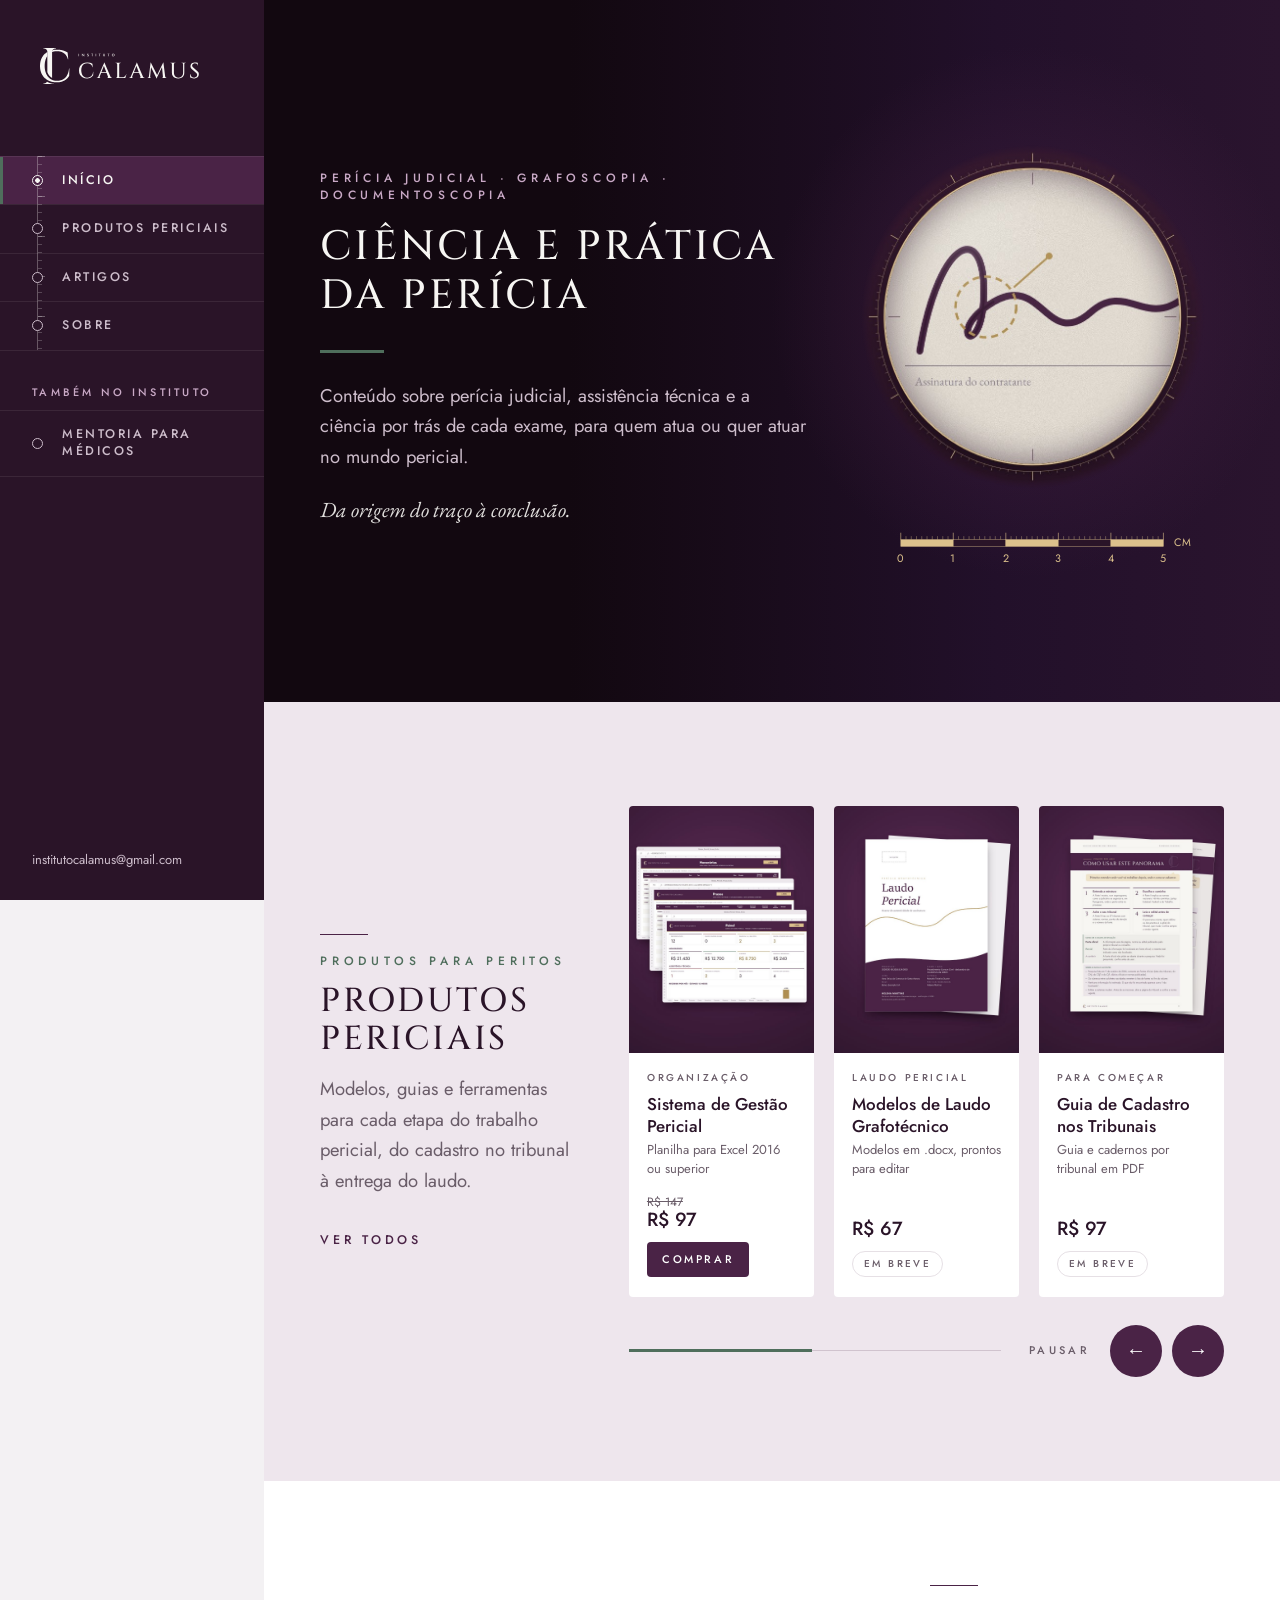
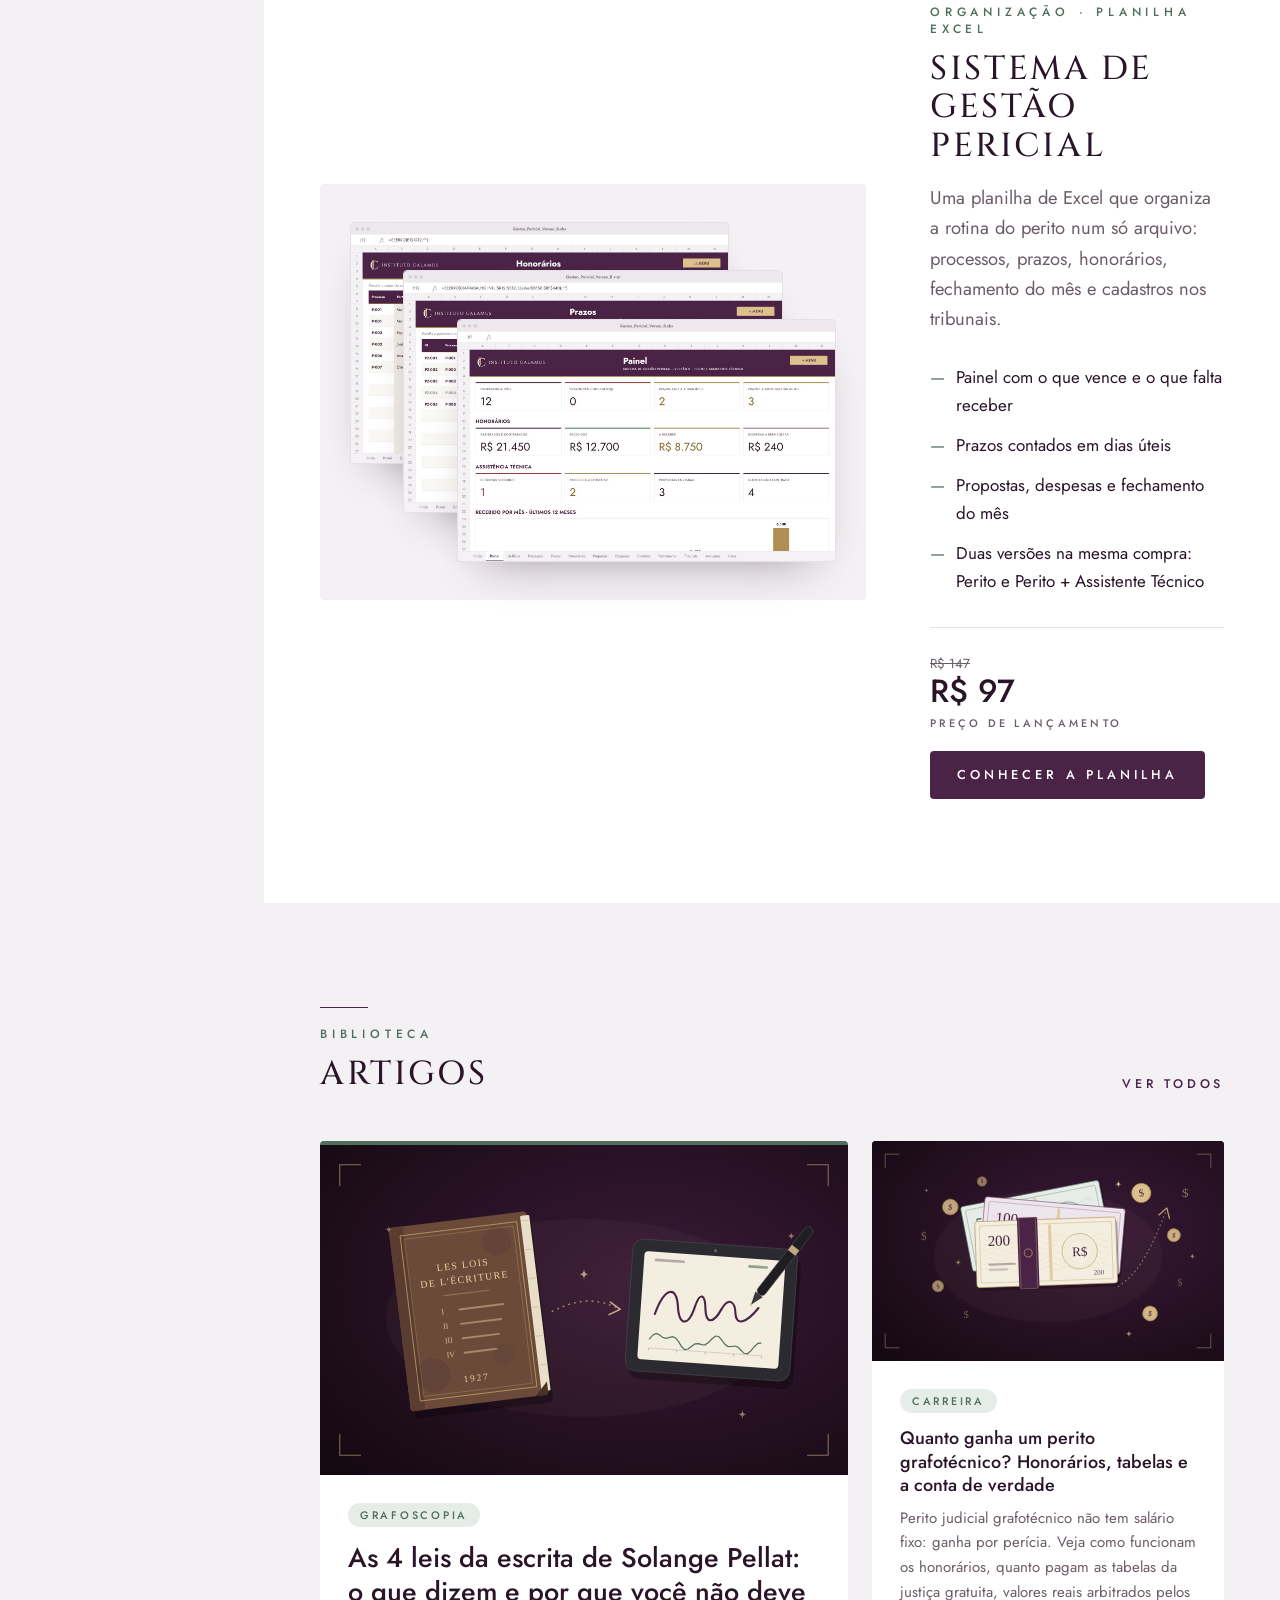
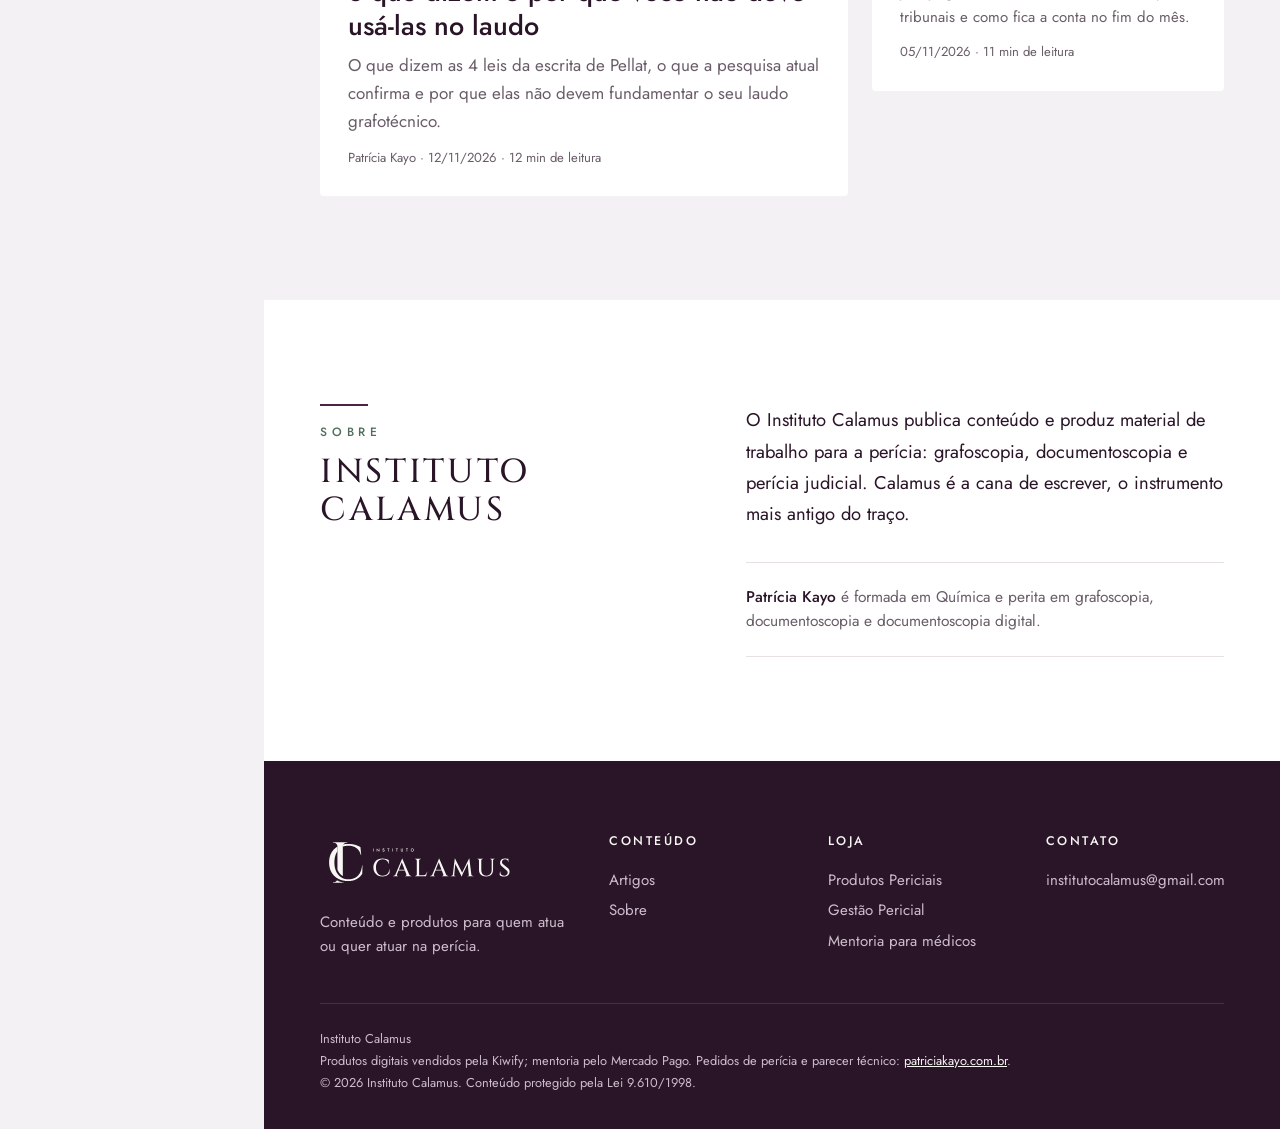
<file: index.html>
<!doctype html>
<html lang="pt-BR">
<head>
<meta charset="utf-8">
<meta name="viewport" content="width=device-width, initial-scale=1">
<title>Instituto Calamus</title>
<meta name="description" content="Instituto Calamus: conteúdo e material de trabalho para peritos em grafoscopia e documentoscopia, e mentoria para médicos recém-formados.">
<link rel="canonical" href="https://institutocalamus.com.br/">
<meta property="og:type" content="website">
<meta property="og:locale" content="pt_BR">
<meta property="og:site_name" content="Instituto Calamus">
<meta property="og:title" content="Instituto Calamus">
<meta property="og:description" content="Instituto Calamus: conteúdo e material de trabalho para peritos em grafoscopia e documentoscopia, e mentoria para médicos recém-formados.">
<meta property="og:url" content="https://institutocalamus.com.br/">
<link rel="icon" type="image/png" sizes="32x32" href="assets/img/favicon_32px.png">
<link rel="icon" type="image/png" sizes="192x192" href="assets/img/favicon_192px.png">
<link rel="apple-touch-icon" href="assets/img/favicon_192px.png">
<link rel="preload" href="assets/fonts/Jost-Variable.woff2" as="font" type="font/woff2" crossorigin>
<link rel="preload" href="assets/fonts/Cinzel-Variable.woff2" as="font" type="font/woff2" crossorigin>
<link rel="stylesheet" href="assets/css/site.css?v=ae09377f">
<script src="assets/js/site.js?v=a7583782" defer></script>
</head>
<body>
<aside class="lat" aria-label="Menu">
  <a class="lat-logo" href="index.html"><img src="assets/img/logo-porcelana.svg" alt="Instituto Calamus, página inicial"><img class="lat-mono" src="assets/img/monograma-porcelana.svg" alt=""></a>
  <nav class="lat-nav" aria-label="Principal">
    <div class="lat-principal">
      <a class="ativo" aria-current="page" href="index.html">Início</a>
      <a href="produtos/index.html">Produtos Periciais</a>
      <a href="artigos/index.html">Artigos</a>
      <a href="sobre/index.html">Sobre</a>
    </div>
    <p class="lat-rot">Também no instituto</p>
    <a href="mentoria/index.html">Mentoria para médicos</a>
  </nav>
  <div class="lat-pe"><a href="mailto:institutocalamus@gmail.com">institutocalamus@gmail.com</a></div>
</aside>
<header class="topo-movel">
  <a href="index.html" aria-label="Instituto Calamus, página inicial"><img src="assets/img/monograma-principal-claro.svg" alt="Instituto Calamus"></a>
  <details><summary>Menu</summary><nav aria-label="Principal"><a href="produtos/index.html">Produtos Periciais</a><a href="artigos/index.html">Artigos</a><a href="sobre/index.html">Sobre</a><a href="mentoria/index.html">Mentoria para médicos</a></nav></details>
</header>
<div class="pagina">
<main>

<section class="abertura">
<div class="abertura-lente" aria-hidden="true"><div class="disco"></div><svg class="regua" viewBox="-10 0 520 70"><path d="M0.0 6V18" stroke="#DCC18C" stroke-opacity="0.85" stroke-width="1.2"/><path d="M9.2 12V18" stroke="#DCC18C" stroke-opacity="0.55" stroke-width="1.2"/><path d="M18.4 12V18" stroke="#DCC18C" stroke-opacity="0.55" stroke-width="1.2"/><path d="M27.6 12V18" stroke="#DCC18C" stroke-opacity="0.55" stroke-width="1.2"/><path d="M36.8 12V18" stroke="#DCC18C" stroke-opacity="0.55" stroke-width="1.2"/><path d="M46.0 12V18" stroke="#DCC18C" stroke-opacity="0.55" stroke-width="1.2"/><path d="M55.2 12V18" stroke="#DCC18C" stroke-opacity="0.55" stroke-width="1.2"/><path d="M64.4 12V18" stroke="#DCC18C" stroke-opacity="0.55" stroke-width="1.2"/><path d="M73.6 12V18" stroke="#DCC18C" stroke-opacity="0.55" stroke-width="1.2"/><path d="M82.8 12V18" stroke="#DCC18C" stroke-opacity="0.55" stroke-width="1.2"/><path d="M92.0 6V18" stroke="#DCC18C" stroke-opacity="0.85" stroke-width="1.2"/><path d="M101.2 12V18" stroke="#DCC18C" stroke-opacity="0.55" stroke-width="1.2"/><path d="M110.4 12V18" stroke="#DCC18C" stroke-opacity="0.55" stroke-width="1.2"/><path d="M119.6 12V18" stroke="#DCC18C" stroke-opacity="0.55" stroke-width="1.2"/><path d="M128.8 12V18" stroke="#DCC18C" stroke-opacity="0.55" stroke-width="1.2"/><path d="M138.0 12V18" stroke="#DCC18C" stroke-opacity="0.55" stroke-width="1.2"/><path d="M147.2 12V18" stroke="#DCC18C" stroke-opacity="0.55" stroke-width="1.2"/><path d="M156.4 12V18" stroke="#DCC18C" stroke-opacity="0.55" stroke-width="1.2"/><path d="M165.6 12V18" stroke="#DCC18C" stroke-opacity="0.55" stroke-width="1.2"/><path d="M174.8 12V18" stroke="#DCC18C" stroke-opacity="0.55" stroke-width="1.2"/><path d="M184.0 6V18" stroke="#DCC18C" stroke-opacity="0.85" stroke-width="1.2"/><path d="M193.2 12V18" stroke="#DCC18C" stroke-opacity="0.55" stroke-width="1.2"/><path d="M202.4 12V18" stroke="#DCC18C" stroke-opacity="0.55" stroke-width="1.2"/><path d="M211.6 12V18" stroke="#DCC18C" stroke-opacity="0.55" stroke-width="1.2"/><path d="M220.8 12V18" stroke="#DCC18C" stroke-opacity="0.55" stroke-width="1.2"/><path d="M230.0 12V18" stroke="#DCC18C" stroke-opacity="0.55" stroke-width="1.2"/><path d="M239.2 12V18" stroke="#DCC18C" stroke-opacity="0.55" stroke-width="1.2"/><path d="M248.4 12V18" stroke="#DCC18C" stroke-opacity="0.55" stroke-width="1.2"/><path d="M257.6 12V18" stroke="#DCC18C" stroke-opacity="0.55" stroke-width="1.2"/><path d="M266.8 12V18" stroke="#DCC18C" stroke-opacity="0.55" stroke-width="1.2"/><path d="M276.0 6V18" stroke="#DCC18C" stroke-opacity="0.85" stroke-width="1.2"/><path d="M285.2 12V18" stroke="#DCC18C" stroke-opacity="0.55" stroke-width="1.2"/><path d="M294.4 12V18" stroke="#DCC18C" stroke-opacity="0.55" stroke-width="1.2"/><path d="M303.6 12V18" stroke="#DCC18C" stroke-opacity="0.55" stroke-width="1.2"/><path d="M312.8 12V18" stroke="#DCC18C" stroke-opacity="0.55" stroke-width="1.2"/><path d="M322.0 12V18" stroke="#DCC18C" stroke-opacity="0.55" stroke-width="1.2"/><path d="M331.2 12V18" stroke="#DCC18C" stroke-opacity="0.55" stroke-width="1.2"/><path d="M340.4 12V18" stroke="#DCC18C" stroke-opacity="0.55" stroke-width="1.2"/><path d="M349.6 12V18" stroke="#DCC18C" stroke-opacity="0.55" stroke-width="1.2"/><path d="M358.8 12V18" stroke="#DCC18C" stroke-opacity="0.55" stroke-width="1.2"/><path d="M368.0 6V18" stroke="#DCC18C" stroke-opacity="0.85" stroke-width="1.2"/><path d="M377.2 12V18" stroke="#DCC18C" stroke-opacity="0.55" stroke-width="1.2"/><path d="M386.4 12V18" stroke="#DCC18C" stroke-opacity="0.55" stroke-width="1.2"/><path d="M395.6 12V18" stroke="#DCC18C" stroke-opacity="0.55" stroke-width="1.2"/><path d="M404.8 12V18" stroke="#DCC18C" stroke-opacity="0.55" stroke-width="1.2"/><path d="M414.0 12V18" stroke="#DCC18C" stroke-opacity="0.55" stroke-width="1.2"/><path d="M423.2 12V18" stroke="#DCC18C" stroke-opacity="0.55" stroke-width="1.2"/><path d="M432.4 12V18" stroke="#DCC18C" stroke-opacity="0.55" stroke-width="1.2"/><path d="M441.6 12V18" stroke="#DCC18C" stroke-opacity="0.55" stroke-width="1.2"/><path d="M450.8 12V18" stroke="#DCC18C" stroke-opacity="0.55" stroke-width="1.2"/><path d="M460.0 6V18" stroke="#DCC18C" stroke-opacity="0.85" stroke-width="1.2"/><rect x="0.0" y="18" width="92.0" height="12" fill="#DCC18C" stroke="#DCC18C" stroke-opacity=".7" stroke-width="1"/><rect x="92.0" y="18" width="92.0" height="12" fill="#2A1428" stroke="#DCC18C" stroke-opacity=".7" stroke-width="1"/><rect x="184.0" y="18" width="92.0" height="12" fill="#DCC18C" stroke="#DCC18C" stroke-opacity=".7" stroke-width="1"/><rect x="276.0" y="18" width="92.0" height="12" fill="#2A1428" stroke="#DCC18C" stroke-opacity=".7" stroke-width="1"/><rect x="368.0" y="18" width="92.0" height="12" fill="#DCC18C" stroke="#DCC18C" stroke-opacity=".7" stroke-width="1"/><g font-family="Jost, sans-serif" font-size="19" fill="#DCC18C" letter-spacing="1"><text x="0.0" y="58" text-anchor="middle">0</text><text x="92.0" y="58" text-anchor="middle">1</text><text x="184.0" y="58" text-anchor="middle">2</text><text x="276.0" y="58" text-anchor="middle">3</text><text x="368.0" y="58" text-anchor="middle">4</text><text x="460.0" y="58" text-anchor="middle">5</text><text x="478" y="30" letter-spacing="3">CM</text></g></svg></div>
<div class="wrap"><div class="abertura-txt">
  <p class="rotulo">Perícia judicial · Grafoscopia · Documentoscopia</p>
  <h1 class="h1 abertura-tit">Ciência e prática da perícia</h1>
  <span class="barra"></span>
  <p class="lead">Conteúdo sobre perícia judicial, assistência técnica e a ciência por trás de cada exame, para quem atua ou quer atuar no mundo pericial.</p>
  <p class="italico">Da origem do traço à conclusão.</p>
</div></div></section>

<section class="secao produtos" aria-labelledby="t-produtos"><div class="wrap prod-grade">
  <div class="cab-secao">
    <div><span class="filete"></span><p class="rotulo">Produtos para peritos</p><h2 class="h2" id="t-produtos">Produtos Periciais</h2>
      <p class="lead">Modelos, guias e ferramentas para cada etapa do trabalho pericial, do cadastro no tribunal à entrega do laudo.</p></div>
    <div class="prod-controles"><a class="mais" href="produtos/index.html">Ver todos</a></div>
  </div>
  <div class="prod-vitrine">
    <div class="colecao" tabindex="0" role="region" aria-label="Produtos Periciais"><article class="prod-cartao">
      <a class="prod-arte" href="produtos/index.html#sistema-de-gestao-pericial" tabindex="-1" aria-hidden="true"><img src="assets/img/colecao/capa-gestao.jpg" alt="" loading="lazy" width="900" height="1200"></a>
      <div class="prod-corpo">
        <p class="etiqueta">Organização</p>
        <h3><a href="produtos/index.html#sistema-de-gestao-pericial">Sistema de Gestão Pericial</a></h3>
        <p class="formato">Planilha para Excel 2016 ou superior</p>
        <div class="prod-pe"><p class="preco"><s>R$ 147</s>R$ 97</p><a class="btn" href="https://pay.kiwify.com.br/hRfK6Sk?src=site" target="_blank" rel="noopener">Comprar</a></div>
      </div>
    </article><article class="prod-cartao">
      <a class="prod-arte" href="produtos/index.html#modelos-de-laudo-grafotecnico" tabindex="-1" aria-hidden="true"><img src="assets/img/colecao/capa-laudo.jpg" alt="" loading="lazy" width="900" height="1200"></a>
      <div class="prod-corpo">
        <p class="etiqueta">Laudo pericial</p>
        <h3><a href="produtos/index.html#modelos-de-laudo-grafotecnico">Modelos de Laudo Grafotécnico</a></h3>
        <p class="formato">Modelos em .docx, prontos para editar</p>
        <div class="prod-pe"><p class="preco">R$ 67</p><span class="status">Em breve</span></div>
      </div>
    </article><article class="prod-cartao">
      <a class="prod-arte" href="produtos/index.html#guia-de-cadastro-nos-tribunais" tabindex="-1" aria-hidden="true"><img src="assets/img/colecao/capa-guia.jpg" alt="" loading="lazy" width="900" height="1200"></a>
      <div class="prod-corpo">
        <p class="etiqueta">Para começar</p>
        <h3><a href="produtos/index.html#guia-de-cadastro-nos-tribunais">Guia de Cadastro nos Tribunais</a></h3>
        <p class="formato">Guia e cadernos por tribunal em PDF</p>
        <div class="prod-pe"><p class="preco">R$ 97</p><span class="status">Em breve</span></div>
      </div>
    </article><article class="prod-cartao">
      <a class="prod-arte" href="produtos/index.html#kit-de-peticoes-do-perito" tabindex="-1" aria-hidden="true"><img src="assets/img/colecao/capa-peticoes.jpg" alt="" loading="lazy" width="900" height="1200"></a>
      <div class="prod-corpo">
        <p class="etiqueta">Para começar</p>
        <h3><a href="produtos/index.html#kit-de-peticoes-do-perito">Kit de Petições do Perito</a></h3>
        <p class="formato">Modelos .docx + guia em PDF</p>
        <div class="prod-pe"><span class="status">Em breve</span></div>
      </div>
    </article><article class="prod-cartao">
      <a class="prod-arte" href="produtos/index.html#catalogo-de-quadros-comparativos" tabindex="-1" aria-hidden="true"><img src="assets/img/colecao/capa-quadros.jpg" alt="" loading="lazy" width="900" height="1200"></a>
      <div class="prod-corpo">
        <p class="etiqueta">Estudo</p>
        <h3><a href="produtos/index.html#catalogo-de-quadros-comparativos">Catálogo de Quadros Comparativos</a></h3>
        <p class="formato">Catálogo PDF + biblioteca em PowerPoint</p>
        <div class="prod-pe"><span class="status">Em breve</span></div>
      </div>
    </article><article class="prod-cartao">
      <a class="prod-arte" href="produtos/index.html#kit-perito-total" tabindex="-1" aria-hidden="true"><img src="assets/img/colecao/capa-kit.jpg" alt="" loading="lazy" width="900" height="1200"></a>
      <div class="prod-corpo">
        <p class="etiqueta">Coleção completa</p>
        <h3><a href="produtos/index.html#kit-perito-total">Kit Perito Total</a></h3>
        <p class="formato">Todos os produtos, com atualização por dois anos</p>
        <div class="prod-pe"><span class="status">Em breve</span></div>
      </div>
    </article></div>
    <div class="trilha-pe">
      <div class="trilha-barra" aria-hidden="true"><span></span></div>
      <div class="setas"><button class="mais pausa" type="button" aria-pressed="false">Pausar</button><button class="seta" type="button" data-dir="-1" aria-label="Produtos anteriores">←</button><button class="seta" type="button" data-dir="1" aria-label="Próximos produtos">→</button></div>
    </div>
  </div>
</div></section>

<section class="secao branca" aria-labelledby="t-gestao"><div class="wrap gestao-grade">
  <div class="vitrine"><div class="cascata" role="img" aria-label="Três abas da planilha Sistema de Gestão Pericial em cascata: Honorários, Prazos e Painel">
    <img class="c1" src="assets/img/gestao-pericial/aba-honorarios.jpg" alt="" loading="lazy" width="1500" height="960">
    <img class="c2" src="assets/img/gestao-pericial/aba-prazos.jpg" alt="" loading="lazy" width="1500" height="960">
    <img class="c3" src="assets/img/gestao-pericial/aba-painel.jpg" alt="" loading="lazy" width="1500" height="960">
  </div></div>
  <div class="gestao-txt">
    <span class="filete"></span><p class="rotulo">Organização · Planilha Excel</p>
    <h2 class="h2" id="t-gestao">Sistema de Gestão Pericial</h2>
    <p class="lead">Uma planilha de Excel que organiza a rotina do perito num só arquivo: processos, prazos, honorários, fechamento do mês e cadastros nos tribunais.</p>
    <ul class="marcas"><li>Painel com o que vence e o que falta receber</li><li>Prazos contados em dias úteis</li><li>Propostas, despesas e fechamento do mês</li><li>Duas versões na mesma compra: Perito e Perito + Assistente Técnico</li></ul>
    <div class="compra"><p class="preco"><s>R$ 147</s>R$ 97<small>Preço de lançamento</small></p><a class="btn" href="gestao-pericial/index.html">Conhecer a planilha</a></div>
  </div>
</div></section>

<section class="secao" aria-labelledby="t-artigos"><div class="wrap">
  <div class="cab-secao"><div><span class="filete"></span><p class="rotulo">Biblioteca</p><h2 class="h2" id="t-artigos">Artigos</h2></div><a class="mais" href="artigos/index.html">Ver todos</a></div>
  <div class="jornal-topo sem-lista">
    <article class="art-destaque">
      <a class="art-img" href="artigos/as-4-leis-da-escrita-por-que-nao-usar.html" tabindex="-1" aria-hidden="true"><img src="assets/img/artigos/as-4-leis-da-escrita-por-que-nao-usar.svg" alt="" loading="lazy"></a>
      <div class="art-txt"><span class="pilula">Grafoscopia</span><h3><a href="artigos/as-4-leis-da-escrita-por-que-nao-usar.html">As 4 leis da escrita de Solange Pellat: o que dizem e por que você não deve usá-las no laudo</a></h3><p class="resumo">O que dizem as 4 leis da escrita de Pellat, o que a pesquisa atual confirma e por que elas não devem fundamentar o seu laudo grafotécnico.</p><p class="meta">Patrícia Kayo · 12/11/2026 · 12 min de leitura</p></div>
    </article>
    <div class="coluna-seg"><article class="art-seg">
      <a class="art-img" href="artigos/quanto-ganha-perito-grafotecnico.html" tabindex="-1" aria-hidden="true"><img src="assets/img/artigos/quanto-ganha-perito-grafotecnico.svg" alt="" loading="lazy"></a>
      <div class="art-txt"><span class="pilula">Carreira</span><h3><a href="artigos/quanto-ganha-perito-grafotecnico.html">Quanto ganha um perito grafotécnico? Honorários, tabelas e a conta de verdade</a></h3><p class="resumo">Perito judicial grafotécnico não tem salário fixo: ganha por perícia. Veja como funcionam os honorários, quanto pagam as tabelas da justiça gratuita, valores reais arbitrados pelos tribunais e como fica a conta no fim do mês.</p><p class="meta">05/11/2026 · 11 min de leitura</p></div>
    </article></div>
    
  </div>
  
</div></section>

<section class="secao branca sobre" aria-labelledby="t-sobre"><div class="wrap sobre-grade">
  <div><span class="filete"></span><p class="rotulo">Sobre</p><h2 class="h2" id="t-sobre">Instituto Calamus</h2></div>
  <div class="sobre-txt">
    <p>O Instituto Calamus publica conteúdo e produz material de trabalho para a perícia: grafoscopia, documentoscopia e perícia judicial. Calamus é a cana de escrever, o instrumento mais antigo do traço.</p>
    <div class="autoria"><p><strong>Patrícia Kayo</strong> é formada em Química e perita em grafoscopia, documentoscopia e documentoscopia digital.</p></div>
  </div>
</div></section>

</main>
<footer class="rodape"><div class="wrap">
  <div class="rod-grade">
    <div><img src="assets/img/logo-porcelana.svg" alt="Instituto Calamus"><p class="frase">Conteúdo e produtos para quem atua ou quer atuar na perícia.</p></div>
    <div><p class="rod-tit">Conteúdo</p><a href="artigos/index.html">Artigos</a><a href="sobre/index.html">Sobre</a></div>
    <div><p class="rod-tit">Loja</p><a href="produtos/index.html">Produtos Periciais</a><a href="gestao-pericial/index.html">Gestão Pericial</a><a href="mentoria/index.html">Mentoria para médicos</a></div>
    <div><p class="rod-tit">Contato</p><a href="mailto:institutocalamus@gmail.com">institutocalamus@gmail.com</a></div>
  </div>
  <p class="legal">Instituto Calamus<br>
    Produtos digitais vendidos pela Kiwify; mentoria pelo Mercado Pago. Pedidos de perícia e parecer técnico: <a href="https://patriciakayo.com.br">patriciakayo.com.br</a>.<br>
    © 2026 Instituto Calamus. Conteúdo protegido pela Lei 9.610/1998.</p>
</div></footer>
</div>
</body>
</html>
</file>
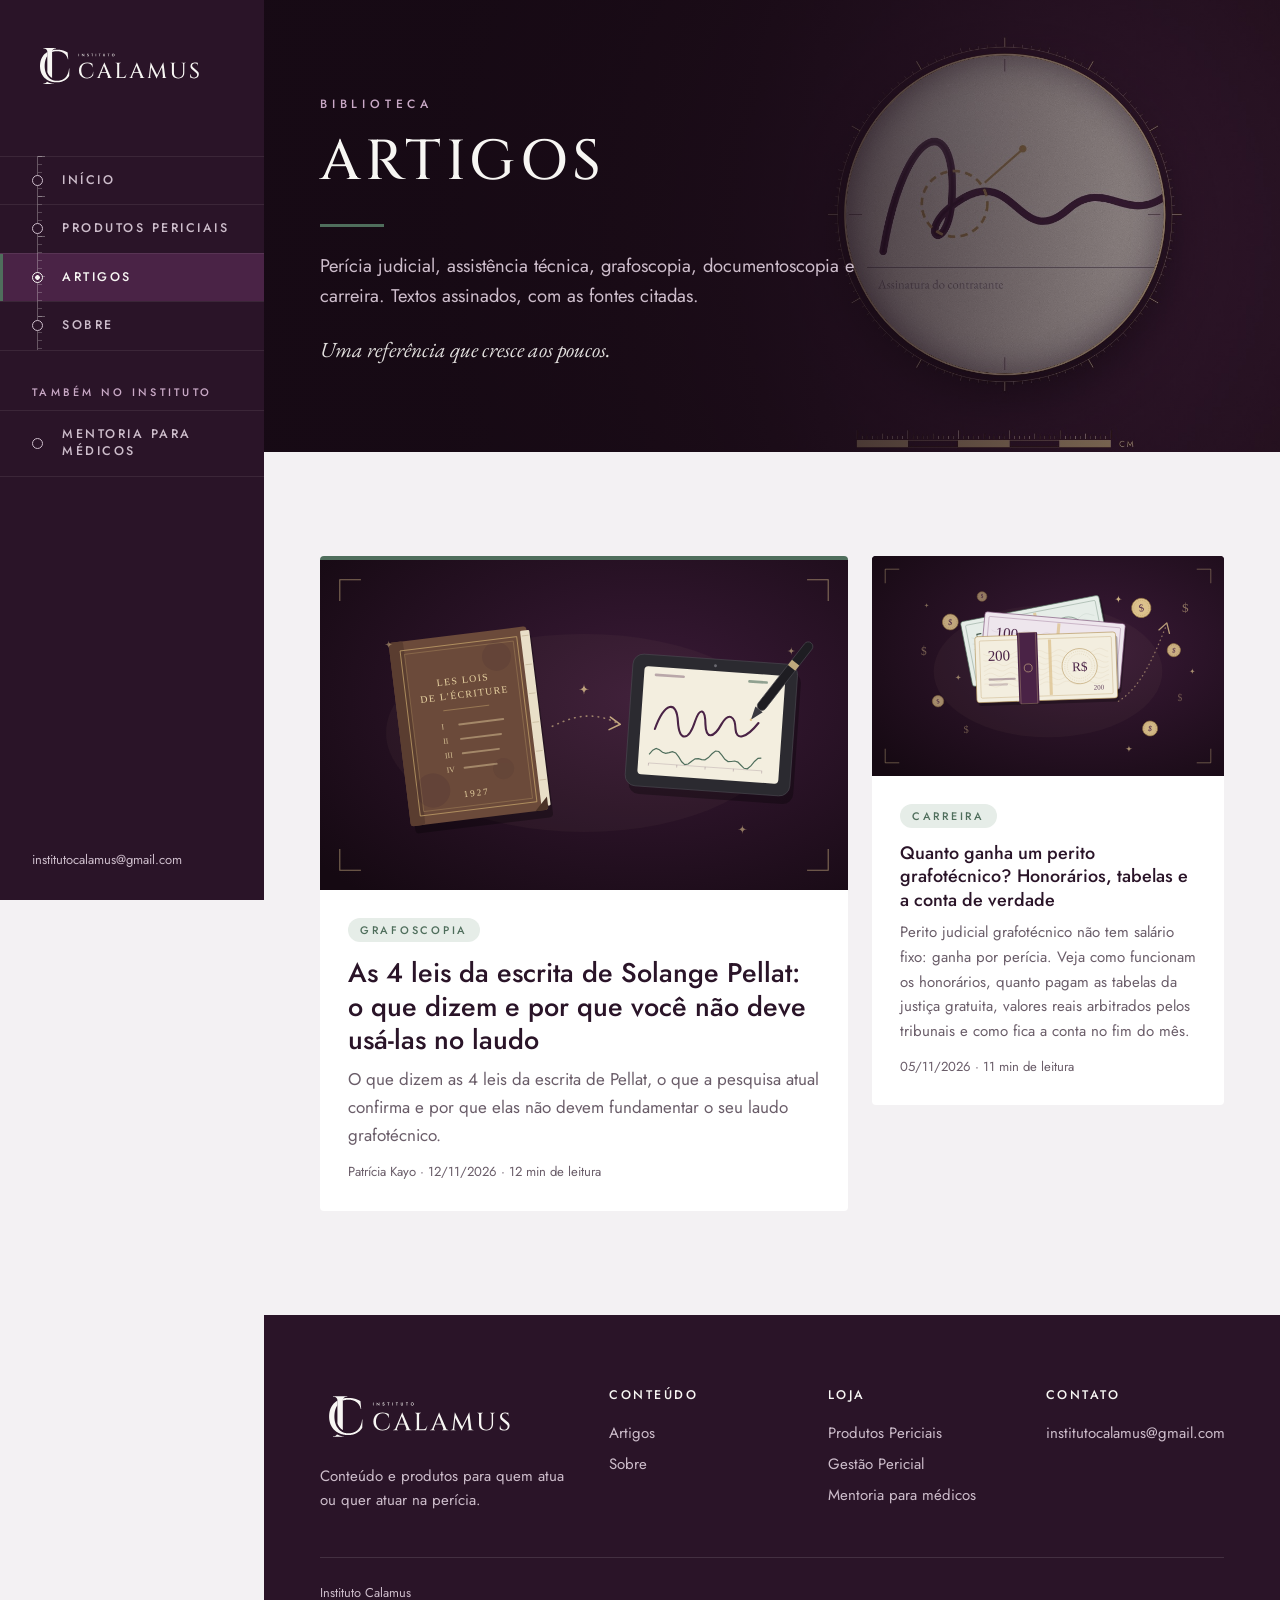
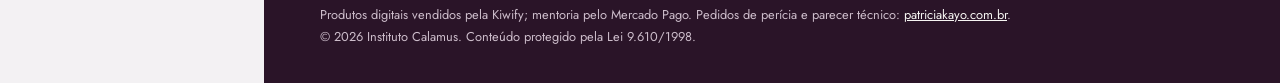
<file: artigos/index.html>
<!doctype html>
<html lang="pt-BR">
<head>
<meta charset="utf-8">
<meta name="viewport" content="width=device-width, initial-scale=1">
<title>Artigos · Instituto Calamus</title>
<meta name="description" content="Artigos sobre perícia judicial, assistência técnica, grafoscopia e documentoscopia.">
<link rel="canonical" href="https://institutocalamus.com.br/artigos/">
<meta property="og:type" content="website">
<meta property="og:locale" content="pt_BR">
<meta property="og:site_name" content="Instituto Calamus">
<meta property="og:title" content="Artigos · Instituto Calamus">
<meta property="og:description" content="Artigos sobre perícia judicial, assistência técnica, grafoscopia e documentoscopia.">
<meta property="og:url" content="https://institutocalamus.com.br/artigos/">
<link rel="icon" type="image/png" sizes="32x32" href="../assets/img/favicon_32px.png">
<link rel="icon" type="image/png" sizes="192x192" href="../assets/img/favicon_192px.png">
<link rel="apple-touch-icon" href="../assets/img/favicon_192px.png">
<link rel="preload" href="../assets/fonts/Jost-Variable.woff2" as="font" type="font/woff2" crossorigin>
<link rel="preload" href="../assets/fonts/Cinzel-Variable.woff2" as="font" type="font/woff2" crossorigin>
<link rel="stylesheet" href="../assets/css/site.css?v=ae09377f">
<script src="../assets/js/site.js?v=a7583782" defer></script>
</head>
<body>
<aside class="lat" aria-label="Menu">
  <a class="lat-logo" href="../index.html"><img src="../assets/img/logo-porcelana.svg" alt="Instituto Calamus, página inicial"><img class="lat-mono" src="../assets/img/monograma-porcelana.svg" alt=""></a>
  <nav class="lat-nav" aria-label="Principal">
    <div class="lat-principal">
      <a href="../index.html">Início</a>
      <a href="../produtos/index.html">Produtos Periciais</a>
      <a class="ativo" aria-current="page" href="../artigos/index.html">Artigos</a>
      <a href="../sobre/index.html">Sobre</a>
    </div>
    <p class="lat-rot">Também no instituto</p>
    <a href="../mentoria/index.html">Mentoria para médicos</a>
  </nav>
  <div class="lat-pe"><a href="mailto:institutocalamus@gmail.com">institutocalamus@gmail.com</a></div>
</aside>
<header class="topo-movel">
  <a href="../index.html" aria-label="Instituto Calamus, página inicial"><img src="../assets/img/monograma-principal-claro.svg" alt="Instituto Calamus"></a>
  <details><summary>Menu</summary><nav aria-label="Principal"><a href="../produtos/index.html">Produtos Periciais</a><a class="ativo" aria-current="page" href="../artigos/index.html">Artigos</a><a href="../sobre/index.html">Sobre</a><a href="../mentoria/index.html">Mentoria para médicos</a></nav></details>
</header>
<div class="pagina">
<main>
<section class="topo-pagina"><div class="wrap">
  <p class="rotulo">Biblioteca</p>
  <h1 class="h1">Artigos</h1>
  <span class="barra"></span>
  <p class="lead">Perícia judicial, assistência técnica, grafoscopia, documentoscopia e carreira. Textos assinados, com as fontes citadas.</p><p class="italico">Uma referência que cresce aos poucos.</p>
</div></section>
<section class="secao"><div class="wrap">
  <div class="jornal-topo sem-lista">
    <article class="art-destaque">
      <a class="art-img" href="../artigos/as-4-leis-da-escrita-por-que-nao-usar.html" tabindex="-1" aria-hidden="true"><img src="../assets/img/artigos/as-4-leis-da-escrita-por-que-nao-usar.svg" alt="" loading="lazy"></a>
      <div class="art-txt"><span class="pilula">Grafoscopia</span><h3><a href="../artigos/as-4-leis-da-escrita-por-que-nao-usar.html">As 4 leis da escrita de Solange Pellat: o que dizem e por que você não deve usá-las no laudo</a></h3><p class="resumo">O que dizem as 4 leis da escrita de Pellat, o que a pesquisa atual confirma e por que elas não devem fundamentar o seu laudo grafotécnico.</p><p class="meta">Patrícia Kayo · 12/11/2026 · 12 min de leitura</p></div>
    </article>
    <div class="coluna-seg"><article class="art-seg">
      <a class="art-img" href="../artigos/quanto-ganha-perito-grafotecnico.html" tabindex="-1" aria-hidden="true"><img src="../assets/img/artigos/quanto-ganha-perito-grafotecnico.svg" alt="" loading="lazy"></a>
      <div class="art-txt"><span class="pilula">Carreira</span><h3><a href="../artigos/quanto-ganha-perito-grafotecnico.html">Quanto ganha um perito grafotécnico? Honorários, tabelas e a conta de verdade</a></h3><p class="resumo">Perito judicial grafotécnico não tem salário fixo: ganha por perícia. Veja como funcionam os honorários, quanto pagam as tabelas da justiça gratuita, valores reais arbitrados pelos tribunais e como fica a conta no fim do mês.</p><p class="meta">05/11/2026 · 11 min de leitura</p></div>
    </article></div>
    
  </div>
  
</div></section>
</main>
<footer class="rodape"><div class="wrap">
  <div class="rod-grade">
    <div><img src="../assets/img/logo-porcelana.svg" alt="Instituto Calamus"><p class="frase">Conteúdo e produtos para quem atua ou quer atuar na perícia.</p></div>
    <div><p class="rod-tit">Conteúdo</p><a href="../artigos/index.html">Artigos</a><a href="../sobre/index.html">Sobre</a></div>
    <div><p class="rod-tit">Loja</p><a href="../produtos/index.html">Produtos Periciais</a><a href="../gestao-pericial/index.html">Gestão Pericial</a><a href="../mentoria/index.html">Mentoria para médicos</a></div>
    <div><p class="rod-tit">Contato</p><a href="mailto:institutocalamus@gmail.com">institutocalamus@gmail.com</a></div>
  </div>
  <p class="legal">Instituto Calamus<br>
    Produtos digitais vendidos pela Kiwify; mentoria pelo Mercado Pago. Pedidos de perícia e parecer técnico: <a href="https://patriciakayo.com.br">patriciakayo.com.br</a>.<br>
    © 2026 Instituto Calamus. Conteúdo protegido pela Lei 9.610/1998.</p>
</div></footer>
</div>
</body>
</html>
</file>
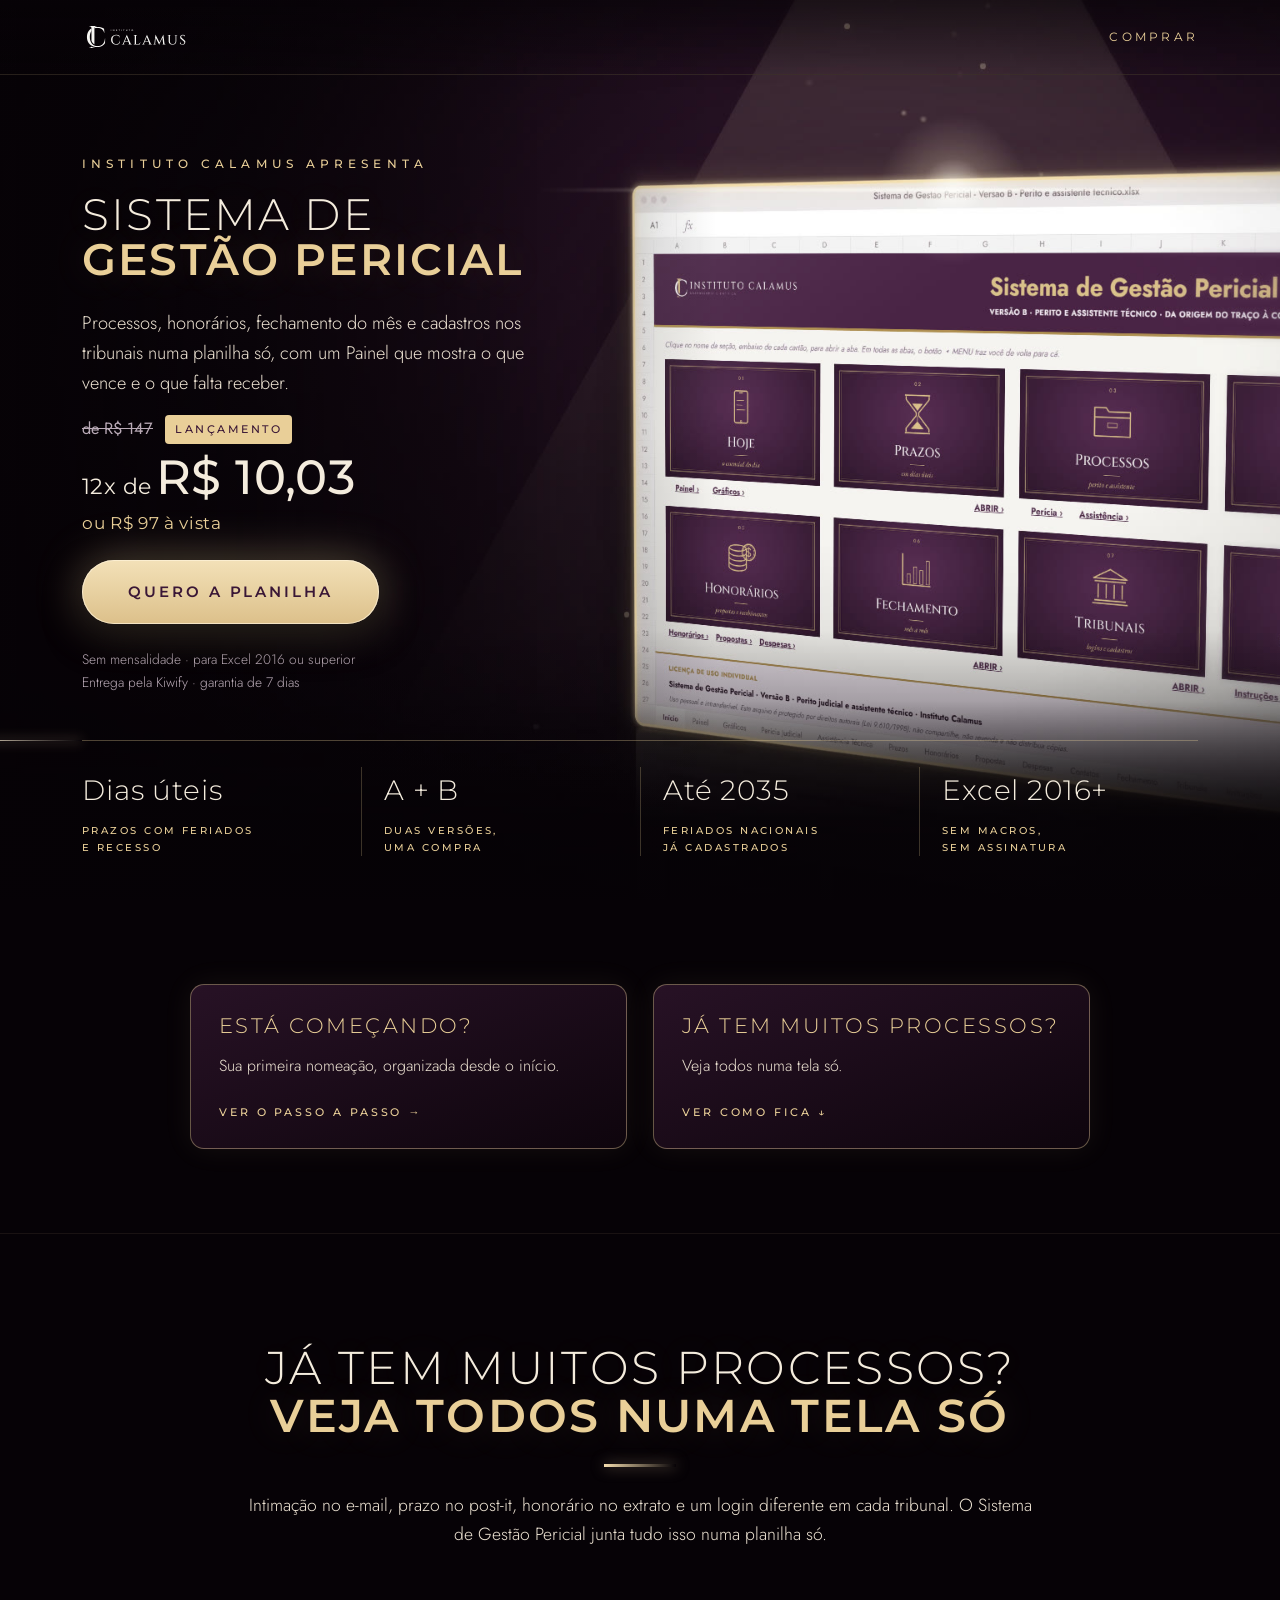
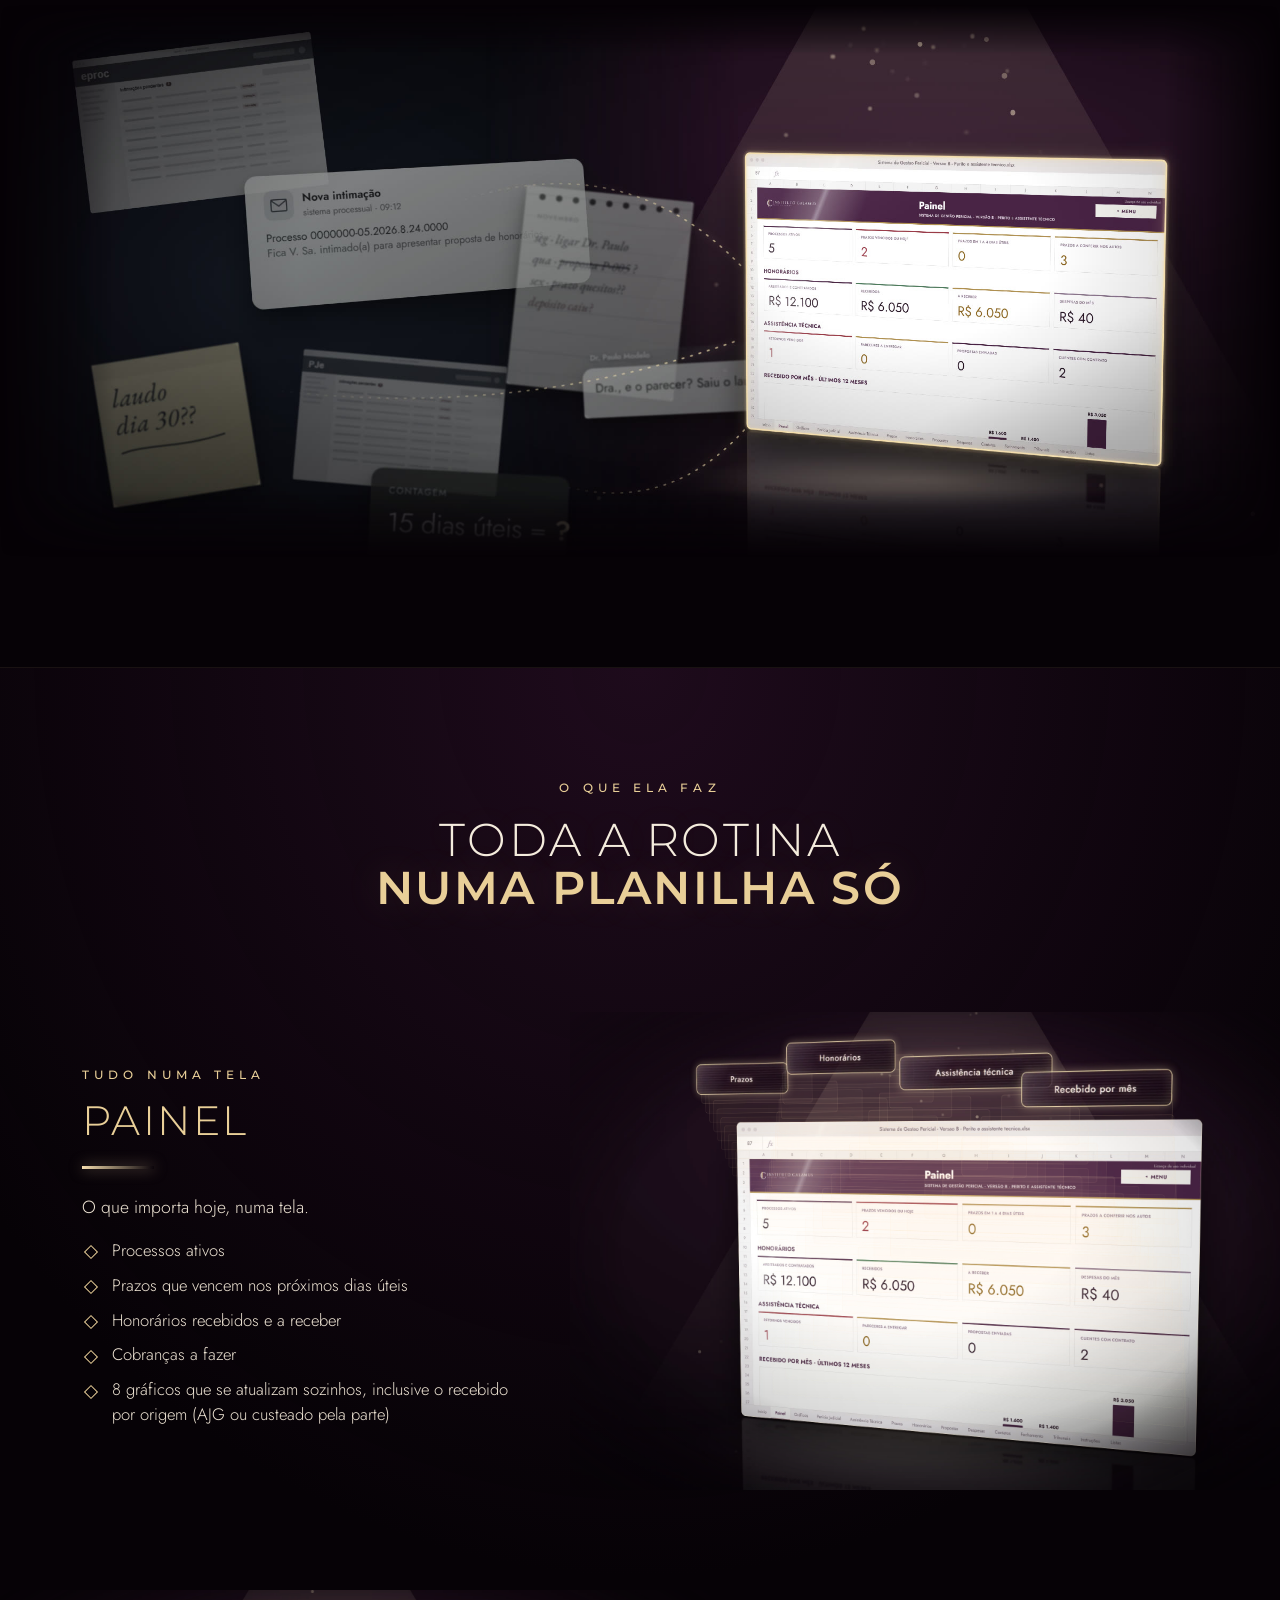
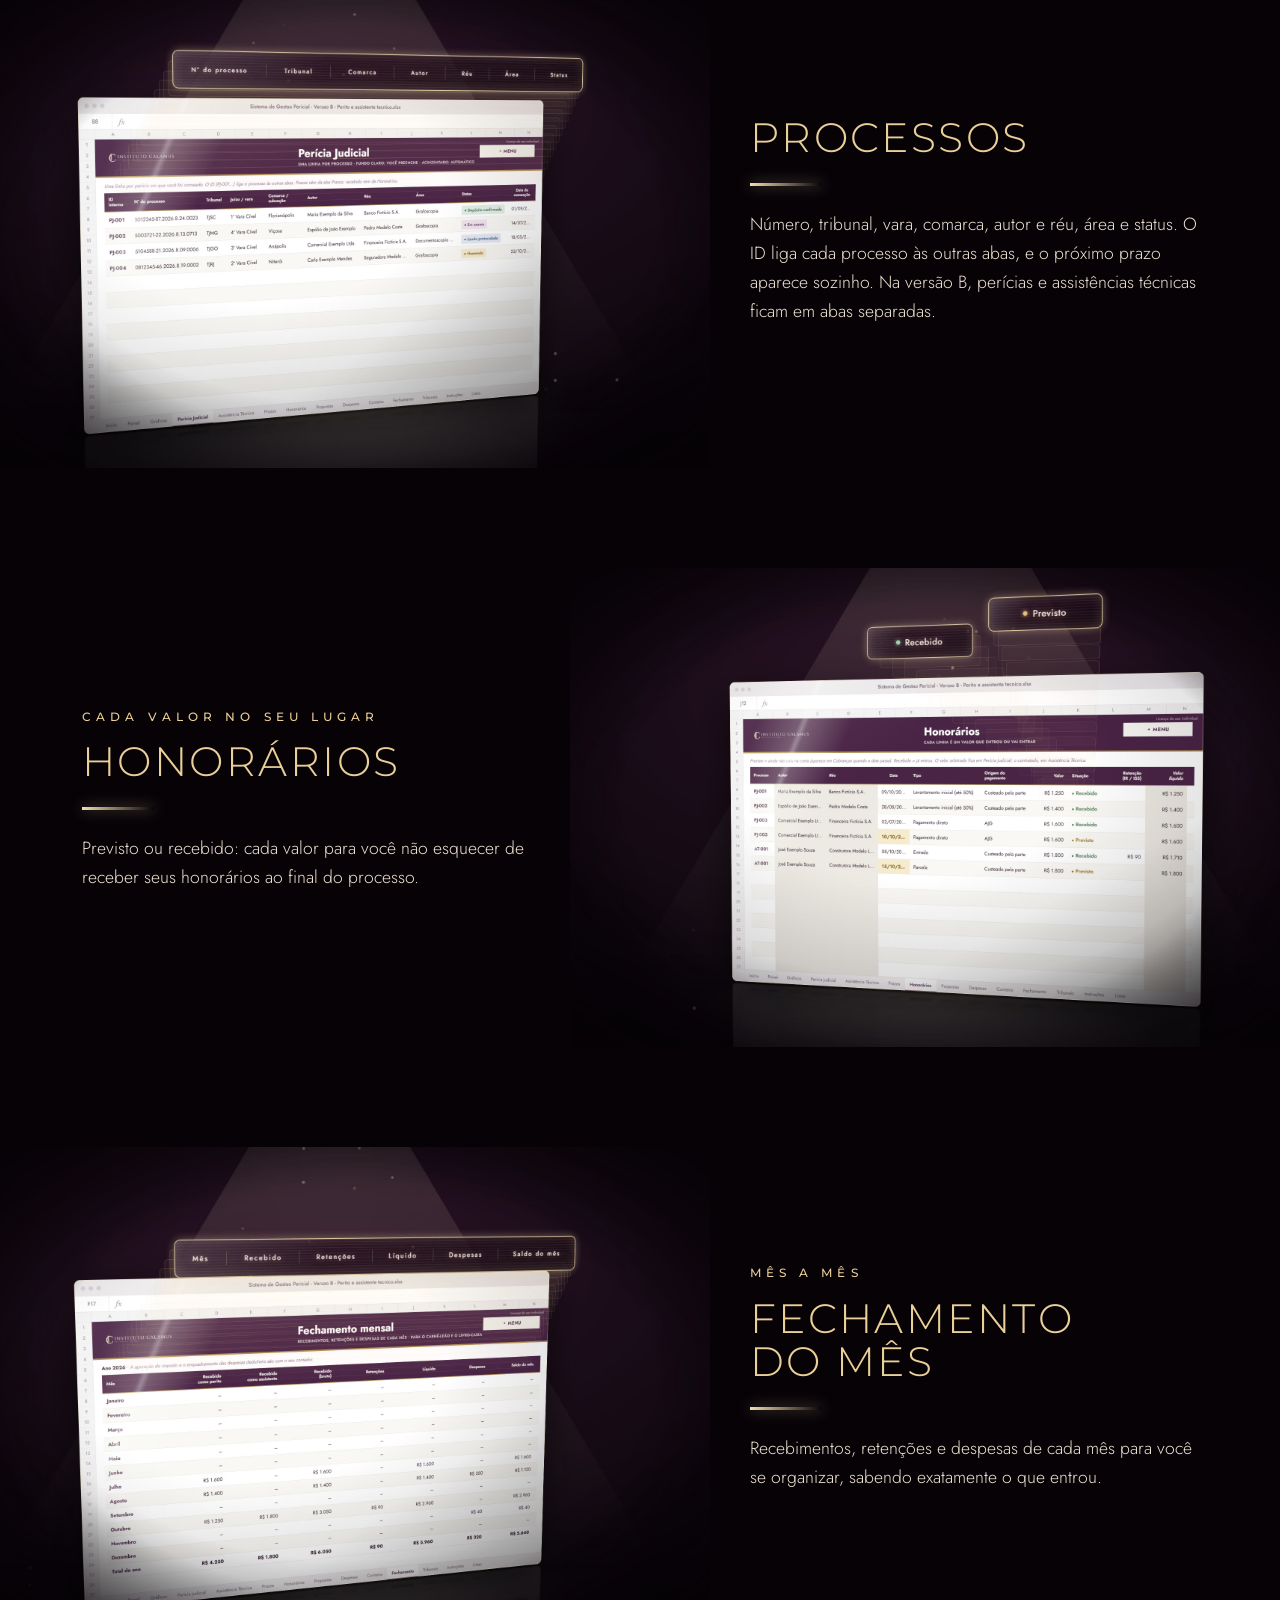
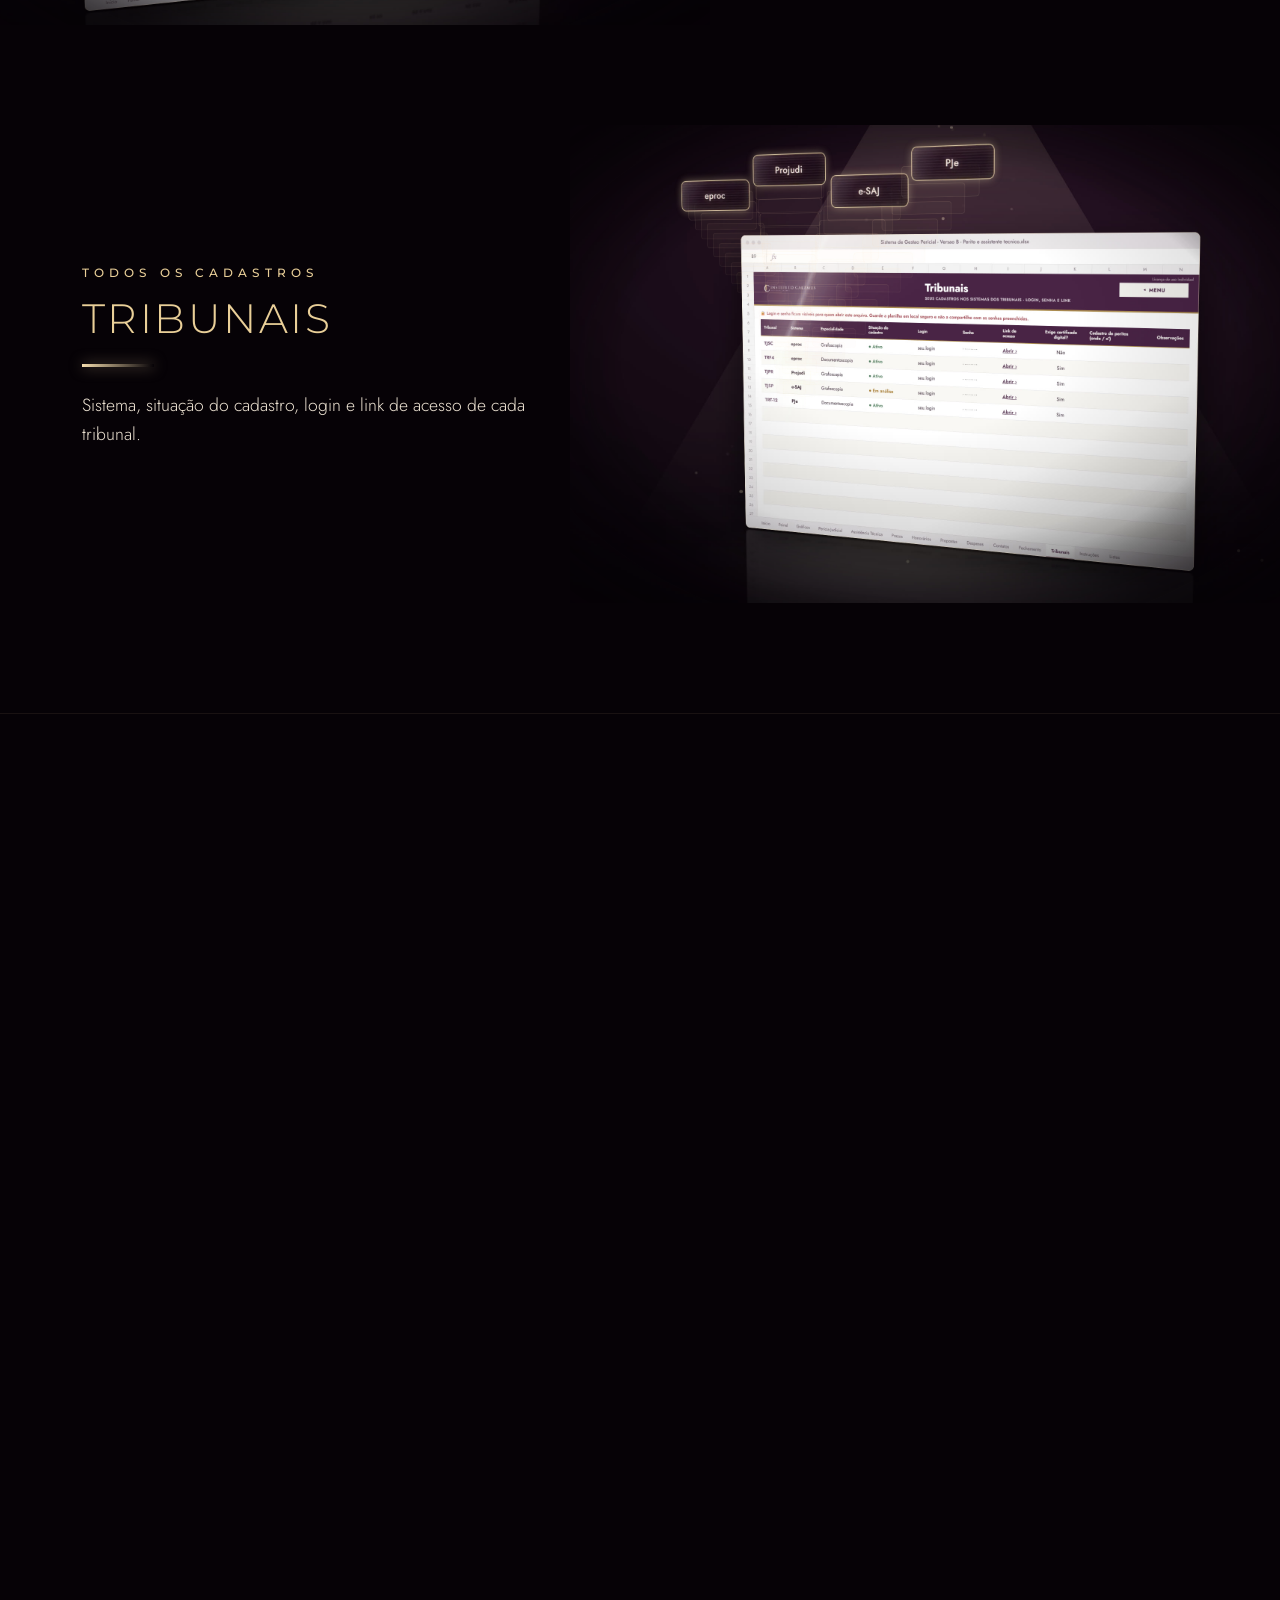
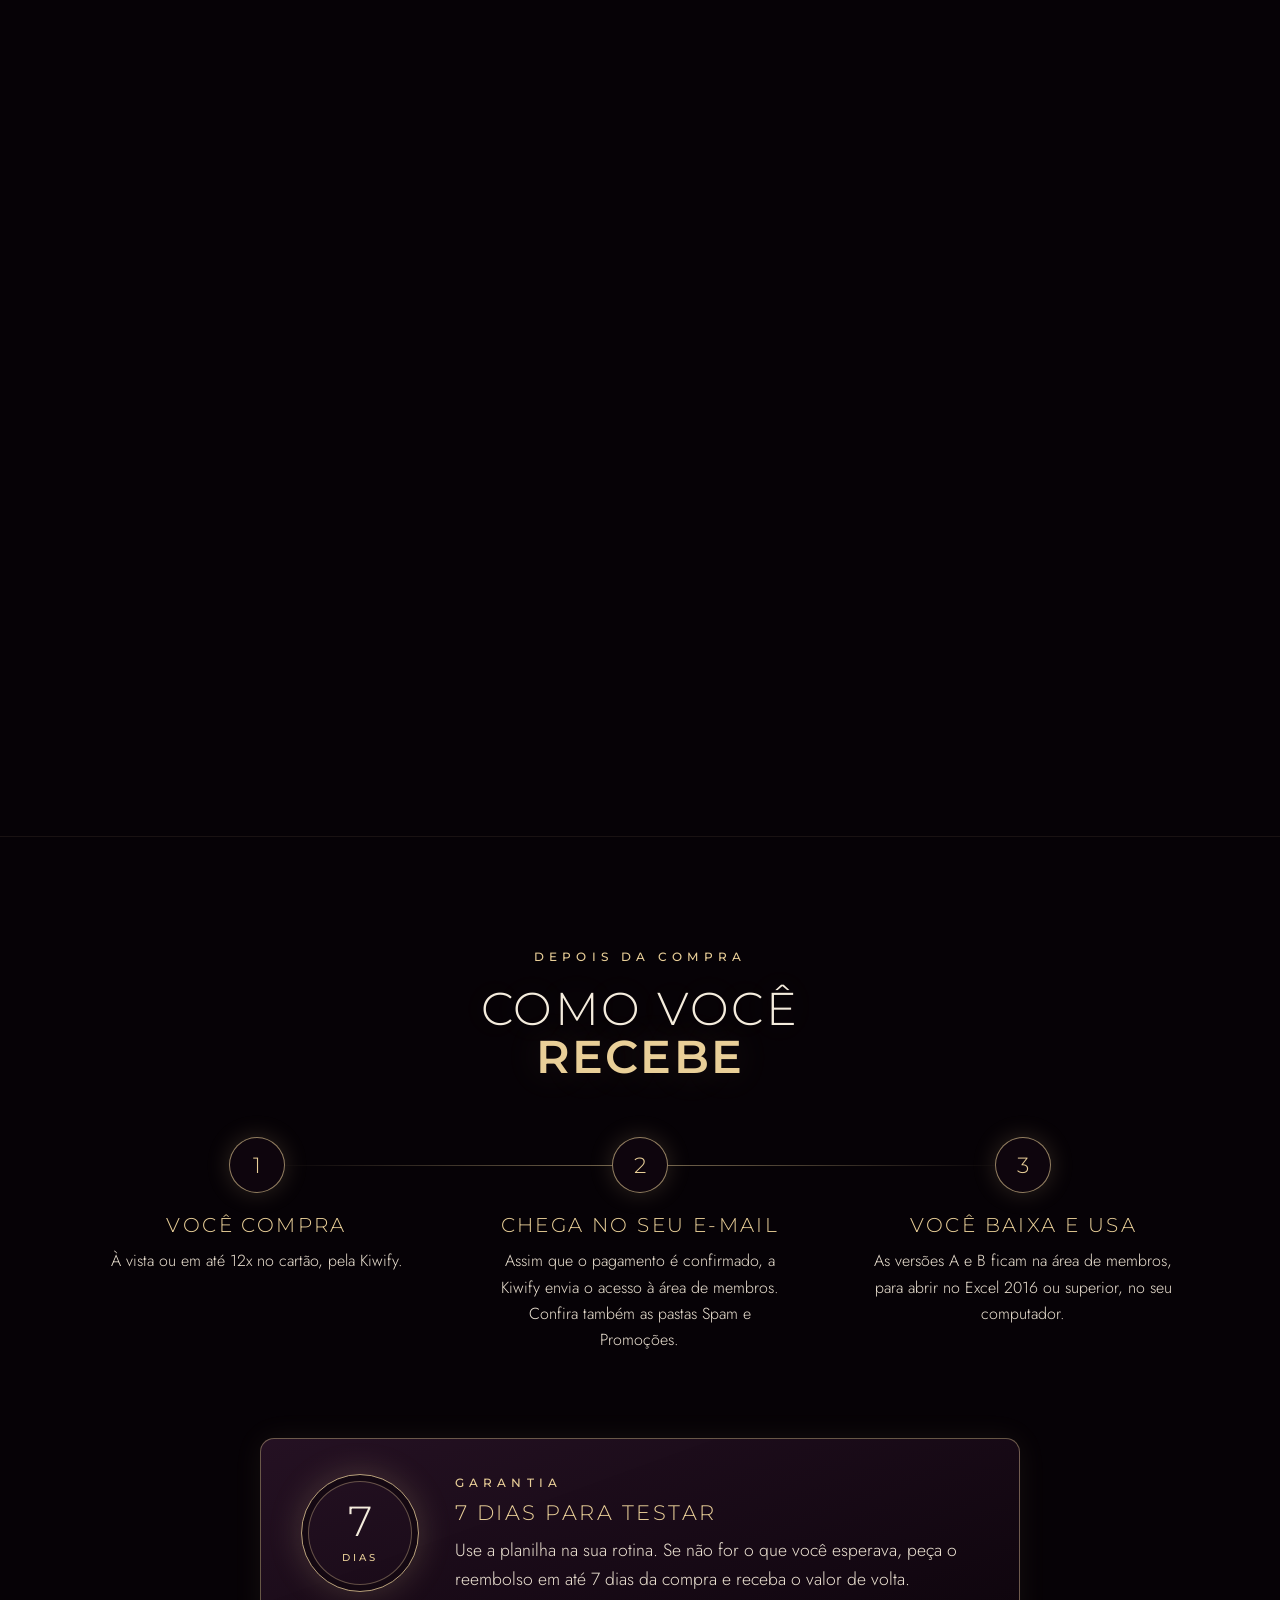
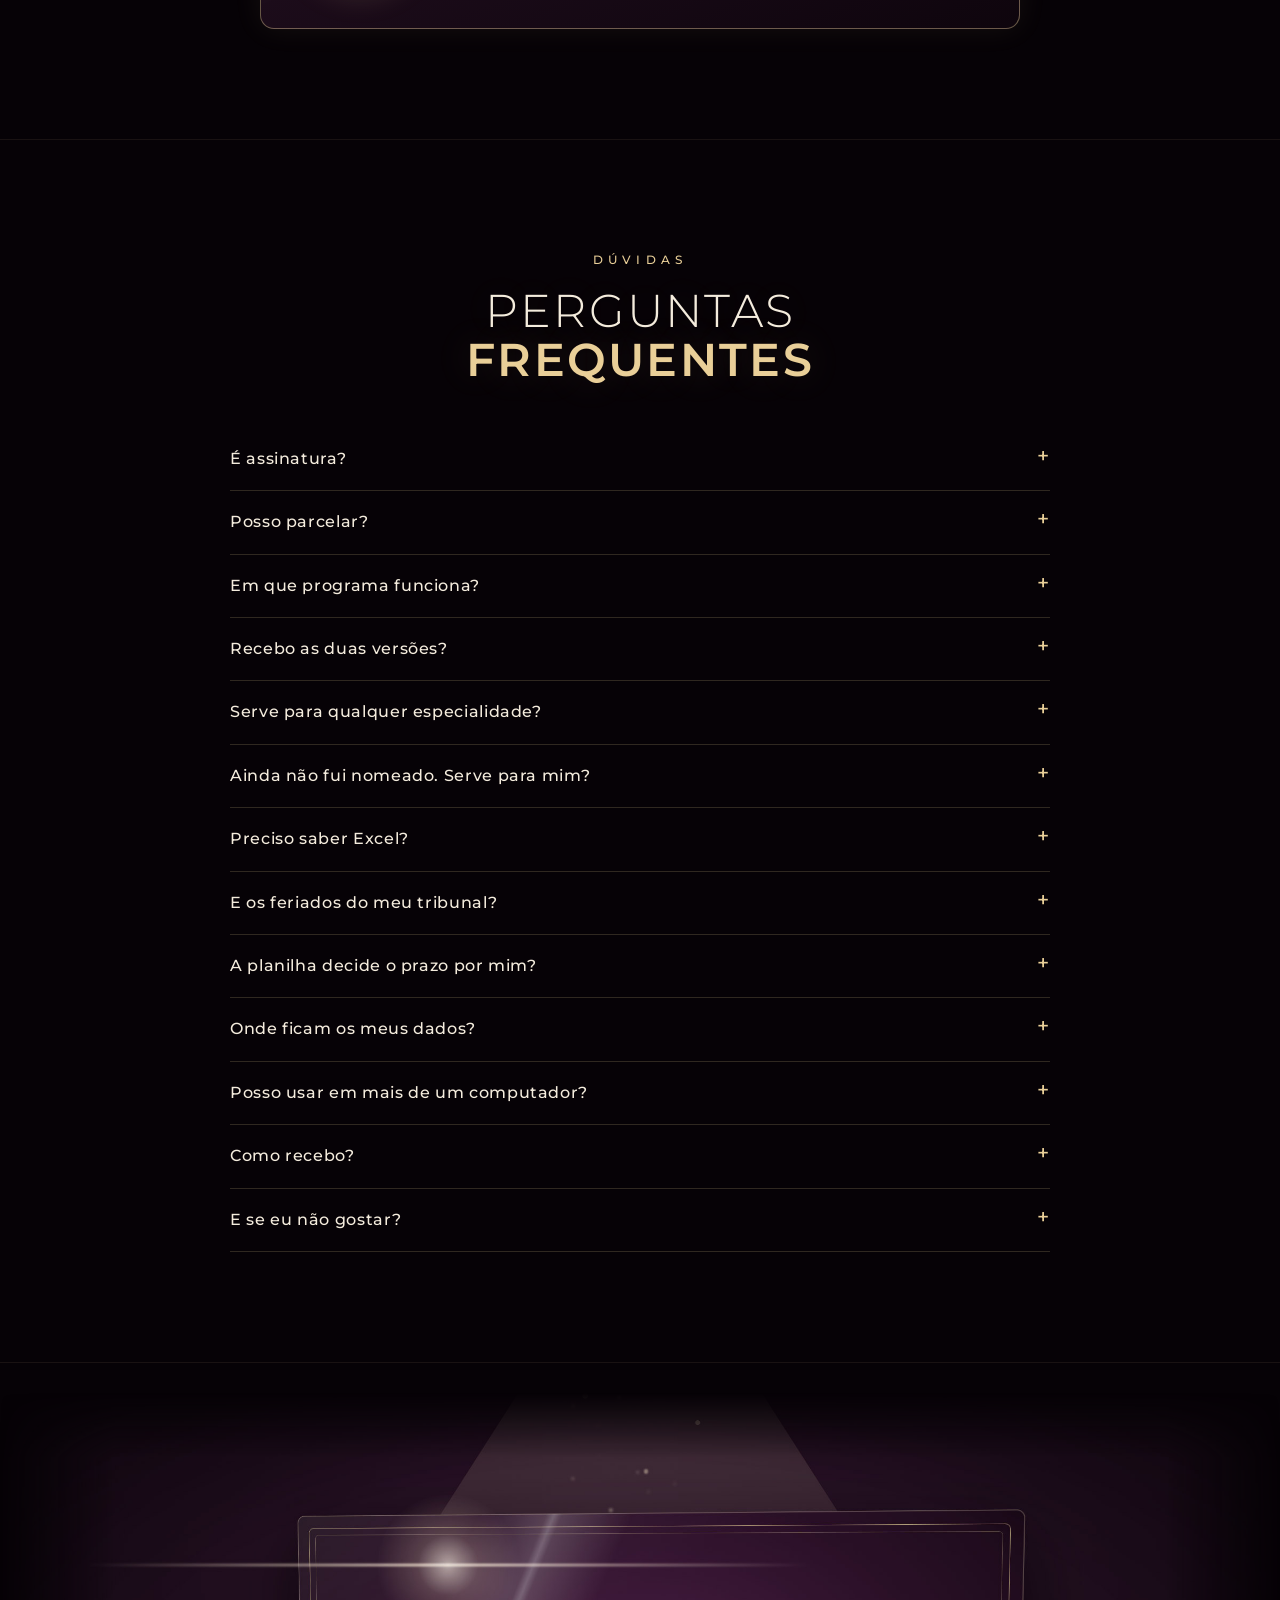
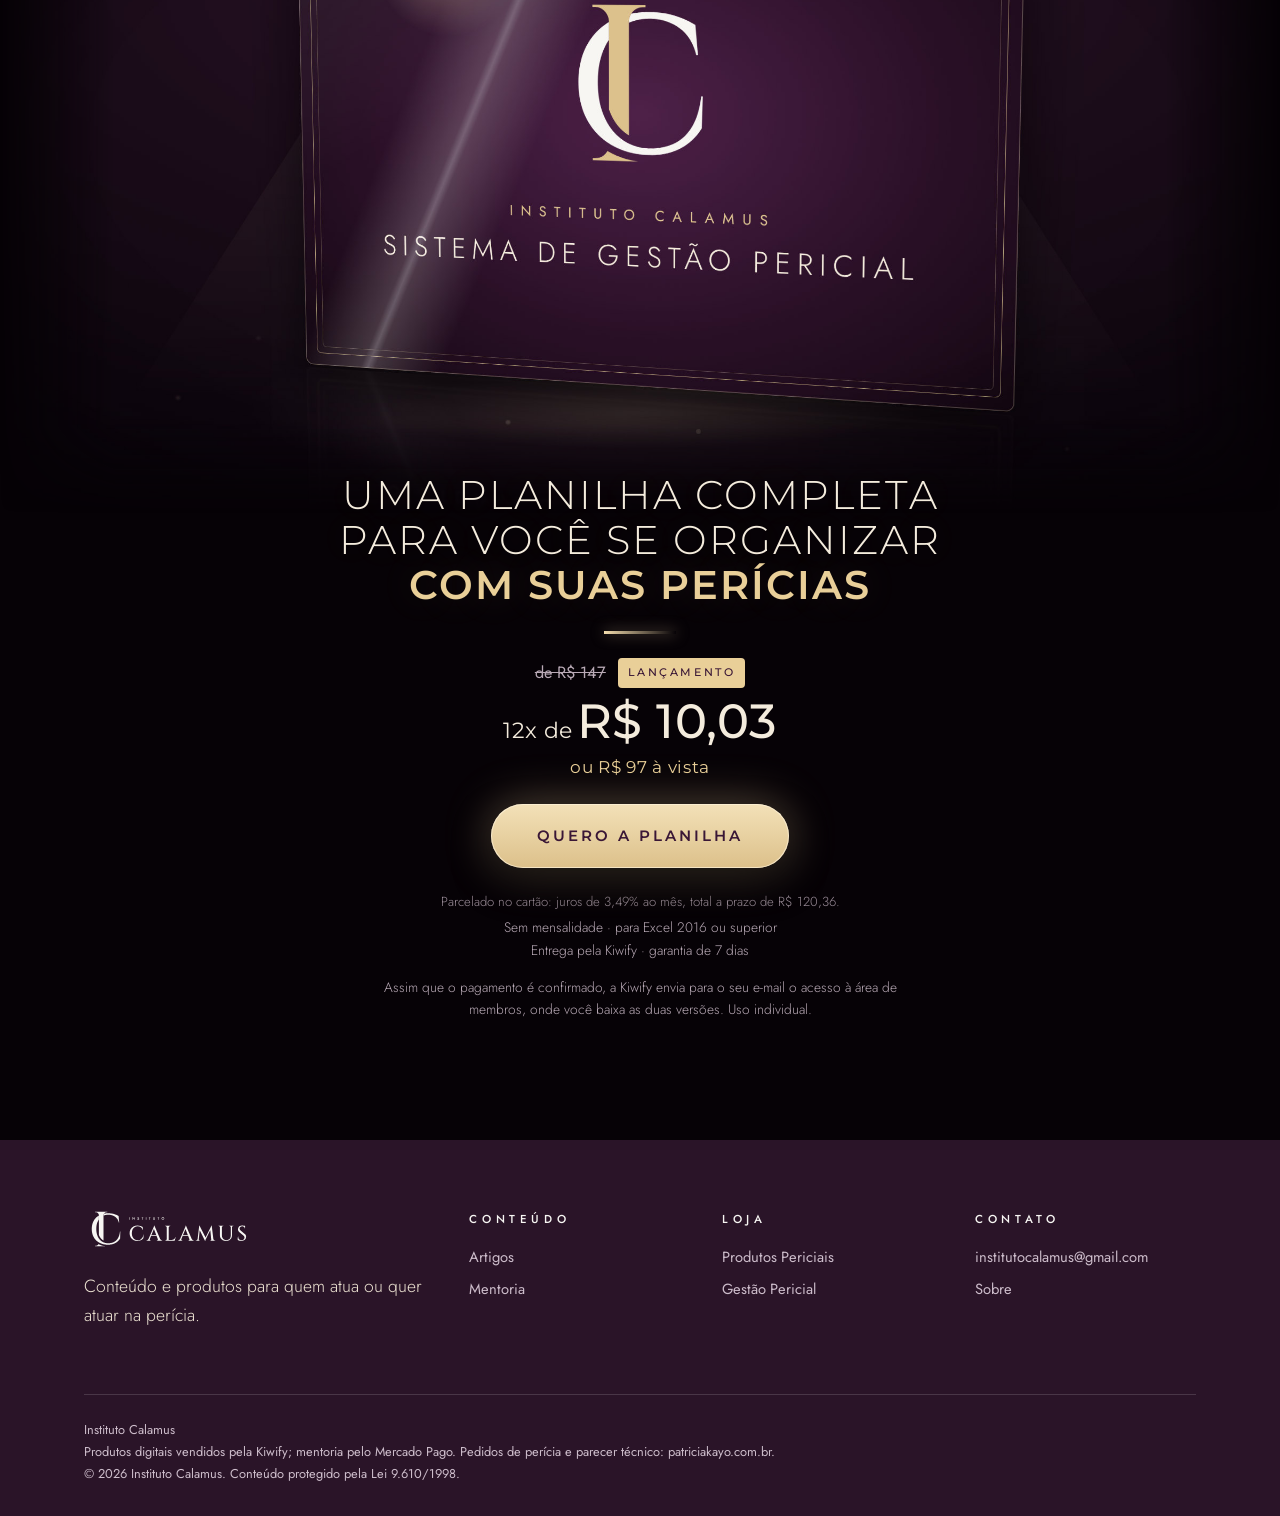
<file: gestao-pericial/index.html>
<!doctype html>
<html lang="pt-BR">
<head>
<meta charset="utf-8">
<meta name="viewport" content="width=device-width, initial-scale=1">
<title>Sistema de Gestão Pericial · Instituto Calamus</title>
<meta name="description" content="Planilha para Excel com processos, prazos em dias úteis, honorários e cadastros nos tribunais, para peritos e assistentes técnicos.">
<link rel="canonical" href="https://institutocalamus.com.br/gestao-pericial/">
<meta property="og:type" content="website">
<meta property="og:locale" content="pt_BR">
<meta property="og:site_name" content="Instituto Calamus">
<meta property="og:title" content="Sistema de Gestão Pericial · Instituto Calamus">
<meta property="og:description" content="Planilha para Excel com processos, prazos em dias úteis, honorários e cadastros nos tribunais, para peritos e assistentes técnicos.">
<meta property="og:url" content="https://institutocalamus.com.br/gestao-pericial/">
<meta name="theme-color" content="#080308">
<link rel="icon" type="image/png" sizes="32x32" href="../assets/img/favicon_32px.png">
<link rel="icon" type="image/png" sizes="192x192" href="../assets/img/favicon_192px.png">
<link rel="apple-touch-icon" href="../assets/img/favicon_192px.png">
<link rel="preload" href="../assets/fonts/montserrat-latin-300-normal.woff2" as="font" type="font/woff2" crossorigin>
<link rel="stylesheet" href="../assets/css/calamus.css">
<link rel="stylesheet" href="../assets/css/gestao.css">
<script>document.documentElement.classList.add("js")</script>
<script src="../assets/js/gestao.js?v=f7c2155a" defer></script>
</head>
<body class="lp">
<header class="lp-topo"><div class="lp-wrap">
  <a href="../index.html" aria-label="Instituto Calamus, página inicial"><img src="../assets/img/logo-porcelana.svg" alt="Instituto Calamus"></a>
  <a class="lp-mini" href="#comprar">Comprar</a>
</div></header>
<main>
<section class="lp-hero">
  <div class="lp-hero-media" aria-hidden="true">
    <picture><source media="(max-width: 820px)" srcset="../assets/img/gestao-pericial/lp/topo-celular_v2.jpg"><img src="../assets/img/gestao-pericial/lp/topo_v2.jpg" alt="" width="1920" height="1080" fetchpriority="high"></picture>
    <video class="lp-hero-video" muted loop playsinline preload="none" data-pc="../assets/img/gestao-pericial/lp/topo_v2.mp4" data-cel="../assets/img/gestao-pericial/lp/topo-celular_v2.mp4"></video>
  </div>
  <div class="lp-wrap lp-hero-txt">
    <p class="lp-caps">Instituto Calamus apresenta</p>
    <h1>Sistema de<br><b>Gestão Pericial</b></h1>
    <p class="lp-lead">Processos, honorários, fechamento do mês e cadastros nos tribunais numa planilha só, com um Painel que mostra o que vence e o que falta receber.</p>
    <div><div class="lp-preco lp-preco-parc"><div class="lp-de"><s>de R$ 147</s><span class="selo">Lançamento</span></div><div class="lp-parc"><span>12x de</span> <strong>R$ 10,03</strong></div><div class="lp-vista">ou R$ 97 à vista</div></div><a class="lp-btn" href="https://pay.kiwify.com.br/hRfK6Sk?src=geral" target="_blank" rel="noopener">Quero a planilha</a><p class="lp-miudo">Sem mensalidade · para Excel 2016 ou superior<br>Entrega pela Kiwify · garantia de 7 dias</p></div>
  </div>
  <div class="lp-wrap"><div class="lp-ficha" data-rev>
    <div><strong>Dias úteis</strong><span>prazos com feriados<br>e recesso</span></div>
    <div><strong>A + B</strong><span>duas versões,<br>uma compra</span></div>
    <div><strong>Até 2035</strong><span>feriados nacionais<br>já cadastrados</span></div>
    <div><strong>Excel 2016+</strong><span>sem macros,<br>sem assinatura</span></div>
  </div></div>
</section>

<section class="lp-sec lp-portas-sec">
  <div class="lp-wrap"><div class="lp-perfis lp-portas">
    <a class="lp-perfil lp-porta" href="../gestao-pericial/comece/index.html" data-rev><h3>Está começando?</h3><p>Sua primeira nomeação, organizada desde o início.</p><span class="lp-porta-seta">Ver o passo a passo <span aria-hidden="true">→</span></span></a>
    <a class="lp-perfil lp-porta" href="#muitos-processos" data-rev><h3>Já tem muitos processos?</h3><p>Veja todos numa tela só.</p><span class="lp-porta-seta">Ver como fica <span aria-hidden="true">↓</span></span></a>
  </div></div>
</section>

<section class="lp-sec lp-dia" id="muitos-processos">
  <div class="lp-wrap lp-centro" data-rev>
    <h2>Já tem muitos processos?<br><b>Veja todos numa tela&nbsp;só</b></h2><div class="fio"></div>
    <p>Intimação no e-mail, prazo no post-it, honorário no extrato e um login diferente em cada tribunal. O Sistema de Gestão&nbsp;Pericial junta tudo isso numa planilha só.</p>
  </div>
  <figure class="lp-cine" data-rev><picture><source media="(max-width: 820px)" srcset="../assets/img/gestao-pericial/lp/mesmo-dia-celular_v2.jpg"><img src="../assets/img/gestao-pericial/lp/mesmo-dia_v2.jpg" alt="De um lado, intimação, post-it, agenda e logins espalhados; do outro, o Painel da planilha iluminado" loading="lazy" width="2400" height="1035"></picture><span class="lp-varre"></span></figure>
</section>

<section class="lp-sec lp-oque">
  <div class="lp-wrap lp-centro" data-rev><p class="lp-caps">O que ela faz</p><h2>Toda a rotina<br><b>numa planilha só</b></h2></div>
  <div class="lp-wrap">
  <article class="lp-cap lp-cap-dir">
  <div class="lp-cap-txt" data-rev><p class="lp-caps">Tudo numa tela</p><h3>Painel</h3><div class="fio"></div><p>O que importa hoje, numa tela.</p><ul class="lp-lista"><li>Processos ativos</li><li>Prazos que vencem nos próximos dias úteis</li><li>Honorários recebidos e a receber</li><li>Cobranças a fazer</li><li>8 gráficos que se atualizam sozinhos, inclusive o recebido por origem (AJG ou custeado pela parte)</li></ul></div>
  <figure class="lp-cena tem-holo" data-rev><img class="lp-base" src="../assets/img/gestao-pericial/lp/painel_v2.jpg" alt="Aba Painel da planilha, com as seções Prazos, Honorários, Assistência técnica e Recebido por mês em destaque" loading="lazy" width="1920" height="1280"><img class="lp-holo" src="../assets/img/gestao-pericial/lp/painel_v2-holo.webp" alt="" loading="lazy" width="1920" height="1280"><span class="lp-varre"></span></figure>
</article>
  <article class="lp-cap lp-cap-esq">
  <div class="lp-cap-txt" data-rev><h3>Processos</h3><div class="fio"></div><p>Número, tribunal, vara, comarca, autor e réu, área e status. O ID liga cada processo às outras abas, e o próximo prazo aparece sozinho. Na versão B, perícias e assistências técnicas ficam em abas separadas.</p></div>
  <figure class="lp-cena tem-holo" data-rev><img class="lp-base" src="../assets/img/gestao-pericial/lp/processos_v3.jpg" alt="Aba Perícia Judicial da versão B, com os nomes das colunas em destaque" loading="lazy" width="1920" height="1280"><img class="lp-holo" src="../assets/img/gestao-pericial/lp/processos_v3-holo.webp" alt="" loading="lazy" width="1920" height="1280"><span class="lp-varre"></span></figure>
</article>
  <article class="lp-cap lp-cap-dir">
  <div class="lp-cap-txt" data-rev><p class="lp-caps">Cada valor no seu lugar</p><h3>Honorários</h3><div class="fio"></div><p>Previsto ou recebido: cada valor para você não esquecer de receber seus honorários ao final do processo.</p></div>
  <figure class="lp-cena tem-holo" data-rev><img class="lp-base" src="../assets/img/gestao-pericial/lp/honorarios_v3.jpg" alt="Aba Honorários, com as situações Previsto e Recebido em destaque" loading="lazy" width="1920" height="1280"><img class="lp-holo" src="../assets/img/gestao-pericial/lp/honorarios_v3-holo.webp" alt="" loading="lazy" width="1920" height="1280"><span class="lp-varre"></span></figure>
</article>
  <article class="lp-cap lp-cap-esq">
  <div class="lp-cap-txt" data-rev><p class="lp-caps">Mês a mês</p><h3>Fechamento do&nbsp;mês</h3><div class="fio"></div><p>Recebimentos, retenções e despesas de cada mês para você se organizar, sabendo exatamente o que entrou.</p></div>
  <figure class="lp-cena tem-holo" data-rev><img class="lp-base" src="../assets/img/gestao-pericial/lp/fechamento_v2.jpg" alt="Aba Fechamento mensal, com as colunas Mês, Recebido, Retenções, Líquido, Despesas e Saldo do mês em destaque" loading="lazy" width="1920" height="1280"><img class="lp-holo" src="../assets/img/gestao-pericial/lp/fechamento_v2-holo.webp" alt="" loading="lazy" width="1920" height="1280"><span class="lp-varre"></span></figure>
</article>
  <article class="lp-cap lp-cap-dir">
  <div class="lp-cap-txt" data-rev><p class="lp-caps">Todos os cadastros</p><h3>Tribunais</h3><div class="fio"></div><p>Sistema, situação do cadastro, login e link de acesso de cada tribunal.</p></div>
  <figure class="lp-cena tem-holo" data-rev><img class="lp-base" src="../assets/img/gestao-pericial/lp/tribunais_v2.jpg" alt="Aba Tribunais, com os sistemas eproc, Projudi, e-SAJ e PJe em destaque" loading="lazy" width="1920" height="1280"><img class="lp-holo" src="../assets/img/gestao-pericial/lp/tribunais_v2-holo.webp" alt="" loading="lazy" width="1920" height="1280"><span class="lp-varre"></span></figure>
</article>
  </div>
</section>

<section class="lp-sec lp-compra" id="comprar">
  <div class="lp-wrap lp-centro" data-rev><p class="lp-caps">O que vem na compra</p><h2>Duas versões,<br><b>uma compra</b></h2></div>
  <figure class="lp-cine lp-cine-versoes" data-rev><img src="../assets/img/gestao-pericial/lp/versoes_v3.jpg" alt="As duas versões da planilha lado a lado, cada uma sob um foco de luz: a versão A, em verde petróleo, à esquerda e a versão B, em ameixa, à direita" loading="lazy" width="2400" height="1140"></figure>
  <div class="lp-wrap">
    <div class="lp-versoes">
      <div class="lp-card" data-rev><span class="lp-tag">Versão A</span><h3>Perito judicial</h3><ul><li>Painel, Processos, Prazos e Honorários</li><li>Propostas, Despesas e Fechamento do mês</li><li>Tribunais, Gráficos e Instruções</li></ul></div>
      <div class="lp-card" data-rev><span class="lp-tag">Versão B</span><h3>Perito e assistente técnico</h3><ul><li>Tudo da versão A</li><li>Perícias e assistências técnicas em abas separadas</li><li>Contatos com advogados, escritórios e partes</li><li>Painel com a assistência técnica: retornos, pareceres e propostas</li></ul></div>
    </div>
    <p class="lp-junto" data-rev>As duas vêm juntas, para Microsoft Excel 2016 ou superior.</p>
    <div class="lp-centro lp-cta" data-rev><div class="lp-preco lp-preco-parc"><div class="lp-de"><s>de R$ 147</s><span class="selo">Lançamento</span></div><div class="lp-parc"><span>12x de</span> <strong>R$ 10,03</strong></div><div class="lp-vista">ou R$ 97 à vista</div></div><a class="lp-btn" href="https://pay.kiwify.com.br/hRfK6Sk?src=geral" target="_blank" rel="noopener">Quero a planilha</a><p class="lp-miudo">Sem mensalidade · para Excel 2016 ou superior<br>Entrega pela Kiwify · garantia de 7 dias</p><p class="lp-aviso">Assim que o pagamento é confirmado, a Kiwify envia para o seu <span class="nw">e-mail</span> o acesso à área de membros, onde você baixa as duas versões. Uso individual.</p></div>
  </div>
</section>

<section class="lp-sec lp-entrega">
  <div class="lp-wrap lp-centro" data-rev><p class="lp-caps">Depois da compra</p><h2>Como você<br><b>recebe</b></h2></div>
  <div class="lp-wrap">
    <ol class="lp-passos">
      <li data-rev><span class="lp-num">1</span><h3>Você compra</h3><p>À vista ou em até 12x no cartão, pela Kiwify.</p></li>
      <li data-rev><span class="lp-num">2</span><h3>Chega no seu e-mail</h3><p>Assim que o pagamento é confirmado, a Kiwify envia o acesso à área de membros. Confira também as pastas Spam e Promoções.</p></li>
      <li data-rev><span class="lp-num">3</span><h3>Você baixa e usa</h3><p>As versões A e B ficam na área de membros, para abrir no Excel 2016 ou superior, no seu computador.</p></li>
    </ol>
    <div class="lp-garantia" data-rev>
      <div class="lp-selo" aria-hidden="true"><strong>7</strong><span>dias</span></div>
      <div><p class="lp-caps">Garantia</p><h3>7 dias para testar</h3><p>Use a planilha na sua rotina. Se não for o que você esperava, peça o reembolso em até 7 dias da compra e receba o valor de volta.</p></div>
    </div>
  </div>
</section>

<section class="lp-sec"><div class="lp-wrap">
  <div class="lp-centro" data-rev><p class="lp-caps">Dúvidas</p><h2>Perguntas<br><b>frequentes</b></h2></div>
  <div class="lp-faq"><details><summary>É assinatura?</summary><p>Não. Você paga uma vez, à vista ou parcelado, e os arquivos ficam com você.</p></details><details><summary>Posso parcelar?</summary><p>Sim, em até 12x no cartão, pela Kiwify. O parcelamento tem juros de 3,49% ao mês, que entram no valor das parcelas: 12x de R$ 10,03, total de R$ 120,36. À vista, R$ 97.</p></details><details><summary>Em que programa funciona?</summary><p>No Microsoft Excel 2016 ou superior, no computador. A planilha não usa macros.</p></details><details><summary>Recebo as duas versões?</summary><p>Sim. A versão A (perito) e a versão B (perito e assistente técnico) vêm juntas. Você usa a que combina com a sua rotina.</p></details><details><summary>Serve para qualquer especialidade?</summary><p>Sim. Processos, prazos, honorários e cadastros nos tribunais são os mesmos para qualquer área de perícia.</p></details><details><summary>Ainda não fui nomeado. Serve para mim?</summary><p>Sim. Você já pode cadastrar os tribunais em que se inscreveu e começar a usar a planilha na primeira nomeação.</p></details><details><summary>Preciso saber Excel?</summary><p>Não precisa saber fórmulas: você preenche as linhas e a planilha calcula. A aba Instruções e a aula de boas-vindas mostram o passo a passo.</p></details><details><summary>E os feriados do meu tribunal?</summary><p>Os feriados nacionais, o Carnaval, a Semana Santa, o Corpus Christi e a suspensão de 20/12 a 20/01 já estão cadastrados até 2035. Os feriados locais do seu tribunal você acrescenta na aba Listas.</p></details><details><summary>A planilha decide o prazo por mim?</summary><p>Não. Ela calcula a data-limite em dias úteis a partir da intimação. Quem confere nos autos e confirma é você.</p></details><details><summary>Onde ficam os meus dados?</summary><p>No seu computador. A planilha não envia nada para ninguém. Como a aba Tribunais guarda logins e senhas, mantenha o arquivo em local seguro.</p></details><details><summary>Posso usar em mais de um computador?</summary><p>Sim, nos seus computadores: é só copiar os arquivos. As planilhas são de uso pessoal e intransferível.</p></details><details><summary>Como recebo?</summary><p>Pela Kiwify. Assim que o pagamento é confirmado, você recebe no seu e-mail o acesso à área de membros, onde baixa as duas versões. Confira também as pastas Spam e Promoções.</p></details><details><summary>E se eu não gostar?</summary><p>Você tem 7 dias de garantia. Se pedir o reembolso nesse prazo, recebe o valor de volta.</p></details></div>
</div></section>

<section class="lp-final">
  <figure class="lp-cine lp-emblema" data-rev><img src="../assets/img/gestao-pericial/lp/emblema.jpg" alt="A traseira da planilha, com o monograma do Instituto Calamus e o nome Sistema de Gestão Pericial" loading="lazy" width="2400" height="1350"></figure>
  <div class="lp-wrap lp-centro" data-rev>
    <h2>Uma planilha<br class="m"> completa<br class="d"> para<br class="m"> você se organizar<br><b>com suas perícias</b></h2><div class="fio"></div>
    <div class="lp-preco lp-preco-parc"><div class="lp-de"><s>de R$ 147</s><span class="selo">Lançamento</span></div><div class="lp-parc"><span>12x de</span> <strong>R$ 10,03</strong></div><div class="lp-vista">ou R$ 97 à vista</div></div><a class="lp-btn" href="https://pay.kiwify.com.br/hRfK6Sk?src=geral" target="_blank" rel="noopener">Quero a planilha</a><p class="lp-juros">Parcelado no cartão: juros de 3,49% ao mês, total a prazo de R$ 120,36.</p><p class="lp-miudo">Sem mensalidade · para Excel 2016 ou superior<br>Entrega pela Kiwify · garantia de 7 dias</p><p class="lp-aviso">Assim que o pagamento é confirmado, a Kiwify envia para o seu <span class="nw">e-mail</span> o acesso à área de membros, onde você baixa as duas versões. Uso individual.</p>
  </div>
</section>

<div class="lp-barra"><span><b>12x R$ 10,03</b><small>ou R$ 97 à vista</small></span><a class="lp-btn" href="https://pay.kiwify.com.br/hRfK6Sk?src=geral" target="_blank" rel="noopener">Comprar</a></div>
</main>
<footer class="rodape">
  <div class="wrap">
    <div class="rodape-grade">
      <div>
        <img src="../assets/img/logo-porcelana.svg" alt="Instituto Calamus">
        <p>Conteúdo e produtos para quem atua ou quer atuar na perícia.</p>
      </div>
      <div><h4>Conteúdo</h4><ul>
        <li><a href="../artigos/index.html">Artigos</a></li>
        <li><a href="../mentoria/index.html">Mentoria</a></li></ul></div>
      <div><h4>Loja</h4><ul>
        <li><a href="../produtos/index.html">Produtos Periciais</a></li>
        <li><a href="../gestao-pericial/index.html">Gestão Pericial</a></li></ul></div>
      <div><h4>Contato</h4><ul>
        <li><a href="mailto:institutocalamus@gmail.com">institutocalamus@gmail.com</a></li>
        <li><a href="../sobre/index.html">Sobre</a></li></ul></div>
    </div>
    <div class="legal">
      Instituto Calamus<br>
      Produtos digitais vendidos pela Kiwify; mentoria pelo Mercado Pago. Pedidos de perícia e parecer técnico: <a href="https://patriciakayo.com.br">patriciakayo.com.br</a>.<br>
      © 2026 Instituto Calamus. Conteúdo protegido pela Lei 9.610/1998.
    </div>
  </div>
</footer>
</body>
</html>
</file>
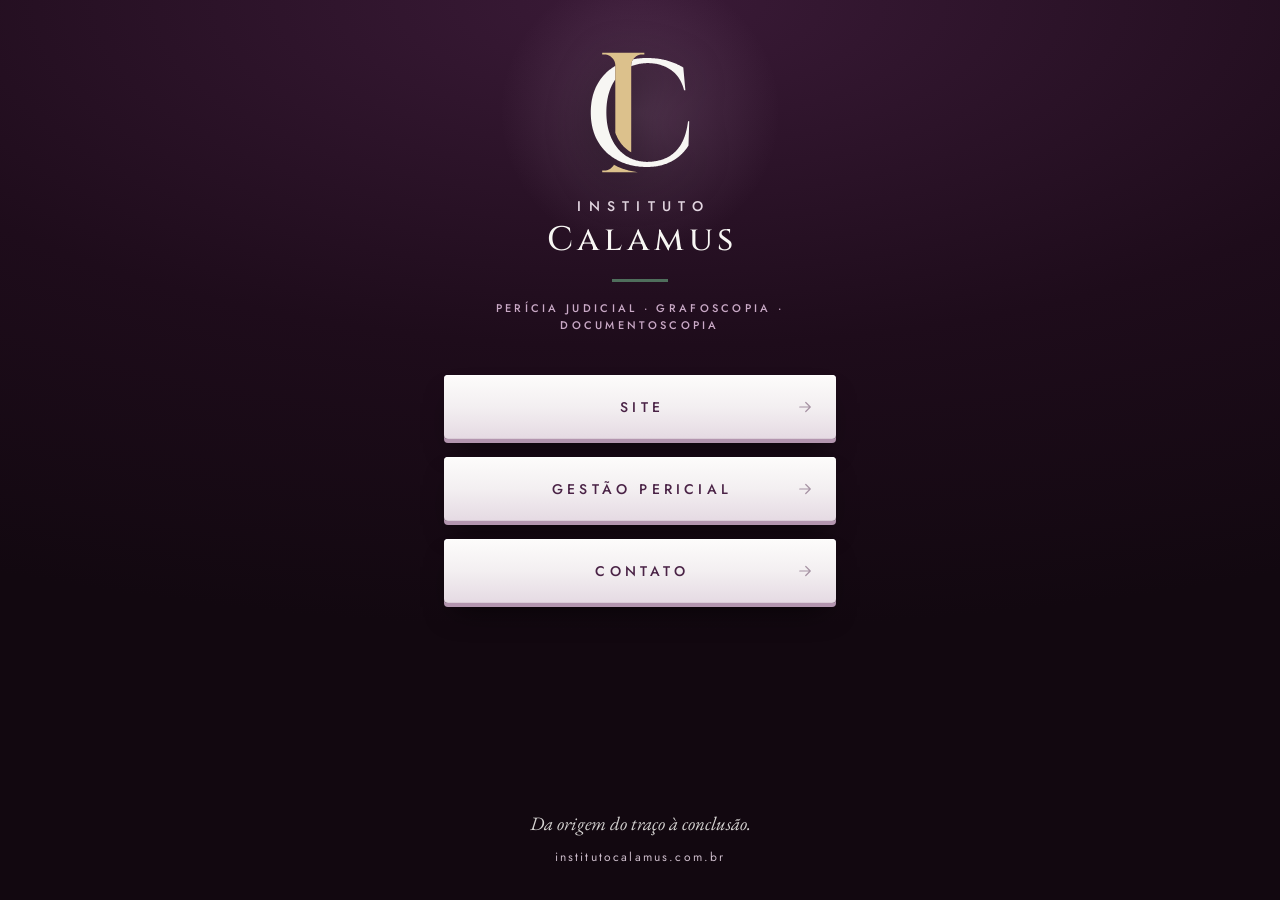
<file: links/index.html>
<!doctype html>
<html lang="pt-BR">
<head>
<meta charset="utf-8">
<meta name="viewport" content="width=device-width, initial-scale=1">
<title>Links · Instituto Calamus</title>
<meta name="description" content="Links do Instituto Calamus: o site, o Sistema de Gestão Pericial e o contato.">
<link rel="canonical" href="https://institutocalamus.com.br/links/">
<meta property="og:type" content="website">
<meta property="og:locale" content="pt_BR">
<meta property="og:site_name" content="Instituto Calamus">
<meta property="og:title" content="Links · Instituto Calamus">
<meta property="og:description" content="Links do Instituto Calamus: o site, o Sistema de Gestão Pericial e o contato.">
<meta property="og:url" content="https://institutocalamus.com.br/links/">
<meta name="theme-color" content="#120810">
<link rel="icon" type="image/png" sizes="32x32" href="../assets/img/favicon_32px.png">
<link rel="icon" type="image/png" sizes="192x192" href="../assets/img/favicon_192px.png">
<link rel="apple-touch-icon" href="../assets/img/favicon_192px.png">
<style>
@font-face { font-family: "Cinzel"; src: url("../assets/fonts/Cinzel-Variable.woff2") format("woff2"); font-weight: 400 900; font-display: swap; }
@font-face { font-family: "Jost"; src: url("../assets/fonts/Jost-Variable.woff2") format("woff2"); font-weight: 100 900; font-display: swap; }
@font-face { font-family: "EB Garamond"; src: url("../assets/fonts/EBGaramond-Italic-Variable.woff2") format("woff2"); font-style: italic; font-weight: 400 800; font-display: swap; }
*, *::before, *::after { box-sizing: border-box; }
html, body { margin: 0; }
body { min-height: 100vh; background: #120810 radial-gradient(120% 70% at 50% 0%, #3A1A37 0%, #1E0C1B 55%, #120810 100%) no-repeat; color: #F7F6F3;
  font: 400 16px/1.5 "Jost", Arial, sans-serif; -webkit-font-smoothing: antialiased; }
.lk { max-width: 440px; min-height: 100vh; margin: 0 auto; padding: 48px 24px 34px; display: flex; flex-direction: column; align-items: center; text-align: center; }
/* marca: o monograma IC com o I dourado (monograma-capa-escuro.svg) e o nome em texto, para ficar legível */
.lk-marca { margin: 0; font: inherit; }
.lk-marca a { position: relative; isolation: isolate; display: flex; flex-direction: column; align-items: center; color: inherit; text-decoration: none; }
.lk-marca a::before { content: ""; position: absolute; z-index: -1; left: 50%; top: 64px; width: 280px; height: 280px; transform: translate(-50%, -50%);
  background: radial-gradient(closest-side, rgba(201,169,198,.20), rgba(201,169,198,0)); pointer-events: none; }
.lk-mono { display: block; width: 108px; height: auto; filter: drop-shadow(0 12px 22px rgba(0,0,0,.45)); }
.lk-inst { display: block; margin-top: 22px; font: 500 14px/1 "Jost", sans-serif; letter-spacing: .52em; text-indent: .52em; text-transform: uppercase; color: #E4D7E2; }
.lk-nome { display: block; margin-top: 10px; font: 500 34px/1 "Cinzel", Georgia, serif; letter-spacing: .14em; text-indent: .14em; color: #F7F6F3; }
.lk-barra { display: block; width: 56px; height: 3px; margin: 22px auto 18px; background: #4F6E5C; }
.lk-rot { margin: 0; font: 500 11px/1.6 "Jost", sans-serif; letter-spacing: .3em; text-transform: uppercase; color: #C9A9C6; }
/* botões: superfície com luz, borda de "tecla", sobem ao passar o mouse e afundam no toque; um brilho passa por eles de tempos em tempos */
.lk-lista { width: 100%; display: grid; gap: 18px; margin-top: 40px; }
.lk-item { --i: 0; position: relative; overflow: hidden; display: flex; align-items: center; justify-content: center; min-height: 64px; padding: 14px 58px;
  border-radius: 4px; background: linear-gradient(180deg, #FDFCFB 0%, #F3EFF1 50%, #E5DAE3 100%); color: #4A2346;
  font: 500 14px/1.2 "Jost", sans-serif; letter-spacing: .3em; text-transform: uppercase; text-decoration: none; -webkit-tap-highlight-color: transparent;
  box-shadow: inset 0 1px 0 #FFFFFF, inset 0 -1px 0 rgba(74,35,70,.08), 0 4px 0 #B395AF, 0 16px 30px -12px rgba(0,0,0,.75);
  transition: transform .22s cubic-bezier(.2,.8,.2,1), box-shadow .22s cubic-bezier(.2,.8,.2,1), background .22s;
  animation: lk-entra .7s cubic-bezier(.2,.8,.2,1) backwards; animation-delay: calc(.25s + var(--i) * .12s); }
.lk-item span { position: relative; z-index: 1; padding-left: .3em; }
.lk-item::after { content: ""; position: absolute; top: -20%; bottom: -20%; left: -70%; width: 50%; pointer-events: none;
  background: linear-gradient(100deg, rgba(255,255,255,0) 0%, rgba(255,255,255,.65) 35%, #FFFFFF 50%, rgba(255,255,255,.65) 65%, rgba(255,255,255,0) 100%); transform: skewX(-18deg);
  animation: lk-brilho 6s ease-in-out infinite; animation-delay: calc(1.6s + var(--i) * .2s); }
.lk-seta { position: absolute; z-index: 1; right: 22px; top: 50%; width: 18px; height: 18px; margin-top: -9px; fill: none; stroke: currentColor;
  stroke-width: 1.6; stroke-linecap: round; stroke-linejoin: round; opacity: .45; transition: transform .22s cubic-bezier(.2,.8,.2,1), opacity .22s; }
@media (hover: hover) {
  .lk-item:hover { transform: translateY(-3px); background: linear-gradient(180deg, #FFFFFF 0%, #FBFAF9 50%, #F1EAF0 100%);
    box-shadow: inset 0 1px 0 #FFFFFF, inset 0 -1px 0 rgba(74,35,70,.08), 0 6px 0 #B395AF, 0 24px 38px -14px rgba(0,0,0,.8), 0 0 34px -4px rgba(201,169,198,.55); }
  .lk-item:hover .lk-seta { opacity: 1; transform: translateX(5px); }
}
.lk-item:active { transform: translateY(4px); transition-duration: .06s;
  box-shadow: inset 0 1px 0 #FFFFFF, inset 0 2px 6px rgba(74,35,70,.12), 0 0 0 #B395AF, 0 6px 14px -8px rgba(0,0,0,.7); }
.lk-item:active .lk-seta { opacity: 1; transform: translateX(5px); }
.lk-item:focus-visible { outline: 2px solid #F7F6F3; outline-offset: 4px; }
@keyframes lk-entra { from { opacity: 0; transform: translateY(14px); } }
@keyframes lk-brilho { 0% { left: -70%; } 20%, 100% { left: 130%; } }
@media (prefers-reduced-motion: reduce) { .lk-item, .lk-item::after { animation: none; } .lk-item::after { display: none; } }
.lk-frase { margin: auto 0 0; padding-top: 46px; font: italic 400 19px/1.4 "EB Garamond", Georgia, serif; color: #F7F6F3; opacity: .85; }
.lk-pe { margin: 10px 0 0; font-size: 12px; letter-spacing: .18em; color: #CDBDCB; }
.lk-pe a { color: inherit; text-decoration: none; }
</style>
</head>
<body ontouchstart="">
<main class="lk">
  <h1 class="lk-marca"><a href="../index.html"><img class="lk-mono" src="../assets/img/monograma-capa-escuro.svg" alt="" width="108" height="129"><span class="lk-inst">Instituto</span><span class="lk-nome">Calamus</span></a></h1>
  <span class="lk-barra"></span>
  <p class="lk-rot">Perícia judicial · Grafoscopia · Documentoscopia</p>
  <nav class="lk-lista" aria-label="Links">
    <a class="lk-item" style="--i:0" href="../index.html"><span>Site</span><svg class="lk-seta" viewBox="0 0 24 24" aria-hidden="true"><path d="M5 12h13M13 6l6 6-6 6"/></svg></a><a class="lk-item" style="--i:1" href="../gestao-pericial/index.html"><span>Gestão Pericial</span><svg class="lk-seta" viewBox="0 0 24 24" aria-hidden="true"><path d="M5 12h13M13 6l6 6-6 6"/></svg></a><a class="lk-item" style="--i:2" href="mailto:institutocalamus@gmail.com"><span>Contato</span><svg class="lk-seta" viewBox="0 0 24 24" aria-hidden="true"><path d="M5 12h13M13 6l6 6-6 6"/></svg></a>
  </nav>
  <p class="lk-frase">Da origem do traço à conclusão.</p>
  <p class="lk-pe"><a href="../index.html">institutocalamus.com.br</a></p>
</main>
</body>
</html>
</file>
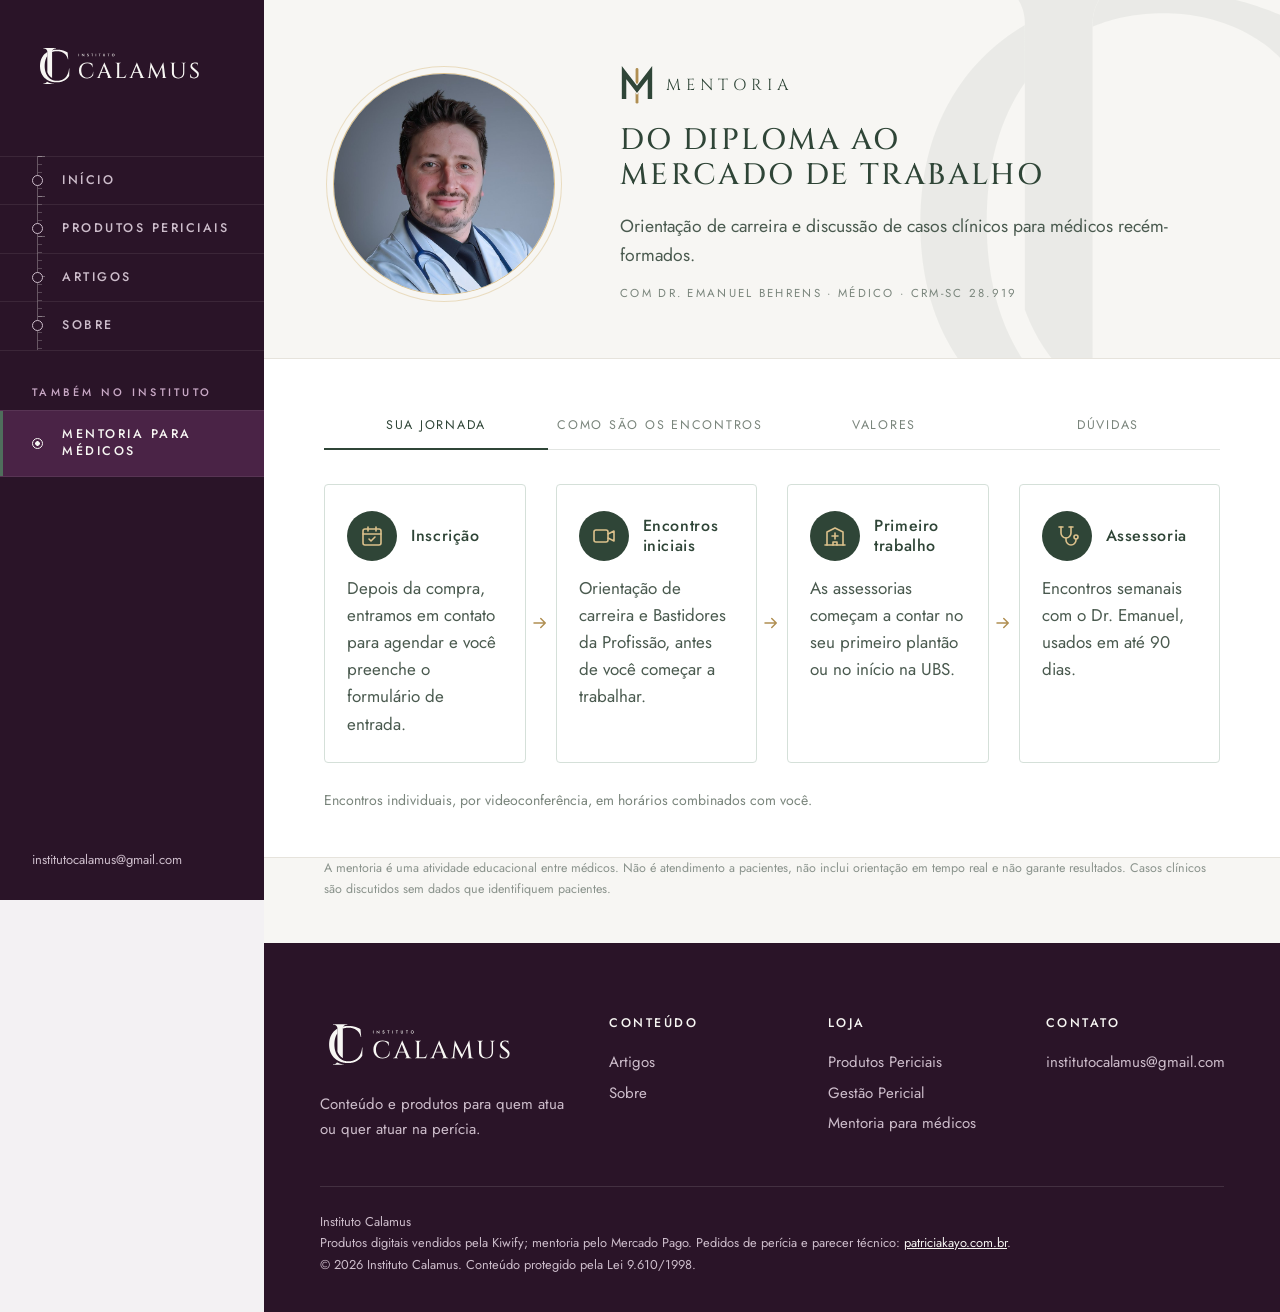
<file: mentoria/index.html>
<!doctype html>
<html lang="pt-BR">
<head>
<meta charset="utf-8">
<meta name="viewport" content="width=device-width, initial-scale=1">
<title>Mentoria · Instituto Calamus</title>
<meta name="description" content="Mentoria para médicos recém-formados: orientação de carreira, Bastidores da Profissão e discussão de casos clínicos, com Dr. Emanuel Behrens (CRM-SC 28.919).">
<link rel="canonical" href="https://institutocalamus.com.br/mentoria/">
<meta property="og:type" content="website">
<meta property="og:locale" content="pt_BR">
<meta property="og:site_name" content="Instituto Calamus">
<meta property="og:title" content="Mentoria · Instituto Calamus">
<meta property="og:description" content="Mentoria para médicos recém-formados: orientação de carreira, Bastidores da Profissão e discussão de casos clínicos, com Dr. Emanuel Behrens (CRM-SC 28.919).">
<meta property="og:url" content="https://institutocalamus.com.br/mentoria/">
<link rel="icon" type="image/png" sizes="32x32" href="../assets/img/favicon_32px.png">
<link rel="icon" type="image/png" sizes="192x192" href="../assets/img/favicon_192px.png">
<link rel="apple-touch-icon" href="../assets/img/favicon_192px.png">
<link rel="preload" href="../assets/fonts/Jost-Variable.woff2" as="font" type="font/woff2" crossorigin>
<link rel="preload" href="../assets/fonts/Cinzel-Variable.woff2" as="font" type="font/woff2" crossorigin>
<link rel="stylesheet" href="../assets/css/site.css?v=ae09377f">
<link rel="stylesheet" href="../assets/css/mentoria.css?v=9e583046">
<script src="../assets/js/site.js?v=a7583782" defer></script>
</head>
<body>
<aside class="lat" aria-label="Menu">
  <a class="lat-logo" href="../index.html"><img src="../assets/img/logo-porcelana.svg" alt="Instituto Calamus, página inicial"><img class="lat-mono" src="../assets/img/monograma-porcelana.svg" alt=""></a>
  <nav class="lat-nav" aria-label="Principal">
    <div class="lat-principal">
      <a href="../index.html">Início</a>
      <a href="../produtos/index.html">Produtos Periciais</a>
      <a href="../artigos/index.html">Artigos</a>
      <a href="../sobre/index.html">Sobre</a>
    </div>
    <p class="lat-rot">Também no instituto</p>
    <a class="ativo" aria-current="page" href="../mentoria/index.html">Mentoria para médicos</a>
  </nav>
  <div class="lat-pe"><a href="mailto:institutocalamus@gmail.com">institutocalamus@gmail.com</a></div>
</aside>
<header class="topo-movel">
  <a href="../index.html" aria-label="Instituto Calamus, página inicial"><img src="../assets/img/monograma-principal-claro.svg" alt="Instituto Calamus"></a>
  <details><summary>Menu</summary><nav aria-label="Principal"><a href="../produtos/index.html">Produtos Periciais</a><a href="../artigos/index.html">Artigos</a><a href="../sobre/index.html">Sobre</a><a class="ativo" aria-current="page" href="../mentoria/index.html">Mentoria para médicos</a></nav></details>
</header>
<div class="pagina">
<main>
<div class="tema-mentoria mt">
<section class="mt-hero">
  <img class="mt-dagua" src="../assets/img/monograma-salvia-escura.svg" alt="" aria-hidden="true">
  <div class="mt-in">
  <img class="mt-foto" src="../assets/img/emanuel-bracos.jpg" alt="Dr. Emanuel Behrens">
  <div>
    <p class="mt-marca"><img src="../assets/img/mentoria/simbolo-claro.svg" alt=""><span>Mentoria</span></p>
    <h1><span>Do diploma ao</span> <span>mercado de trabalho</span></h1>
    <p class="mt-sub">Orientação de carreira e discussão de casos clínicos para médicos recém-formados.</p>
    <p class="mt-com"><span>Com Dr. Emanuel Behrens</span> · <span>Médico · CRM-SC 28.919</span></p>
  </div>
</div></section>

<section class="mt-abas"><div class="mt-in2">
  <div class="mt-nav" role="tablist" aria-label="Sobre a mentoria"><button type="button" role="tab" id="aba-sua-jornada" aria-controls="sua-jornada" aria-selected="true">Sua jornada</button><button type="button" role="tab" id="aba-encontros" aria-controls="encontros" aria-selected="false" tabindex="-1">Como são os encontros</button><button type="button" role="tab" id="aba-valores" aria-controls="valores" aria-selected="false" tabindex="-1">Valores</button><button type="button" role="tab" id="aba-duvidas" aria-controls="duvidas" aria-selected="false" tabindex="-1">Dúvidas</button></div>
  <div class="mt-painel" role="tabpanel" id="sua-jornada" aria-labelledby="aba-sua-jornada"><h2 class="sr-only">Sua jornada</h2>
    <ol class="mt-4"><li><div class="mt-cab"><span class="mt-ic"><svg viewBox="0 0 24 24" fill="none" stroke="currentColor" stroke-width="1.6" stroke-linecap="round" stroke-linejoin="round" aria-hidden="true"><rect x="3" y="5" width="18" height="16" rx="2"/><path d="M3 10h18M8 3v4M16 3v4"/><path d="m9 15 2 2 4-4"/></svg></span><h3>Inscrição</h3></div><p>Depois da compra, entramos em contato para agendar e você preenche o formulário de entrada.</p></li><li><div class="mt-cab"><span class="mt-ic"><svg viewBox="0 0 24 24" fill="none" stroke="currentColor" stroke-width="1.6" stroke-linecap="round" stroke-linejoin="round" aria-hidden="true"><rect x="2" y="6" width="14" height="12" rx="2"/><path d="m16 10 6-3v10l-6-3"/></svg></span><h3>Encontros iniciais</h3></div><p>Orientação de carreira e Bastidores da Profissão, antes de você começar a trabalhar.</p></li><li><div class="mt-cab"><span class="mt-ic"><svg viewBox="0 0 24 24" fill="none" stroke="currentColor" stroke-width="1.6" stroke-linecap="round" stroke-linejoin="round" aria-hidden="true"><path d="M4 21V8l8-4 8 4v13"/><path d="M2 21h20"/><path d="M12 9v6M9 12h6"/><path d="M10 21v-3h4v3"/></svg></span><h3>Primeiro trabalho</h3></div><p>As assessorias começam a contar no seu primeiro plantão ou no início na UBS.</p></li><li><div class="mt-cab"><span class="mt-ic"><svg viewBox="0 0 24 24" fill="none" stroke="currentColor" stroke-width="1.6" stroke-linecap="round" stroke-linejoin="round" aria-hidden="true"><path d="M6 3v6a5 5 0 0 0 10 0V3"/><path d="M4 3h4M14 3h4"/><path d="M11 14v2a5 5 0 0 0 10 0v-1"/><circle cx="21" cy="13" r="2"/></svg></span><h3>Assessoria</h3></div><p>Encontros semanais com o Dr. Emanuel, usados em até 90 dias.</p></li></ol>
    <p class="mt-nota">Encontros individuais, por videoconferência, em horários combinados com você.</p></div>
  <div class="mt-painel" role="tabpanel" id="encontros" aria-labelledby="aba-encontros"><h2 class="sr-only">Como são os encontros</h2>
    <div class="tm-etapas tm-etapas-so"><article class="tm-etapa">
  <span class="tm-fil"></span>
  <h3>Orientação de carreira</h3>
  <div class="tm-corpo"><ul><li>Diagnóstico do seu momento: trabalhar, estudar para a residência ou conciliar</li><li>Portas de entrada no mercado: UBS, UPA, pronto-socorro e plantões</li><li>Como funciona um plantão, na prática</li><li>Residência, escolha da especialidade e rotina de estudo</li><li>Plano de ação para os próximos 90 dias</li></ul></div>
</article><article class="tm-etapa">
  <span class="tm-fil"></span>
  <h3>Bastidores da Profissão</h3>
  <div class="tm-corpo"><p class="tm-texto tm-intro">Informações sobre:</p><ul><li>CNPJ</li><li>Como escolher o contador</li><li>Responsabilidade civil</li><li>Imposto de renda</li><li>E mais.</li></ul></div>
</article><article class="tm-etapa">
  <span class="tm-fil"></span>
  <h3>Assessoria de casos clínicos</h3>
  <div class="tm-corpo"><ul><li>Discussão dos casos que você atendeu na semana</li><li>Raciocínio clínico, diagnóstico diferencial e sinais de alarme</li><li>O que estava adequado e o que poderia ser diferente</li><li>Como o caso deveria estar registrado no prontuário</li><li>Casos sempre anonimizados e discutidos depois do atendimento</li></ul></div>
</article></div></div>
  <div class="mt-painel" role="tabpanel" id="valores" aria-labelledby="aba-valores"><h2 class="sr-only">Valores</h2>
    <div class="tm-ofertas"><article class="tm-oferta">
  <p class="tm-preco"><small>R$</small> 1.797</p>
  <p class="tm-qtd"><span>1</span> assessoria</p>
  <ul>
    <li>Orientação de carreira</li>
    <li>Orientação de estudos</li>
    <li>Bastidores da Profissão</li>
    <li>1 assessoria de casos clínicos</li>
    <li>Pagamento em Pix, boleto ou cartão</li>
  </ul>
  <a class="btn tm-btn" href="https://mpago.la/13HjeiV" target="_blank" rel="noopener">Contratar</a>
</article><article class="tm-oferta">
  <p class="tm-preco"><small>R$</small> 2.397</p>
  <p class="tm-qtd"><span>2</span> assessorias</p>
  <ul>
    <li>Orientação de carreira</li>
    <li>Orientação de estudos</li>
    <li>Bastidores da Profissão</li>
    <li>2 assessorias de casos clínicos</li>
    <li>Pagamento em Pix, boleto ou cartão</li>
  </ul>
  <a class="btn tm-btn" href="https://mpago.la/2tJH21s" target="_blank" rel="noopener">Contratar</a>
</article><article class="tm-oferta">
  <p class="tm-preco"><small>R$</small> 2.897</p>
  <p class="tm-qtd"><span>3</span> assessorias</p>
  <ul>
    <li>Orientação de carreira</li>
    <li>Orientação de estudos</li>
    <li>Bastidores da Profissão</li>
    <li>3 assessorias de casos clínicos</li>
    <li>Pagamento em Pix, boleto ou cartão</li>
  </ul>
  <a class="btn tm-btn" href="https://mpago.la/17SBFgG" target="_blank" rel="noopener">Contratar</a>
</article><article class="tm-oferta">
  <p class="tm-preco"><small>R$</small> 3.397</p>
  <p class="tm-qtd"><span>4</span> assessorias</p>
  <ul>
    <li>Orientação de carreira</li>
    <li>Orientação de estudos</li>
    <li>Bastidores da Profissão</li>
    <li>4 assessorias de casos clínicos</li>
    <li>Pagamento em Pix, boleto ou cartão</li>
  </ul>
  <a class="btn tm-btn" href="https://mpago.la/2fNDRQM" target="_blank" rel="noopener">Contratar</a>
</article></div></div>
  <div class="mt-painel" role="tabpanel" id="duvidas" aria-labelledby="aba-duvidas"><h2 class="sr-only">Dúvidas</h2>
    <div class="mt-faq"><details class="tm-faq"><summary>Quem pode participar?</summary><p>Médicos que já colaram grau e têm inscrição ativa no CRM. A mentoria é para quem está no início da prática profissional.</p></details><details class="tm-faq"><summary>Como são os encontros?</summary><p>Individuais, por videoconferência, em horários combinados com você. Depois da compra, entramos em contato para agendar e você preenche o formulário de entrada.</p></details><details class="tm-faq"><summary>Ainda não comecei a trabalhar. Posso me inscrever?</summary><p>Pode. O ideal é que os encontros iniciais aconteçam antes de você iniciar no trabalho. As assessorias passam a contar a partir do primeiro plantão ou do início na UBS. A partir daí, você tem 90 dias para usá-las.</p></details><details class="tm-faq"><summary>Como os casos são discutidos?</summary><p>Sempre de forma anonimizada, sem nome, prontuário, foto ou qualquer dado que identifique o paciente, e sempre depois do atendimento. A discussão é educacional: a conduta e o registro continuam sendo do médico que atendeu. Todos os participantes assinam um termo de sigilo.</p></details><details class="tm-faq"><summary>Posso falar com o Dr. Emanuel durante o plantão?</summary><p>Não. A mentoria não inclui orientação em tempo real sobre pacientes em atendimento.</p></details><details class="tm-faq"><summary>O encontro Bastidores da Profissão substitui um contador?</summary><p>Não. O encontro Bastidores da Profissão traz informações sobre CNPJ, como escolher o contador, responsabilidade civil, imposto de renda e mais. Para a sua situação específica, procure um contador.</p></details><details class="tm-faq"><summary>Como é o pagamento?</summary><p>Pelo Mercado Pago, em Pix, boleto ou cartão (com parcelamento). Cada opção de valor tem o seu próprio link de pagamento.</p></details></div></div>
</div></section>

<div class="mt-in2"><p class="mt-aviso">A mentoria é uma atividade educacional entre médicos. Não é atendimento a pacientes, não inclui orientação em tempo real e não garante resultados. Casos clínicos são discutidos sem dados que identifiquem pacientes.</p></div>
</div>
<script>
(function(){
  var raiz=document.querySelector('.mt'); if(!raiz) return; raiz.classList.add('mt-js');
  var tabs=[].slice.call(raiz.querySelectorAll('[role=tab]'));
  function abre(id, foco){
    tabs.forEach(function(t){ var on=t.getAttribute('aria-controls')===id;
      t.setAttribute('aria-selected',on); t.tabIndex=on?0:-1;
      document.getElementById(t.getAttribute('aria-controls')).hidden=!on; if(on&&foco) t.focus(); });
  }
  tabs.forEach(function(t,i){
    t.addEventListener('click',function(){ abre(t.getAttribute('aria-controls')); history.replaceState(null,'','#'+t.getAttribute('aria-controls')); });
    t.addEventListener('keydown',function(e){ var k=e.key==='ArrowRight'?1:e.key==='ArrowLeft'?-1:0; if(!k) return;
      var n=tabs[(i+k+tabs.length)%tabs.length]; abre(n.getAttribute('aria-controls'),true); });
  });
  [].forEach.call(raiz.querySelectorAll('[data-aba]'),function(a){ a.addEventListener('click',function(e){ e.preventDefault();
    abre(a.dataset.aba); raiz.querySelector('.mt-abas').scrollIntoView({behavior:'smooth'}); }); });
  var h=location.hash.slice(1); abre(document.getElementById(h)&&tabs.some(function(t){return t.getAttribute('aria-controls')===h;})?h:'sua-jornada');
})();
</script>
</main>
<footer class="rodape"><div class="wrap">
  <div class="rod-grade">
    <div><img src="../assets/img/logo-porcelana.svg" alt="Instituto Calamus"><p class="frase">Conteúdo e produtos para quem atua ou quer atuar na perícia.</p></div>
    <div><p class="rod-tit">Conteúdo</p><a href="../artigos/index.html">Artigos</a><a href="../sobre/index.html">Sobre</a></div>
    <div><p class="rod-tit">Loja</p><a href="../produtos/index.html">Produtos Periciais</a><a href="../gestao-pericial/index.html">Gestão Pericial</a><a href="../mentoria/index.html">Mentoria para médicos</a></div>
    <div><p class="rod-tit">Contato</p><a href="mailto:institutocalamus@gmail.com">institutocalamus@gmail.com</a></div>
  </div>
  <p class="legal">Instituto Calamus<br>
    Produtos digitais vendidos pela Kiwify; mentoria pelo Mercado Pago. Pedidos de perícia e parecer técnico: <a href="https://patriciakayo.com.br">patriciakayo.com.br</a>.<br>
    © 2026 Instituto Calamus. Conteúdo protegido pela Lei 9.610/1998.</p>
</div></footer>
</div>
</body>
</html>
</file>
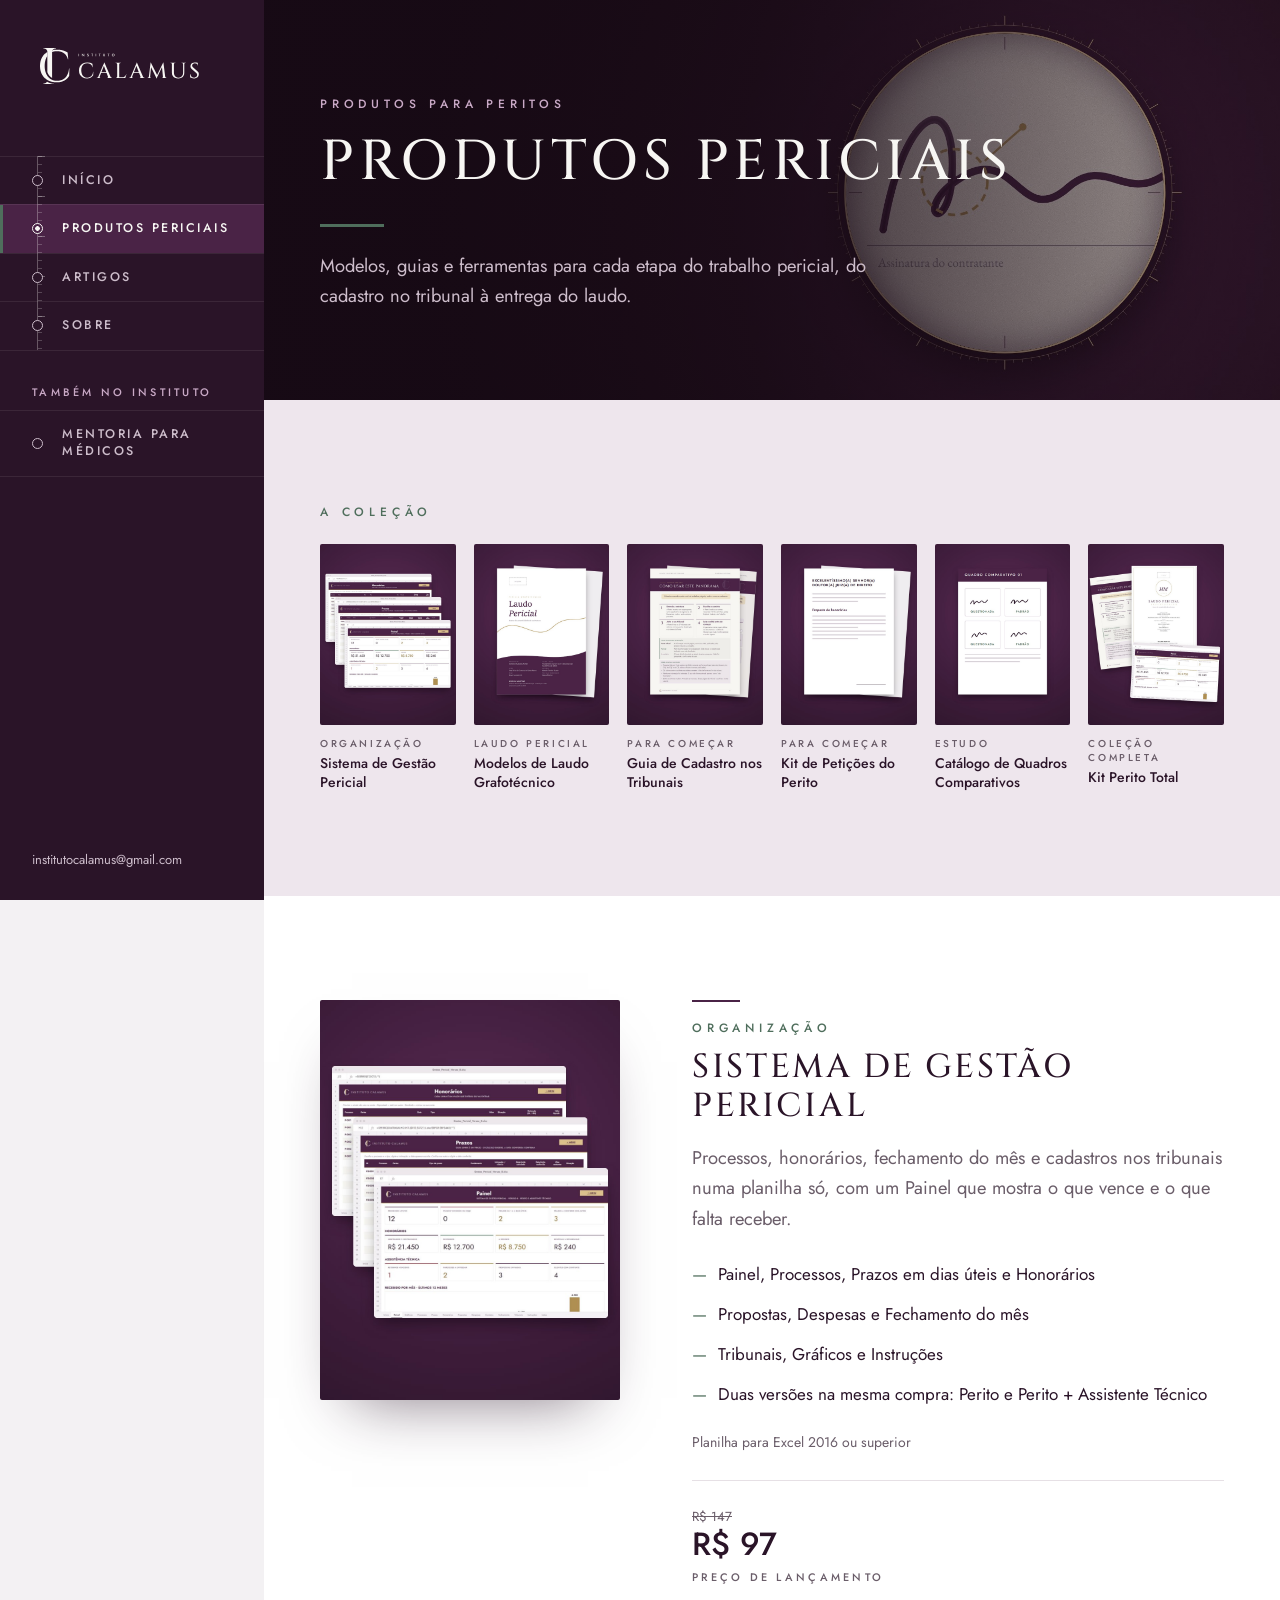
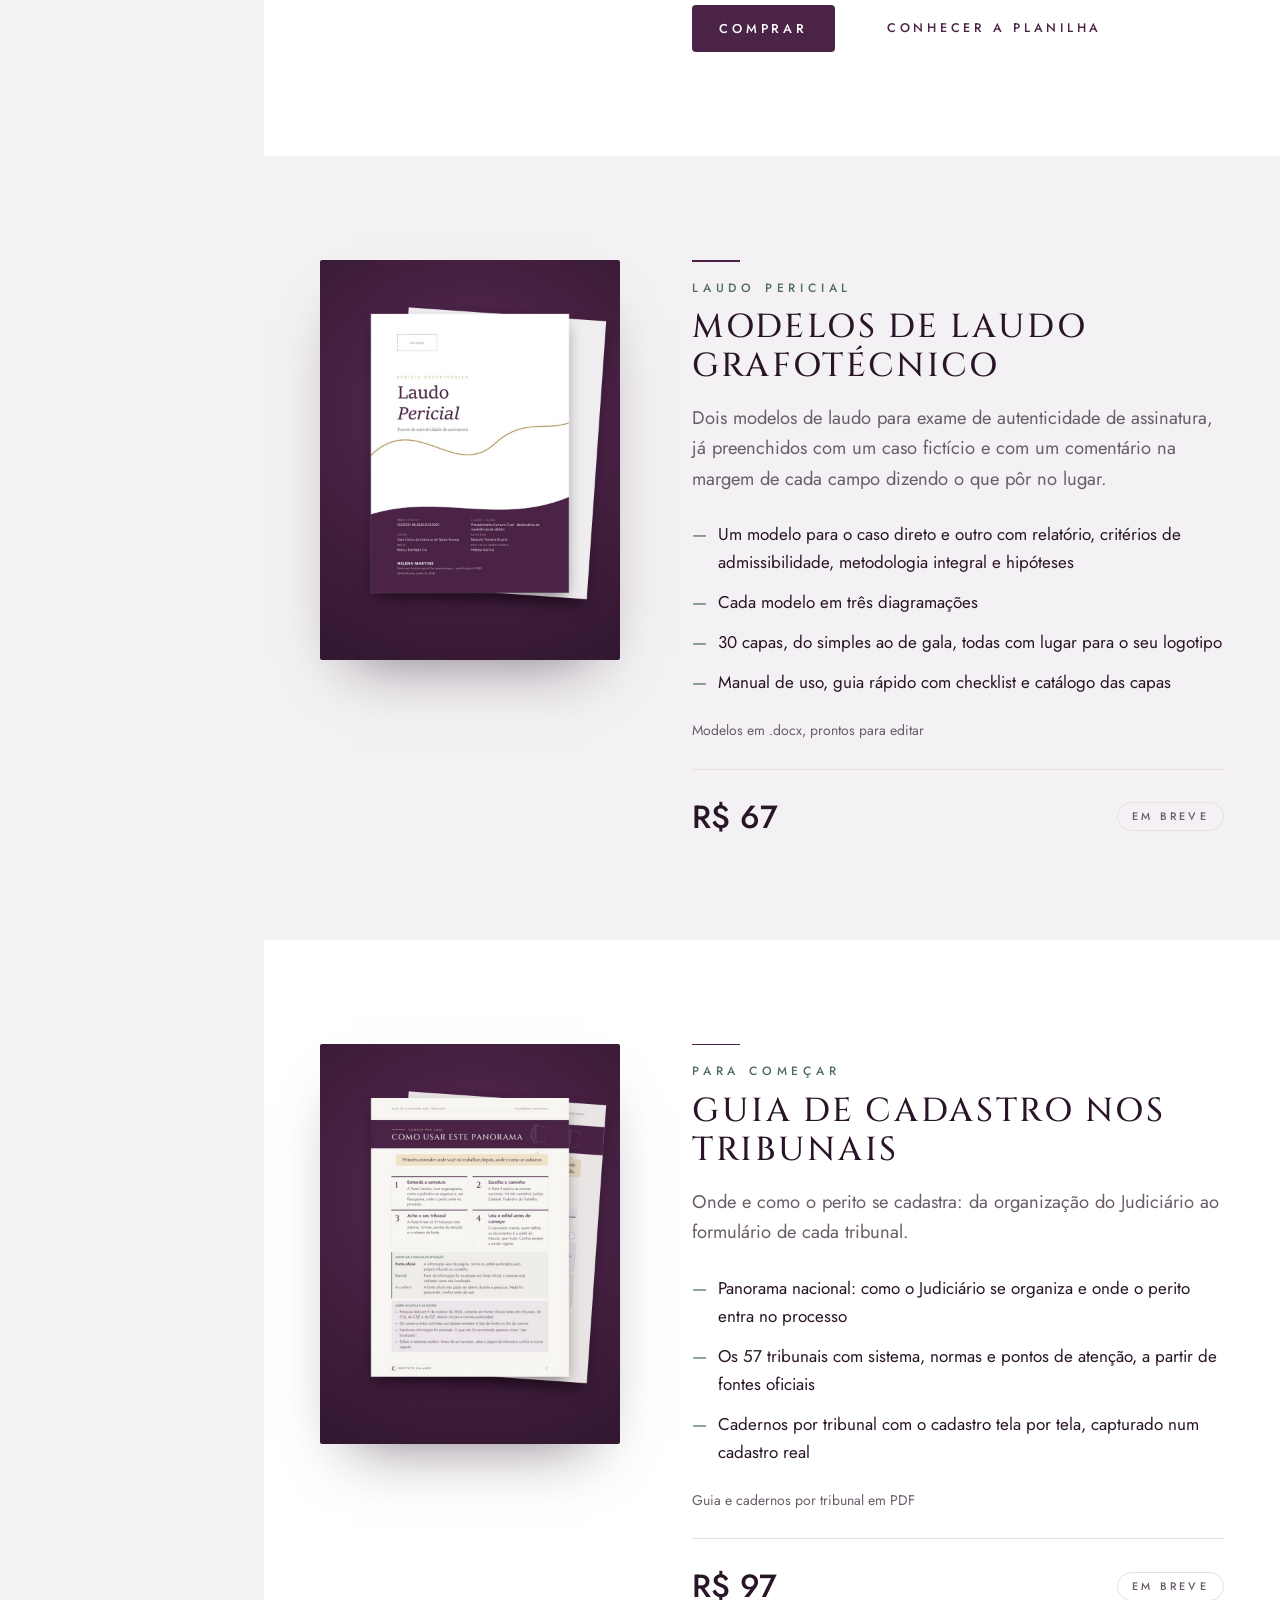
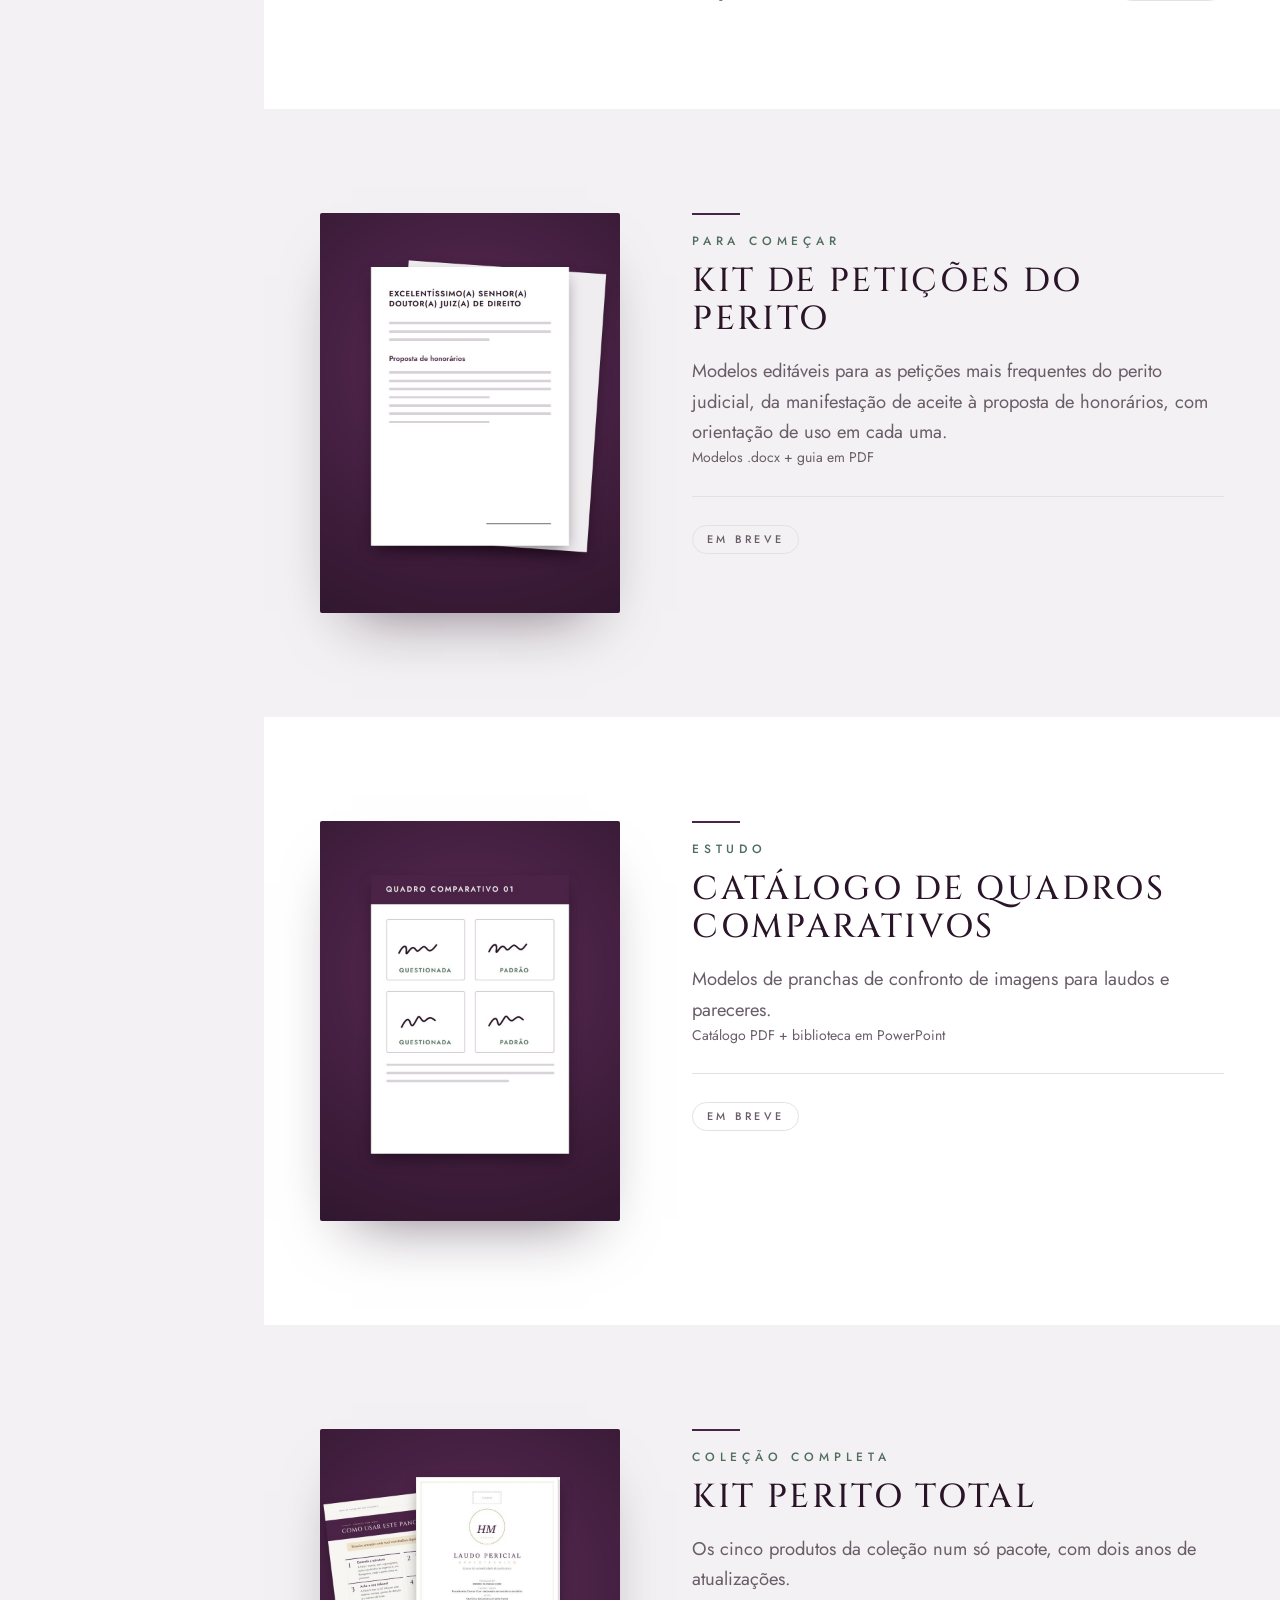
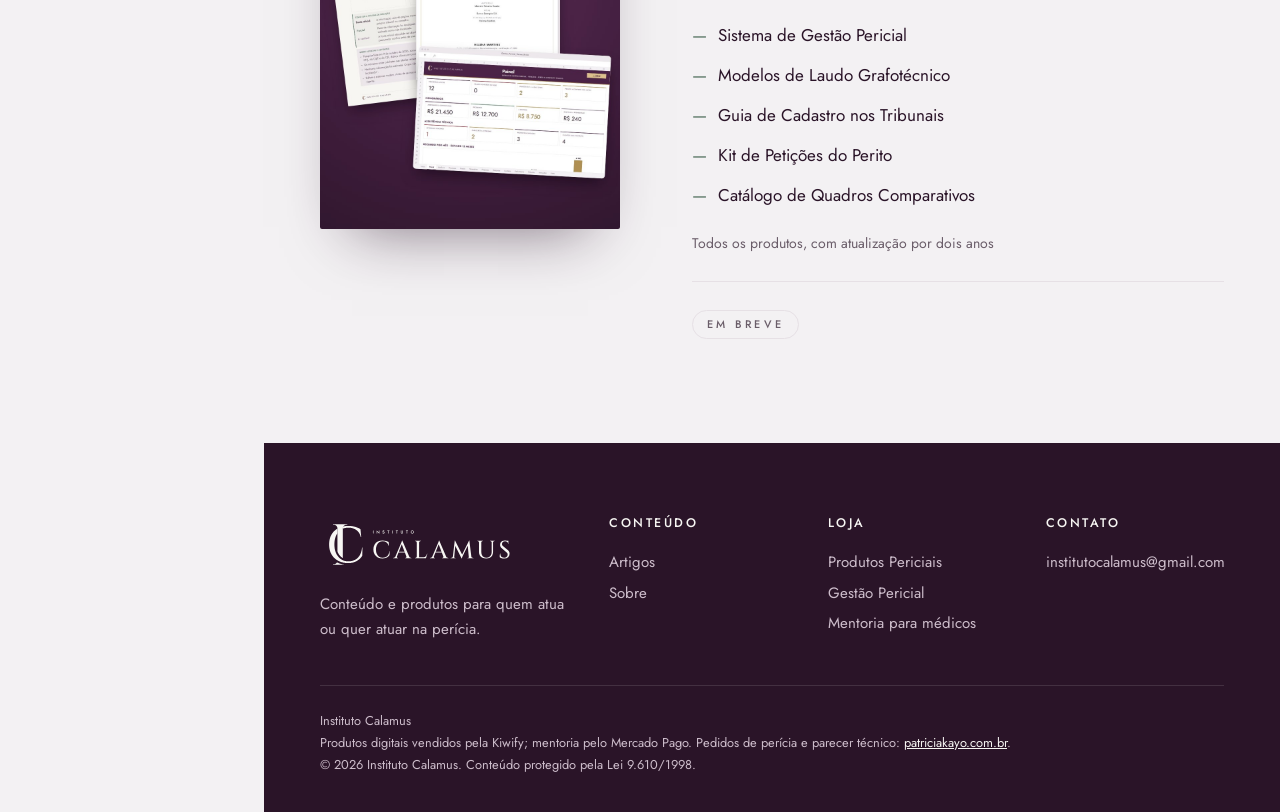
<file: produtos/index.html>
<!doctype html>
<html lang="pt-BR">
<head>
<meta charset="utf-8">
<meta name="viewport" content="width=device-width, initial-scale=1">
<title>Produtos Periciais · Instituto Calamus</title>
<meta name="description" content="Modelos de laudo, guias, petições e a planilha de gestão do perito, numa coleção com o mesmo método e a mesma linguagem.">
<link rel="canonical" href="https://institutocalamus.com.br/produtos/">
<meta property="og:type" content="website">
<meta property="og:locale" content="pt_BR">
<meta property="og:site_name" content="Instituto Calamus">
<meta property="og:title" content="Produtos Periciais · Instituto Calamus">
<meta property="og:description" content="Modelos de laudo, guias, petições e a planilha de gestão do perito, numa coleção com o mesmo método e a mesma linguagem.">
<meta property="og:url" content="https://institutocalamus.com.br/produtos/">
<link rel="icon" type="image/png" sizes="32x32" href="../assets/img/favicon_32px.png">
<link rel="icon" type="image/png" sizes="192x192" href="../assets/img/favicon_192px.png">
<link rel="apple-touch-icon" href="../assets/img/favicon_192px.png">
<link rel="preload" href="../assets/fonts/Jost-Variable.woff2" as="font" type="font/woff2" crossorigin>
<link rel="preload" href="../assets/fonts/Cinzel-Variable.woff2" as="font" type="font/woff2" crossorigin>
<link rel="stylesheet" href="../assets/css/site.css?v=ae09377f">
<script src="../assets/js/site.js?v=a7583782" defer></script>
</head>
<body>
<aside class="lat" aria-label="Menu">
  <a class="lat-logo" href="../index.html"><img src="../assets/img/logo-porcelana.svg" alt="Instituto Calamus, página inicial"><img class="lat-mono" src="../assets/img/monograma-porcelana.svg" alt=""></a>
  <nav class="lat-nav" aria-label="Principal">
    <div class="lat-principal">
      <a href="../index.html">Início</a>
      <a class="ativo" aria-current="page" href="../produtos/index.html">Produtos Periciais</a>
      <a href="../artigos/index.html">Artigos</a>
      <a href="../sobre/index.html">Sobre</a>
    </div>
    <p class="lat-rot">Também no instituto</p>
    <a href="../mentoria/index.html">Mentoria para médicos</a>
  </nav>
  <div class="lat-pe"><a href="mailto:institutocalamus@gmail.com">institutocalamus@gmail.com</a></div>
</aside>
<header class="topo-movel">
  <a href="../index.html" aria-label="Instituto Calamus, página inicial"><img src="../assets/img/monograma-principal-claro.svg" alt="Instituto Calamus"></a>
  <details><summary>Menu</summary><nav aria-label="Principal"><a class="ativo" aria-current="page" href="../produtos/index.html">Produtos Periciais</a><a href="../artigos/index.html">Artigos</a><a href="../sobre/index.html">Sobre</a><a href="../mentoria/index.html">Mentoria para médicos</a></nav></details>
</header>
<div class="pagina">
<main>
<section class="topo-pagina"><div class="wrap">
  <p class="rotulo">Produtos para peritos</p>
  <h1 class="h1">Produtos Periciais</h1>
  <span class="barra"></span>
  <p class="lead">Modelos, guias e ferramentas para cada etapa do trabalho pericial, do cadastro no tribunal à entrega do laudo.</p>
</div></section>
<section class="secao produtos" id="lancamentos" aria-label="A coleção"><div class="wrap">
  <p class="rotulo">A coleção</p>
  <nav class="indice-colecao" aria-label="Produtos da coleção"><a href="#sistema-de-gestao-pericial"><img src="../assets/img/colecao/capa-gestao.jpg" alt="" loading="lazy" width="900" height="1200"><span><small>Organização</small>Sistema de Gestão Pericial</span></a><a href="#modelos-de-laudo-grafotecnico"><img src="../assets/img/colecao/capa-laudo.jpg" alt="" loading="lazy" width="900" height="1200"><span><small>Laudo pericial</small>Modelos de Laudo Grafotécnico</span></a><a href="#guia-de-cadastro-nos-tribunais"><img src="../assets/img/colecao/capa-guia.jpg" alt="" loading="lazy" width="900" height="1200"><span><small>Para começar</small>Guia de Cadastro nos Tribunais</span></a><a href="#kit-de-peticoes-do-perito"><img src="../assets/img/colecao/capa-peticoes.jpg" alt="" loading="lazy" width="900" height="1200"><span><small>Para começar</small>Kit de Petições do Perito</span></a><a href="#catalogo-de-quadros-comparativos"><img src="../assets/img/colecao/capa-quadros.jpg" alt="" loading="lazy" width="900" height="1200"><span><small>Estudo</small>Catálogo de Quadros Comparativos</span></a><a href="#kit-perito-total"><img src="../assets/img/colecao/capa-kit.jpg" alt="" loading="lazy" width="900" height="1200"><span><small>Coleção completa</small>Kit Perito Total</span></a></nav>
</div></section>
<section class="secao det branca" id="sistema-de-gestao-pericial" aria-labelledby="t-sistema-de-gestao-pericial"><div class="wrap prod-det">
  <div class="det-arte"><img src="../assets/img/colecao/capa-gestao.jpg" alt="Sistema de Gestão Pericial: arte da coleção" loading="lazy" width="900" height="1200"></div>
  <div class="det-txt">
    <span class="filete"></span><p class="rotulo">Organização</p>
    <h2 class="h2" id="t-sistema-de-gestao-pericial">Sistema de Gestão Pericial</h2>
    <p class="lead">Processos, honorários, fechamento do mês e cadastros nos tribunais numa planilha só, com um Painel que mostra o que vence e o que falta receber.</p>
    <ul class="marcas"><li>Painel, Processos, Prazos em dias úteis e Honorários</li><li>Propostas, Despesas e Fechamento do mês</li><li>Tribunais, Gráficos e Instruções</li><li>Duas versões na mesma compra: Perito e Perito + Assistente Técnico</li></ul>
    <p class="formato">Planilha para Excel 2016 ou superior</p>
    <div class="compra"><p class="preco"><s>R$ 147</s>R$ 97<small>Preço de lançamento</small></p><div class="det-acoes"><a class="btn" href="https://pay.kiwify.com.br/hRfK6Sk?src=site" target="_blank" rel="noopener">Comprar</a><span id="gestao"></span><a class="mais" href="../gestao-pericial/index.html">Conhecer a planilha</a></div></div>
  </div>
</div></section>
<section class="secao det" id="modelos-de-laudo-grafotecnico" aria-labelledby="t-modelos-de-laudo-grafotecnico"><div class="wrap prod-det">
  <div class="det-arte"><img src="../assets/img/colecao/capa-laudo.jpg" alt="Modelos de Laudo Grafotécnico: arte da coleção" loading="lazy" width="900" height="1200"></div>
  <div class="det-txt">
    <span class="filete"></span><p class="rotulo">Laudo pericial</p>
    <h2 class="h2" id="t-modelos-de-laudo-grafotecnico">Modelos de Laudo Grafotécnico</h2>
    <p class="lead">Dois modelos de laudo para exame de autenticidade de assinatura, já preenchidos com um caso fictício e com um comentário na margem de cada campo dizendo o que pôr no lugar.</p>
    <ul class="marcas"><li>Um modelo para o caso direto e outro com relatório, critérios de admissibilidade, metodologia integral e hipóteses</li><li>Cada modelo em três diagramações</li><li>30 capas, do simples ao de gala, todas com lugar para o seu logotipo</li><li>Manual de uso, guia rápido com checklist e catálogo das capas</li></ul>
    <p class="formato">Modelos em .docx, prontos para editar</p>
    <div class="compra"><p class="preco">R$ 67</p><div class="det-acoes"><span class="status">Em breve</span></div></div>
  </div>
</div></section>
<section class="secao det branca" id="guia-de-cadastro-nos-tribunais" aria-labelledby="t-guia-de-cadastro-nos-tribunais"><div class="wrap prod-det">
  <div class="det-arte"><img src="../assets/img/colecao/capa-guia.jpg" alt="Guia de Cadastro nos Tribunais: arte da coleção" loading="lazy" width="900" height="1200"></div>
  <div class="det-txt">
    <span class="filete"></span><p class="rotulo">Para começar</p>
    <h2 class="h2" id="t-guia-de-cadastro-nos-tribunais">Guia de Cadastro nos Tribunais</h2>
    <p class="lead">Onde e como o perito se cadastra: da organização do Judiciário ao formulário de cada tribunal.</p>
    <ul class="marcas"><li>Panorama nacional: como o Judiciário se organiza e onde o perito entra no processo</li><li>Os 57 tribunais com sistema, normas e pontos de atenção, a partir de fontes oficiais</li><li>Cadernos por tribunal com o cadastro tela por tela, capturado num cadastro real</li></ul>
    <p class="formato">Guia e cadernos por tribunal em PDF</p>
    <div class="compra"><p class="preco">R$ 97</p><div class="det-acoes"><span class="status">Em breve</span></div></div>
  </div>
</div></section>
<section class="secao det" id="kit-de-peticoes-do-perito" aria-labelledby="t-kit-de-peticoes-do-perito"><div class="wrap prod-det">
  <div class="det-arte"><img src="../assets/img/colecao/capa-peticoes.jpg" alt="Kit de Petições do Perito: arte da coleção" loading="lazy" width="900" height="1200"></div>
  <div class="det-txt">
    <span class="filete"></span><p class="rotulo">Para começar</p>
    <h2 class="h2" id="t-kit-de-peticoes-do-perito">Kit de Petições do Perito</h2>
    <p class="lead">Modelos editáveis para as petições mais frequentes do perito judicial, da manifestação de aceite à proposta de honorários, com orientação de uso em cada uma.</p>
    
    <p class="formato">Modelos .docx + guia em PDF</p>
    <div class="compra"><div class="det-acoes"><span class="status">Em breve</span></div></div>
  </div>
</div></section>
<section class="secao det branca" id="catalogo-de-quadros-comparativos" aria-labelledby="t-catalogo-de-quadros-comparativos"><div class="wrap prod-det">
  <div class="det-arte"><img src="../assets/img/colecao/capa-quadros.jpg" alt="Catálogo de Quadros Comparativos: arte da coleção" loading="lazy" width="900" height="1200"></div>
  <div class="det-txt">
    <span class="filete"></span><p class="rotulo">Estudo</p>
    <h2 class="h2" id="t-catalogo-de-quadros-comparativos">Catálogo de Quadros Comparativos</h2>
    <p class="lead">Modelos de pranchas de confronto de imagens para laudos e pareceres.</p>
    
    <p class="formato">Catálogo PDF + biblioteca em PowerPoint</p>
    <div class="compra"><div class="det-acoes"><span class="status">Em breve</span></div></div>
  </div>
</div></section>
<section class="secao det" id="kit-perito-total" aria-labelledby="t-kit-perito-total"><div class="wrap prod-det">
  <div class="det-arte"><img src="../assets/img/colecao/capa-kit.jpg" alt="Kit Perito Total: arte da coleção" loading="lazy" width="900" height="1200"></div>
  <div class="det-txt">
    <span class="filete"></span><p class="rotulo">Coleção completa</p>
    <h2 class="h2" id="t-kit-perito-total">Kit Perito Total</h2>
    <p class="lead">Os cinco produtos da coleção num só pacote, com dois anos de atualizações.</p>
    <ul class="marcas"><li>Sistema de Gestão Pericial</li><li>Modelos de Laudo Grafotécnico</li><li>Guia de Cadastro nos Tribunais</li><li>Kit de Petições do Perito</li><li>Catálogo de Quadros Comparativos</li></ul>
    <p class="formato">Todos os produtos, com atualização por dois anos</p>
    <div class="compra"><div class="det-acoes"><span class="status">Em breve</span></div></div>
  </div>
</div></section>
</main>
<footer class="rodape"><div class="wrap">
  <div class="rod-grade">
    <div><img src="../assets/img/logo-porcelana.svg" alt="Instituto Calamus"><p class="frase">Conteúdo e produtos para quem atua ou quer atuar na perícia.</p></div>
    <div><p class="rod-tit">Conteúdo</p><a href="../artigos/index.html">Artigos</a><a href="../sobre/index.html">Sobre</a></div>
    <div><p class="rod-tit">Loja</p><a href="../produtos/index.html">Produtos Periciais</a><a href="../gestao-pericial/index.html">Gestão Pericial</a><a href="../mentoria/index.html">Mentoria para médicos</a></div>
    <div><p class="rod-tit">Contato</p><a href="mailto:institutocalamus@gmail.com">institutocalamus@gmail.com</a></div>
  </div>
  <p class="legal">Instituto Calamus<br>
    Produtos digitais vendidos pela Kiwify; mentoria pelo Mercado Pago. Pedidos de perícia e parecer técnico: <a href="https://patriciakayo.com.br">patriciakayo.com.br</a>.<br>
    © 2026 Instituto Calamus. Conteúdo protegido pela Lei 9.610/1998.</p>
</div></footer>
</div>
</body>
</html>
</file>
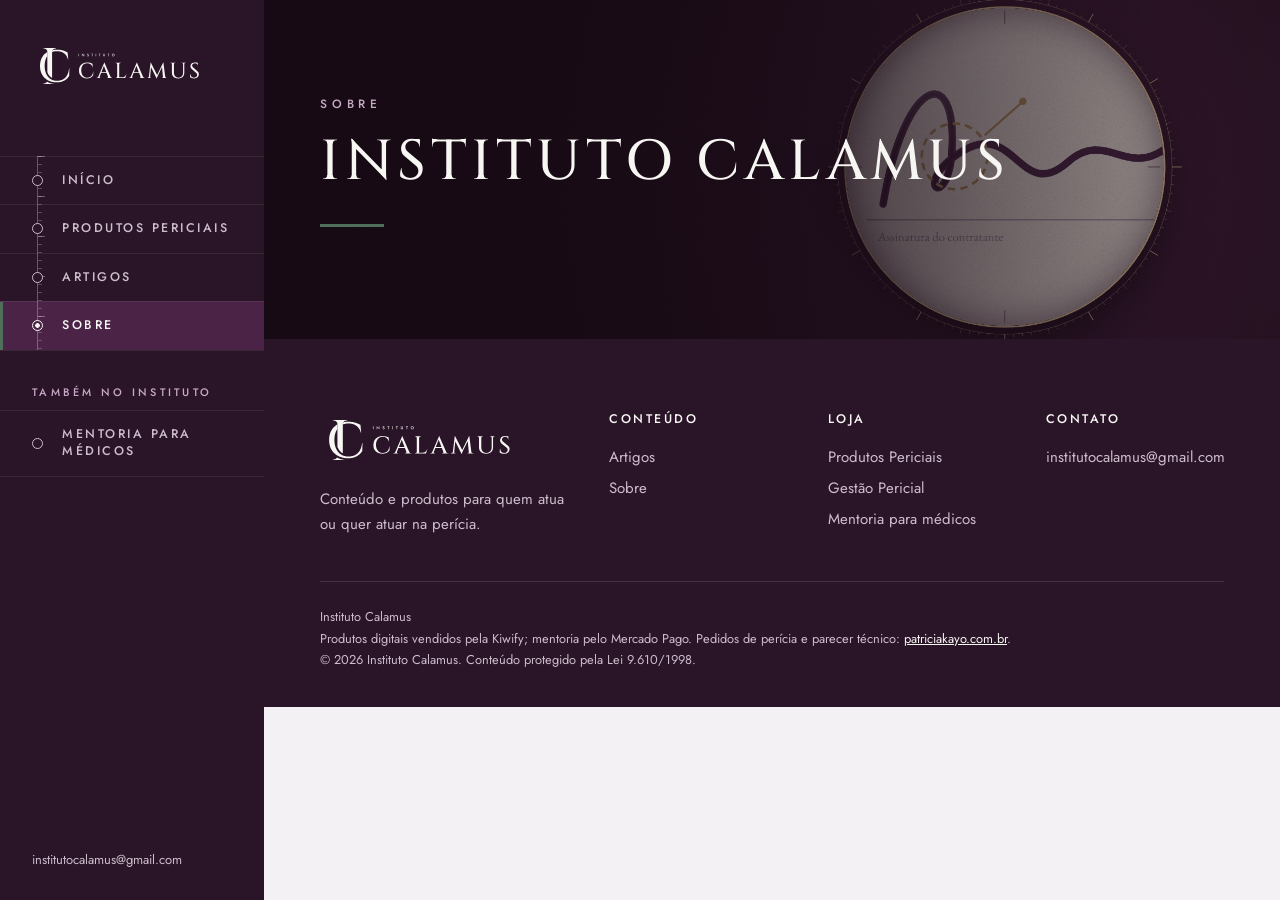
<file: sobre/index.html>
<!doctype html>
<html lang="pt-BR">
<head>
<meta charset="utf-8">
<meta name="viewport" content="width=device-width, initial-scale=1">
<title>Sobre · Instituto Calamus</title>
<meta name="description" content="Sobre o Instituto Calamus.">
<link rel="canonical" href="https://institutocalamus.com.br/sobre/">
<meta property="og:type" content="website">
<meta property="og:locale" content="pt_BR">
<meta property="og:site_name" content="Instituto Calamus">
<meta property="og:title" content="Sobre · Instituto Calamus">
<meta property="og:description" content="Sobre o Instituto Calamus.">
<meta property="og:url" content="https://institutocalamus.com.br/sobre/">
<link rel="icon" type="image/png" sizes="32x32" href="../assets/img/favicon_32px.png">
<link rel="icon" type="image/png" sizes="192x192" href="../assets/img/favicon_192px.png">
<link rel="apple-touch-icon" href="../assets/img/favicon_192px.png">
<link rel="preload" href="../assets/fonts/Jost-Variable.woff2" as="font" type="font/woff2" crossorigin>
<link rel="preload" href="../assets/fonts/Cinzel-Variable.woff2" as="font" type="font/woff2" crossorigin>
<link rel="stylesheet" href="../assets/css/site.css?v=ae09377f">
<script src="../assets/js/site.js?v=a7583782" defer></script>
</head>
<body>
<aside class="lat" aria-label="Menu">
  <a class="lat-logo" href="../index.html"><img src="../assets/img/logo-porcelana.svg" alt="Instituto Calamus, página inicial"><img class="lat-mono" src="../assets/img/monograma-porcelana.svg" alt=""></a>
  <nav class="lat-nav" aria-label="Principal">
    <div class="lat-principal">
      <a href="../index.html">Início</a>
      <a href="../produtos/index.html">Produtos Periciais</a>
      <a href="../artigos/index.html">Artigos</a>
      <a class="ativo" aria-current="page" href="../sobre/index.html">Sobre</a>
    </div>
    <p class="lat-rot">Também no instituto</p>
    <a href="../mentoria/index.html">Mentoria para médicos</a>
  </nav>
  <div class="lat-pe"><a href="mailto:institutocalamus@gmail.com">institutocalamus@gmail.com</a></div>
</aside>
<header class="topo-movel">
  <a href="../index.html" aria-label="Instituto Calamus, página inicial"><img src="../assets/img/monograma-principal-claro.svg" alt="Instituto Calamus"></a>
  <details><summary>Menu</summary><nav aria-label="Principal"><a href="../produtos/index.html">Produtos Periciais</a><a href="../artigos/index.html">Artigos</a><a class="ativo" aria-current="page" href="../sobre/index.html">Sobre</a><a href="../mentoria/index.html">Mentoria para médicos</a></nav></details>
</header>
<div class="pagina">
<main>
<section class="topo-pagina"><div class="wrap">
  <p class="rotulo">Sobre</p>
  <h1 class="h1">Instituto Calamus</h1>
  <span class="barra"></span>
  
</div></section>
</main>
<footer class="rodape"><div class="wrap">
  <div class="rod-grade">
    <div><img src="../assets/img/logo-porcelana.svg" alt="Instituto Calamus"><p class="frase">Conteúdo e produtos para quem atua ou quer atuar na perícia.</p></div>
    <div><p class="rod-tit">Conteúdo</p><a href="../artigos/index.html">Artigos</a><a href="../sobre/index.html">Sobre</a></div>
    <div><p class="rod-tit">Loja</p><a href="../produtos/index.html">Produtos Periciais</a><a href="../gestao-pericial/index.html">Gestão Pericial</a><a href="../mentoria/index.html">Mentoria para médicos</a></div>
    <div><p class="rod-tit">Contato</p><a href="mailto:institutocalamus@gmail.com">institutocalamus@gmail.com</a></div>
  </div>
  <p class="legal">Instituto Calamus<br>
    Produtos digitais vendidos pela Kiwify; mentoria pelo Mercado Pago. Pedidos de perícia e parecer técnico: <a href="https://patriciakayo.com.br">patriciakayo.com.br</a>.<br>
    © 2026 Instituto Calamus. Conteúdo protegido pela Lei 9.610/1998.</p>
</div></footer>
</div>
</body>
</html>
</file>
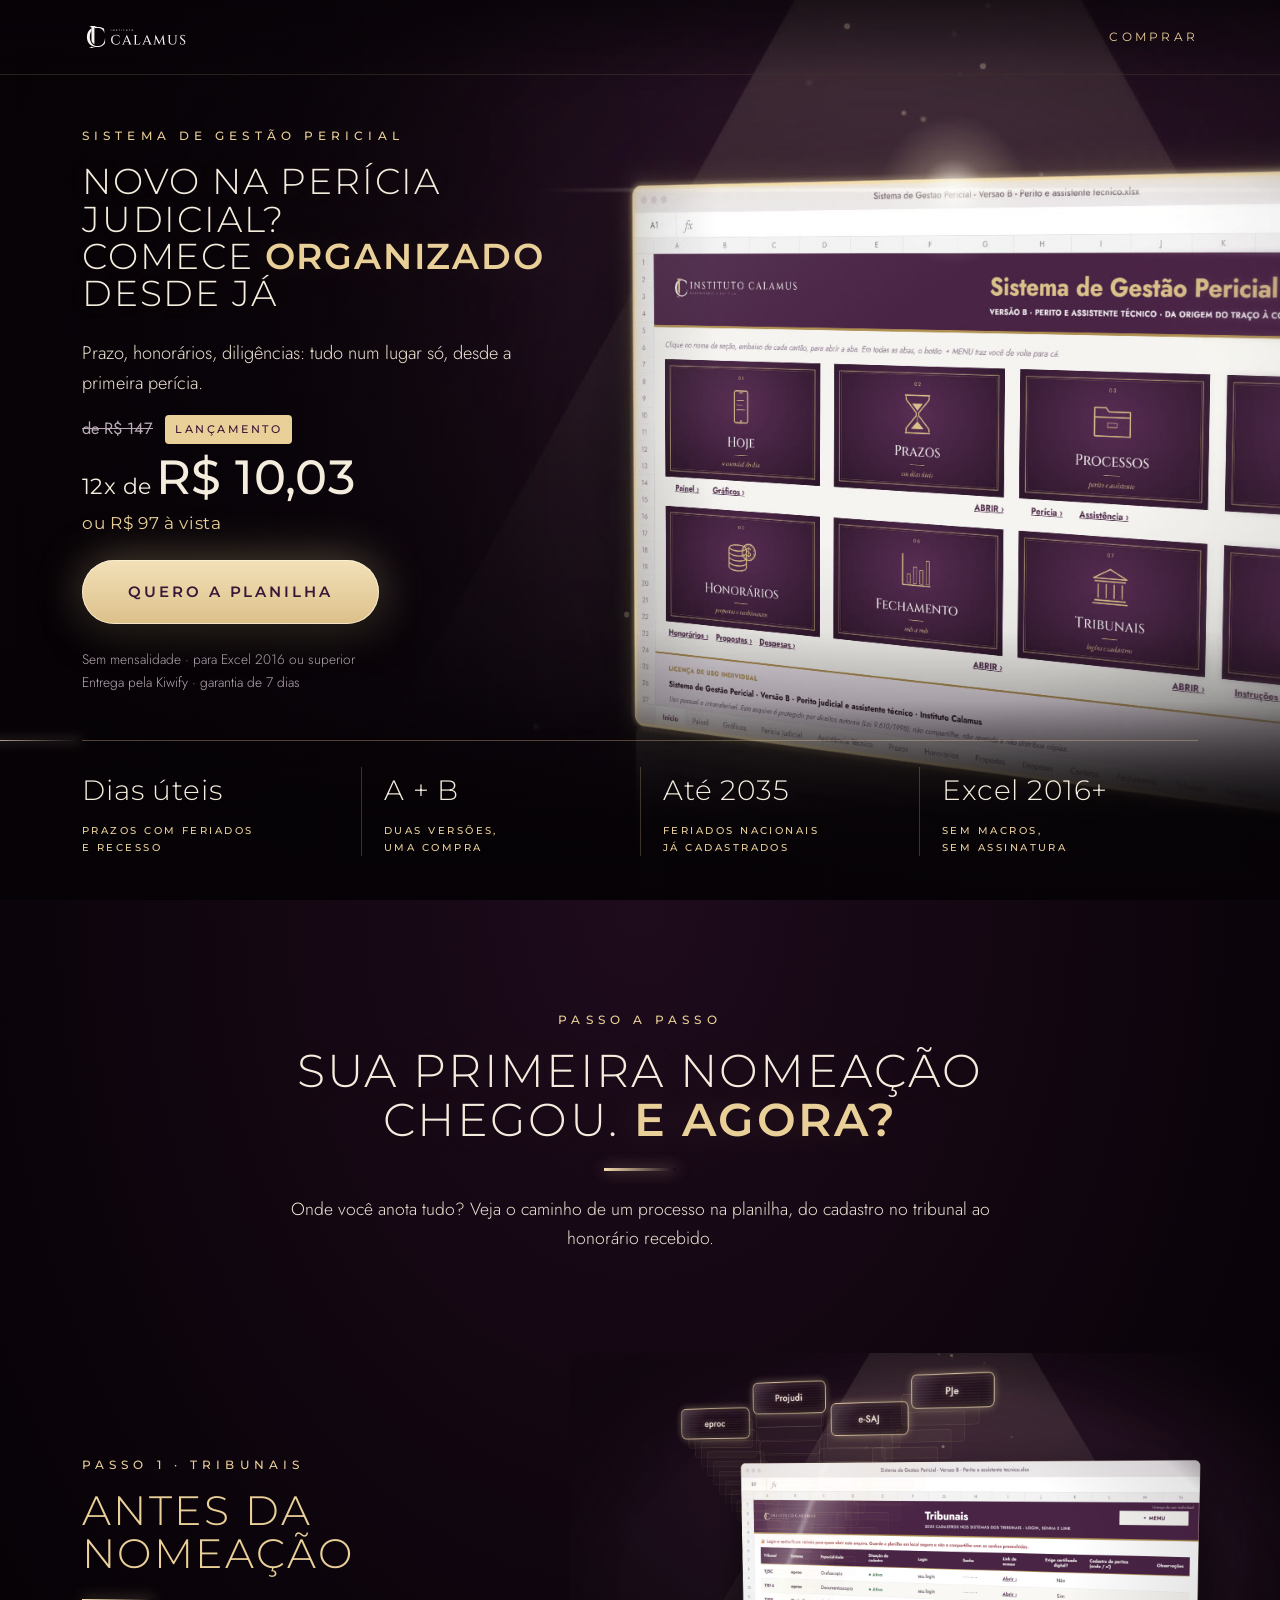
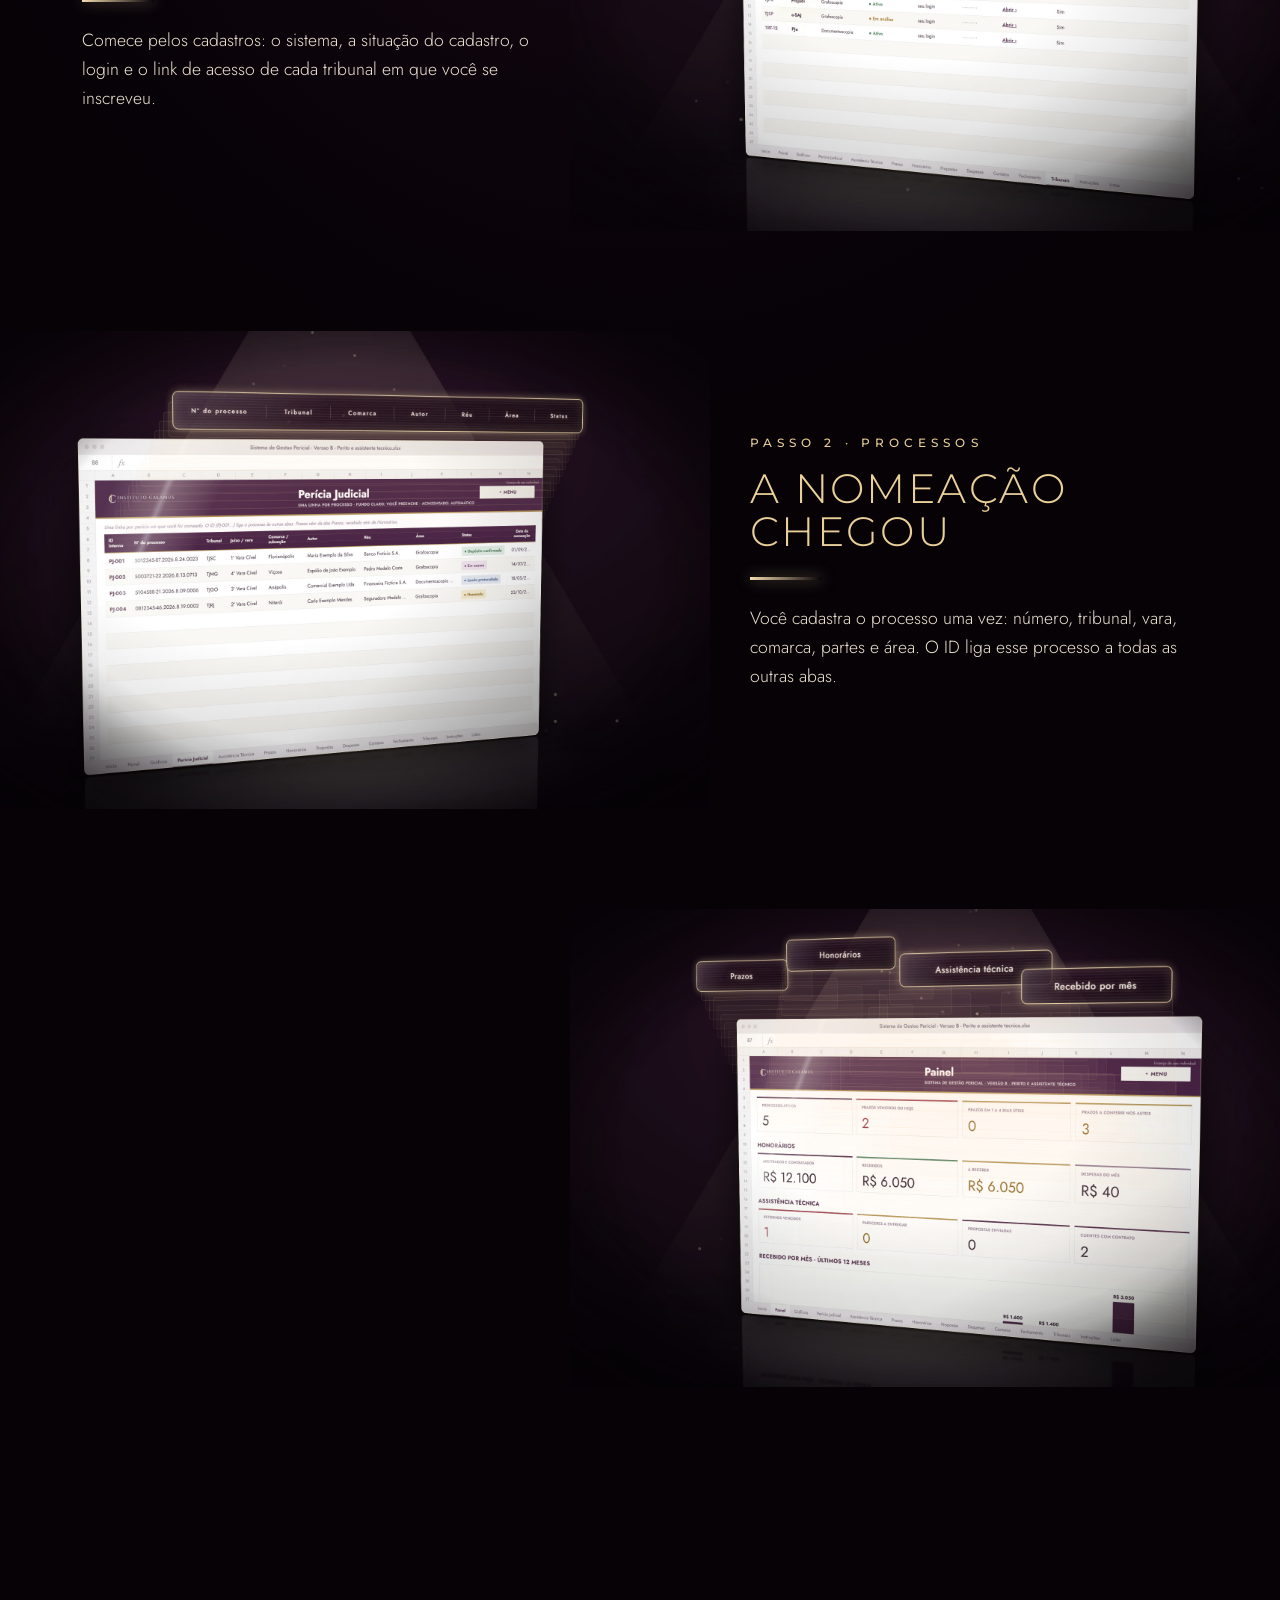
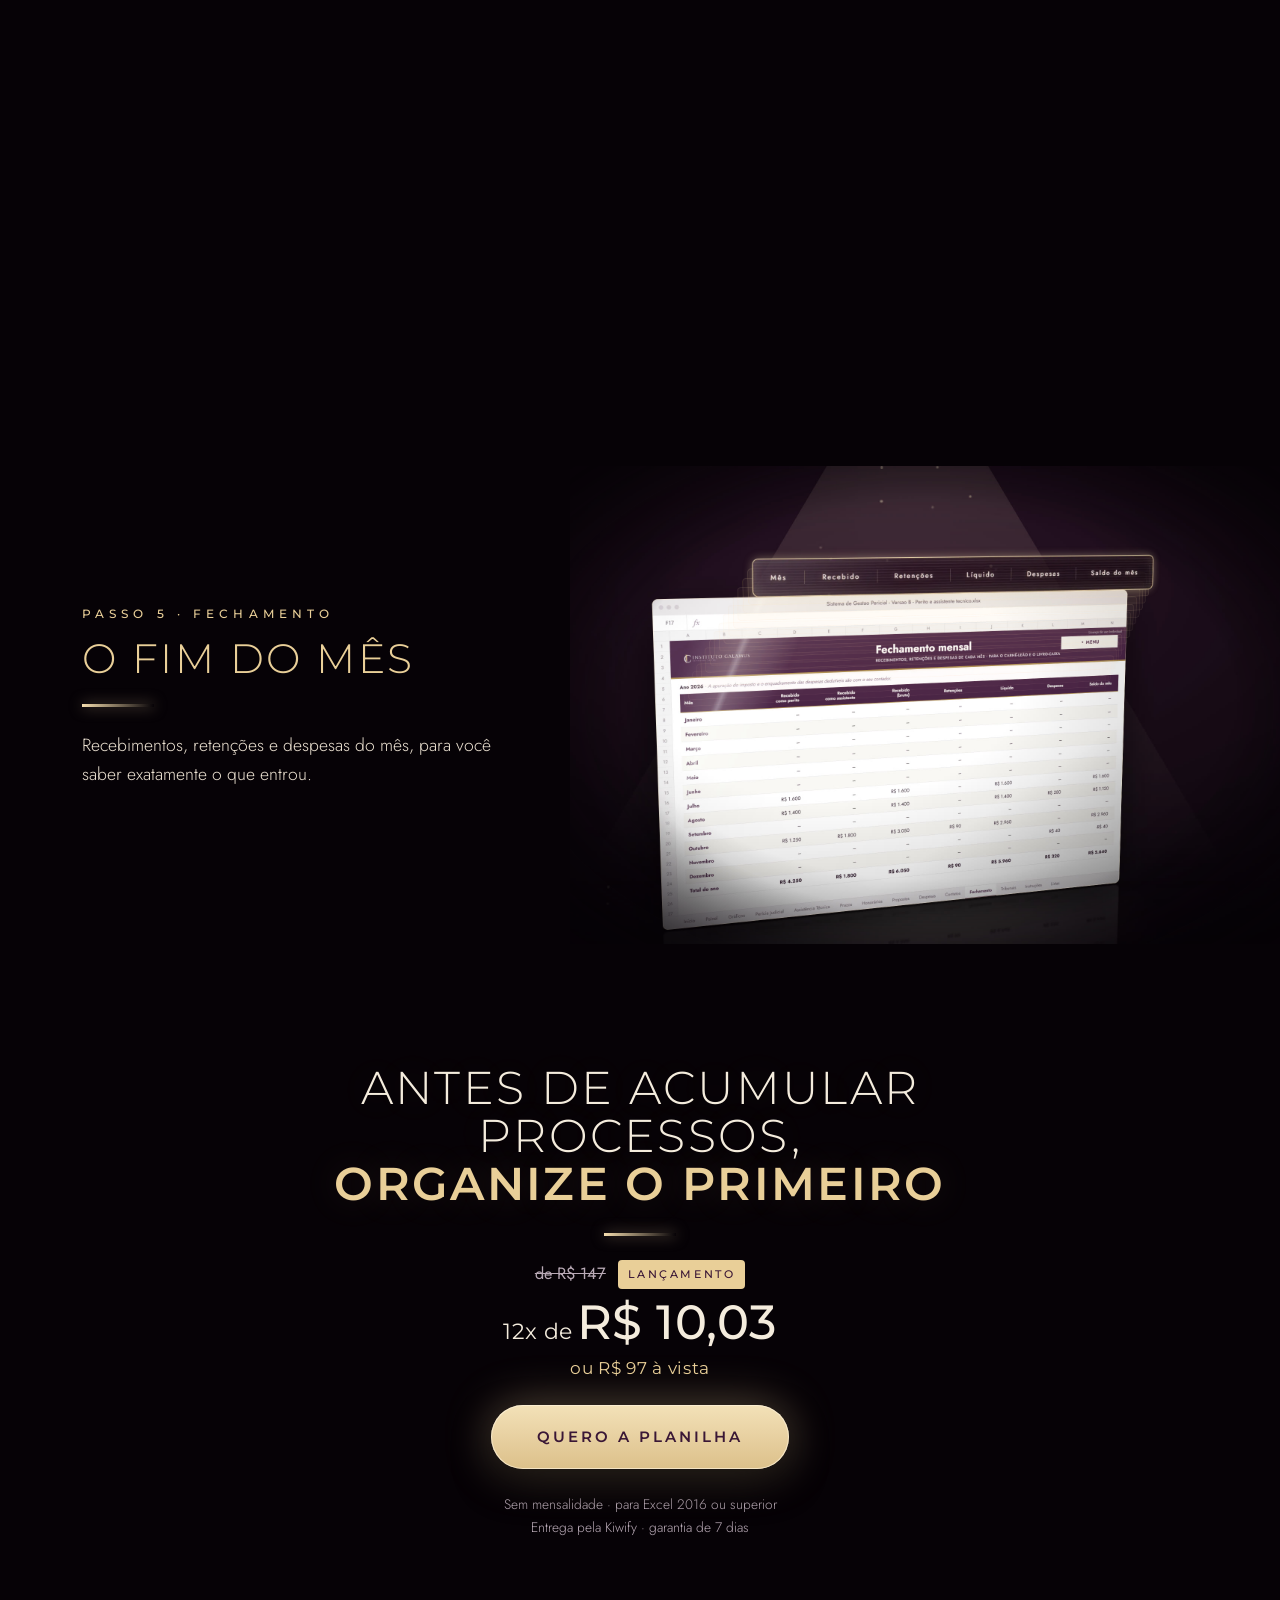
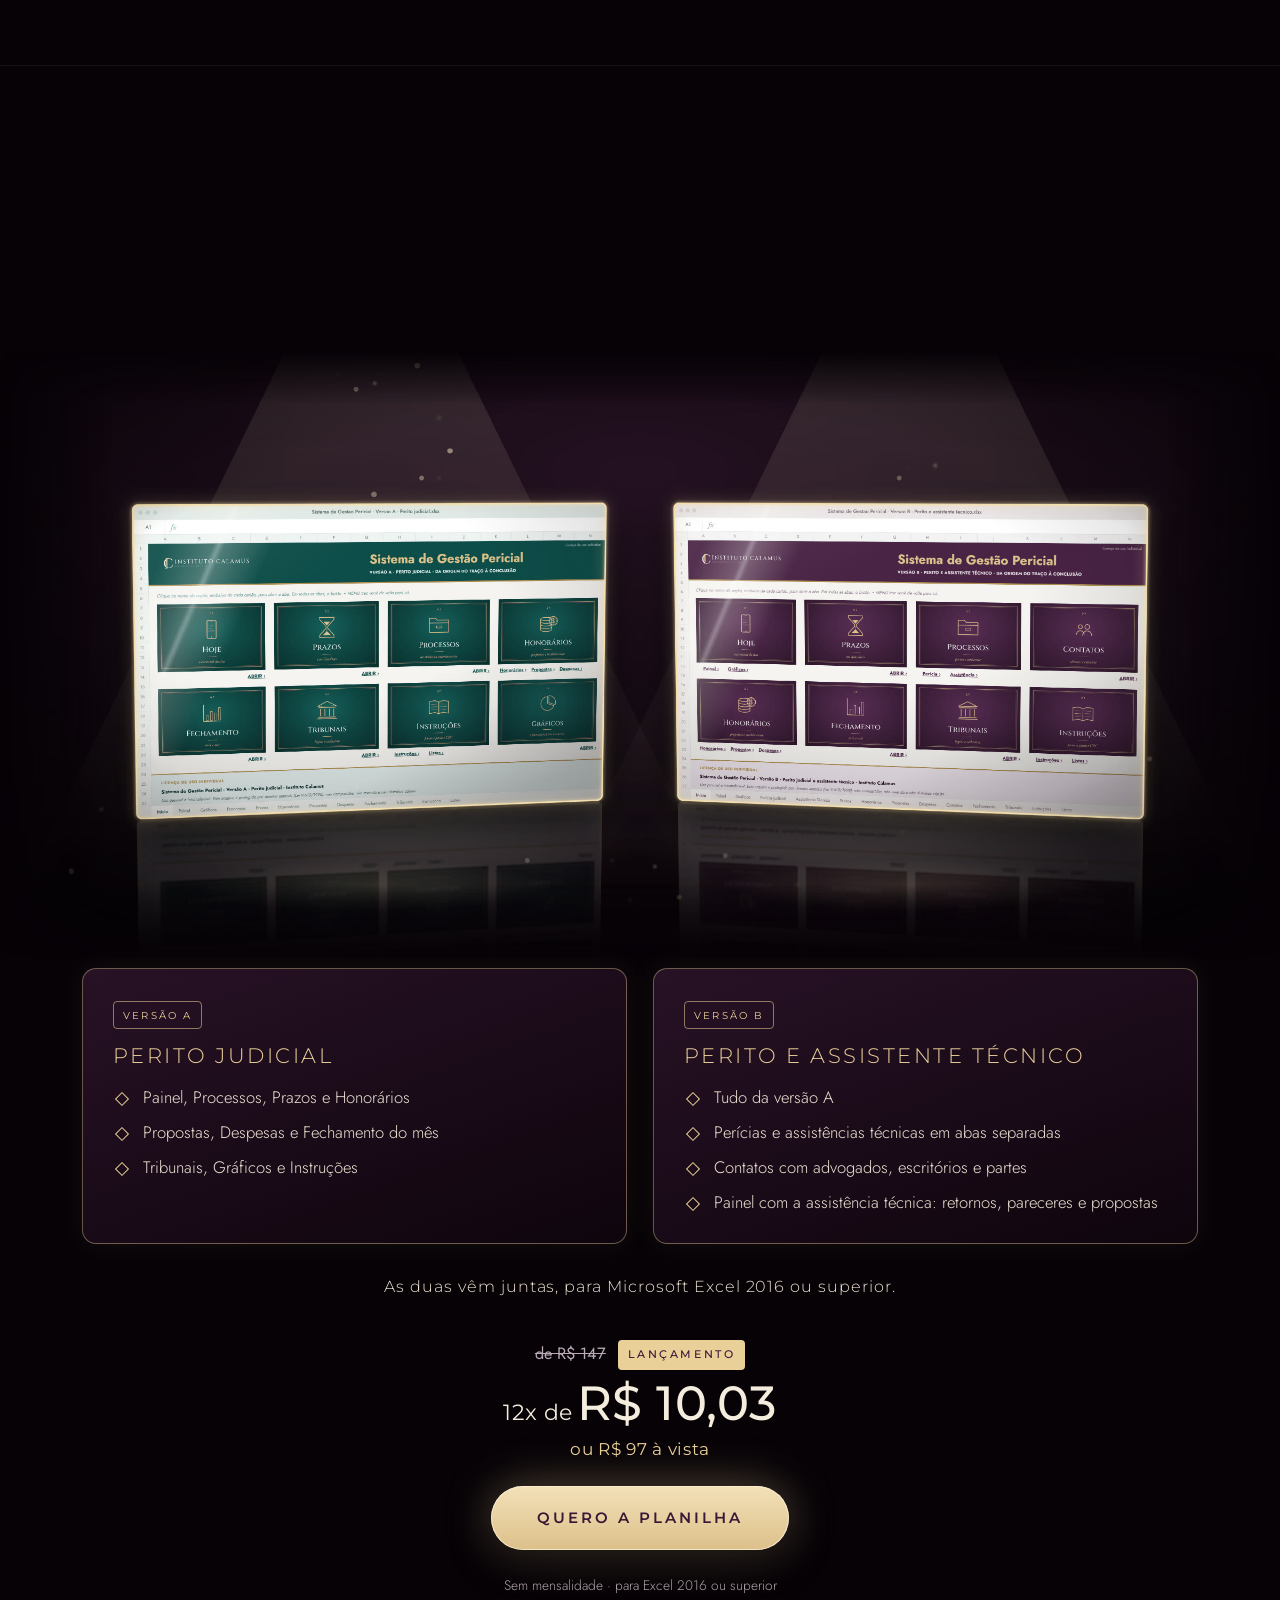
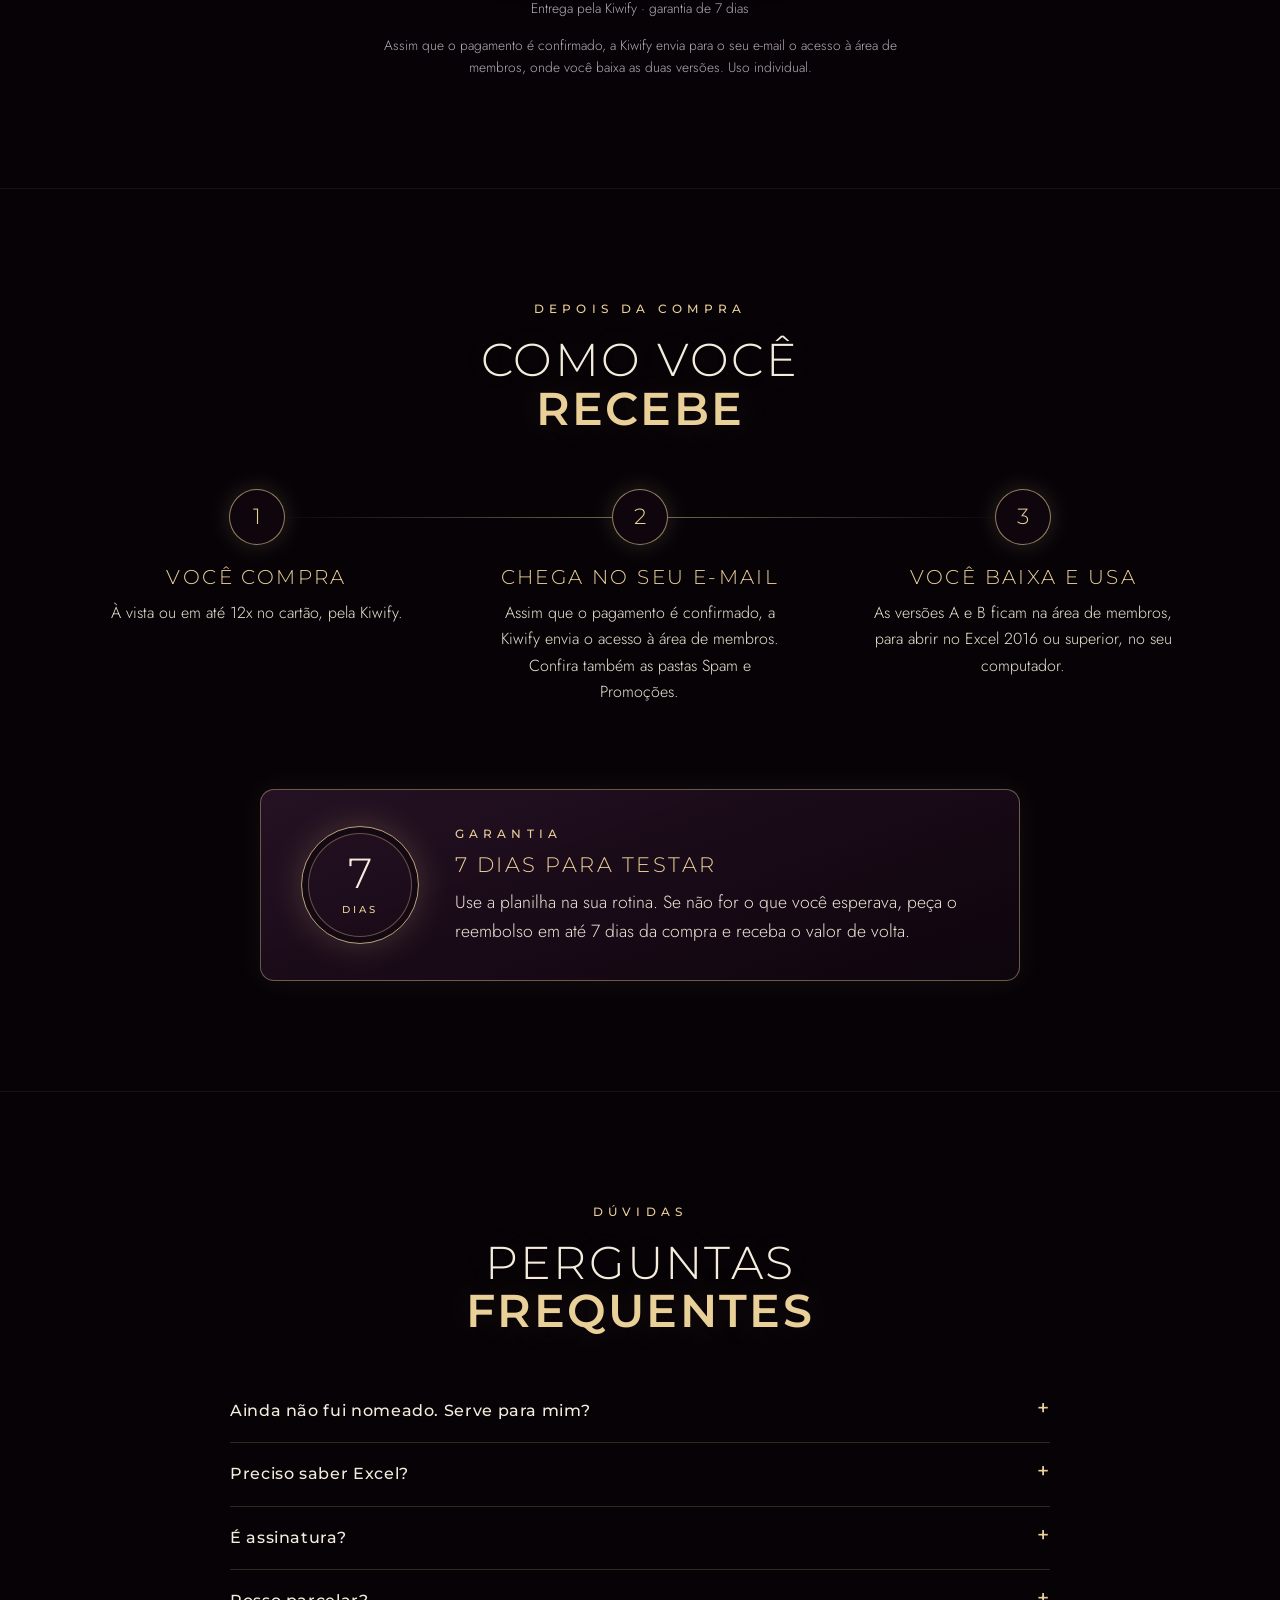
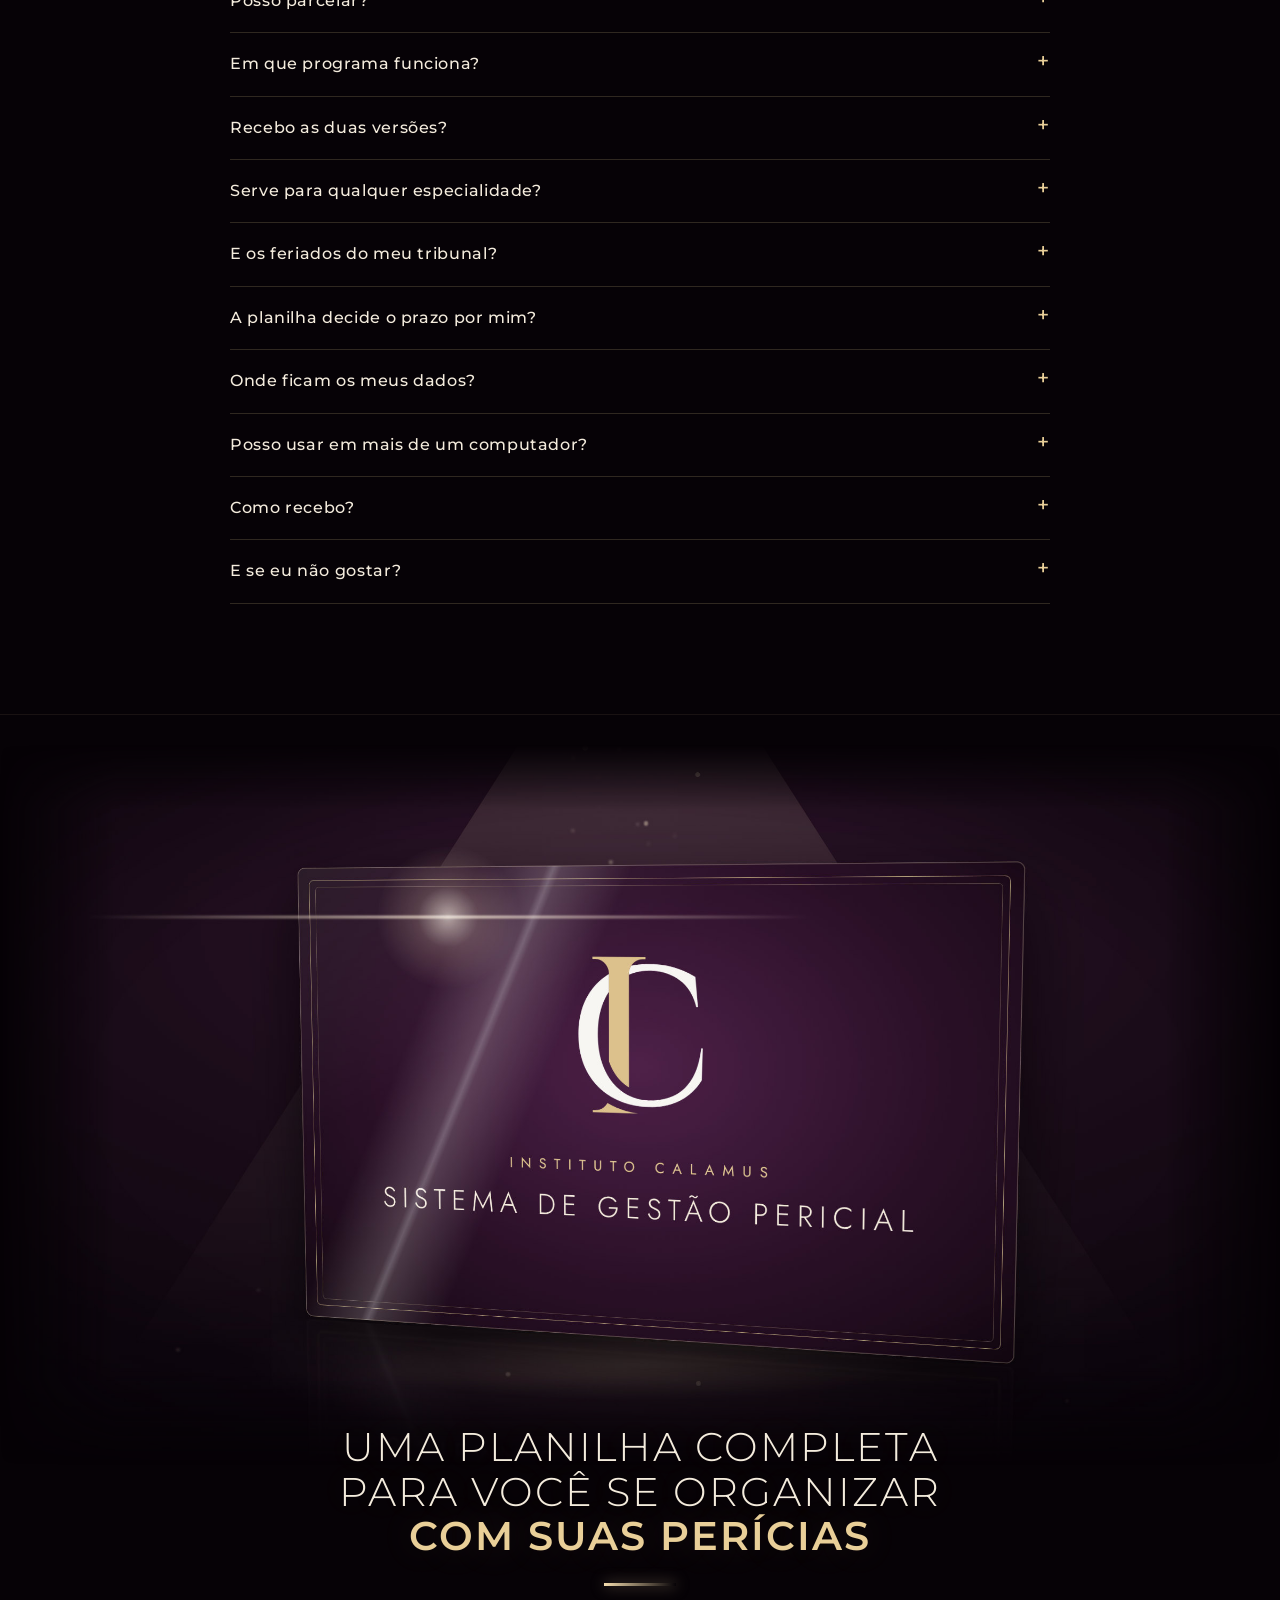
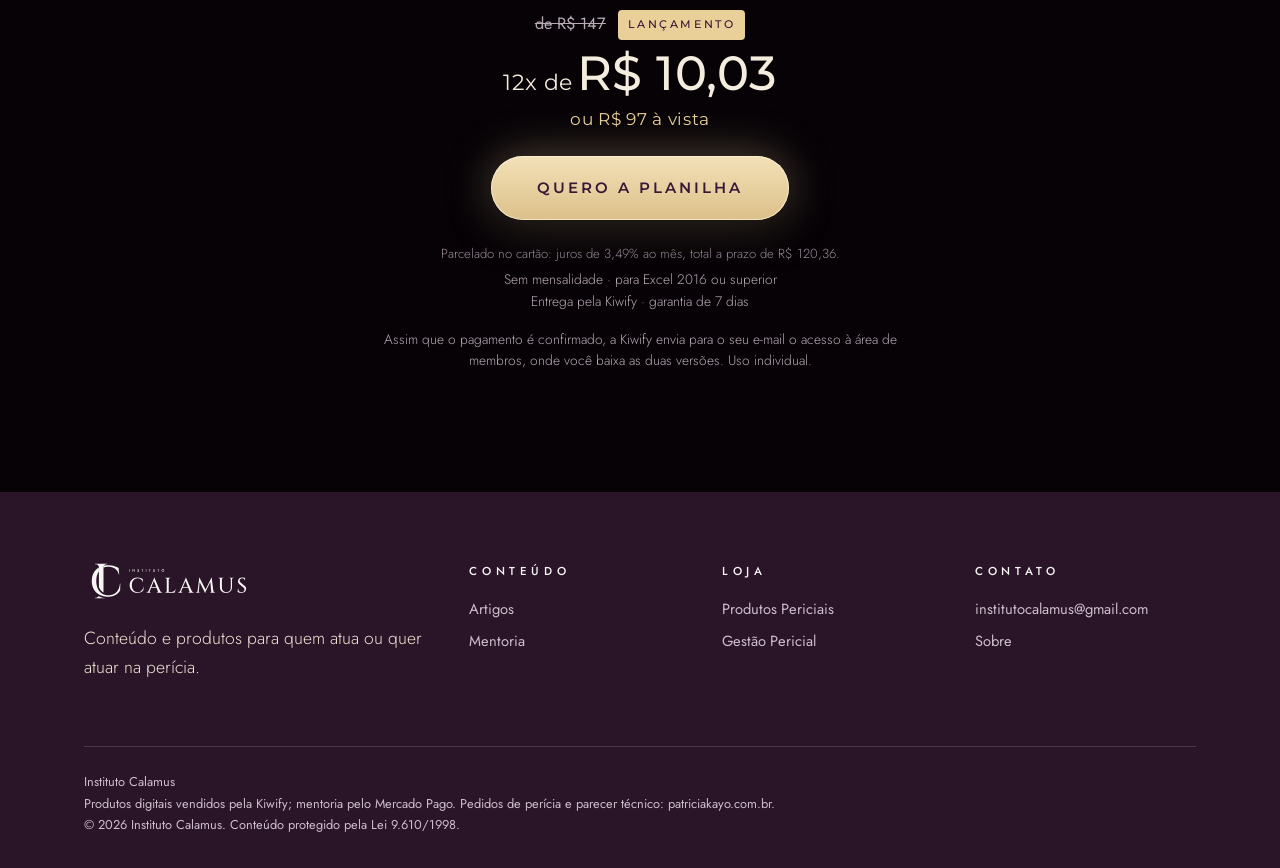
<file: gestao-pericial/comece/index.html>
<!doctype html>
<html lang="pt-BR">
<head>
<meta charset="utf-8">
<meta name="viewport" content="width=device-width, initial-scale=1">
<title>Novo na perícia judicial? Comece organizado · Sistema de Gestão Pericial</title>
<meta name="description" content="Planilha para Excel que organiza o perito desde a primeira nomeação: cadastros nos tribunais, processos, prazos em dias úteis, honorários e fechamento do mês.">
<link rel="canonical" href="https://institutocalamus.com.br/gestao-pericial/comece/">
<meta property="og:type" content="website">
<meta property="og:locale" content="pt_BR">
<meta property="og:site_name" content="Instituto Calamus">
<meta property="og:title" content="Novo na perícia judicial? Comece organizado · Sistema de Gestão Pericial">
<meta property="og:description" content="Planilha para Excel que organiza o perito desde a primeira nomeação: cadastros nos tribunais, processos, prazos em dias úteis, honorários e fechamento do mês.">
<meta property="og:url" content="https://institutocalamus.com.br/gestao-pericial/comece/">
<meta name="theme-color" content="#080308">
<link rel="icon" type="image/png" sizes="32x32" href="../../assets/img/favicon_32px.png">
<link rel="icon" type="image/png" sizes="192x192" href="../../assets/img/favicon_192px.png">
<link rel="apple-touch-icon" href="../../assets/img/favicon_192px.png">
<link rel="preload" href="../../assets/fonts/montserrat-latin-300-normal.woff2" as="font" type="font/woff2" crossorigin>
<link rel="stylesheet" href="../../assets/css/calamus.css">
<link rel="stylesheet" href="../../assets/css/gestao.css">
<script>document.documentElement.classList.add("js")</script>
<script src="../../assets/js/gestao.js?v=f7c2155a" defer></script>
</head>
<body class="lp">
<header class="lp-topo"><div class="lp-wrap">
  <a href="../../index.html" aria-label="Instituto Calamus, página inicial"><img src="../../assets/img/logo-porcelana.svg" alt="Instituto Calamus"></a>
  <a class="lp-mini" href="#comprar">Comprar</a>
</div></header>
<main>
<section class="lp-hero">
  <div class="lp-hero-media" aria-hidden="true">
    <picture><source media="(max-width: 820px)" srcset="../../assets/img/gestao-pericial/lp/topo-celular_v2.jpg"><img src="../../assets/img/gestao-pericial/lp/topo_v2.jpg" alt="" width="1920" height="1080" fetchpriority="high"></picture>
    <video class="lp-hero-video" muted loop playsinline preload="none" data-pc="../../assets/img/gestao-pericial/lp/topo_v2.mp4" data-cel="../../assets/img/gestao-pericial/lp/topo-celular_v2.mp4"></video>
  </div>
  <div class="lp-wrap lp-hero-txt">
    <p class="lp-caps">Sistema de Gestão Pericial</p>
    <h1 class="lp-h1-longo">Novo na perícia judicial?<br>Comece <b>organizado</b><br>desde já</h1>
    <p class="lp-lead">Prazo, honorários, diligências: tudo num lugar só, desde a primeira perícia.</p>
    <div><div class="lp-preco lp-preco-parc"><div class="lp-de"><s>de R$ 147</s><span class="selo">Lançamento</span></div><div class="lp-parc"><span>12x de</span> <strong>R$ 10,03</strong></div><div class="lp-vista">ou R$ 97 à vista</div></div><a class="lp-btn" href="https://pay.kiwify.com.br/hRfK6Sk?src=comece" target="_blank" rel="noopener">Quero a planilha</a><p class="lp-miudo">Sem mensalidade · para Excel 2016 ou superior<br>Entrega pela Kiwify · garantia de 7 dias</p></div>
  </div>
  <div class="lp-wrap"><div class="lp-ficha" data-rev>
    <div><strong>Dias úteis</strong><span>prazos com feriados<br>e recesso</span></div>
    <div><strong>A + B</strong><span>duas versões,<br>uma compra</span></div>
    <div><strong>Até 2035</strong><span>feriados nacionais<br>já cadastrados</span></div>
    <div><strong>Excel 2016+</strong><span>sem macros,<br>sem assinatura</span></div>
  </div></div>
</section>

<section class="lp-sec lp-oque lp-jornada">
  <div class="lp-wrap lp-centro" data-rev><p class="lp-caps">Passo a passo</p><h2>Sua primeira nomeação<br>chegou. <b>E agora?</b></h2><div class="fio"></div>
    <p>Onde você anota tudo? Veja o caminho de um processo na planilha, do cadastro no tribunal ao honorário recebido.</p></div>
  <div class="lp-wrap">
  <article class="lp-cap lp-cap-dir">
  <div class="lp-cap-txt" data-rev><p class="lp-caps">Passo 1 · Tribunais</p><h3>Antes da nomeação</h3><div class="fio"></div><p>Comece pelos cadastros: o sistema, a situação do cadastro, o login e o link de acesso de cada tribunal em que você se inscreveu.</p></div>
  <figure class="lp-cena tem-holo" data-rev><img class="lp-base" src="../../assets/img/gestao-pericial/lp/tribunais_v2.jpg" alt="Aba Tribunais, com os sistemas eproc, Projudi, e-SAJ e PJe em destaque" loading="lazy" width="1920" height="1280"><img class="lp-holo" src="../../assets/img/gestao-pericial/lp/tribunais_v2-holo.webp" alt="" loading="lazy" width="1920" height="1280"><span class="lp-varre"></span></figure>
</article>
  <article class="lp-cap lp-cap-esq">
  <div class="lp-cap-txt" data-rev><p class="lp-caps">Passo 2 · Processos</p><h3>A nomeação chegou</h3><div class="fio"></div><p>Você cadastra o processo uma vez: número, tribunal, vara, comarca, partes e área. O ID liga esse processo a todas as outras abas.</p></div>
  <figure class="lp-cena tem-holo" data-rev><img class="lp-base" src="../../assets/img/gestao-pericial/lp/processos_v3.jpg" alt="Aba Perícia Judicial da versão B, com os nomes das colunas em destaque" loading="lazy" width="1920" height="1280"><img class="lp-holo" src="../../assets/img/gestao-pericial/lp/processos_v3-holo.webp" alt="" loading="lazy" width="1920" height="1280"><span class="lp-varre"></span></figure>
</article>
  <article class="lp-cap lp-cap-dir">
  <div class="lp-cap-txt" data-rev><p class="lp-caps">Passo 3 · Painel</p><h3>Os prazos</h3><div class="fio"></div><p>Proposta de honorários, comunicação prévia de diligência, entrega do laudo: a planilha conta cada prazo em dias úteis, com os feriados e a suspensão do art. 220. O Painel mostra o que vence nos próximos dias, e você confere nos autos e confirma.</p></div>
  <figure class="lp-cena tem-holo" data-rev><img class="lp-base" src="../../assets/img/gestao-pericial/lp/painel_v2.jpg" alt="Aba Painel da planilha, com as seções Prazos, Honorários, Assistência técnica e Recebido por mês em destaque" loading="lazy" width="1920" height="1280"><img class="lp-holo" src="../../assets/img/gestao-pericial/lp/painel_v2-holo.webp" alt="" loading="lazy" width="1920" height="1280"><span class="lp-varre"></span></figure>
</article>
  <article class="lp-cap lp-cap-esq">
  <div class="lp-cap-txt" data-rev><p class="lp-caps">Passo 4 · Honorários</p><h3>O honorário</h3><div class="fio"></div><p>Cada honorário fica como previsto até ser pago e passa a recebido quando entra. Nenhum fica esquecido no fim do processo.</p></div>
  <figure class="lp-cena tem-holo" data-rev><img class="lp-base" src="../../assets/img/gestao-pericial/lp/honorarios_v3.jpg" alt="Aba Honorários, com as situações Previsto e Recebido em destaque" loading="lazy" width="1920" height="1280"><img class="lp-holo" src="../../assets/img/gestao-pericial/lp/honorarios_v3-holo.webp" alt="" loading="lazy" width="1920" height="1280"><span class="lp-varre"></span></figure>
</article>
  <article class="lp-cap lp-cap-dir">
  <div class="lp-cap-txt" data-rev><p class="lp-caps">Passo 5 · Fechamento</p><h3>O fim do&nbsp;mês</h3><div class="fio"></div><p>Recebimentos, retenções e despesas do mês, para você saber exatamente o que entrou.</p></div>
  <figure class="lp-cena tem-holo" data-rev><img class="lp-base" src="../../assets/img/gestao-pericial/lp/fechamento_v2.jpg" alt="Aba Fechamento mensal, com as colunas Mês, Recebido, Retenções, Líquido, Despesas e Saldo do mês em destaque" loading="lazy" width="1920" height="1280"><img class="lp-holo" src="../../assets/img/gestao-pericial/lp/fechamento_v2-holo.webp" alt="" loading="lazy" width="1920" height="1280"><span class="lp-varre"></span></figure>
</article>
  </div>
  <div class="lp-wrap lp-centro lp-cta lp-organize" data-rev><h2>Antes de acumular processos,<br><b>organize o primeiro</b></h2><div class="fio"></div><div class="lp-preco lp-preco-parc"><div class="lp-de"><s>de R$ 147</s><span class="selo">Lançamento</span></div><div class="lp-parc"><span>12x de</span> <strong>R$ 10,03</strong></div><div class="lp-vista">ou R$ 97 à vista</div></div><a class="lp-btn" href="https://pay.kiwify.com.br/hRfK6Sk?src=comece" target="_blank" rel="noopener">Quero a planilha</a><p class="lp-miudo">Sem mensalidade · para Excel 2016 ou superior<br>Entrega pela Kiwify · garantia de 7 dias</p></div>
</section>

<section class="lp-sec lp-compra" id="comprar">
  <div class="lp-wrap lp-centro" data-rev><p class="lp-caps">O que vem na compra</p><h2>Duas versões,<br><b>uma compra</b></h2></div>
  <figure class="lp-cine lp-cine-versoes" data-rev><img src="../../assets/img/gestao-pericial/lp/versoes_v3.jpg" alt="As duas versões da planilha lado a lado, cada uma sob um foco de luz: a versão A, em verde petróleo, à esquerda e a versão B, em ameixa, à direita" loading="lazy" width="2400" height="1140"></figure>
  <div class="lp-wrap">
    <div class="lp-versoes">
      <div class="lp-card" data-rev><span class="lp-tag">Versão A</span><h3>Perito judicial</h3><ul><li>Painel, Processos, Prazos e Honorários</li><li>Propostas, Despesas e Fechamento do mês</li><li>Tribunais, Gráficos e Instruções</li></ul></div>
      <div class="lp-card" data-rev><span class="lp-tag">Versão B</span><h3>Perito e assistente técnico</h3><ul><li>Tudo da versão A</li><li>Perícias e assistências técnicas em abas separadas</li><li>Contatos com advogados, escritórios e partes</li><li>Painel com a assistência técnica: retornos, pareceres e propostas</li></ul></div>
    </div>
    <p class="lp-junto" data-rev>As duas vêm juntas, para Microsoft Excel 2016 ou superior.</p>
    <div class="lp-centro lp-cta" data-rev><div class="lp-preco lp-preco-parc"><div class="lp-de"><s>de R$ 147</s><span class="selo">Lançamento</span></div><div class="lp-parc"><span>12x de</span> <strong>R$ 10,03</strong></div><div class="lp-vista">ou R$ 97 à vista</div></div><a class="lp-btn" href="https://pay.kiwify.com.br/hRfK6Sk?src=comece" target="_blank" rel="noopener">Quero a planilha</a><p class="lp-miudo">Sem mensalidade · para Excel 2016 ou superior<br>Entrega pela Kiwify · garantia de 7 dias</p><p class="lp-aviso">Assim que o pagamento é confirmado, a Kiwify envia para o seu <span class="nw">e-mail</span> o acesso à área de membros, onde você baixa as duas versões. Uso individual.</p></div>
  </div>
</section>

<section class="lp-sec lp-entrega">
  <div class="lp-wrap lp-centro" data-rev><p class="lp-caps">Depois da compra</p><h2>Como você<br><b>recebe</b></h2></div>
  <div class="lp-wrap">
    <ol class="lp-passos">
      <li data-rev><span class="lp-num">1</span><h3>Você compra</h3><p>À vista ou em até 12x no cartão, pela Kiwify.</p></li>
      <li data-rev><span class="lp-num">2</span><h3>Chega no seu e-mail</h3><p>Assim que o pagamento é confirmado, a Kiwify envia o acesso à área de membros. Confira também as pastas Spam e Promoções.</p></li>
      <li data-rev><span class="lp-num">3</span><h3>Você baixa e usa</h3><p>As versões A e B ficam na área de membros, para abrir no Excel 2016 ou superior, no seu computador.</p></li>
    </ol>
    <div class="lp-garantia" data-rev>
      <div class="lp-selo" aria-hidden="true"><strong>7</strong><span>dias</span></div>
      <div><p class="lp-caps">Garantia</p><h3>7 dias para testar</h3><p>Use a planilha na sua rotina. Se não for o que você esperava, peça o reembolso em até 7 dias da compra e receba o valor de volta.</p></div>
    </div>
  </div>
</section>

<section class="lp-sec"><div class="lp-wrap">
  <div class="lp-centro" data-rev><p class="lp-caps">Dúvidas</p><h2>Perguntas<br><b>frequentes</b></h2></div>
  <div class="lp-faq"><details><summary>Ainda não fui nomeado. Serve para mim?</summary><p>Sim. Você já pode cadastrar os tribunais em que se inscreveu e começar a usar a planilha na primeira nomeação.</p></details><details><summary>Preciso saber Excel?</summary><p>Não precisa saber fórmulas: você preenche as linhas e a planilha calcula. A aba Instruções e a aula de boas-vindas mostram o passo a passo.</p></details><details><summary>É assinatura?</summary><p>Não. Você paga uma vez, à vista ou parcelado, e os arquivos ficam com você.</p></details><details><summary>Posso parcelar?</summary><p>Sim, em até 12x no cartão, pela Kiwify. O parcelamento tem juros de 3,49% ao mês, que entram no valor das parcelas: 12x de R$ 10,03, total de R$ 120,36. À vista, R$ 97.</p></details><details><summary>Em que programa funciona?</summary><p>No Microsoft Excel 2016 ou superior, no computador. A planilha não usa macros.</p></details><details><summary>Recebo as duas versões?</summary><p>Sim. A versão A (perito) e a versão B (perito e assistente técnico) vêm juntas. Você usa a que combina com a sua rotina.</p></details><details><summary>Serve para qualquer especialidade?</summary><p>Sim. Processos, prazos, honorários e cadastros nos tribunais são os mesmos para qualquer área de perícia.</p></details><details><summary>E os feriados do meu tribunal?</summary><p>Os feriados nacionais, o Carnaval, a Semana Santa, o Corpus Christi e a suspensão de 20/12 a 20/01 já estão cadastrados até 2035. Os feriados locais do seu tribunal você acrescenta na aba Listas.</p></details><details><summary>A planilha decide o prazo por mim?</summary><p>Não. Ela calcula a data-limite em dias úteis a partir da intimação. Quem confere nos autos e confirma é você.</p></details><details><summary>Onde ficam os meus dados?</summary><p>No seu computador. A planilha não envia nada para ninguém. Como a aba Tribunais guarda logins e senhas, mantenha o arquivo em local seguro.</p></details><details><summary>Posso usar em mais de um computador?</summary><p>Sim, nos seus computadores: é só copiar os arquivos. As planilhas são de uso pessoal e intransferível.</p></details><details><summary>Como recebo?</summary><p>Pela Kiwify. Assim que o pagamento é confirmado, você recebe no seu e-mail o acesso à área de membros, onde baixa as duas versões. Confira também as pastas Spam e Promoções.</p></details><details><summary>E se eu não gostar?</summary><p>Você tem 7 dias de garantia. Se pedir o reembolso nesse prazo, recebe o valor de volta.</p></details></div>
</div></section>

<section class="lp-final">
  <figure class="lp-cine lp-emblema" data-rev><img src="../../assets/img/gestao-pericial/lp/emblema.jpg" alt="A traseira da planilha, com o monograma do Instituto Calamus e o nome Sistema de Gestão Pericial" loading="lazy" width="2400" height="1350"></figure>
  <div class="lp-wrap lp-centro" data-rev>
    <h2>Uma planilha<br class="m"> completa<br class="d"> para<br class="m"> você se organizar<br><b>com suas perícias</b></h2><div class="fio"></div>
    <div class="lp-preco lp-preco-parc"><div class="lp-de"><s>de R$ 147</s><span class="selo">Lançamento</span></div><div class="lp-parc"><span>12x de</span> <strong>R$ 10,03</strong></div><div class="lp-vista">ou R$ 97 à vista</div></div><a class="lp-btn" href="https://pay.kiwify.com.br/hRfK6Sk?src=comece" target="_blank" rel="noopener">Quero a planilha</a><p class="lp-juros">Parcelado no cartão: juros de 3,49% ao mês, total a prazo de R$ 120,36.</p><p class="lp-miudo">Sem mensalidade · para Excel 2016 ou superior<br>Entrega pela Kiwify · garantia de 7 dias</p><p class="lp-aviso">Assim que o pagamento é confirmado, a Kiwify envia para o seu <span class="nw">e-mail</span> o acesso à área de membros, onde você baixa as duas versões. Uso individual.</p>
  </div>
</section>

<div class="lp-barra"><span><b>12x R$ 10,03</b><small>ou R$ 97 à vista</small></span><a class="lp-btn" href="https://pay.kiwify.com.br/hRfK6Sk?src=comece" target="_blank" rel="noopener">Comprar</a></div>
</main>
<footer class="rodape">
  <div class="wrap">
    <div class="rodape-grade">
      <div>
        <img src="../../assets/img/logo-porcelana.svg" alt="Instituto Calamus">
        <p>Conteúdo e produtos para quem atua ou quer atuar na perícia.</p>
      </div>
      <div><h4>Conteúdo</h4><ul>
        <li><a href="../../artigos/index.html">Artigos</a></li>
        <li><a href="../../mentoria/index.html">Mentoria</a></li></ul></div>
      <div><h4>Loja</h4><ul>
        <li><a href="../../produtos/index.html">Produtos Periciais</a></li>
        <li><a href="../../gestao-pericial/index.html">Gestão Pericial</a></li></ul></div>
      <div><h4>Contato</h4><ul>
        <li><a href="mailto:institutocalamus@gmail.com">institutocalamus@gmail.com</a></li>
        <li><a href="../../sobre/index.html">Sobre</a></li></ul></div>
    </div>
    <div class="legal">
      Instituto Calamus<br>
      Produtos digitais vendidos pela Kiwify; mentoria pelo Mercado Pago. Pedidos de perícia e parecer técnico: <a href="https://patriciakayo.com.br">patriciakayo.com.br</a>.<br>
      © 2026 Instituto Calamus. Conteúdo protegido pela Lei 9.610/1998.
    </div>
  </div>
</footer>
</body>
</html>
</file>
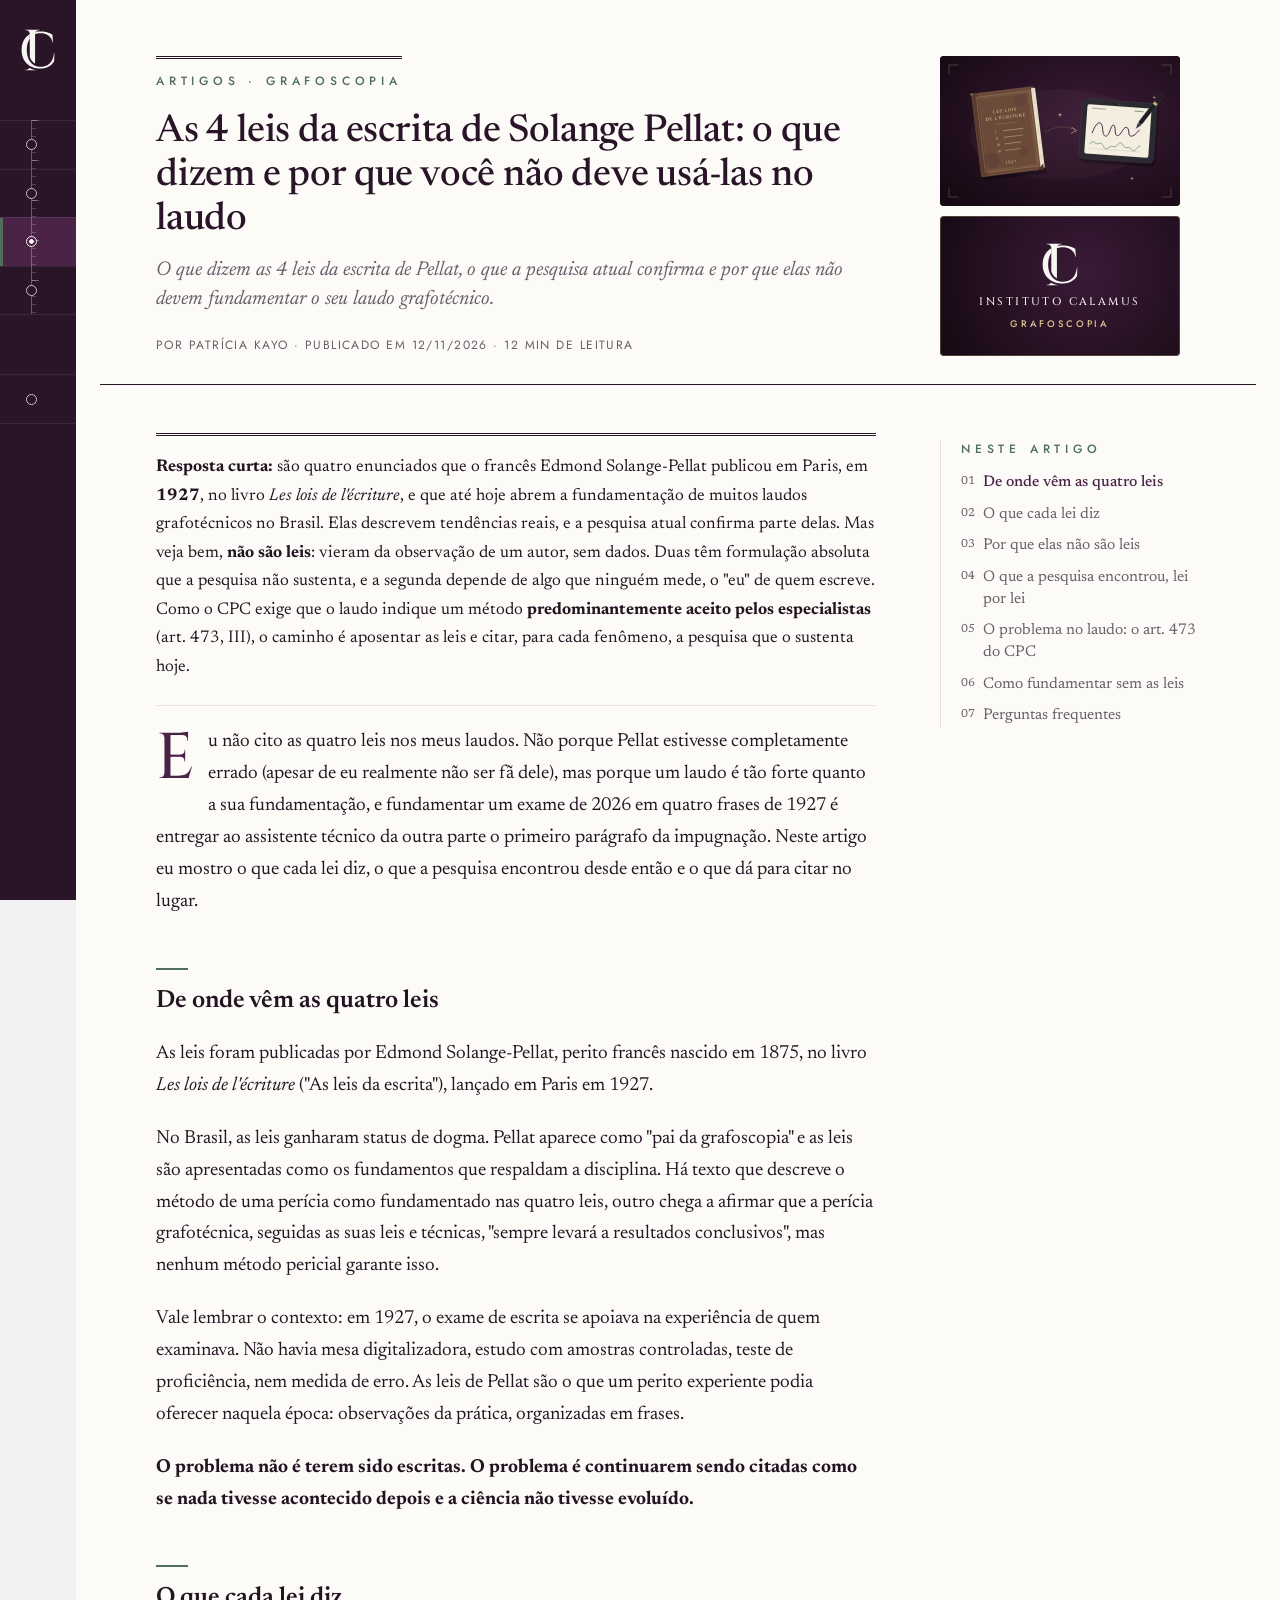
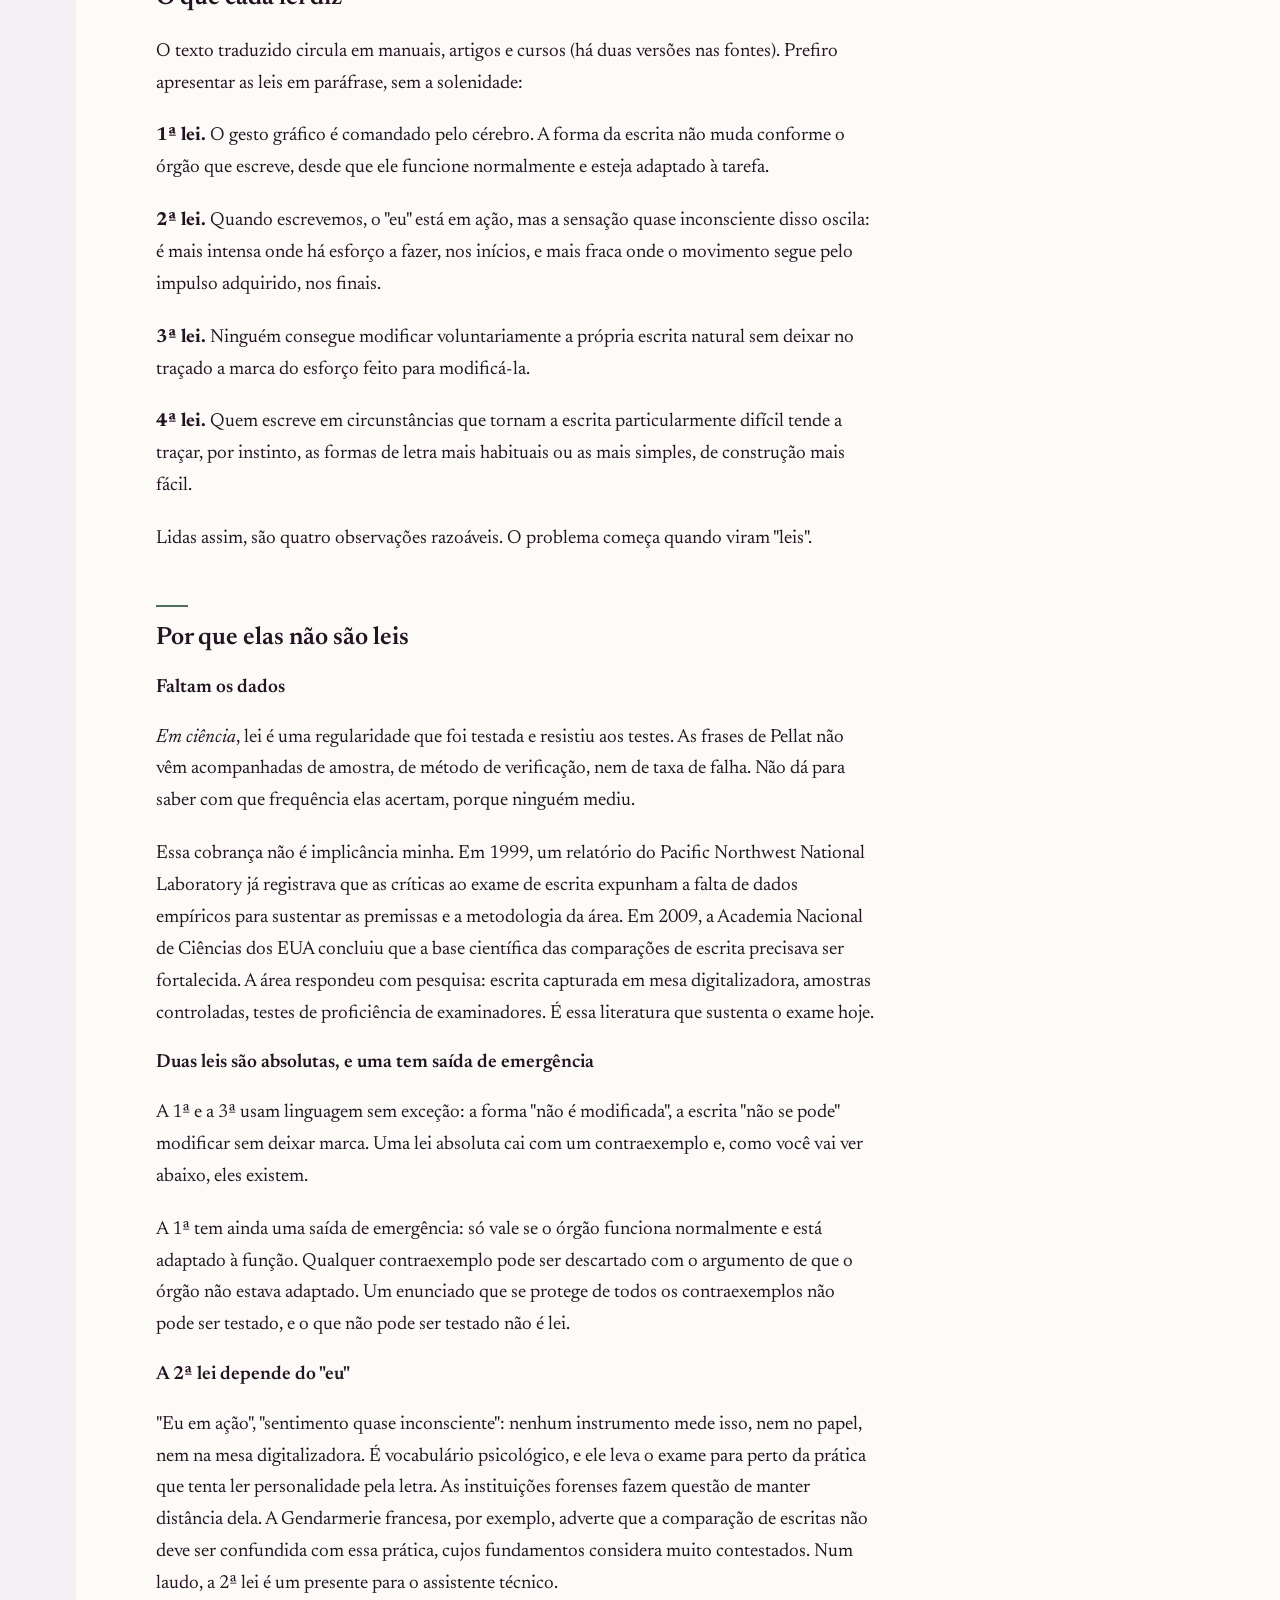
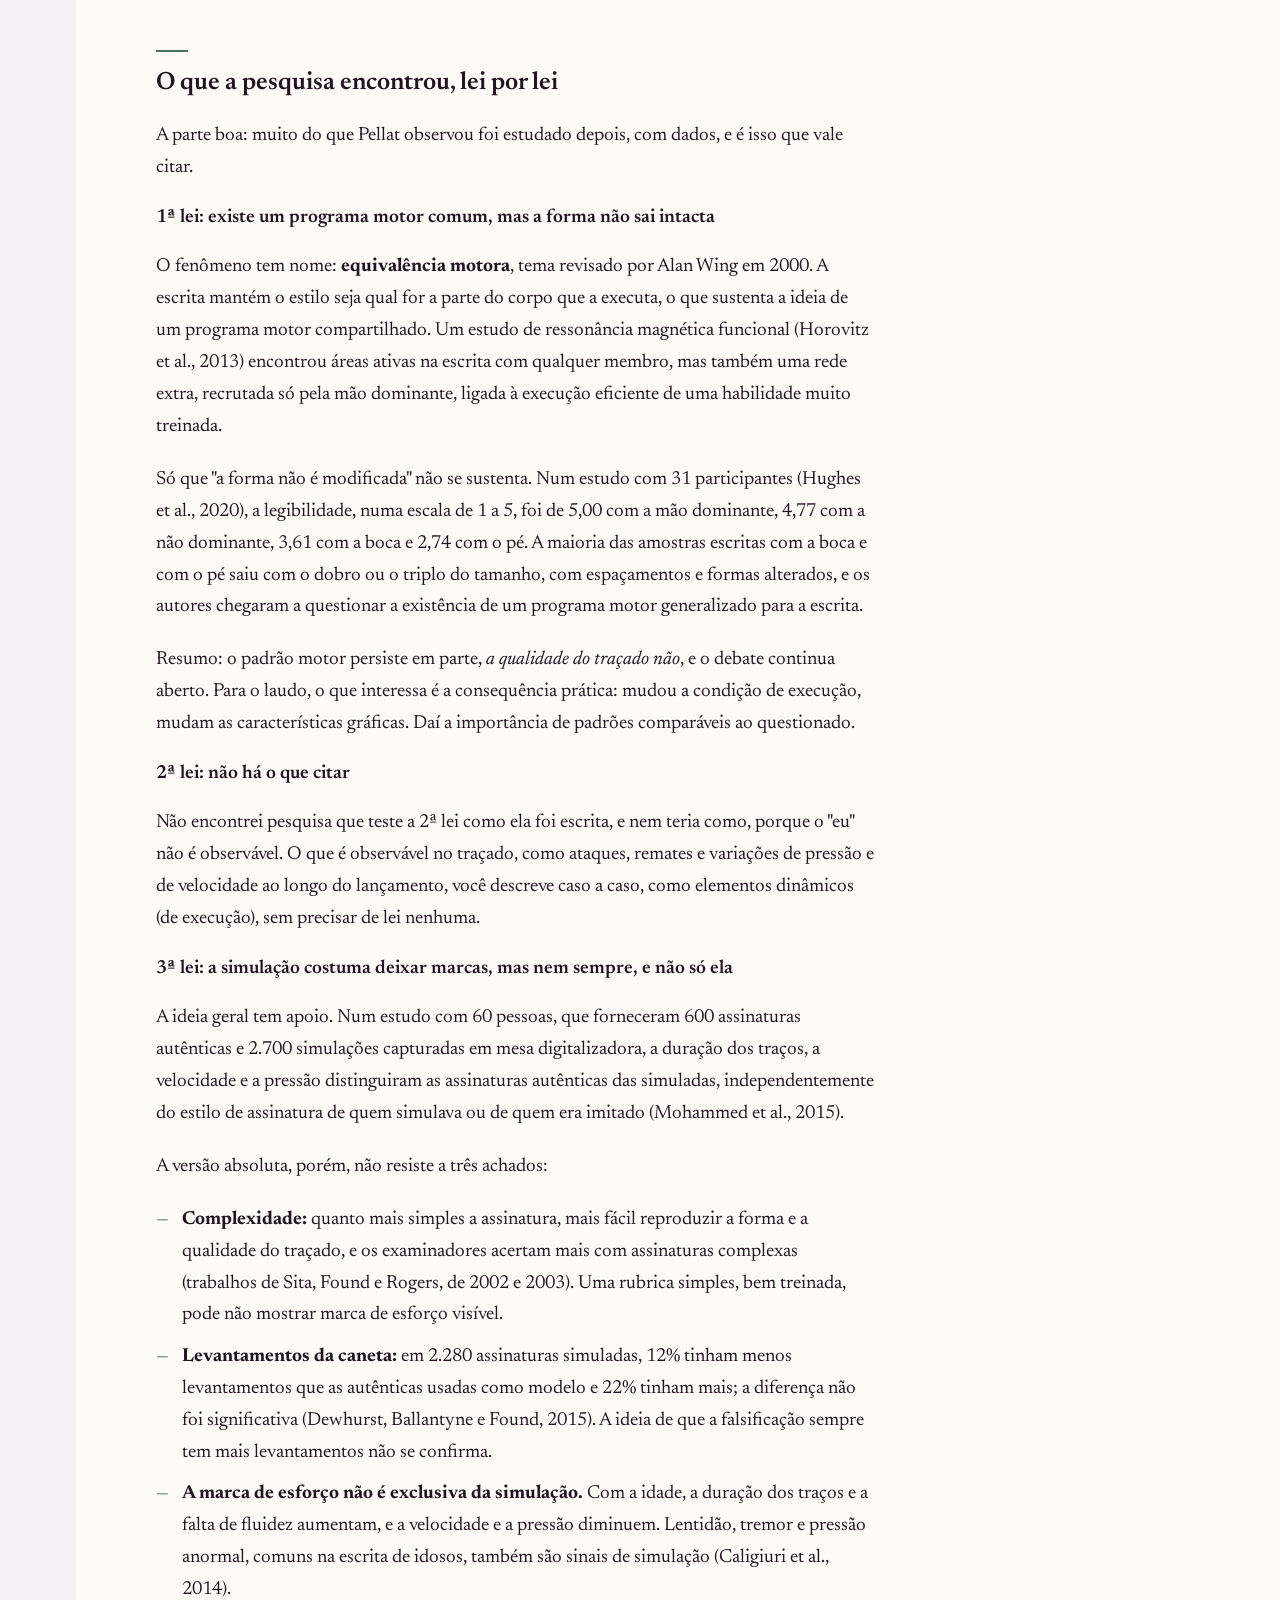
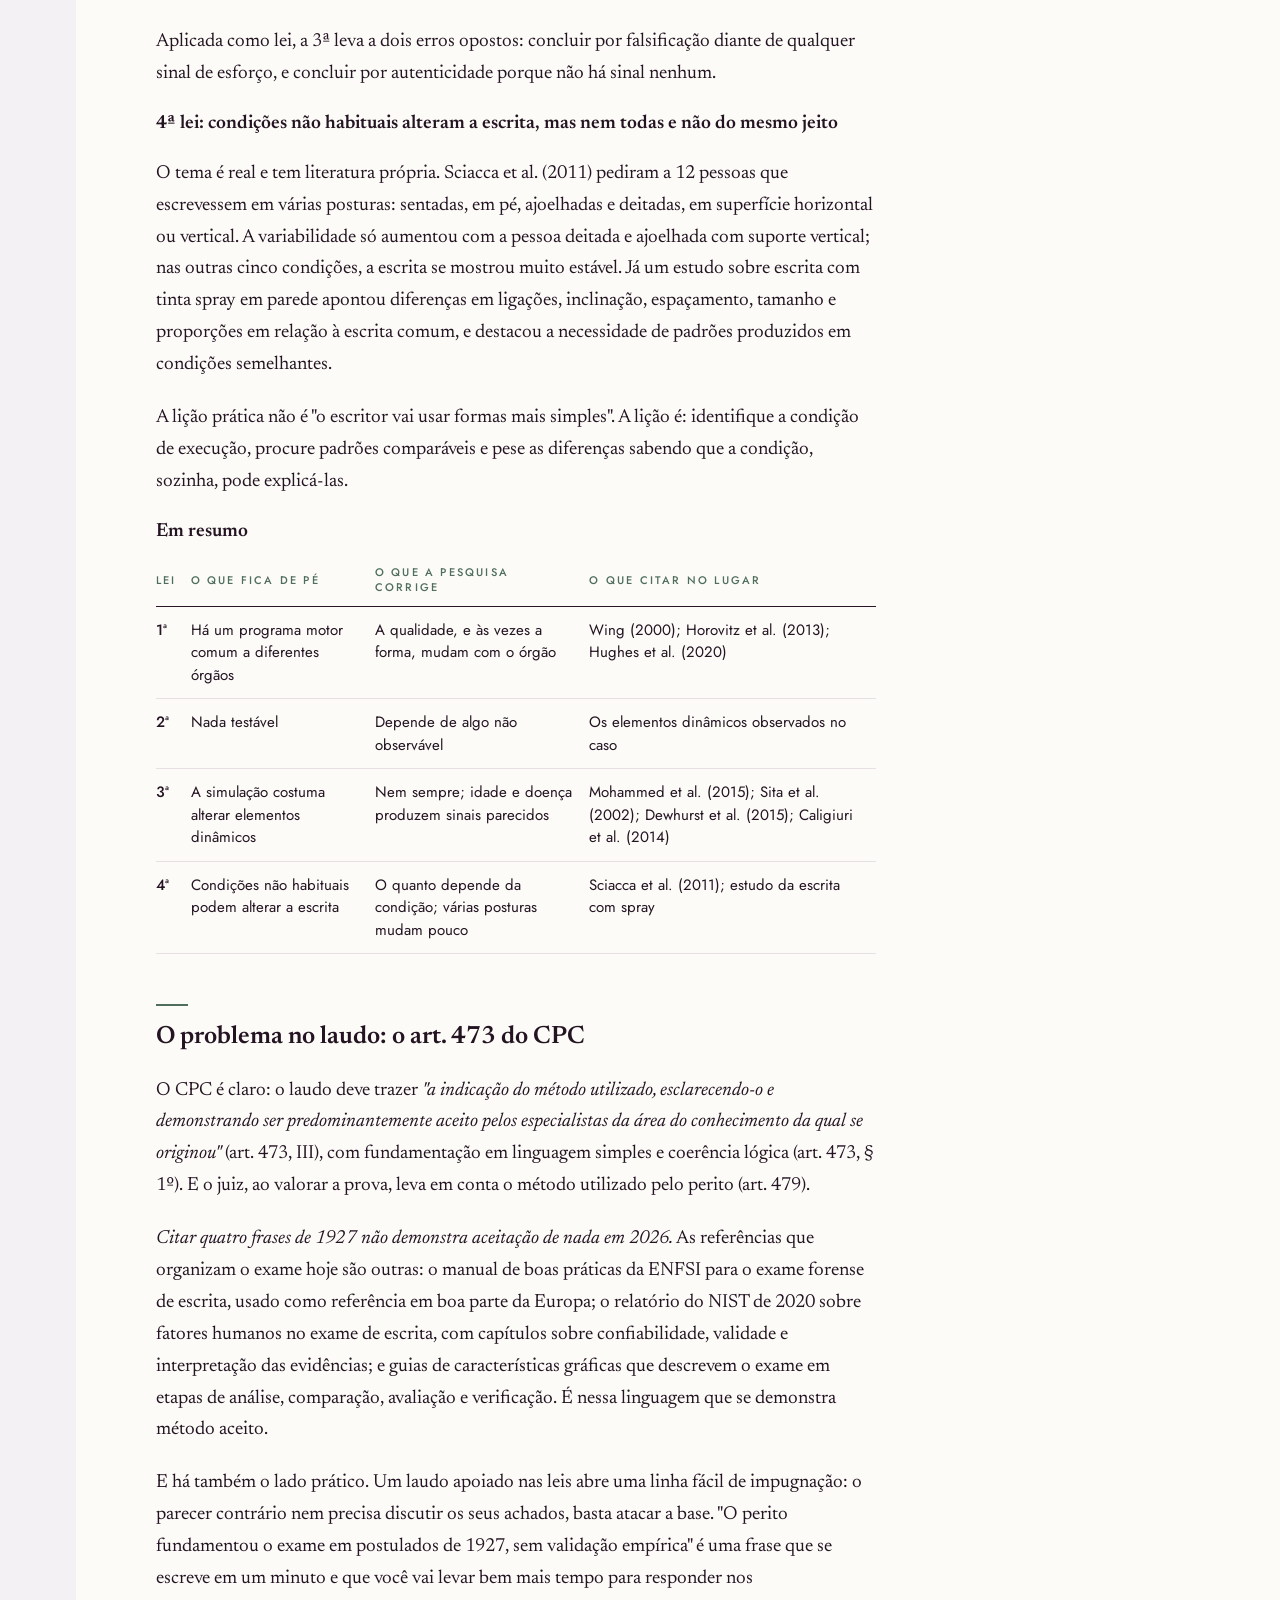
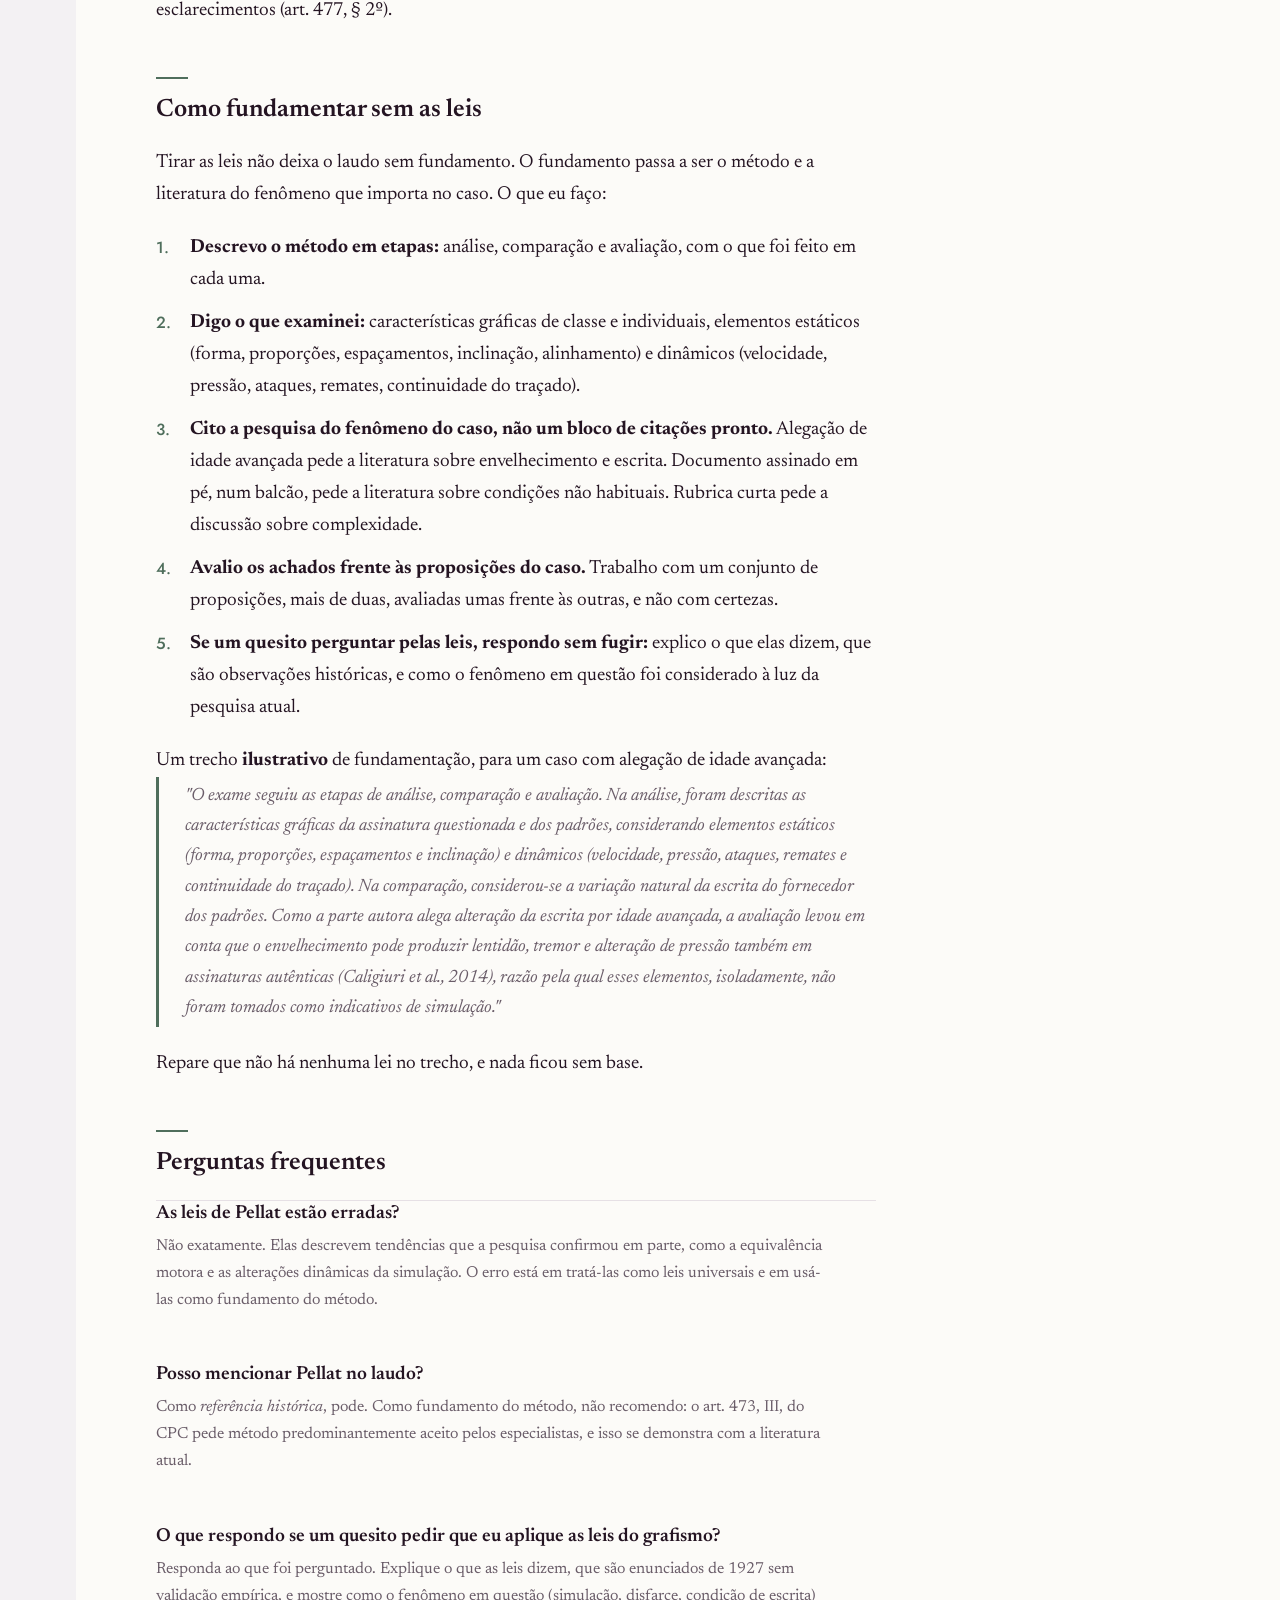
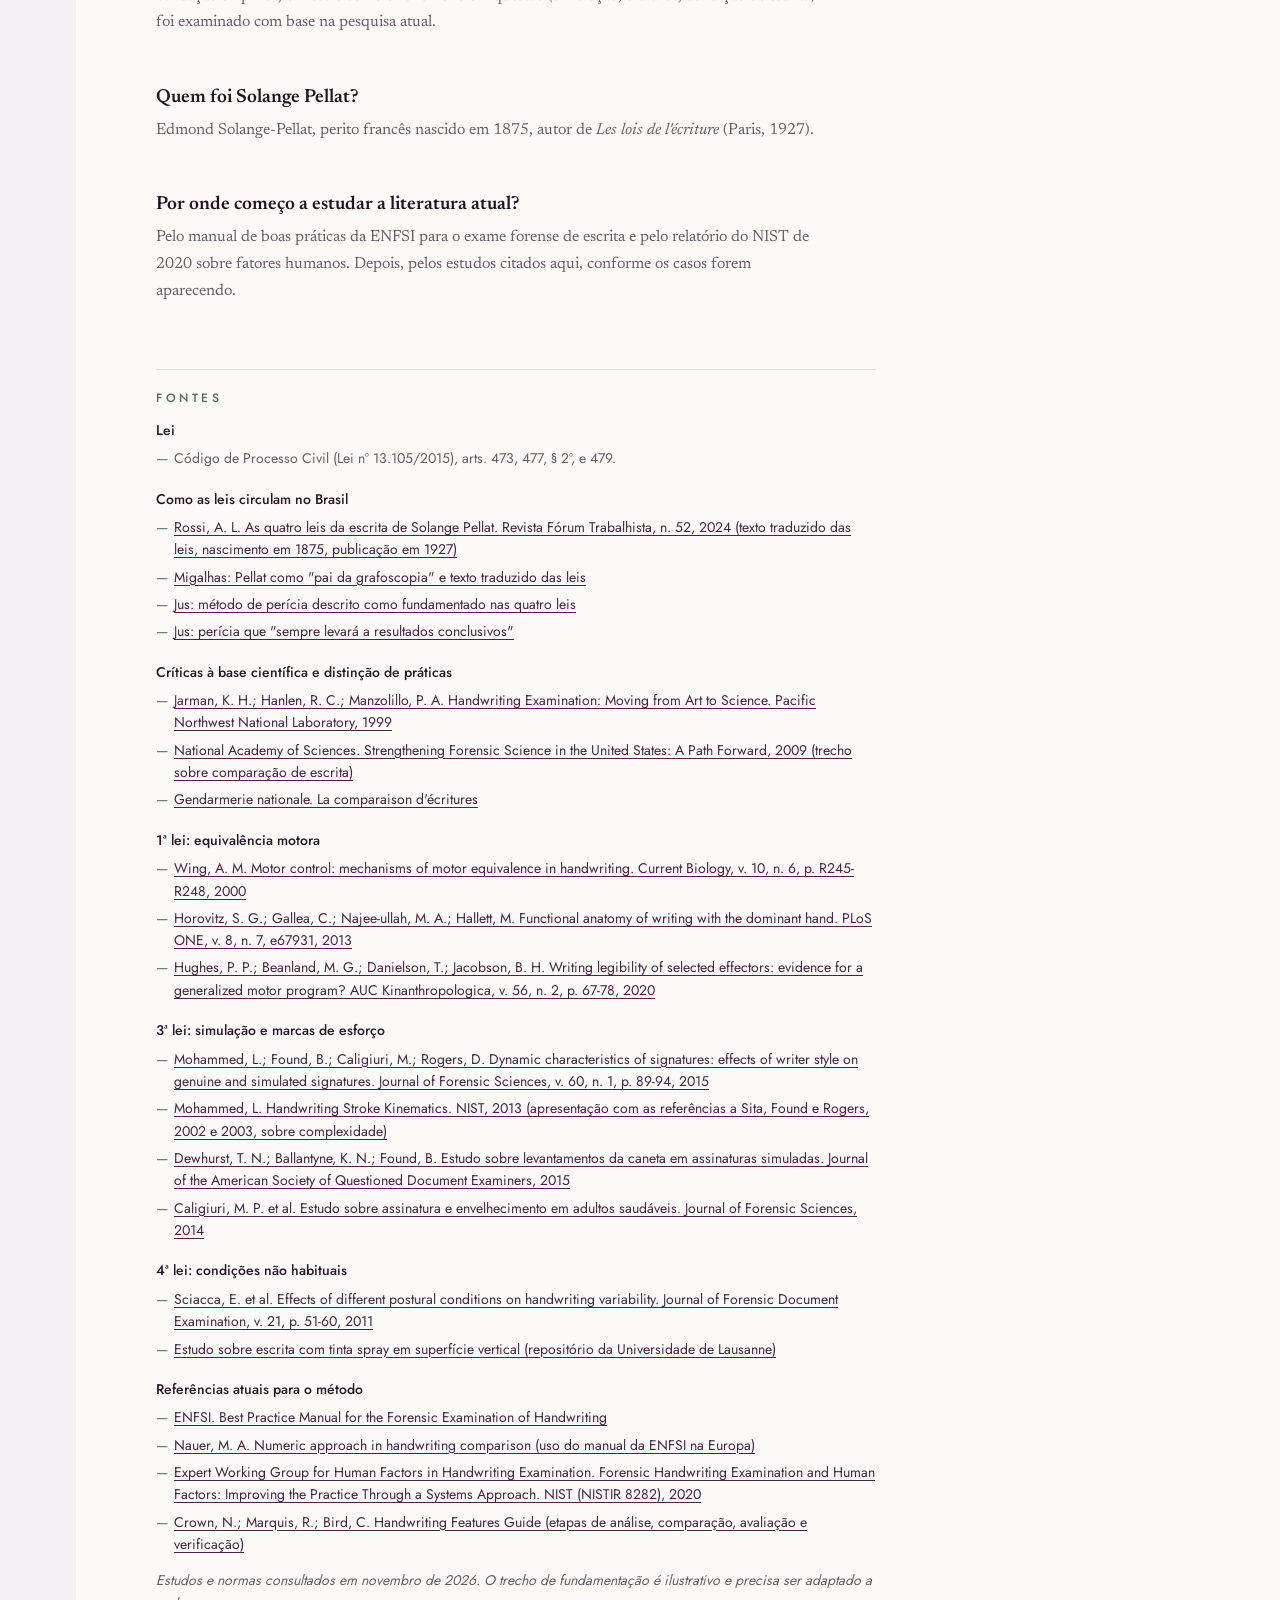
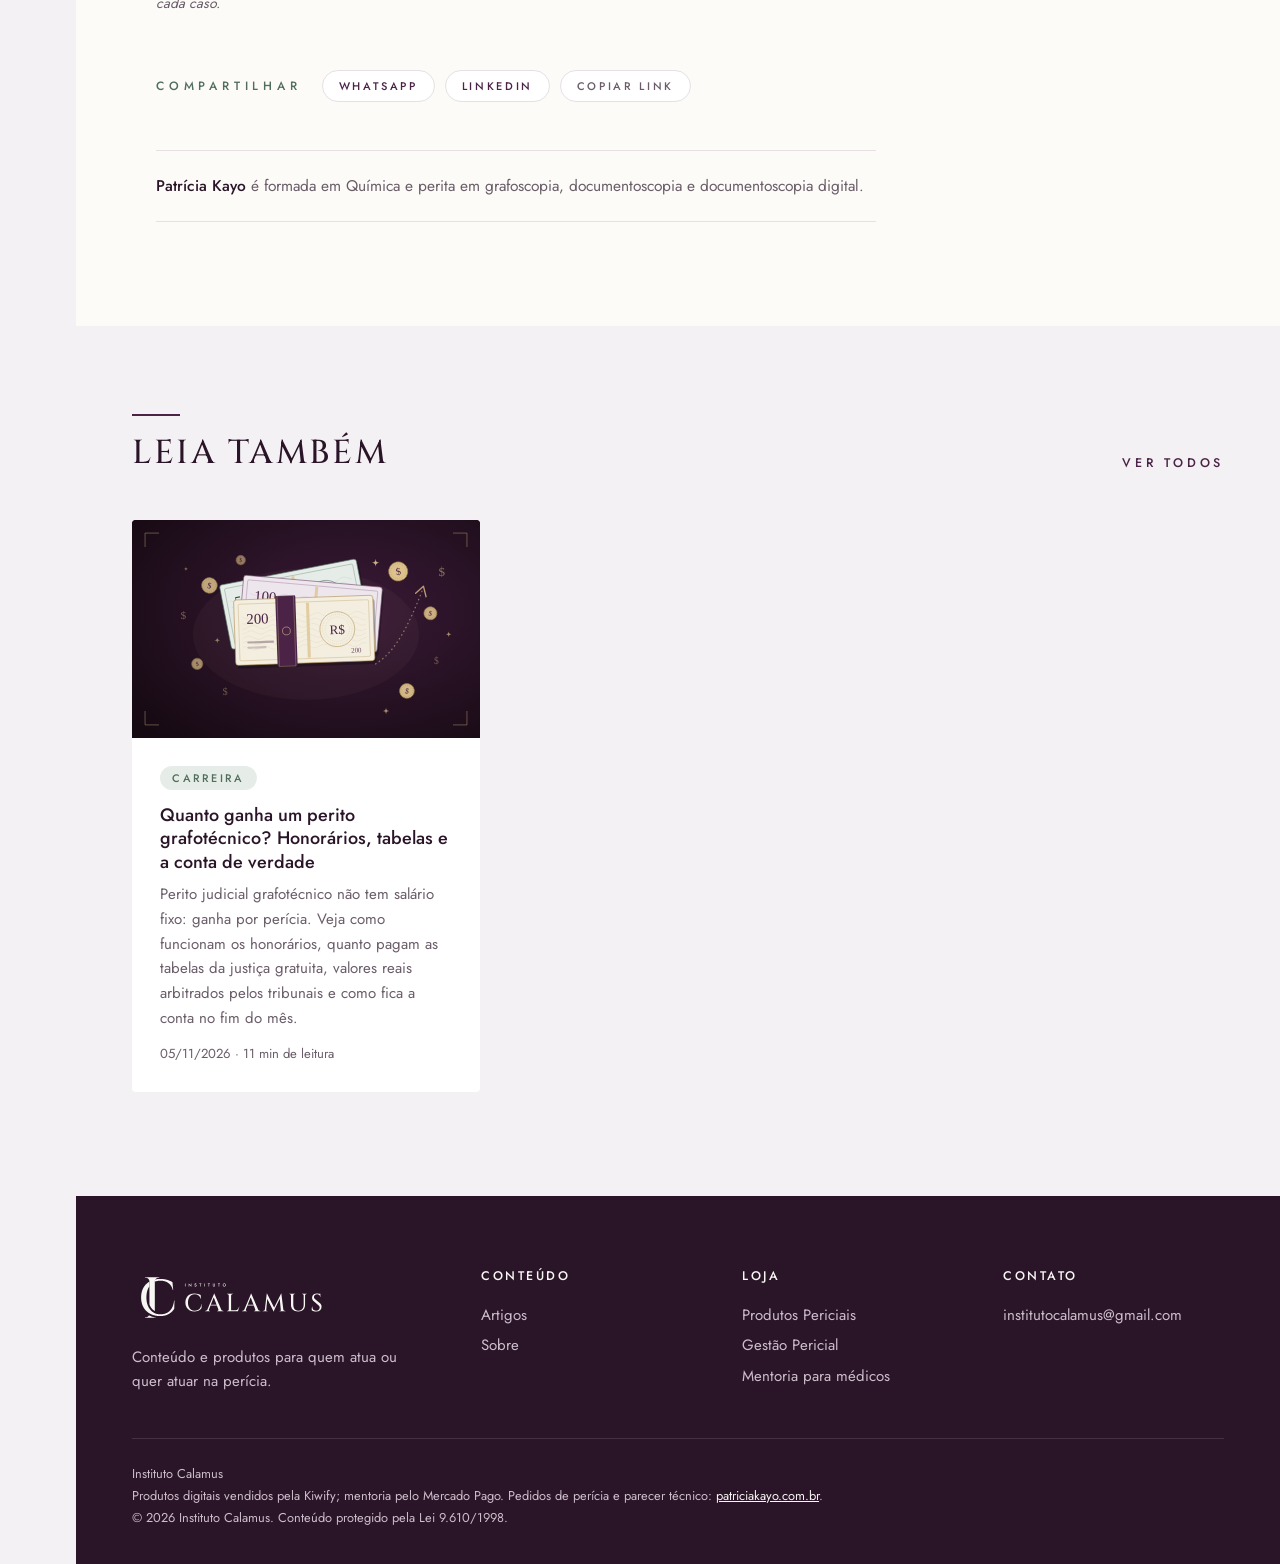
<file: artigos/as-4-leis-da-escrita-por-que-nao-usar.html>
<!doctype html>
<html lang="pt-BR">
<head>
<meta charset="utf-8">
<meta name="viewport" content="width=device-width, initial-scale=1">
<title>As 4 leis da escrita de Solange Pellat: o que dizem e por que você não deve usá-las no laudo · Instituto Calamus</title>
<meta name="description" content="O que dizem as 4 leis da escrita de Pellat, o que a pesquisa atual confirma e por que elas não devem fundamentar o seu laudo grafotécnico.">
<link rel="canonical" href="https://institutocalamus.com.br/artigos/as-4-leis-da-escrita-por-que-nao-usar.html">
<meta property="og:type" content="website">
<meta property="og:locale" content="pt_BR">
<meta property="og:site_name" content="Instituto Calamus">
<meta property="og:title" content="As 4 leis da escrita de Solange Pellat: o que dizem e por que você não deve usá-las no laudo · Instituto Calamus">
<meta property="og:description" content="O que dizem as 4 leis da escrita de Pellat, o que a pesquisa atual confirma e por que elas não devem fundamentar o seu laudo grafotécnico.">
<meta property="og:url" content="https://institutocalamus.com.br/artigos/as-4-leis-da-escrita-por-que-nao-usar.html">
<link rel="icon" type="image/png" sizes="32x32" href="../assets/img/favicon_32px.png">
<link rel="icon" type="image/png" sizes="192x192" href="../assets/img/favicon_192px.png">
<link rel="apple-touch-icon" href="../assets/img/favicon_192px.png">
<link rel="preload" href="../assets/fonts/Jost-Variable.woff2" as="font" type="font/woff2" crossorigin>
<link rel="preload" href="../assets/fonts/Cinzel-Variable.woff2" as="font" type="font/woff2" crossorigin>
<link rel="stylesheet" href="../assets/css/site.css?v=ae09377f">
<script src="../assets/js/site.js?v=a7583782" defer></script>
</head>
<body class="pg-artigo">
<aside class="lat" aria-label="Menu">
  <a class="lat-logo" href="../index.html"><img src="../assets/img/logo-porcelana.svg" alt="Instituto Calamus, página inicial"><img class="lat-mono" src="../assets/img/monograma-porcelana.svg" alt=""></a>
  <nav class="lat-nav" aria-label="Principal">
    <div class="lat-principal">
      <a href="../index.html">Início</a>
      <a href="../produtos/index.html">Produtos Periciais</a>
      <a class="ativo" aria-current="page" href="../artigos/index.html">Artigos</a>
      <a href="../sobre/index.html">Sobre</a>
    </div>
    <p class="lat-rot">Também no instituto</p>
    <a href="../mentoria/index.html">Mentoria para médicos</a>
  </nav>
  <div class="lat-pe"><a href="mailto:institutocalamus@gmail.com">institutocalamus@gmail.com</a></div>
</aside>
<header class="topo-movel">
  <a href="../index.html" aria-label="Instituto Calamus, página inicial"><img src="../assets/img/monograma-principal-claro.svg" alt="Instituto Calamus"></a>
  <details><summary>Menu</summary><nav aria-label="Principal"><a href="../produtos/index.html">Produtos Periciais</a><a class="ativo" aria-current="page" href="../artigos/index.html">Artigos</a><a href="../sobre/index.html">Sobre</a><a href="../mentoria/index.html">Mentoria para médicos</a></nav></details>
</header>
<div class="pagina">
<main>

<article>
  <header class="artigo-topo"><div class="wrap artigo-largo com-img">
    <div class="artigo-cab">
      <p class="rotulo"><a href="../artigos/index.html">Artigos</a> · Grafoscopia</p>
      <h1>As 4 leis da escrita de Solange Pellat: o que dizem e por que você não deve usá-las no laudo</h1>
      <p class="italico">O que dizem as 4 leis da escrita de Pellat, o que a pesquisa atual confirma e por que elas não devem fundamentar o seu laudo grafotécnico.</p>
      <p class="meta">Por Patrícia Kayo · Publicado em 12/11/2026 · 12 min de leitura</p>
    </div>
    <div class="artigo-lateral"><figure class="artigo-img"><img src="../assets/img/artigos/as-4-leis-da-escrita-por-que-nao-usar.svg" alt=""></figure>
      <div class="selo-calamus" aria-hidden="true"><img src="../assets/img/monograma-porcelana.svg" alt=""><p>Instituto Calamus</p><span>Grafoscopia</span></div></div>
  </div></header>
  <div class="corpo-artigo"><div class="wrap artigo-largo com-sumario">
    <nav class="sumario" aria-labelledby="t-sumario"><p class="sumario-tit" id="t-sumario">Neste artigo</p><ol><li><a href="#de-onde-vem-as-quatro-leis">De onde vêm as quatro leis</a></li><li><a href="#o-que-cada-lei-diz">O que cada lei diz</a></li><li><a href="#por-que-elas-nao-sao-leis">Por que elas não são leis</a></li><li><a href="#o-que-a-pesquisa-encontrou-lei-por-lei">O que a pesquisa encontrou, lei por lei</a></li><li><a href="#o-problema-no-laudo-o-art-473-do-cpc">O problema no laudo: o art. 473 do CPC</a></li><li><a href="#como-fundamentar-sem-as-leis">Como fundamentar sem as leis</a></li><li><a href="#perguntas-frequentes">Perguntas frequentes</a></li></ol></nav>
    <div class="texto-artigo">
      <div class="caixa resposta">
  <p><strong>Resposta curta:</strong> são quatro enunciados que o francês Edmond Solange-Pellat publicou em Paris, em <strong>1927</strong>, no livro <em>Les lois de l'écriture</em>, e que até hoje abrem a fundamentação de muitos laudos grafotécnicos no Brasil. Elas descrevem tendências reais, e a pesquisa atual confirma parte delas. Mas veja bem, <strong>não são leis</strong>: vieram da observação de um autor, sem dados. Duas têm formulação absoluta que a pesquisa não sustenta, e a segunda depende de algo que ninguém mede, o "eu" de quem escreve. Como o CPC exige que o laudo indique um método <strong>predominantemente aceito pelos especialistas</strong> (art. 473, III), o caminho é aposentar as leis e citar, para cada fenômeno, a pesquisa que o sustenta hoje.</p>
</div>

<p>Eu não cito as quatro leis nos meus laudos. Não porque Pellat estivesse completamente errado (apesar de eu realmente não ser fã dele), mas porque um laudo é tão forte quanto a sua fundamentação, e fundamentar um exame de 2026 em quatro frases de 1927 é entregar ao assistente técnico da outra parte o primeiro parágrafo da impugnação. Neste artigo eu mostro o que cada lei diz, o que a pesquisa encontrou desde então e o que dá para citar no lugar.</p>

<h2 id="de-onde-vem-as-quatro-leis">De onde vêm as quatro leis</h2>
<p>As leis foram publicadas por Edmond Solange-Pellat, perito francês nascido em 1875, no livro <em>Les lois de l'écriture</em> ("As leis da escrita"), lançado em Paris em 1927.</p>
<p>No Brasil, as leis ganharam status de dogma. Pellat aparece como "pai da grafoscopia" e as leis são apresentadas como os fundamentos que respaldam a disciplina. Há texto que descreve o método de uma perícia como fundamentado nas quatro leis, outro chega a afirmar que a perícia grafotécnica, seguidas as suas leis e técnicas, "sempre levará a resultados conclusivos", mas nenhum método pericial garante isso.</p>
<p>Vale lembrar o contexto: em 1927, o exame de escrita se apoiava na experiência de quem examinava. Não havia mesa digitalizadora, estudo com amostras controladas, teste de proficiência, nem medida de erro. As leis de Pellat são o que um perito experiente podia oferecer naquela época: observações da prática, organizadas em frases.</p>
<p><strong>O problema não é terem sido escritas. O problema é continuarem sendo citadas como se nada tivesse acontecido depois e a ciência não tivesse evoluído.</strong></p>

<h2 id="o-que-cada-lei-diz">O que cada lei diz</h2>
<p>O texto traduzido circula em manuais, artigos e cursos (há duas versões nas fontes). Prefiro apresentar as leis em paráfrase, sem a solenidade:</p>
<p><strong>1ª lei.</strong> O gesto gráfico é comandado pelo cérebro. A forma da escrita não muda conforme o órgão que escreve, desde que ele funcione normalmente e esteja adaptado à tarefa.</p>
<p><strong>2ª lei.</strong> Quando escrevemos, o "eu" está em ação, mas a sensação quase inconsciente disso oscila: é mais intensa onde há esforço a fazer, nos inícios, e mais fraca onde o movimento segue pelo impulso adquirido, nos finais.</p>
<p><strong>3ª lei.</strong> Ninguém consegue modificar voluntariamente a própria escrita natural sem deixar no traçado a marca do esforço feito para modificá-la.</p>
<p><strong>4ª lei.</strong> Quem escreve em circunstâncias que tornam a escrita particularmente difícil tende a traçar, por instinto, as formas de letra mais habituais ou as mais simples, de construção mais fácil.</p>
<p>Lidas assim, são quatro observações razoáveis. O problema começa quando viram "leis".</p>

<h2 id="por-que-elas-nao-sao-leis">Por que elas não são leis</h2>

<h3>Faltam os dados</h3>
<p><em>Em ciência</em>, lei é uma regularidade que foi testada e resistiu aos testes. As frases de Pellat não vêm acompanhadas de amostra, de método de verificação, nem de taxa de falha. Não dá para saber com que frequência elas acertam, porque ninguém mediu.</p>
<p>Essa cobrança não é implicância minha. Em 1999, um relatório do Pacific Northwest National Laboratory já registrava que as críticas ao exame de escrita expunham a falta de dados empíricos para sustentar as premissas e a metodologia da área. Em 2009, a Academia Nacional de Ciências dos EUA concluiu que a base científica das comparações de escrita precisava ser fortalecida. A área respondeu com pesquisa: escrita capturada em mesa digitalizadora, amostras controladas, testes de proficiência de examinadores. É essa literatura que sustenta o exame hoje.</p>

<h3>Duas leis são absolutas, e uma tem saída de emergência</h3>
<p>A 1ª e a 3ª usam linguagem sem exceção: a forma "não é modificada", a escrita "não se pode" modificar sem deixar marca. Uma lei absoluta cai com um contraexemplo e, como você vai ver abaixo, eles existem.</p>
<p>A 1ª tem ainda uma saída de emergência: só vale se o órgão funciona normalmente e está adaptado à função. Qualquer contraexemplo pode ser descartado com o argumento de que o órgão não estava adaptado. Um enunciado que se protege de todos os contraexemplos não pode ser testado, e o que não pode ser testado não é lei.</p>

<h3>A 2ª lei depende do "eu"</h3>
<p>"Eu em ação", "sentimento quase inconsciente": nenhum instrumento mede isso, nem no papel, nem na mesa digitalizadora. É vocabulário psicológico, e ele leva o exame para perto da prática que tenta ler personalidade pela letra. As instituições forenses fazem questão de manter distância dela. A Gendarmerie francesa, por exemplo, adverte que a comparação de escritas não deve ser confundida com essa prática, cujos fundamentos considera muito contestados. Num laudo, a 2ª lei é um presente para o assistente técnico.</p>

<h2 id="o-que-a-pesquisa-encontrou-lei-por-lei">O que a pesquisa encontrou, lei por lei</h2>
<p>A parte boa: muito do que Pellat observou foi estudado depois, com dados, e é isso que vale citar.</p>

<h3>1ª lei: existe um programa motor comum, mas a forma não sai intacta</h3>
<p>O fenômeno tem nome: <strong>equivalência motora</strong>, tema revisado por Alan Wing em 2000. A escrita mantém o estilo seja qual for a parte do corpo que a executa, o que sustenta a ideia de um programa motor compartilhado. Um estudo de ressonância magnética funcional (Horovitz et al., 2013) encontrou áreas ativas na escrita com qualquer membro, mas também uma rede extra, recrutada só pela mão dominante, ligada à execução eficiente de uma habilidade muito treinada.</p>
<p>Só que "a forma não é modificada" não se sustenta. Num estudo com 31 participantes (Hughes et al., 2020), a legibilidade, numa escala de 1 a 5, foi de 5,00 com a mão dominante, 4,77 com a não dominante, 3,61 com a boca e 2,74 com o pé. A maioria das amostras escritas com a boca e com o pé saiu com o dobro ou o triplo do tamanho, com espaçamentos e formas alterados, e os autores chegaram a questionar a existência de um programa motor generalizado para a escrita.</p>
<p>Resumo: o padrão motor persiste em parte, <em>a qualidade do traçado não</em>, e o debate continua aberto. Para o laudo, o que interessa é a consequência prática: mudou a condição de execução, mudam as características gráficas. Daí a importância de padrões comparáveis ao questionado.</p>

<h3>2ª lei: não há o que citar</h3>
<p>Não encontrei pesquisa que teste a 2ª lei como ela foi escrita, e nem teria como, porque o "eu" não é observável. O que é observável no traçado, como ataques, remates e variações de pressão e de velocidade ao longo do lançamento, você descreve caso a caso, como elementos dinâmicos (de execução), sem precisar de lei nenhuma.</p>

<h3>3ª lei: a simulação costuma deixar marcas, mas nem sempre, e não só ela</h3>
<p>A ideia geral tem apoio. Num estudo com 60 pessoas, que forneceram 600 assinaturas autênticas e 2.700 simulações capturadas em mesa digitalizadora, a duração dos traços, a velocidade e a pressão distinguiram as assinaturas autênticas das simuladas, independentemente do estilo de assinatura de quem simulava ou de quem era imitado (Mohammed et al., 2015).</p>
<p>A versão absoluta, porém, não resiste a três achados:</p>
<ul>
  <li><strong>Complexidade:</strong> quanto mais simples a assinatura, mais fácil reproduzir a forma e a qualidade do traçado, e os examinadores acertam mais com assinaturas complexas (trabalhos de Sita, Found e Rogers, de 2002 e 2003). Uma rubrica simples, bem treinada, pode não mostrar marca de esforço visível.</li>
  <li><strong>Levantamentos da caneta:</strong> em 2.280 assinaturas simuladas, 12% tinham menos levantamentos que as autênticas usadas como modelo e 22% tinham mais; a diferença não foi significativa (Dewhurst, Ballantyne e Found, 2015). A ideia de que a falsificação sempre tem mais levantamentos não se confirma.</li>
  <li><strong>A marca de esforço não é exclusiva da simulação.</strong> Com a idade, a duração dos traços e a falta de fluidez aumentam, e a velocidade e a pressão diminuem. Lentidão, tremor e pressão anormal, comuns na escrita de idosos, também são sinais de simulação (Caligiuri et al., 2014).</li>
</ul>
<p>Aplicada como lei, a 3ª leva a dois erros opostos: concluir por falsificação diante de qualquer sinal de esforço, e concluir por autenticidade porque não há sinal nenhum.</p>

<h3>4ª lei: condições não habituais alteram a escrita, mas nem todas e não do mesmo jeito</h3>
<p>O tema é real e tem literatura própria. Sciacca et al. (2011) pediram a 12 pessoas que escrevessem em várias posturas: sentadas, em pé, ajoelhadas e deitadas, em superfície horizontal ou vertical. A variabilidade só aumentou com a pessoa deitada e ajoelhada com suporte vertical; nas outras cinco condições, a escrita se mostrou muito estável. Já um estudo sobre escrita com tinta spray em parede apontou diferenças em ligações, inclinação, espaçamento, tamanho e proporções em relação à escrita comum, e destacou a necessidade de padrões produzidos em condições semelhantes.</p>
<p>A lição prática não é "o escritor vai usar formas mais simples". A lição é: identifique a condição de execução, procure padrões comparáveis e pese as diferenças sabendo que a condição, sozinha, pode explicá-las.</p>

<h3>Em resumo</h3>
<div class="tabela"><table>
  <thead><tr><th>Lei</th><th>O que fica de pé</th><th>O que a pesquisa corrige</th><th>O que citar no lugar</th></tr></thead>
  <tbody>
    <tr><td>1ª</td><td>Há um programa motor comum a diferentes órgãos</td><td>A qualidade, e às vezes a forma, mudam com o órgão</td><td>Wing (2000); Horovitz et al. (2013); Hughes et al. (2020)</td></tr>
    <tr><td>2ª</td><td>Nada testável</td><td>Depende de algo não observável</td><td>Os elementos dinâmicos observados no caso</td></tr>
    <tr><td>3ª</td><td>A simulação costuma alterar elementos dinâmicos</td><td>Nem sempre; idade e doença produzem sinais parecidos</td><td>Mohammed et al. (2015); Sita et al. (2002); Dewhurst et al. (2015); Caligiuri et al. (2014)</td></tr>
    <tr><td>4ª</td><td>Condições não habituais podem alterar a escrita</td><td>O quanto depende da condição; várias posturas mudam pouco</td><td>Sciacca et al. (2011); estudo da escrita com spray</td></tr>
  </tbody>
</table></div>

<h2 id="o-problema-no-laudo-o-art-473-do-cpc">O problema no laudo: o art. 473 do CPC</h2>
<p>O CPC é claro: o laudo deve trazer <em>"a indicação do método utilizado, esclarecendo-o e demonstrando ser predominantemente aceito pelos especialistas da área do conhecimento da qual se originou"</em> (art. 473, III), com fundamentação em linguagem simples e coerência lógica (art. 473, § 1º). E o juiz, ao valorar a prova, leva em conta o método utilizado pelo perito (art. 479).</p>
<p><em>Citar quatro frases de 1927 não demonstra aceitação de nada em 2026.</em> As referências que organizam o exame hoje são outras: o manual de boas práticas da ENFSI para o exame forense de escrita, usado como referência em boa parte da Europa; o relatório do NIST de 2020 sobre fatores humanos no exame de escrita, com capítulos sobre confiabilidade, validade e interpretação das evidências; e guias de características gráficas que descrevem o exame em etapas de análise, comparação, avaliação e verificação. É nessa linguagem que se demonstra método aceito.</p>
<p>E há também o lado prático. Um laudo apoiado nas leis abre uma linha fácil de impugnação: o parecer contrário nem precisa discutir os seus achados, basta atacar a base. "O perito fundamentou o exame em postulados de 1927, sem validação empírica" é uma frase que se escreve em um minuto e que você vai levar bem mais tempo para responder nos esclarecimentos (art. 477, § 2º).</p>

<h2 id="como-fundamentar-sem-as-leis">Como fundamentar sem as leis</h2>
<p>Tirar as leis não deixa o laudo sem fundamento. O fundamento passa a ser o método e a literatura do fenômeno que importa no caso. O que eu faço:</p>
<ol>
  <li><strong>Descrevo o método em etapas:</strong> análise, comparação e avaliação, com o que foi feito em cada uma.</li>
  <li><strong>Digo o que examinei:</strong> características gráficas de classe e individuais, elementos estáticos (forma, proporções, espaçamentos, inclinação, alinhamento) e dinâmicos (velocidade, pressão, ataques, remates, continuidade do traçado).</li>
  <li><strong>Cito a pesquisa do fenômeno do caso, não um bloco de citações pronto.</strong> Alegação de idade avançada pede a literatura sobre envelhecimento e escrita. Documento assinado em pé, num balcão, pede a literatura sobre condições não habituais. Rubrica curta pede a discussão sobre complexidade.</li>
  <li><strong>Avalio os achados frente às proposições do caso.</strong> Trabalho com um conjunto de proposições, mais de duas, avaliadas umas frente às outras, e não com certezas.</li>
  <li><strong>Se um quesito perguntar pelas leis, respondo sem fugir:</strong> explico o que elas dizem, que são observações históricas, e como o fenômeno em questão foi considerado à luz da pesquisa atual.</li>
</ol>
<p>Um trecho <strong>ilustrativo</strong> de fundamentação, para um caso com alegação de idade avançada:</p>
<blockquote>
  <p>"O exame seguiu as etapas de análise, comparação e avaliação. Na análise, foram descritas as características gráficas da assinatura questionada e dos padrões, considerando elementos estáticos (forma, proporções, espaçamentos e inclinação) e dinâmicos (velocidade, pressão, ataques, remates e continuidade do traçado). Na comparação, considerou-se a variação natural da escrita do fornecedor dos padrões. Como a parte autora alega alteração da escrita por idade avançada, a avaliação levou em conta que o envelhecimento pode produzir lentidão, tremor e alteração de pressão também em assinaturas autênticas (Caligiuri et al., 2014), razão pela qual esses elementos, isoladamente, não foram tomados como indicativos de simulação."</p>
</blockquote>
<p>Repare que não há nenhuma lei no trecho, e nada ficou sem base.</p>

<h2 id="perguntas-frequentes">Perguntas frequentes</h2>
<div class="faq">
  <h3>As leis de Pellat estão erradas?</h3>
  <p>Não exatamente. Elas descrevem tendências que a pesquisa confirmou em parte, como a equivalência motora e as alterações dinâmicas da simulação. O erro está em tratá-las como leis universais e em usá-las como fundamento do método.</p>
  <h3>Posso mencionar Pellat no laudo?</h3>
  <p>Como <em>referência histórica</em>, pode. Como fundamento do método, não recomendo: o art. 473, III, do CPC pede método predominantemente aceito pelos especialistas, e isso se demonstra com a literatura atual.</p>
  <h3>O que respondo se um quesito pedir que eu aplique as leis do grafismo?</h3>
  <p>Responda ao que foi perguntado. Explique o que as leis dizem, que são enunciados de 1927 sem validação empírica, e mostre como o fenômeno em questão (simulação, disfarce, condição de escrita) foi examinado com base na pesquisa atual.</p>
  <h3>Quem foi Solange Pellat?</h3>
  <p>Edmond Solange-Pellat, perito francês nascido em 1875, autor de <em>Les lois de l'écriture</em> (Paris, 1927).</p>
  <h3>Por onde começo a estudar a literatura atual?</h3>
  <p>Pelo manual de boas práticas da ENFSI para o exame forense de escrita e pelo relatório do NIST de 2020 sobre fatores humanos. Depois, pelos estudos citados aqui, conforme os casos forem aparecendo.</p>
</div>

<div class="fontes">
  <h3>Fontes</h3>
  <p class="fontes-grupo">Lei</p>
  <ul>
    <li>Código de Processo Civil (Lei nº 13.105/2015), arts. 473, 477, § 2º, e 479.</li>
  </ul>
  <p class="fontes-grupo">Como as leis circulam no Brasil</p>
  <ul>
    <li><a href="https://ojs.editoraforum.com.br/rft/index.php/revista/article/download/582/433/757">Rossi, A. L. As quatro leis da escrita de Solange Pellat. Revista Fórum Trabalhista, n. 52, 2024 (texto traduzido das leis, nascimento em 1875, publicação em 1927)</a></li>
    <li><a href="https://www.migalhas.com.br/depeso/274938/pericia-grafotecnica---a-escrita-pode-revelar-seus-sentimentos">Migalhas: Pellat como "pai da grafoscopia" e texto traduzido das leis</a></li>
    <li><a href="https://jus.com.br/artigos/100291/como-identificar-a-falsidade-ou-veracidade-de-uma-assinatura-de-um-periciando-que-apenas-escreve-o-nome-analfabeto">Jus: método de perícia descrito como fundamentado nas quatro leis</a></li>
    <li><a href="https://jus.com.br/artigos/100323/pratica-na-pericia-grafotecnica-parte-1">Jus: perícia que "sempre levará a resultados conclusivos"</a></li>
  </ul>
  <p class="fontes-grupo">Críticas à base científica e distinção de práticas</p>
  <ul>
    <li><a href="https://www.pnnl.gov/publications/handwriting-examination-moving-art-science">Jarman, K. H.; Hanlen, R. C.; Manzolillo, P. A. Handwriting Examination: Moving from Art to Science. Pacific Northwest National Laboratory, 1999</a></li>
    <li><a href="https://law-journals-books.vlex.com/vid/-24-11-questioned-942933566">National Academy of Sciences. Strengthening Forensic Science in the United States: A Path Forward, 2009 (trecho sobre comparação de escrita)</a></li>
    <li><a href="https://www.gendarmerie.interieur.gouv.fr/unpj/nos-publications2/l-expertise-decodee2/reconnaissance/la-comparaison-d-ecritures">Gendarmerie nationale. La comparaison d'écritures</a></li>
  </ul>
  <p class="fontes-grupo">1ª lei: equivalência motora</p>
  <ul>
    <li><a href="https://doi.org/10.1016/S0960-9822(00)00375-4">Wing, A. M. Motor control: mechanisms of motor equivalence in handwriting. Current Biology, v. 10, n. 6, p. R245-R248, 2000</a></li>
    <li><a href="https://pmc.ncbi.nlm.nih.gov/articles/PMC3699486">Horovitz, S. G.; Gallea, C.; Najee-ullah, M. A.; Hallett, M. Functional anatomy of writing with the dominant hand. PLoS ONE, v. 8, n. 7, e67931, 2013</a></li>
    <li><a href="https://karolinum.cz/data/clanek/8641/Kinan_56_2_0067.pdf">Hughes, P. P.; Beanland, M. G.; Danielson, T.; Jacobson, B. H. Writing legibility of selected effectors: evidence for a generalized motor program? AUC Kinanthropologica, v. 56, n. 2, p. 67-78, 2020</a></li>
  </ul>
  <p class="fontes-grupo">3ª lei: simulação e marcas de esforço</p>
  <ul>
    <li><a href="https://eld.bl.uk/catalog/100025021107_0x000001">Mohammed, L.; Found, B.; Caligiuri, M.; Rogers, D. Dynamic characteristics of signatures: effects of writer style on genuine and simulated signatures. Journal of Forensic Sciences, v. 60, n. 1, p. 89-94, 2015</a></li>
    <li><a href="https://www.nist.gov/system/files/documents/oles/Linton-Mohammed_MSSFHA-Presentation.pdf">Mohammed, L. Handwriting Stroke Kinematics. NIST, 2013 (apresentação com as referências a Sita, Found e Rogers, 2002 e 2003, sobre complexidade)</a></li>
    <li><a href="https://reference-global.com/article/10.69525/jasqde.218">Dewhurst, T. N.; Ballantyne, K. N.; Found, B. Estudo sobre levantamentos da caneta em assinaturas simuladas. Journal of the American Society of Questioned Document Examiners, 2015</a></li>
    <li><a href="https://pmc.ncbi.nlm.nih.gov/articles/PMC4077921/">Caligiuri, M. P. et al. Estudo sobre assinatura e envelhecimento em adultos saudáveis. Journal of Forensic Sciences, 2014</a></li>
  </ul>
  <p class="fontes-grupo">4ª lei: condições não habituais</p>
  <ul>
    <li><a href="https://serval.unil.ch/notice/serval:BIB_3C65C7DB9804">Sciacca, E. et al. Effects of different postural conditions on handwriting variability. Journal of Forensic Document Examination, v. 21, p. 51-60, 2011</a></li>
    <li><a href="https://serval.unil.ch/resource/serval:BIB_3DD8D9901C01.P001/REF">Estudo sobre escrita com tinta spray em superfície vertical (repositório da Universidade de Lausanne)</a></li>
  </ul>
  <p class="fontes-grupo">Referências atuais para o método</p>
  <ul>
    <li><a href="https://enfsi.eu/docfile/best-practice-manual-for-the-forensic-examination-of-handwriting-version-02/">ENFSI. Best Practice Manual for the Forensic Examination of Handwriting</a></li>
    <li><a href="https://10wvvw.easychair.org/publications/preprint/5gg4/open">Nauer, M. A. Numeric approach in handwriting comparison (uso do manual da ENFSI na Europa)</a></li>
    <li><a href="https://doi.org/10.6028/NIST.IR.8282">Expert Working Group for Human Factors in Handwriting Examination. Forensic Handwriting Examination and Human Factors: Improving the Practice Through a Systems Approach. NIST (NISTIR 8282), 2020</a></li>
    <li><a href="https://www.skoobe.de/books/nicole-crown/handwriting-features-guide-a-reference-list-of-defined-and-illustrated-features-used-by-forensic-handwriting-examiners">Crown, N.; Marquis, R.; Bird, C. Handwriting Features Guide (etapas de análise, comparação, avaliação e verificação)</a></li>
  </ul>
  <p><em>Estudos e normas consultados em novembro de 2026. O trecho de fundamentação é ilustrativo e precisa ser adaptado a cada caso.</em></p>
</div>

      <div class="compartilhar"><p class="comp-tit">Compartilhar</p>
      <a href="https://wa.me/?text=As%204%20leis%20da%20escrita%20de%20Solange%20Pellat%3A%20o%20que%20dizem%20e%20por%20que%20voc%C3%AA%20n%C3%A3o%20deve%20us%C3%A1-las%20no%20laudo%20%C2%B7%20https%3A//institutocalamus.com.br/artigos/as-4-leis-da-escrita-por-que-nao-usar.html" target="_blank" rel="noopener">WhatsApp</a>
      <a href="https://www.linkedin.com/sharing/share-offsite/?url=https%3A%2F%2Finstitutocalamus.com.br%2Fartigos%2Fas-4-leis-da-escrita-por-que-nao-usar.html" target="_blank" rel="noopener">LinkedIn</a>
      <button type="button" class="copiar" data-url="https://institutocalamus.com.br/artigos/as-4-leis-da-escrita-por-que-nao-usar.html">Copiar link</button>
      <span class="copiado" role="status" aria-live="polite"></span></div>
      
      <p class="autor"><strong>Patrícia Kayo</strong> é formada em Química e perita em grafoscopia, documentoscopia e documentoscopia digital.</p>
    </div>
  </div></div>
</article>
<section class="leia-tambem" aria-labelledby="t-leia"><div class="wrap">
  <div class="cab-secao"><div><span class="filete"></span><h2 class="h2" id="t-leia">Leia também</h2></div><a class="mais" href="../artigos/index.html">Ver todos</a></div>
  <div class="grade-art"><article class="art-seg">
      <a class="art-img" href="../artigos/quanto-ganha-perito-grafotecnico.html" tabindex="-1" aria-hidden="true"><img src="../assets/img/artigos/quanto-ganha-perito-grafotecnico.svg" alt="" loading="lazy"></a>
      <div class="art-txt"><span class="pilula">Carreira</span><h3><a href="../artigos/quanto-ganha-perito-grafotecnico.html">Quanto ganha um perito grafotécnico? Honorários, tabelas e a conta de verdade</a></h3><p class="resumo">Perito judicial grafotécnico não tem salário fixo: ganha por perícia. Veja como funcionam os honorários, quanto pagam as tabelas da justiça gratuita, valores reais arbitrados pelos tribunais e como fica a conta no fim do mês.</p><p class="meta">05/11/2026 · 11 min de leitura</p></div>
    </article></div>
</div></section>
</main>
<footer class="rodape"><div class="wrap">
  <div class="rod-grade">
    <div><img src="../assets/img/logo-porcelana.svg" alt="Instituto Calamus"><p class="frase">Conteúdo e produtos para quem atua ou quer atuar na perícia.</p></div>
    <div><p class="rod-tit">Conteúdo</p><a href="../artigos/index.html">Artigos</a><a href="../sobre/index.html">Sobre</a></div>
    <div><p class="rod-tit">Loja</p><a href="../produtos/index.html">Produtos Periciais</a><a href="../gestao-pericial/index.html">Gestão Pericial</a><a href="../mentoria/index.html">Mentoria para médicos</a></div>
    <div><p class="rod-tit">Contato</p><a href="mailto:institutocalamus@gmail.com">institutocalamus@gmail.com</a></div>
  </div>
  <p class="legal">Instituto Calamus<br>
    Produtos digitais vendidos pela Kiwify; mentoria pelo Mercado Pago. Pedidos de perícia e parecer técnico: <a href="https://patriciakayo.com.br">patriciakayo.com.br</a>.<br>
    © 2026 Instituto Calamus. Conteúdo protegido pela Lei 9.610/1998.</p>
</div></footer>
</div>
</body>
</html>
</file>
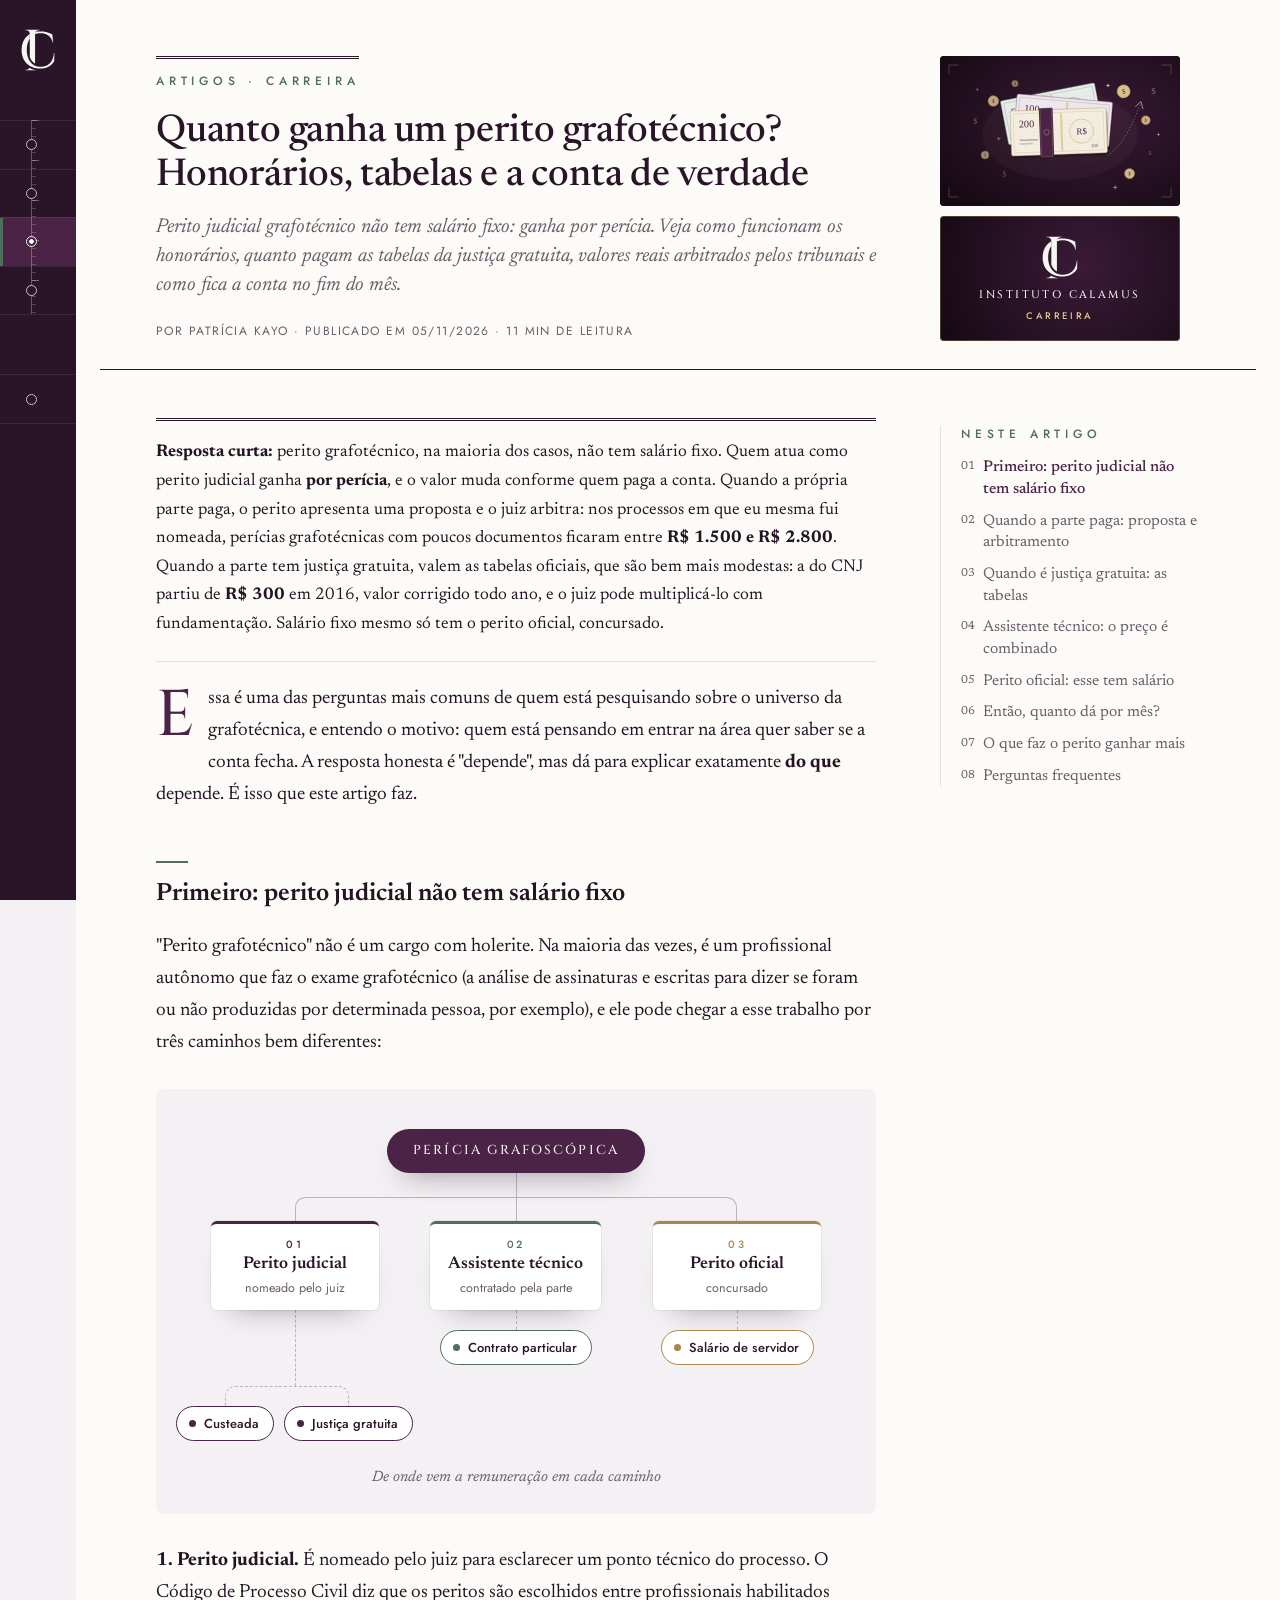
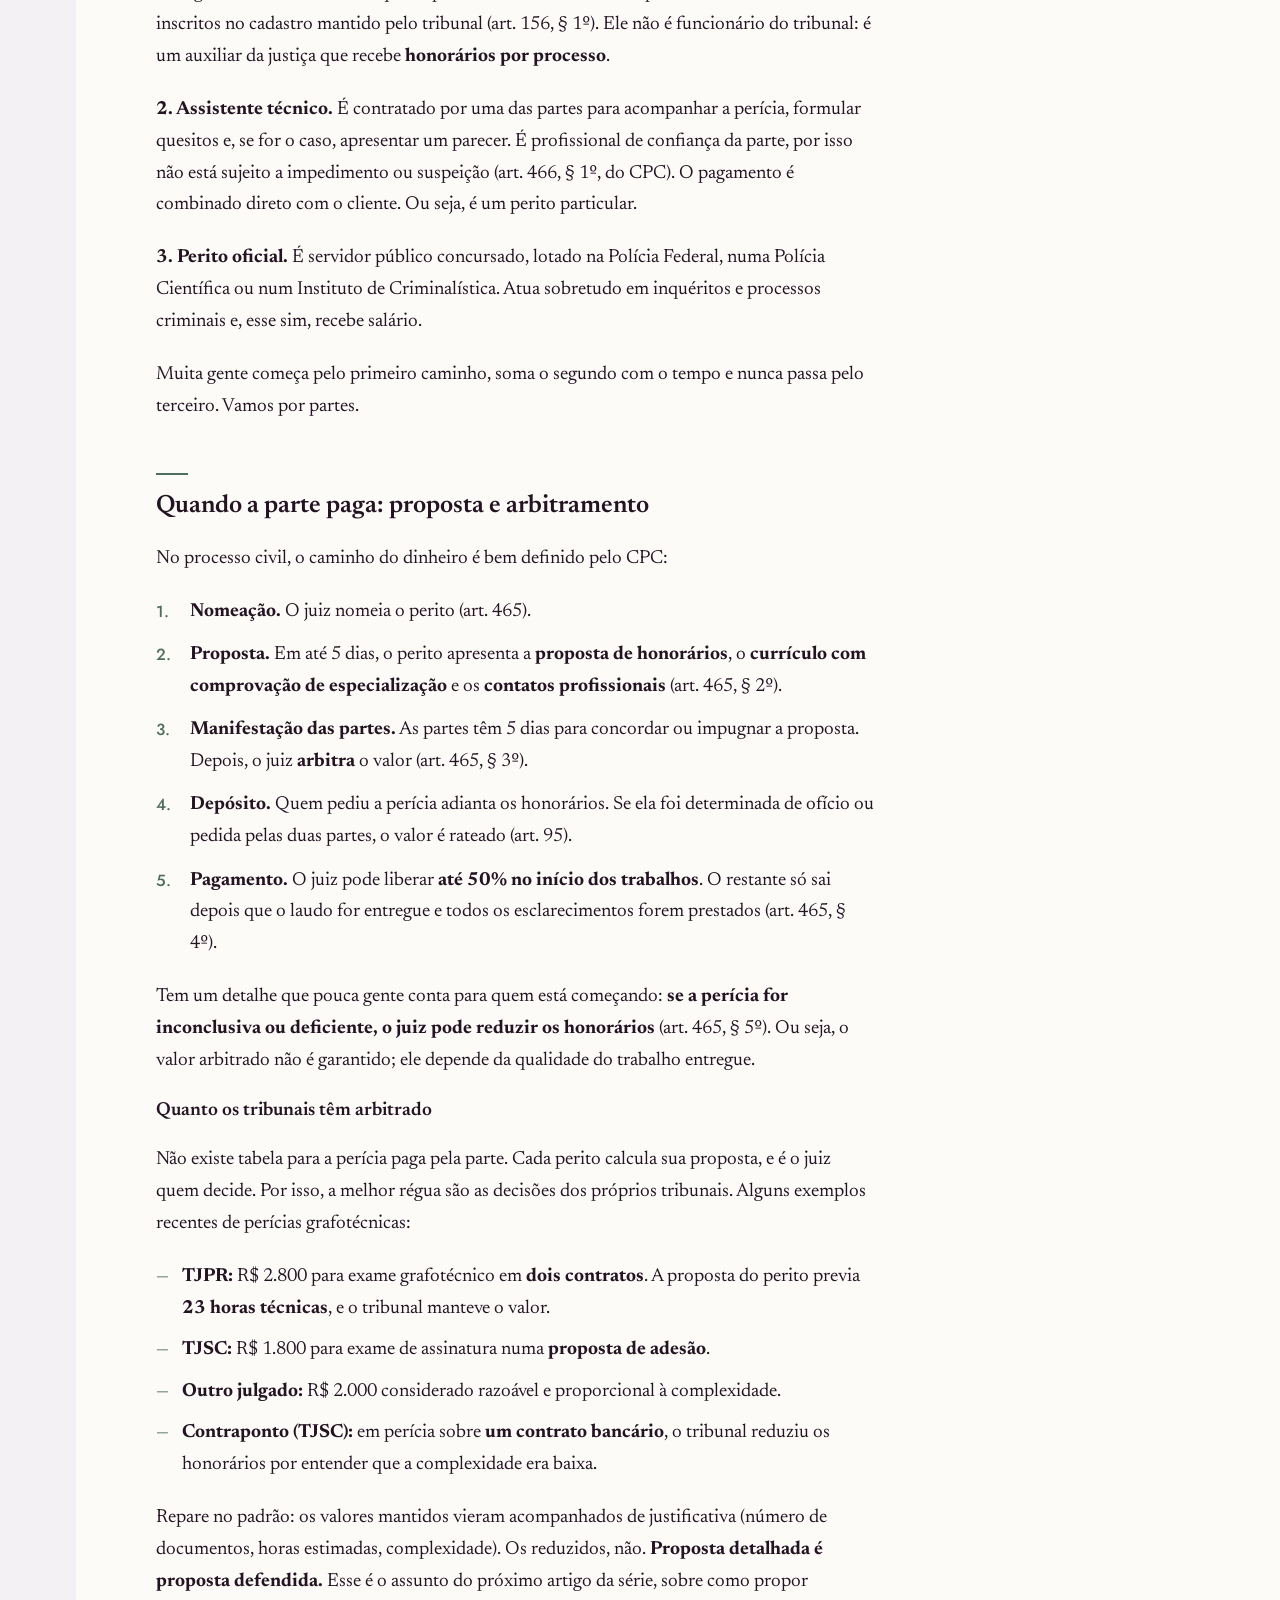
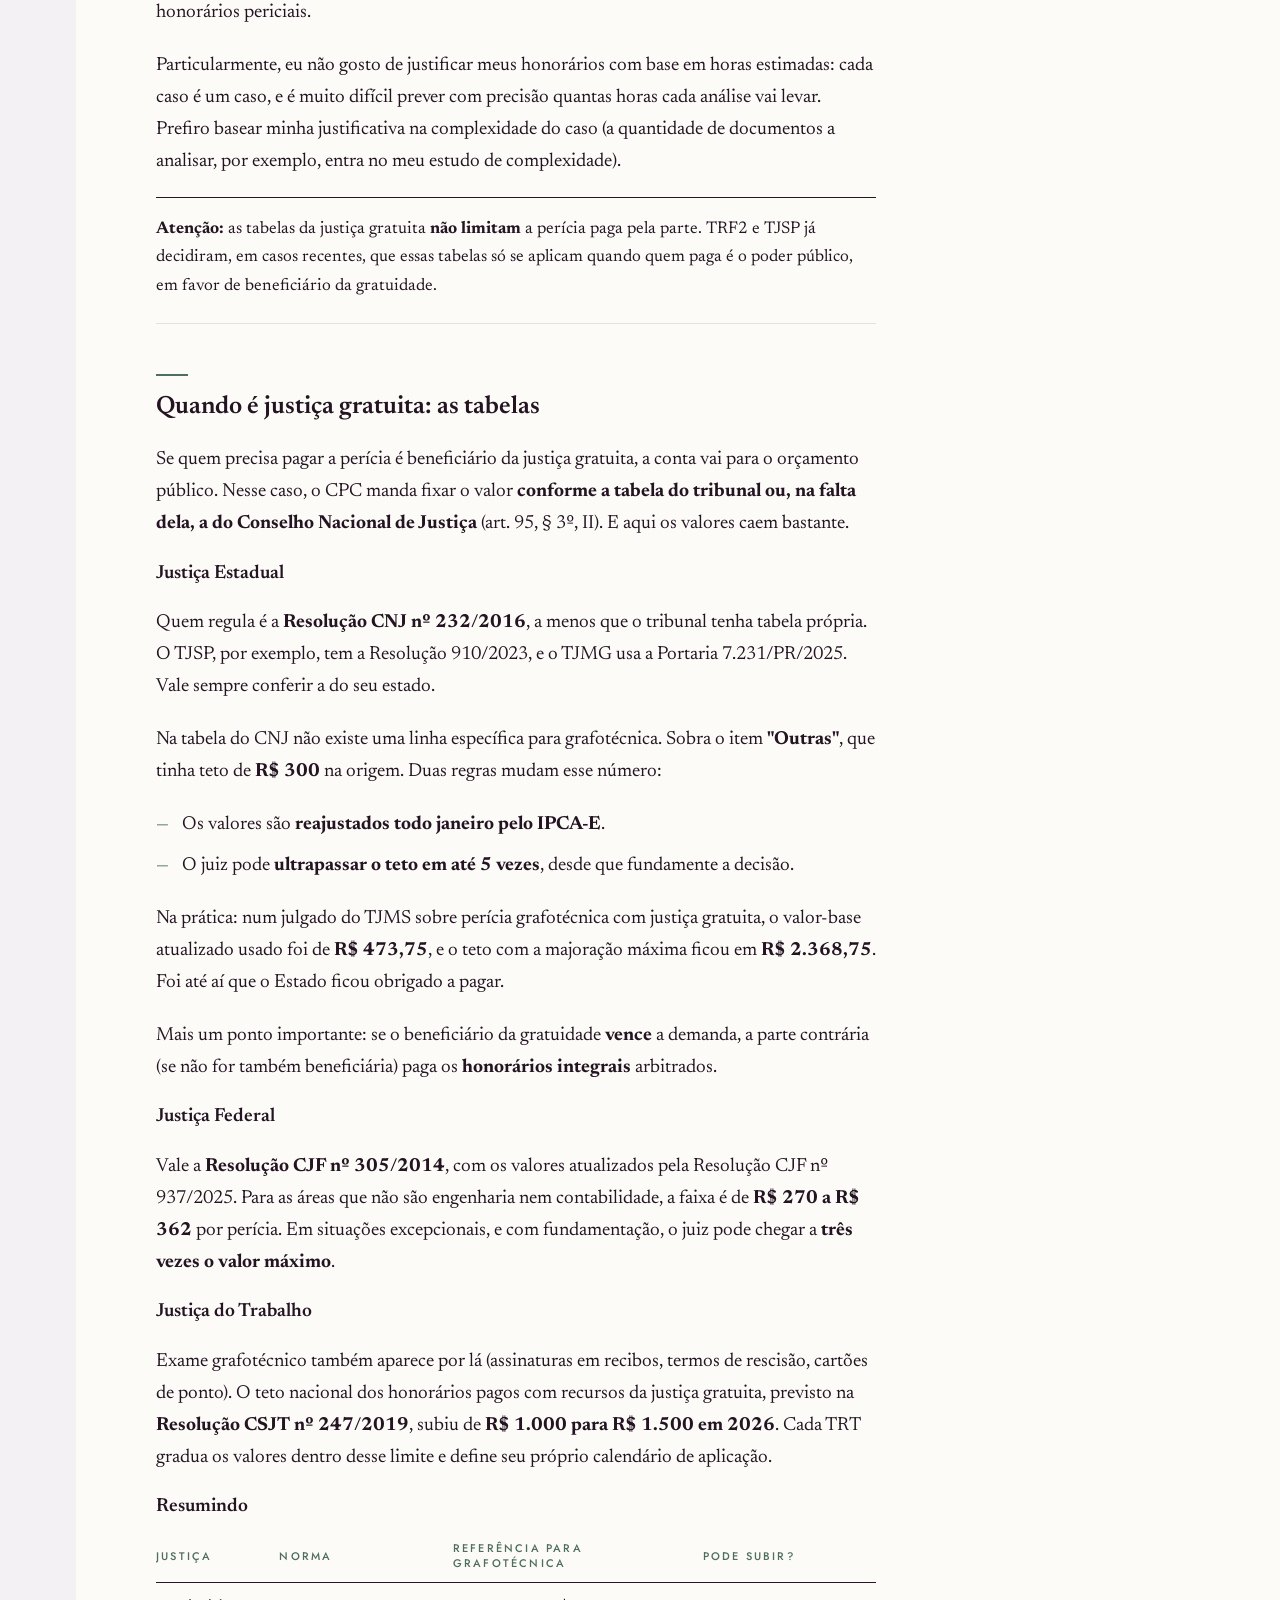
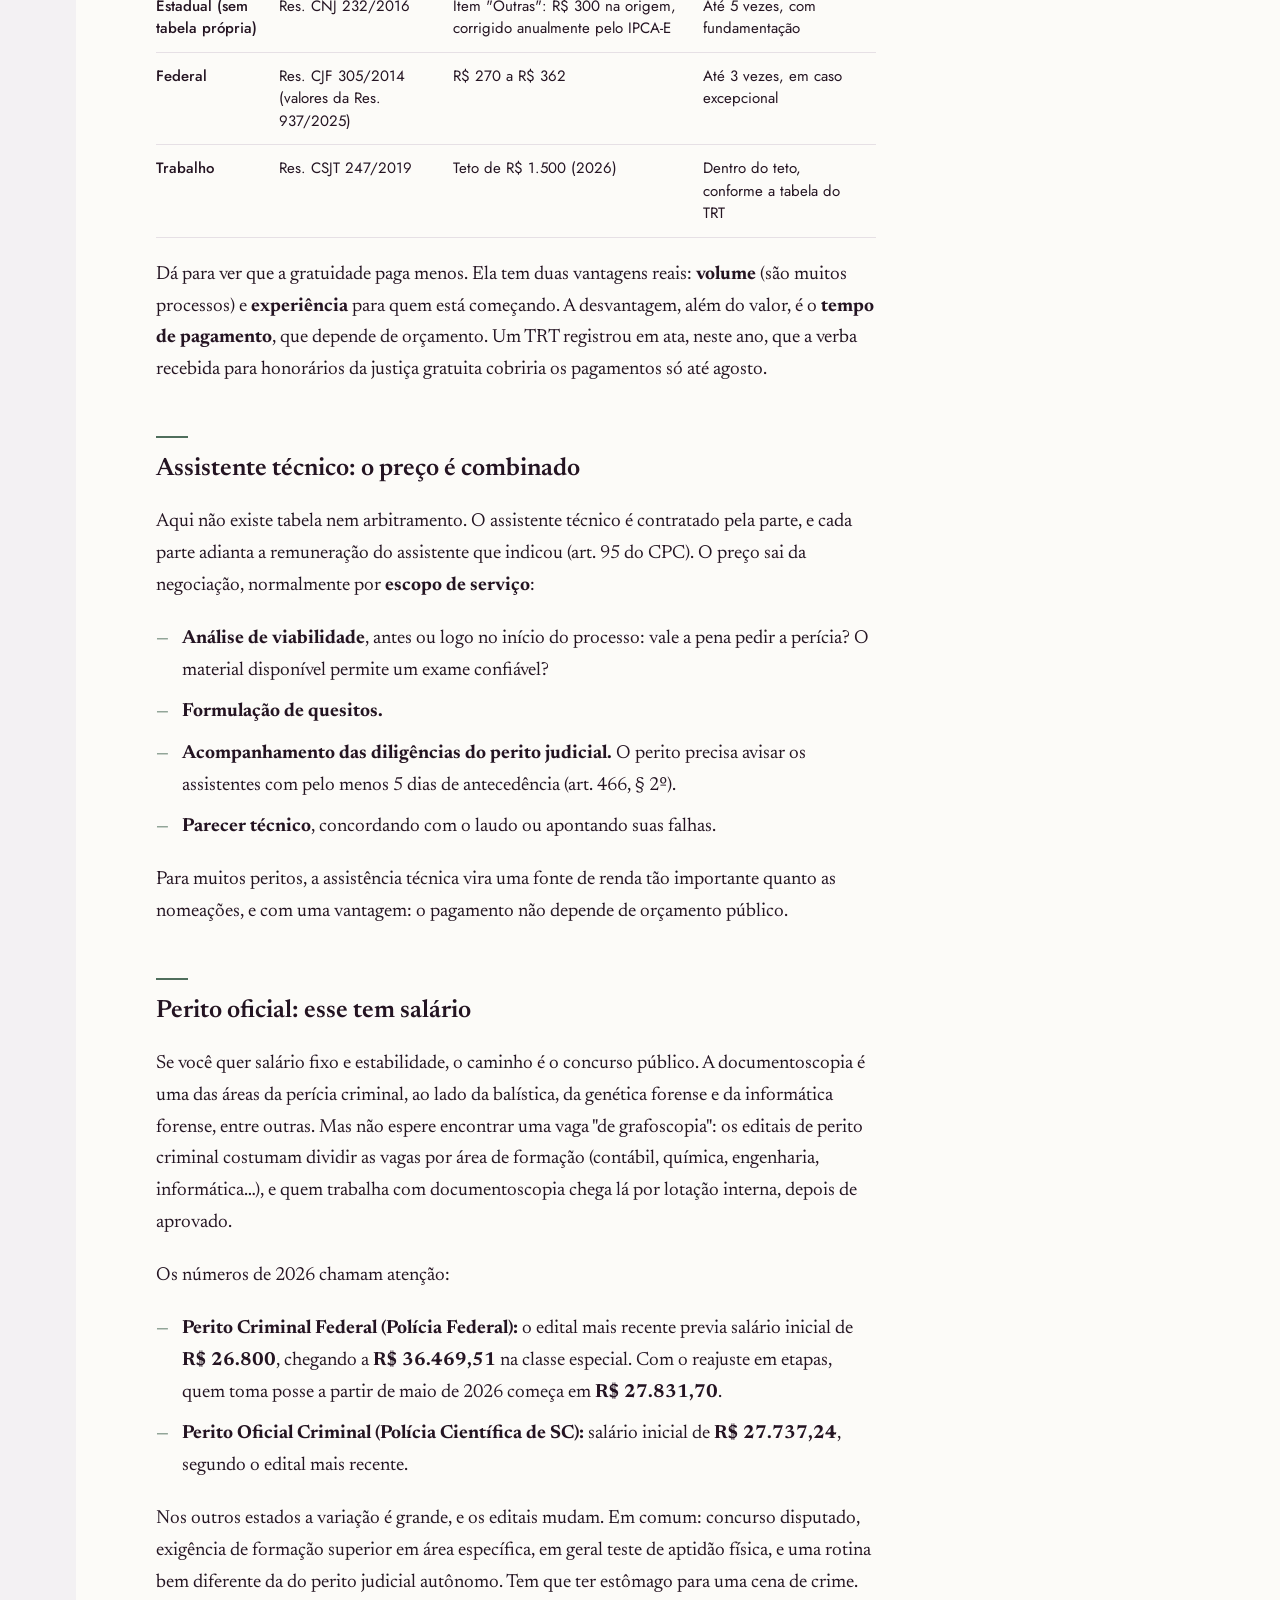
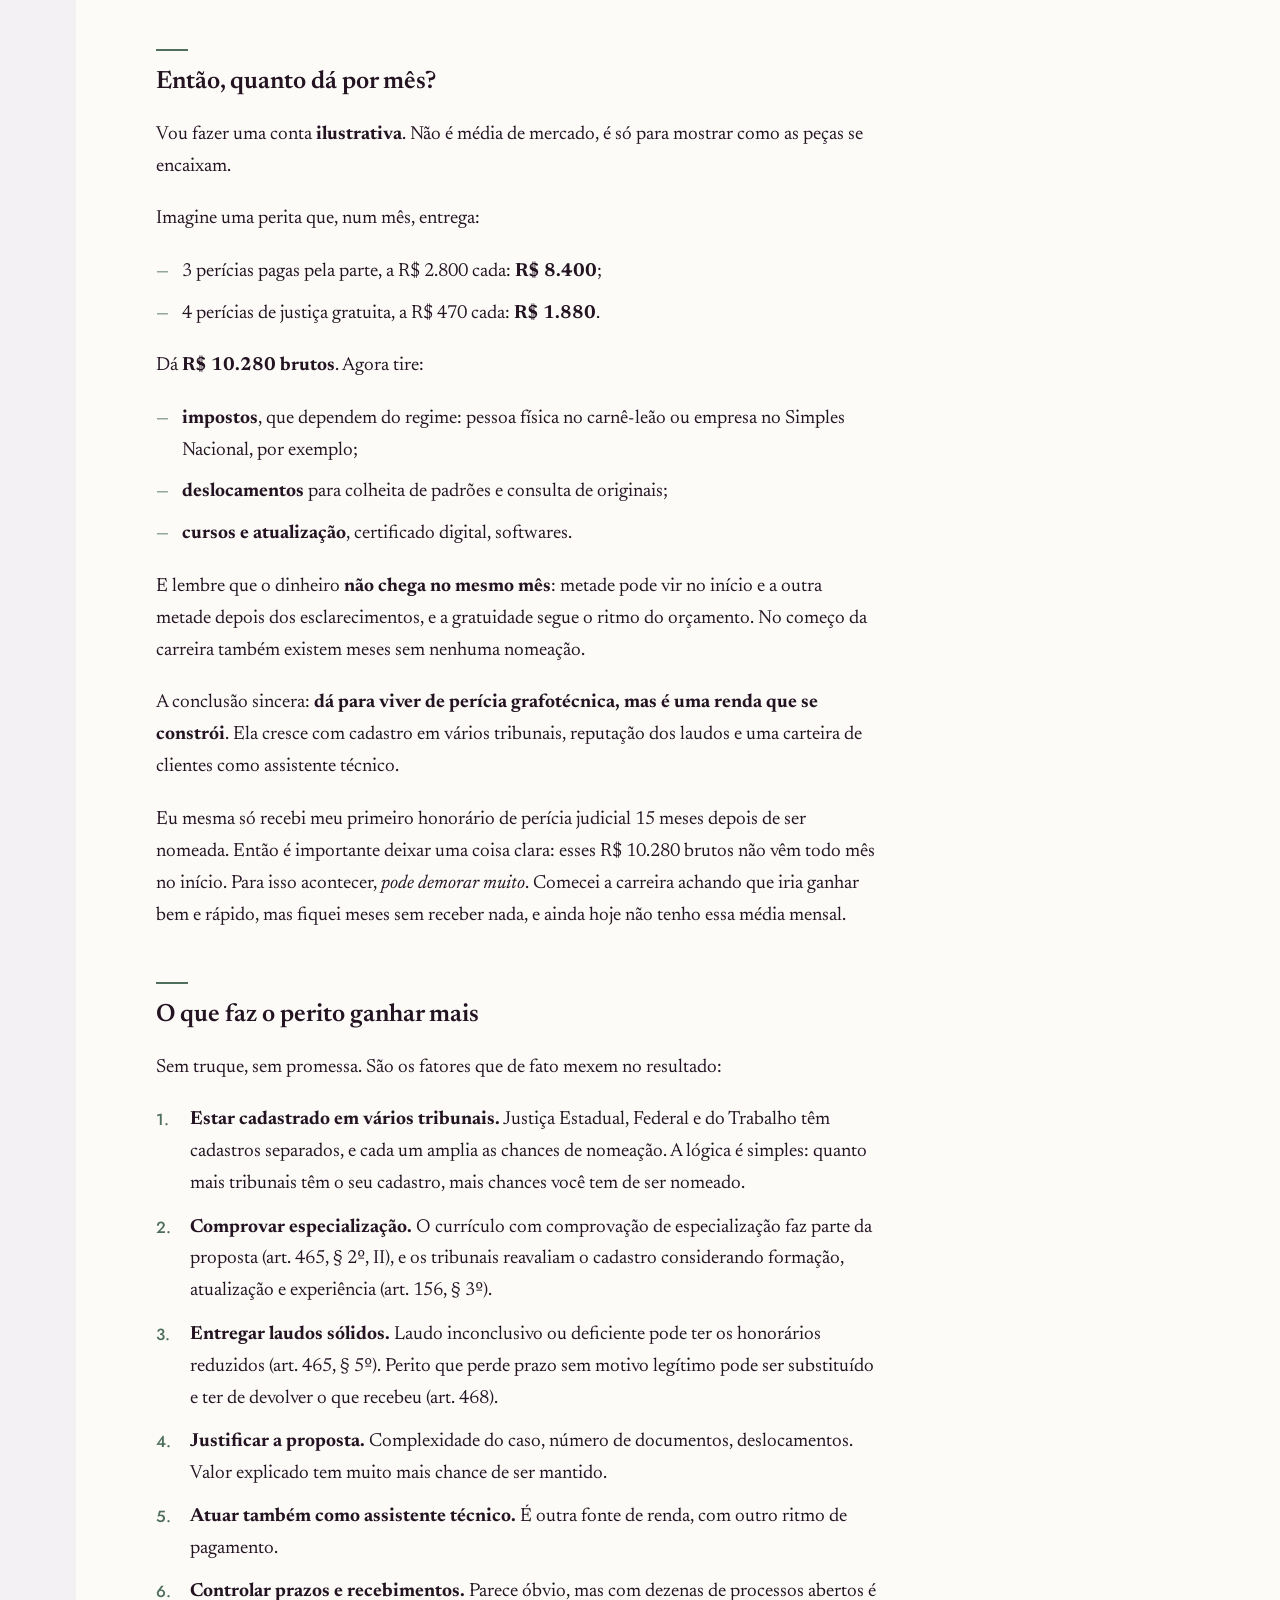
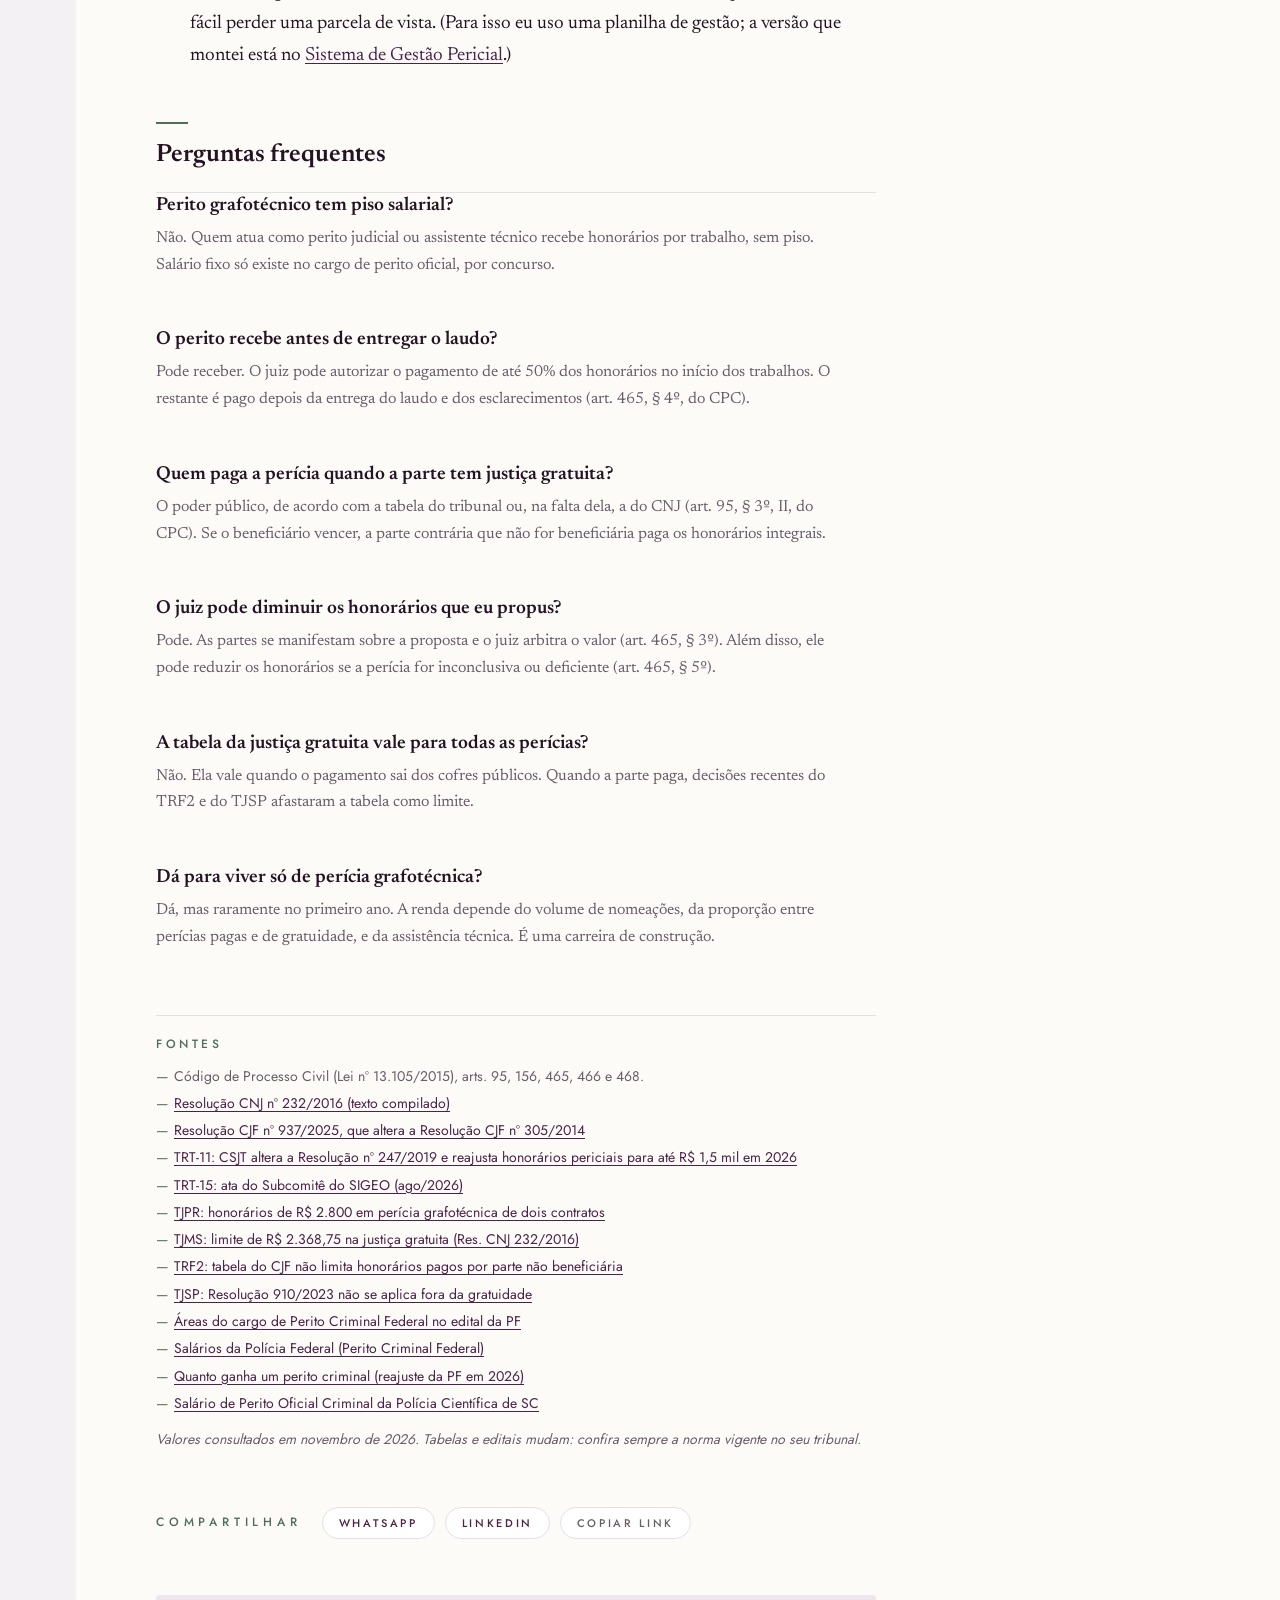
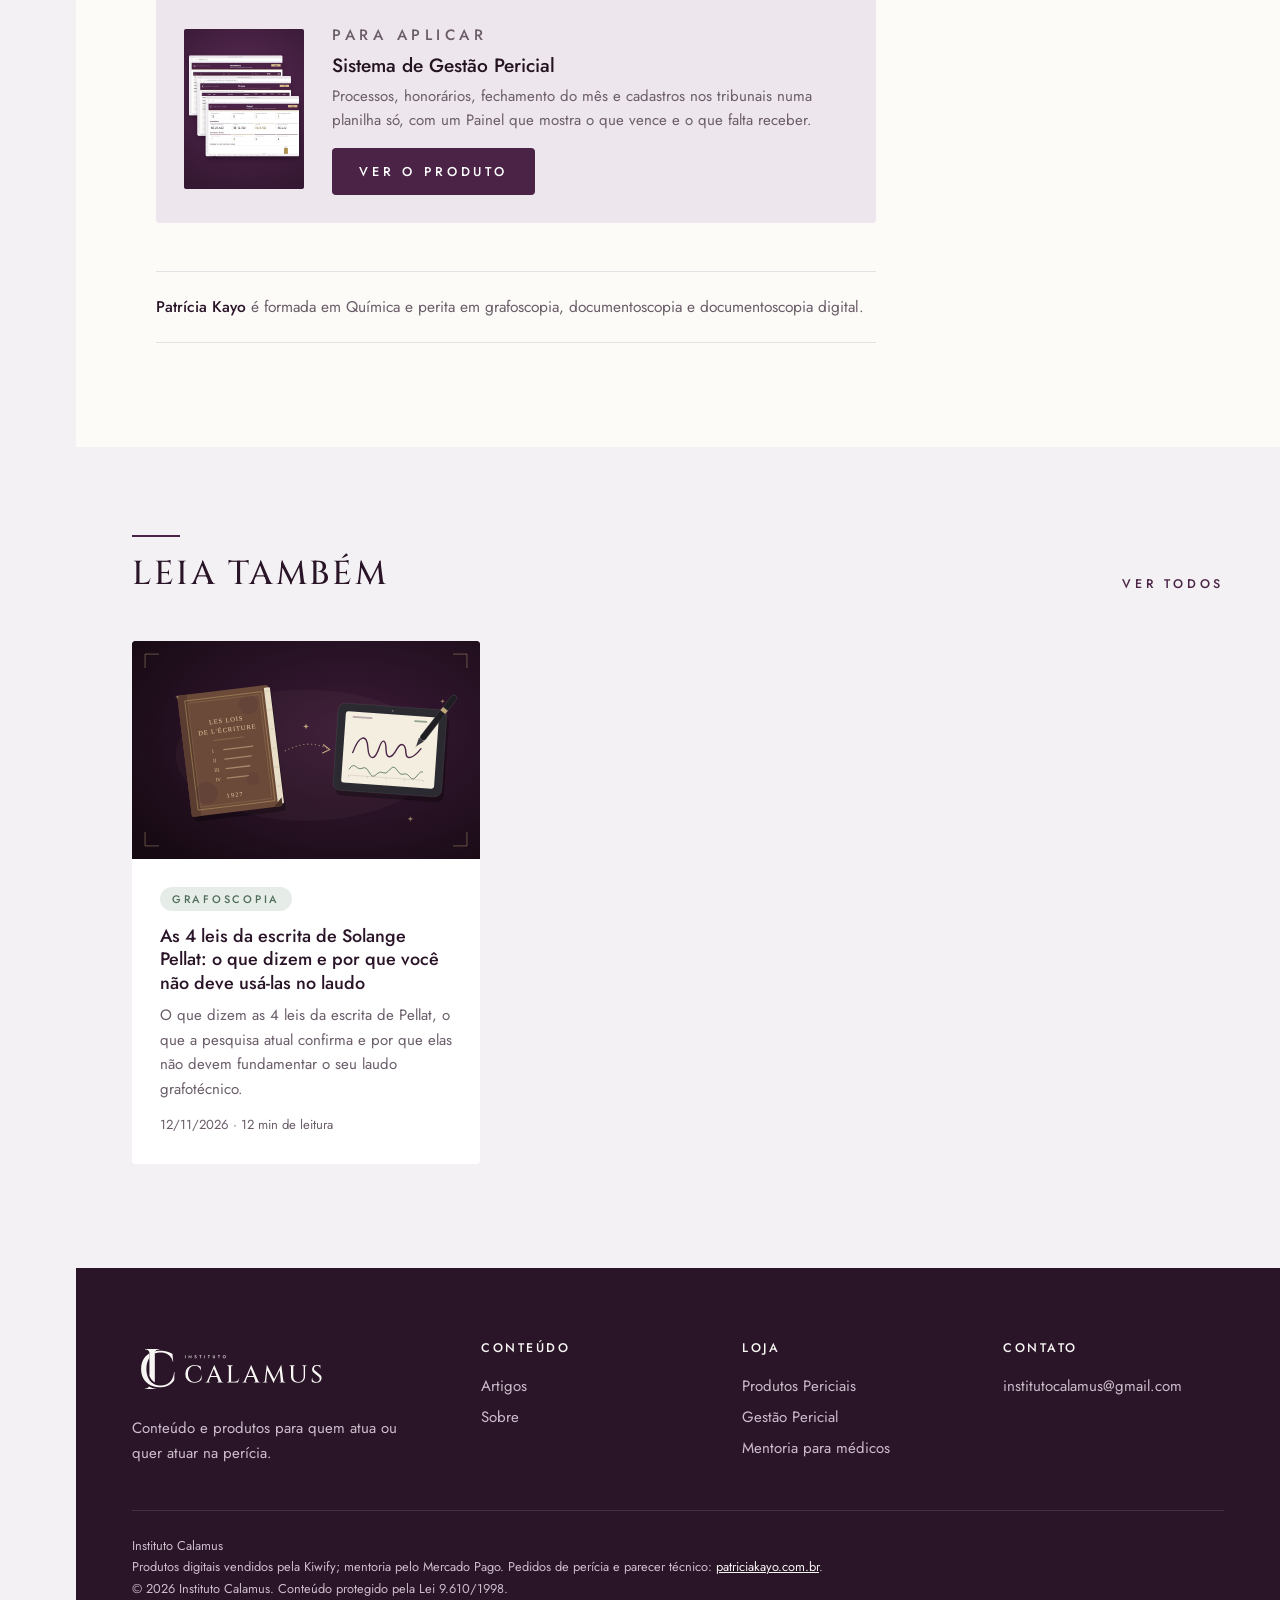
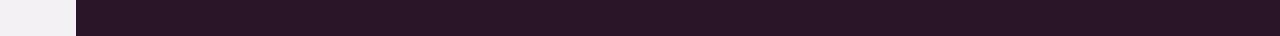
<file: artigos/quanto-ganha-perito-grafotecnico.html>
<!doctype html>
<html lang="pt-BR">
<head>
<meta charset="utf-8">
<meta name="viewport" content="width=device-width, initial-scale=1">
<title>Quanto ganha um perito grafotécnico? Honorários, tabelas e a conta de verdade · Instituto Calamus</title>
<meta name="description" content="Perito judicial grafotécnico não tem salário fixo: ganha por perícia. Veja como funcionam os honorários, quanto pagam as tabelas da justiça gratuita, valores reais arbitrados pelos tribunais e como fica a conta no fim do mês.">
<link rel="canonical" href="https://institutocalamus.com.br/artigos/quanto-ganha-perito-grafotecnico.html">
<meta property="og:type" content="website">
<meta property="og:locale" content="pt_BR">
<meta property="og:site_name" content="Instituto Calamus">
<meta property="og:title" content="Quanto ganha um perito grafotécnico? Honorários, tabelas e a conta de verdade · Instituto Calamus">
<meta property="og:description" content="Perito judicial grafotécnico não tem salário fixo: ganha por perícia. Veja como funcionam os honorários, quanto pagam as tabelas da justiça gratuita, valores reais arbitrados pelos tribunais e como fica a conta no fim do mês.">
<meta property="og:url" content="https://institutocalamus.com.br/artigos/quanto-ganha-perito-grafotecnico.html">
<link rel="icon" type="image/png" sizes="32x32" href="../assets/img/favicon_32px.png">
<link rel="icon" type="image/png" sizes="192x192" href="../assets/img/favicon_192px.png">
<link rel="apple-touch-icon" href="../assets/img/favicon_192px.png">
<link rel="preload" href="../assets/fonts/Jost-Variable.woff2" as="font" type="font/woff2" crossorigin>
<link rel="preload" href="../assets/fonts/Cinzel-Variable.woff2" as="font" type="font/woff2" crossorigin>
<link rel="stylesheet" href="../assets/css/site.css?v=ae09377f">
<script src="../assets/js/site.js?v=a7583782" defer></script>
</head>
<body class="pg-artigo">
<aside class="lat" aria-label="Menu">
  <a class="lat-logo" href="../index.html"><img src="../assets/img/logo-porcelana.svg" alt="Instituto Calamus, página inicial"><img class="lat-mono" src="../assets/img/monograma-porcelana.svg" alt=""></a>
  <nav class="lat-nav" aria-label="Principal">
    <div class="lat-principal">
      <a href="../index.html">Início</a>
      <a href="../produtos/index.html">Produtos Periciais</a>
      <a class="ativo" aria-current="page" href="../artigos/index.html">Artigos</a>
      <a href="../sobre/index.html">Sobre</a>
    </div>
    <p class="lat-rot">Também no instituto</p>
    <a href="../mentoria/index.html">Mentoria para médicos</a>
  </nav>
  <div class="lat-pe"><a href="mailto:institutocalamus@gmail.com">institutocalamus@gmail.com</a></div>
</aside>
<header class="topo-movel">
  <a href="../index.html" aria-label="Instituto Calamus, página inicial"><img src="../assets/img/monograma-principal-claro.svg" alt="Instituto Calamus"></a>
  <details><summary>Menu</summary><nav aria-label="Principal"><a href="../produtos/index.html">Produtos Periciais</a><a class="ativo" aria-current="page" href="../artigos/index.html">Artigos</a><a href="../sobre/index.html">Sobre</a><a href="../mentoria/index.html">Mentoria para médicos</a></nav></details>
</header>
<div class="pagina">
<main>

<article>
  <header class="artigo-topo"><div class="wrap artigo-largo com-img">
    <div class="artigo-cab">
      <p class="rotulo"><a href="../artigos/index.html">Artigos</a> · Carreira</p>
      <h1>Quanto ganha um perito grafotécnico? Honorários, tabelas e a conta de verdade</h1>
      <p class="italico">Perito judicial grafotécnico não tem salário fixo: ganha por perícia. Veja como funcionam os honorários, quanto pagam as tabelas da justiça gratuita, valores reais arbitrados pelos tribunais e como fica a conta no fim do mês.</p>
      <p class="meta">Por Patrícia Kayo · Publicado em 05/11/2026 · 11 min de leitura</p>
    </div>
    <div class="artigo-lateral"><figure class="artigo-img"><img src="../assets/img/artigos/quanto-ganha-perito-grafotecnico.svg" alt=""></figure>
      <div class="selo-calamus" aria-hidden="true"><img src="../assets/img/monograma-porcelana.svg" alt=""><p>Instituto Calamus</p><span>Carreira</span></div></div>
  </div></header>
  <div class="corpo-artigo"><div class="wrap artigo-largo com-sumario">
    <nav class="sumario" aria-labelledby="t-sumario"><p class="sumario-tit" id="t-sumario">Neste artigo</p><ol><li><a href="#primeiro-perito-judicial-nao-tem-salario-fixo">Primeiro: perito judicial não tem salário fixo</a></li><li><a href="#quando-a-parte-paga-proposta-e-arbitramento">Quando a parte paga: proposta e arbitramento</a></li><li><a href="#quando-e-justica-gratuita-as-tabelas">Quando é justiça gratuita: as tabelas</a></li><li><a href="#assistente-tecnico-o-preco-e-combinado">Assistente técnico: o preço é combinado</a></li><li><a href="#perito-oficial-esse-tem-salario">Perito oficial: esse tem salário</a></li><li><a href="#entao-quanto-da-por-mes">Então, quanto dá por mês?</a></li><li><a href="#o-que-faz-o-perito-ganhar-mais">O que faz o perito ganhar mais</a></li><li><a href="#perguntas-frequentes">Perguntas frequentes</a></li></ol></nav>
    <div class="texto-artigo">
      <div class="caixa resposta">
  <p><strong>Resposta curta:</strong> perito grafotécnico, na maioria dos casos, não tem salário fixo. Quem atua como perito judicial ganha <strong>por perícia</strong>, e o valor muda conforme quem paga a conta. Quando a própria parte paga, o perito apresenta uma proposta e o juiz arbitra: nos processos em que eu mesma fui nomeada, perícias grafotécnicas com poucos documentos ficaram entre <strong>R$ 1.500 e R$ 2.800</strong>. Quando a parte tem justiça gratuita, valem as tabelas oficiais, que são bem mais modestas: a do CNJ partiu de <strong>R$ 300</strong> em 2016, valor corrigido todo ano, e o juiz pode multiplicá-lo com fundamentação. Salário fixo mesmo só tem o perito oficial, concursado.</p>
</div>

<p>Essa é uma das perguntas mais comuns de quem está pesquisando sobre o universo da grafotécnica, e entendo o motivo: quem está pensando em entrar na área quer saber se a conta fecha. A resposta honesta é "depende", mas dá para explicar exatamente <strong>do que</strong> depende. É isso que este artigo faz.</p>

<h2 id="primeiro-perito-judicial-nao-tem-salario-fixo">Primeiro: perito judicial não tem salário fixo</h2>
<p>"Perito grafotécnico" não é um cargo com holerite. Na maioria das vezes, é um profissional autônomo que faz o exame grafotécnico (a análise de assinaturas e escritas para dizer se foram ou não produzidas por determinada pessoa, por exemplo), e ele pode chegar a esse trabalho por três caminhos bem diferentes:</p>

<figure class="esquema arvore" aria-label="Esquema: os três caminhos da perícia grafoscópica e de onde vem a remuneração de cada um">
  <div class="no raiz">Perícia grafoscópica</div>
  <ul class="ramos">
    <li class="duplo c-judicial"><div class="no cartao"><span class="num">01</span>Perito judicial<small>nomeado pelo juiz</small></div>
      <ul class="ramos">
        <li><div class="no folha">Custeada</div></li>
        <li><div class="no folha">Justiça gratuita</div></li>
      </ul></li>
    <li class="c-assistente"><div class="no cartao"><span class="num">02</span>Assistente técnico<small>contratado pela parte</small></div>
      <ul class="ramos"><li><div class="no folha">Contrato particular</div></li></ul></li>
    <li class="c-oficial"><div class="no cartao"><span class="num">03</span>Perito oficial<small>concursado</small></div>
      <ul class="ramos"><li><div class="no folha">Salário de servidor</div></li></ul></li>
  </ul>
  <figcaption>De onde vem a remuneração em cada caminho</figcaption>
</figure>
<p><strong>1. Perito judicial.</strong> É nomeado pelo juiz para esclarecer um ponto técnico do processo. O Código de Processo Civil diz que os peritos são escolhidos entre profissionais habilitados inscritos no cadastro mantido pelo tribunal (art. 156, § 1º). Ele não é funcionário do tribunal: é um auxiliar da justiça que recebe <strong>honorários por processo</strong>.</p>
<p><strong>2. Assistente técnico.</strong> É contratado por uma das partes para acompanhar a perícia, formular quesitos e, se for o caso, apresentar um parecer. É profissional de confiança da parte, por isso não está sujeito a impedimento ou suspeição (art. 466, § 1º, do CPC). O pagamento é combinado direto com o cliente. Ou seja, é um perito particular.</p>
<p><strong>3. Perito oficial.</strong> É servidor público concursado, lotado na Polícia Federal, numa Polícia Científica ou num Instituto de Criminalística. Atua sobretudo em inquéritos e processos criminais e, esse sim, recebe salário.</p>
<p>Muita gente começa pelo primeiro caminho, soma o segundo com o tempo e nunca passa pelo terceiro. Vamos por partes.</p>

<h2 id="quando-a-parte-paga-proposta-e-arbitramento">Quando a parte paga: proposta e arbitramento</h2>
<p>No processo civil, o caminho do dinheiro é bem definido pelo CPC:</p>
<ol>
  <li><strong>Nomeação.</strong> O juiz nomeia o perito (art. 465).</li>
  <li><strong>Proposta.</strong> Em até 5 dias, o perito apresenta a <strong>proposta de honorários</strong>, o <strong>currículo com comprovação de especialização</strong> e os <strong>contatos profissionais</strong> (art. 465, § 2º).</li>
  <li><strong>Manifestação das partes.</strong> As partes têm 5 dias para concordar ou impugnar a proposta. Depois, o juiz <strong>arbitra</strong> o valor (art. 465, § 3º).</li>
  <li><strong>Depósito.</strong> Quem pediu a perícia adianta os honorários. Se ela foi determinada de ofício ou pedida pelas duas partes, o valor é rateado (art. 95).</li>
  <li><strong>Pagamento.</strong> O juiz pode liberar <strong>até 50% no início dos trabalhos</strong>. O restante só sai depois que o laudo for entregue e todos os esclarecimentos forem prestados (art. 465, § 4º).</li>
</ol>

<p>Tem um detalhe que pouca gente conta para quem está começando: <strong>se a perícia for inconclusiva ou deficiente, o juiz pode reduzir os honorários</strong> (art. 465, § 5º). Ou seja, o valor arbitrado não é garantido; ele depende da qualidade do trabalho entregue.</p>

<h3>Quanto os tribunais têm arbitrado</h3>
<p>Não existe tabela para a perícia paga pela parte. Cada perito calcula sua proposta, e é o juiz quem decide. Por isso, a melhor régua são as decisões dos próprios tribunais. Alguns exemplos recentes de perícias grafotécnicas:</p>
<ul>
  <li><strong>TJPR:</strong> R$ 2.800 para exame grafotécnico em <strong>dois contratos</strong>. A proposta do perito previa <strong>23 horas técnicas</strong>, e o tribunal manteve o valor.</li>
  <li><strong>TJSC:</strong> R$ 1.800 para exame de assinatura numa <strong>proposta de adesão</strong>.</li>
  <li><strong>Outro julgado:</strong> R$ 2.000 considerado razoável e proporcional à complexidade.</li>
  <li><strong>Contraponto (TJSC):</strong> em perícia sobre <strong>um contrato bancário</strong>, o tribunal reduziu os honorários por entender que a complexidade era baixa.</li>
</ul>
<p>Repare no padrão: os valores mantidos vieram acompanhados de justificativa (número de documentos, horas estimadas, complexidade). Os reduzidos, não. <strong>Proposta detalhada é proposta defendida.</strong> Esse é o assunto do próximo artigo da série, sobre como propor honorários periciais.</p>
<p>Particularmente, eu não gosto de justificar meus honorários com base em horas estimadas: cada caso é um caso, e é muito difícil prever com precisão quantas horas cada análise vai levar. Prefiro basear minha justificativa na complexidade do caso (a quantidade de documentos a analisar, por exemplo, entra no meu estudo de complexidade).</p>
<div class="caixa">
  <p><strong>Atenção:</strong> as tabelas da justiça gratuita <strong>não limitam</strong> a perícia paga pela parte. TRF2 e TJSP já decidiram, em casos recentes, que essas tabelas só se aplicam quando quem paga é o poder público, em favor de beneficiário da gratuidade.</p>
</div>

<h2 id="quando-e-justica-gratuita-as-tabelas">Quando é justiça gratuita: as tabelas</h2>
<p>Se quem precisa pagar a perícia é beneficiário da justiça gratuita, a conta vai para o orçamento público. Nesse caso, o CPC manda fixar o valor <strong>conforme a tabela do tribunal ou, na falta dela, a do Conselho Nacional de Justiça</strong> (art. 95, § 3º, II). E aqui os valores caem bastante.</p>

<h3>Justiça Estadual</h3>
<p>Quem regula é a <strong>Resolução CNJ nº 232/2016</strong>, a menos que o tribunal tenha tabela própria. O TJSP, por exemplo, tem a Resolução 910/2023, e o TJMG usa a Portaria 7.231/PR/2025. Vale sempre conferir a do seu estado.</p>
<p>Na tabela do CNJ não existe uma linha específica para grafotécnica. Sobra o item <strong>"Outras"</strong>, que tinha teto de <strong>R$ 300</strong> na origem. Duas regras mudam esse número:</p>
<ul>
  <li>Os valores são <strong>reajustados todo janeiro pelo IPCA-E</strong>.</li>
  <li>O juiz pode <strong>ultrapassar o teto em até 5 vezes</strong>, desde que fundamente a decisão.</li>
</ul>
<p>Na prática: num julgado do TJMS sobre perícia grafotécnica com justiça gratuita, o valor-base atualizado usado foi de <strong>R$ 473,75</strong>, e o teto com a majoração máxima ficou em <strong>R$ 2.368,75</strong>. Foi até aí que o Estado ficou obrigado a pagar.</p>
<p>Mais um ponto importante: se o beneficiário da gratuidade <strong>vence</strong> a demanda, a parte contrária (se não for também beneficiária) paga os <strong>honorários integrais</strong> arbitrados.</p>

<h3>Justiça Federal</h3>
<p>Vale a <strong>Resolução CJF nº 305/2014</strong>, com os valores atualizados pela Resolução CJF nº 937/2025. Para as áreas que não são engenharia nem contabilidade, a faixa é de <strong>R$ 270 a R$ 362</strong> por perícia. Em situações excepcionais, e com fundamentação, o juiz pode chegar a <strong>três vezes o valor máximo</strong>.</p>

<h3>Justiça do Trabalho</h3>
<p>Exame grafotécnico também aparece por lá (assinaturas em recibos, termos de rescisão, cartões de ponto). O teto nacional dos honorários pagos com recursos da justiça gratuita, previsto na <strong>Resolução CSJT nº 247/2019</strong>, subiu de <strong>R$ 1.000 para R$ 1.500 em 2026</strong>. Cada TRT gradua os valores dentro desse limite e define seu próprio calendário de aplicação.</p>

<h3>Resumindo</h3>
<div class="tabela"><table>
  <thead><tr><th>Justiça</th><th>Norma</th><th>Referência para grafotécnica</th><th>Pode subir?</th></tr></thead>
  <tbody>
    <tr><td>Estadual (sem tabela própria)</td><td>Res. CNJ 232/2016</td><td>Item "Outras": R$ 300 na origem, corrigido anualmente pelo IPCA-E</td><td>Até 5 vezes, com fundamentação</td></tr>
    <tr><td>Federal</td><td>Res. CJF 305/2014 (valores da Res. 937/2025)</td><td>R$ 270 a R$ 362</td><td>Até 3 vezes, em caso excepcional</td></tr>
    <tr><td>Trabalho</td><td>Res. CSJT 247/2019</td><td>Teto de R$ 1.500 (2026)</td><td>Dentro do teto, conforme a tabela do TRT</td></tr>
  </tbody>
</table></div>
<p>Dá para ver que a gratuidade paga menos. Ela tem duas vantagens reais: <strong>volume</strong> (são muitos processos) e <strong>experiência</strong> para quem está começando. A desvantagem, além do valor, é o <strong>tempo de pagamento</strong>, que depende de orçamento. Um TRT registrou em ata, neste ano, que a verba recebida para honorários da justiça gratuita cobriria os pagamentos só até agosto.</p>

<h2 id="assistente-tecnico-o-preco-e-combinado">Assistente técnico: o preço é combinado</h2>
<p>Aqui não existe tabela nem arbitramento. O assistente técnico é contratado pela parte, e cada parte adianta a remuneração do assistente que indicou (art. 95 do CPC). O preço sai da negociação, normalmente por <strong>escopo de serviço</strong>:</p>
<ul>
  <li><strong>Análise de viabilidade</strong>, antes ou logo no início do processo: vale a pena pedir a perícia? O material disponível permite um exame confiável?</li>
  <li><strong>Formulação de quesitos.</strong></li>
  <li><strong>Acompanhamento das diligências do perito judicial.</strong> O perito precisa avisar os assistentes com pelo menos 5 dias de antecedência (art. 466, § 2º).</li>
  <li><strong>Parecer técnico</strong>, concordando com o laudo ou apontando suas falhas.</li>
</ul>
<p>Para muitos peritos, a assistência técnica vira uma fonte de renda tão importante quanto as nomeações, e com uma vantagem: o pagamento não depende de orçamento público.</p>

<h2 id="perito-oficial-esse-tem-salario">Perito oficial: esse tem salário</h2>
<p>Se você quer salário fixo e estabilidade, o caminho é o concurso público. A documentoscopia é uma das áreas da perícia criminal, ao lado da balística, da genética forense e da informática forense, entre outras. Mas não espere encontrar uma vaga "de grafoscopia": os editais de perito criminal costumam dividir as vagas por área de formação (contábil, química, engenharia, informática…), e quem trabalha com documentoscopia chega lá por lotação interna, depois de aprovado.</p>
<p>Os números de 2026 chamam atenção:</p>
<ul>
  <li><strong>Perito Criminal Federal (Polícia Federal):</strong> o edital mais recente previa salário inicial de <strong>R$ 26.800</strong>, chegando a <strong>R$ 36.469,51</strong> na classe especial. Com o reajuste em etapas, quem toma posse a partir de maio de 2026 começa em <strong>R$ 27.831,70</strong>.</li>
  <li><strong>Perito Oficial Criminal (Polícia Científica de SC):</strong> salário inicial de <strong>R$ 27.737,24</strong>, segundo o edital mais recente.</li>
</ul>
<p>Nos outros estados a variação é grande, e os editais mudam. Em comum: concurso disputado, exigência de formação superior em área específica, em geral teste de aptidão física, e uma rotina bem diferente da do perito judicial autônomo. Tem que ter estômago para uma cena de crime.</p>

<h2 id="entao-quanto-da-por-mes">Então, quanto dá por mês?</h2>
<p>Vou fazer uma conta <strong>ilustrativa</strong>. Não é média de mercado, é só para mostrar como as peças se encaixam.</p>
<p>Imagine uma perita que, num mês, entrega:</p>
<ul>
  <li>3 perícias pagas pela parte, a R$ 2.800 cada: <strong>R$ 8.400</strong>;</li>
  <li>4 perícias de justiça gratuita, a R$ 470 cada: <strong>R$ 1.880</strong>.</li>
</ul>
<p>Dá <strong>R$ 10.280 brutos</strong>. Agora tire:</p>
<ul>
  <li><strong>impostos</strong>, que dependem do regime: pessoa física no carnê-leão ou empresa no Simples Nacional, por exemplo;</li>
  <li><strong>deslocamentos</strong> para colheita de padrões e consulta de originais;</li>
  <li><strong>cursos e atualização</strong>, certificado digital, softwares.</li>
</ul>
<p>E lembre que o dinheiro <strong>não chega no mesmo mês</strong>: metade pode vir no início e a outra metade depois dos esclarecimentos, e a gratuidade segue o ritmo do orçamento. No começo da carreira também existem meses sem nenhuma nomeação.</p>
<p>A conclusão sincera: <strong>dá para viver de perícia grafotécnica, mas é uma renda que se constrói</strong>. Ela cresce com cadastro em vários tribunais, reputação dos laudos e uma carteira de clientes como assistente técnico.</p>
<p>Eu mesma só recebi meu primeiro honorário de perícia judicial 15 meses depois de ser nomeada. Então é importante deixar uma coisa clara: esses R$ 10.280 brutos não vêm todo mês no início. Para isso acontecer, <em>pode demorar muito</em>. Comecei a carreira achando que iria ganhar bem e rápido, mas fiquei meses sem receber nada, e ainda hoje não tenho essa média mensal.</p>

<h2 id="o-que-faz-o-perito-ganhar-mais">O que faz o perito ganhar mais</h2>
<p>Sem truque, sem promessa. São os fatores que de fato mexem no resultado:</p>
<ol>
  <li><strong>Estar cadastrado em vários tribunais.</strong> Justiça Estadual, Federal e do Trabalho têm cadastros separados, e cada um amplia as chances de nomeação. A lógica é simples: quanto mais tribunais têm o seu cadastro, mais chances você tem de ser nomeado.</li>
  <li><strong>Comprovar especialização.</strong> O currículo com comprovação de especialização faz parte da proposta (art. 465, § 2º, II), e os tribunais reavaliam o cadastro considerando formação, atualização e experiência (art. 156, § 3º).</li>
  <li><strong>Entregar laudos sólidos.</strong> Laudo inconclusivo ou deficiente pode ter os honorários reduzidos (art. 465, § 5º). Perito que perde prazo sem motivo legítimo pode ser substituído e ter de devolver o que recebeu (art. 468).</li>
  <li><strong>Justificar a proposta.</strong> Complexidade do caso, número de documentos, deslocamentos. Valor explicado tem muito mais chance de ser mantido.</li>
  <li><strong>Atuar também como assistente técnico.</strong> É outra fonte de renda, com outro ritmo de pagamento.</li>
  <li><strong>Controlar prazos e recebimentos.</strong> Parece óbvio, mas com dezenas de processos abertos é fácil perder uma parcela de vista. (Para isso eu uso uma planilha de gestão; a versão que montei está no <a href="../produtos/index.html#sistema-de-gestao-pericial">Sistema de Gestão Pericial</a>.)</li>
</ol>

<h2 id="perguntas-frequentes">Perguntas frequentes</h2>
<div class="faq">
  <h3>Perito grafotécnico tem piso salarial?</h3>
  <p>Não. Quem atua como perito judicial ou assistente técnico recebe honorários por trabalho, sem piso. Salário fixo só existe no cargo de perito oficial, por concurso.</p>
  <h3>O perito recebe antes de entregar o laudo?</h3>
  <p>Pode receber. O juiz pode autorizar o pagamento de até 50% dos honorários no início dos trabalhos. O restante é pago depois da entrega do laudo e dos esclarecimentos (art. 465, § 4º, do CPC).</p>
  <h3>Quem paga a perícia quando a parte tem justiça gratuita?</h3>
  <p>O poder público, de acordo com a tabela do tribunal ou, na falta dela, a do CNJ (art. 95, § 3º, II, do CPC). Se o beneficiário vencer, a parte contrária que não for beneficiária paga os honorários integrais.</p>
  <h3>O juiz pode diminuir os honorários que eu propus?</h3>
  <p>Pode. As partes se manifestam sobre a proposta e o juiz arbitra o valor (art. 465, § 3º). Além disso, ele pode reduzir os honorários se a perícia for inconclusiva ou deficiente (art. 465, § 5º).</p>
  <h3>A tabela da justiça gratuita vale para todas as perícias?</h3>
  <p>Não. Ela vale quando o pagamento sai dos cofres públicos. Quando a parte paga, decisões recentes do TRF2 e do TJSP afastaram a tabela como limite.</p>
  <h3>Dá para viver só de perícia grafotécnica?</h3>
  <p>Dá, mas raramente no primeiro ano. A renda depende do volume de nomeações, da proporção entre perícias pagas e de gratuidade, e da assistência técnica. É uma carreira de construção.</p>
</div>

<div class="fontes">
  <h3>Fontes</h3>
  <ul>
    <li>Código de Processo Civil (Lei nº 13.105/2015), arts. 95, 156, 465, 466 e 468.</li>
    <li><a href="https://atos.cnj.jus.br/files/compilado2133252024121667609ca581fdf.pdf">Resolução CNJ nº 232/2016 (texto compilado)</a></li>
    <li><a href="https://www.trf3.jus.br/documentos/seju/AJG/Res_937-2025.pdf">Resolução CJF nº 937/2025, que altera a Resolução CJF nº 305/2014</a></li>
    <li><a href="https://portal.trt11.jus.br/index.php/comunicacao/11021-csjt-altera-resolucao-n-247-2019-e-reajusta-honorarios-periciais-para-ate-r-1-5-mil-em-2026">TRT-11: CSJT altera a Resolução nº 247/2019 e reajusta honorários periciais para até R$ 1,5 mil em 2026</a></li>
    <li><a href="https://trt15.jus.br/sites/portal/files/roles/institucional/estrutura-do-tribunal/Comites-Comissoes/Assedio/Ata%20de%20Reuni%C3%A3o%20do%20Subcomit%C3%AA%20do%20SIGEO%20de%2011-8-26%20-%20assinada.pdf">TRT-15: ata do Subcomitê do SIGEO (ago/2026)</a></li>
    <li><a href="https://www.vademecumprevidenciario.com.br/jurisprudencia/eme/237.0693.6380.7965">TJPR: honorários de R$ 2.800 em perícia grafotécnica de dois contratos</a></li>
    <li><a href="https://www.admdireito.com.br/jurisprudencia/eme/275.6515.6506.8037">TJMS: limite de R$ 2.368,75 na justiça gratuita (Res. CNJ 232/2016)</a></li>
    <li><a href="https://www.vademecumprevidenciario.com.br/jurisprudencia/eme/302.3652.8578.9781">TRF2: tabela do CJF não limita honorários pagos por parte não beneficiária</a></li>
    <li><a href="https://www.vademecumprevidenciario.com.br/jurisprudencia/eme/973.3167.6414.2088">TJSP: Resolução 910/2023 não se aplica fora da gratuidade</a></li>
    <li><a href="https://blog.grancursosonline.com.br/concurso-pf-vagas-perito/">Áreas do cargo de Perito Criminal Federal no edital da PF</a></li>
    <li><a href="https://www.aprovaconcursos.com.br/noticias/?p=160947">Salários da Polícia Federal (Perito Criminal Federal)</a></li>
    <li><a href="https://plusdin.com.br/quanto-ganha-um-perito-criminal/">Quanto ganha um perito criminal (reajuste da PF em 2026)</a></li>
    <li><a href="https://www.estrategiaconcursos.com.br/blog/concurso-policia-cientifica-sc-salario-de-perito/amp/">Salário de Perito Oficial Criminal da Polícia Científica de SC</a></li>
  </ul>
  <p><em>Valores consultados em novembro de 2026. Tabelas e editais mudam: confira sempre a norma vigente no seu tribunal.</em></p>
</div>

      <div class="compartilhar"><p class="comp-tit">Compartilhar</p>
      <a href="https://wa.me/?text=Quanto%20ganha%20um%20perito%20grafot%C3%A9cnico%3F%20Honor%C3%A1rios%2C%20tabelas%20e%20a%20conta%20de%20verdade%20%C2%B7%20https%3A//institutocalamus.com.br/artigos/quanto-ganha-perito-grafotecnico.html" target="_blank" rel="noopener">WhatsApp</a>
      <a href="https://www.linkedin.com/sharing/share-offsite/?url=https%3A%2F%2Finstitutocalamus.com.br%2Fartigos%2Fquanto-ganha-perito-grafotecnico.html" target="_blank" rel="noopener">LinkedIn</a>
      <button type="button" class="copiar" data-url="https://institutocalamus.com.br/artigos/quanto-ganha-perito-grafotecnico.html">Copiar link</button>
      <span class="copiado" role="status" aria-live="polite"></span></div>
      <aside class="cta-produto"><img src="../assets/img/colecao/capa-gestao.jpg" alt="" loading="lazy" width="900" height="1200">
<div><p class="etiqueta">Para aplicar</p><h2>Sistema de Gestão Pericial</h2><p>Processos, honorários, fechamento do mês e cadastros nos tribunais numa planilha só, com um Painel que mostra o que vence e o que falta receber.</p><a class="btn" href="../produtos/index.html#sistema-de-gestao-pericial">Ver o produto</a></div></aside>
      <p class="autor"><strong>Patrícia Kayo</strong> é formada em Química e perita em grafoscopia, documentoscopia e documentoscopia digital.</p>
    </div>
  </div></div>
</article>
<section class="leia-tambem" aria-labelledby="t-leia"><div class="wrap">
  <div class="cab-secao"><div><span class="filete"></span><h2 class="h2" id="t-leia">Leia também</h2></div><a class="mais" href="../artigos/index.html">Ver todos</a></div>
  <div class="grade-art"><article class="art-seg">
      <a class="art-img" href="../artigos/as-4-leis-da-escrita-por-que-nao-usar.html" tabindex="-1" aria-hidden="true"><img src="../assets/img/artigos/as-4-leis-da-escrita-por-que-nao-usar.svg" alt="" loading="lazy"></a>
      <div class="art-txt"><span class="pilula">Grafoscopia</span><h3><a href="../artigos/as-4-leis-da-escrita-por-que-nao-usar.html">As 4 leis da escrita de Solange Pellat: o que dizem e por que você não deve usá-las no laudo</a></h3><p class="resumo">O que dizem as 4 leis da escrita de Pellat, o que a pesquisa atual confirma e por que elas não devem fundamentar o seu laudo grafotécnico.</p><p class="meta">12/11/2026 · 12 min de leitura</p></div>
    </article></div>
</div></section>
</main>
<footer class="rodape"><div class="wrap">
  <div class="rod-grade">
    <div><img src="../assets/img/logo-porcelana.svg" alt="Instituto Calamus"><p class="frase">Conteúdo e produtos para quem atua ou quer atuar na perícia.</p></div>
    <div><p class="rod-tit">Conteúdo</p><a href="../artigos/index.html">Artigos</a><a href="../sobre/index.html">Sobre</a></div>
    <div><p class="rod-tit">Loja</p><a href="../produtos/index.html">Produtos Periciais</a><a href="../gestao-pericial/index.html">Gestão Pericial</a><a href="../mentoria/index.html">Mentoria para médicos</a></div>
    <div><p class="rod-tit">Contato</p><a href="mailto:institutocalamus@gmail.com">institutocalamus@gmail.com</a></div>
  </div>
  <p class="legal">Instituto Calamus<br>
    Produtos digitais vendidos pela Kiwify; mentoria pelo Mercado Pago. Pedidos de perícia e parecer técnico: <a href="https://patriciakayo.com.br">patriciakayo.com.br</a>.<br>
    © 2026 Instituto Calamus. Conteúdo protegido pela Lei 9.610/1998.</p>
</div></footer>
</div>
</body>
</html>
</file>
<file: assets/css/site.css>
/* Instituto Calamus · site (versão D, 03/11/2026)
   Design System v1, ambiente Interface. A página de vendas da Gestão Pericial continua com calamus.css + gestao.css. */
@font-face { font-family: "Cinzel"; src: url("../fonts/Cinzel-Variable.woff2") format("woff2"); font-weight: 400 900; font-display: swap; }
@font-face { font-family: "Jost"; src: url("../fonts/Jost-Variable.woff2") format("woff2"); font-weight: 100 900; font-display: swap; }
@font-face { font-family: "EB Garamond"; src: url("../fonts/EBGaramond-Italic-Variable.woff2") format("woff2"); font-style: italic; font-weight: 400 800; font-display: swap; }
@font-face { font-family: "Newsreader"; src: url("../fonts/Newsreader-Variable.woff2") format("woff2"); font-weight: 200 800; font-display: swap; }
@font-face { font-family: "Newsreader"; src: url("../fonts/Newsreader-Italic-Variable.woff2") format("woff2"); font-style: italic; font-weight: 200 800; font-display: swap; }
:root {
  --perola: #F3F1F3; --branco: #FFFFFF; --acao: #4A2346; --acao-hover: #2A1428; --tinta: #2A1428;
  --sub: #6A5D69; --sub-escuro: #CDBDCB; --linha: #E6E0E5; --porcelana: #F7F6F3;
  --salvia: #4F6E5C; --salvia-clara: #E6EDE8; --malva-clara: #EEE6ED; --malva-faixa: #C9A9C6;
  --mentoria: #2F4537; --mentoria-hover: #22342A; --mentoria-clara: #E3EBE5;
  --raio: 4px; --raio-pilula: 999px; --largura: 1160px; --lat: 264px;
}
*, *::before, *::after { box-sizing: border-box; }
html { scroll-behavior: smooth; }
body { margin: 0; background: var(--perola); color: var(--tinta); font: 400 17px/1.65 "Jost", Arial, sans-serif; -webkit-font-smoothing: antialiased; }
img { display: block; max-width: 100%; height: auto; }
a { color: inherit; }
h1, h2, h3, h4, p, ul, ol, figure { margin: 0; }
ul, ol { padding: 0; list-style: none; }
:focus-visible { outline: 2px solid var(--acao); outline-offset: 3px; }
.sr-only { position: absolute; width: 1px; height: 1px; overflow: hidden; clip: rect(0 0 0 0); white-space: nowrap; }
.pend { background: #FFF4C2; color: var(--tinta); padding: 0 4px; border-radius: 2px; }
.wrap { max-width: calc(var(--largura) + 2 * 56px); margin: 0 auto; padding: 0 56px; }
.pagina { margin-left: var(--lat); }

/* tipografia (escala do DS) */
.h1 { font: 500 clamp(36px, 4.4vw, 58px)/1.12 "Cinzel", Georgia, serif; letter-spacing: .08em; text-transform: uppercase; }
.h2 { font: 500 clamp(26px, 2.6vw, 34px)/1.15 "Cinzel", Georgia, serif; letter-spacing: .08em; text-transform: uppercase; }
.rotulo { font: 500 12px/1.4 "Jost", sans-serif; letter-spacing: .4em; text-transform: uppercase; color: var(--salvia); }
.filete { display: block; width: 48px; height: 1.5px; background: var(--acao); margin-bottom: 18px; }
.barra { display: block; width: 64px; height: 3px; background: var(--salvia); margin: 30px 0 28px; }
.lead { font-size: 18.4px; line-height: 1.65; color: var(--sub); }
.italico { font: italic 400 21.6px/1.4 "EB Garamond", Georgia, serif; }
.etiqueta { font: 500 10.9px/1.4 "Jost", sans-serif; letter-spacing: .3em; text-transform: uppercase; color: var(--sub); }
.meta { font-size: 13.1px; color: var(--sub); }
.sub { color: var(--sub); }

/* botões */
.btn { display: inline-block; padding: 15px 26px; border: 1px solid transparent; border-radius: var(--raio); background: var(--acao); color: var(--branco); font: 500 12.8px/1.2 "Jost", sans-serif; letter-spacing: .3em; text-transform: uppercase; text-decoration: none; transition: background .2s; }
.btn:hover { background: var(--acao-hover); }
.status { display: inline-block; padding: 7px 14px; border: 1px solid var(--linha); border-radius: var(--raio-pilula); font: 500 10.9px/1.2 "Jost", sans-serif; letter-spacing: .3em; text-transform: uppercase; color: var(--sub); }
.pilula { display: inline-block; padding: 5px 12px; border-radius: var(--raio-pilula); background: var(--salvia-clara); color: var(--salvia); font: 500 10.9px/1.3 "Jost", sans-serif; letter-spacing: .25em; text-transform: uppercase; }
.mais { font: 500 12.5px/1.4 "Jost", sans-serif; letter-spacing: .3em; text-transform: uppercase; text-decoration: none; color: var(--acao); white-space: nowrap; background: none; border: 0; padding: 0; cursor: pointer; }
.mais:hover { text-decoration: underline; text-underline-offset: 5px; }

/* menu lateral fixo: faixas, com a régua e os anéis da lente */
.lat { --lp: 32px; position: fixed; z-index: 20; inset: 0 auto 0 0; width: var(--lat); display: flex; flex-direction: column; padding: 40px var(--lp) 30px; background: var(--tinta); color: var(--porcelana); overflow-y: auto; }
.lat-logo img { width: 176px; }
.lat-mono { display: none; }
.lat a { text-decoration: none; }
.lat-nav { margin: 64px calc(-1 * var(--lp)) 0; display: grid; }
.lat-principal { position: relative; display: grid; border-bottom: 1px solid rgba(247,246,243,.08); }
.lat-principal::before { content: ""; position: absolute; z-index: 1; pointer-events: none; left: calc(var(--lp) + 5px); top: 0; bottom: 0; width: 8px; border-left: 1px solid rgba(247,246,243,.3);
  background: repeating-linear-gradient(to bottom, rgba(247,246,243,.32) 0 1px, transparent 1px 40px) 0 0 / 7px 100% no-repeat,
              repeating-linear-gradient(to bottom, rgba(247,246,243,.22) 0 1px, transparent 1px 8px) 0 0 / 4px 100% no-repeat; }
.lat-nav a { --anel: var(--tinta); position: relative; display: block; padding: 15px var(--lp) 15px calc(var(--lp) + 30px); border-top: 1px solid rgba(247,246,243,.08); font: 500 12.5px/1.4 "Jost", sans-serif; letter-spacing: .2em; text-transform: uppercase; color: var(--sub-escuro); transition: color .2s, background .2s; }
.lat-nav a::before { content: ""; position: absolute; z-index: 2; left: var(--lp); top: 50%; width: 11px; height: 11px; margin-top: -5.5px; border: 1.2px solid var(--sub-escuro); border-radius: 50%; background: var(--anel); transition: border-color .2s; }
.lat-nav a:hover { --anel: #321D30; color: var(--porcelana); background: rgba(247,246,243,.04); }
.lat-nav a:hover::before { border-color: var(--porcelana); }
.lat-nav a.ativo { --anel: var(--acao); color: var(--porcelana); background: var(--acao); box-shadow: inset 3px 0 0 var(--salvia); }
.lat-nav a.ativo::before { border-color: var(--porcelana); background: radial-gradient(circle, var(--porcelana) 0 2px, var(--anel) 2.6px); }
.lat-nav a.sub { padding-left: calc(var(--lp) + 44px); font-size: 11.5px; letter-spacing: .16em; }
.lat-nav a.sub::before { width: 7px; height: 7px; left: calc(var(--lp) + 2px); margin-top: -3.5px; }
.lat-nav a.sub.ativo::before { background: var(--porcelana); }
.lat-principal ~ a { border-bottom: 1px solid rgba(247,246,243,.08); }
.lat-rot { margin: 34px var(--lp) 10px; font: 500 10.9px/1.4 "Jost", sans-serif; letter-spacing: .3em; text-transform: uppercase; color: var(--malva-faixa); }
.lat-pe { margin-top: auto; padding-top: 24px; font-size: 13px; color: var(--sub-escuro); display: grid; gap: 4px; }
.lat-pe a:hover { color: var(--porcelana); }
.topo-movel { display: none; }

/* abertura da home (sob a lente) */
/* A lente é montada aqui (05/11/2026): o disco recortado da arte lente-fundo.jpg e a régua em SVG (regua_svg, no build.py).
   Ela tem tamanho próprio em cada largura de tela, então nunca é cortada. */
.abertura { position: relative; overflow: hidden; min-height: min(78vh, 720px); display: flex; align-items: center; color: var(--porcelana);
  background: linear-gradient(90deg, #120810 0%, #120810 30%, #22102A 72%, #2A142E 100%); }
.abertura .wrap { position: relative; z-index: 2; width: 100%; }
.abertura-lente { position: absolute; z-index: 0; right: 5%; top: 50%; height: 70%; aspect-ratio: 760 / 860; transform: translateY(-50%); pointer-events: none; }
.abertura-lente::before { content: ""; position: absolute; inset: -12% -10% 4%; background: radial-gradient(closest-side, rgba(74,35,70,.6), rgba(74,35,70,0)); }
.abertura-lente .disco { position: absolute; left: 10.5%; top: 8.1%; width: 78.95%; aspect-ratio: 1; border-radius: 50%;
  background: url("../img/lente-fundo.jpg") 86.07% 39.47% / 274.29% auto no-repeat;
  -webkit-mask-image: radial-gradient(circle closest-side, #000 95%, transparent 100%); mask-image: radial-gradient(circle closest-side, #000 95%, transparent 100%); }
.abertura-lente .regua { position: absolute; left: 18.4%; top: 86.3%; width: 68.4%; }
.abertura-txt { max-width: 600px; padding: 112px 0 120px; }
.abertura .rotulo, .topo-pagina .rotulo { color: var(--malva-faixa); }
.abertura .h1 { margin: 20px 0 0; }
.abertura .abertura-tit { font-size: clamp(30px, 3.2vw, 42px); line-height: 1.18; }
.abertura .lead, .topo-pagina .lead { color: var(--sub-escuro); max-width: 52ch; }
.abertura .italico, .topo-pagina .italico { color: var(--porcelana); opacity: .9; margin-top: 22px; }
@media (max-width: 1366px) { .abertura-txt { max-width: 490px; } .abertura-lente { right: 3%; } }
.assina { margin-top: 44px; padding-top: 22px; max-width: 46ch; border-top: 1px solid rgba(247,246,243,.18); font-size: 15px; line-height: 1.6; color: var(--sub-escuro); }
.assina strong { color: var(--porcelana); font-weight: 500; }

/* topo das páginas internas */
.topo-pagina { position: relative; color: var(--porcelana); background: #170A15 url("../img/lente-fundo.jpg") 85% 42% / cover no-repeat; }
.topo-pagina::before { content: ""; position: absolute; inset: 0; background: linear-gradient(90deg, rgba(23,10,21,.95) 0%, rgba(23,10,21,.82) 48%, rgba(23,10,21,.3) 100%); }
.topo-pagina .wrap { position: relative; padding-top: 96px; padding-bottom: 88px; }
.topo-pagina .h1 { margin-top: 18px; max-width: 20ch; }
.topo-pagina .barra { margin-bottom: 24px; }

/* seções */
.secao { padding: 104px 0; }
.secao.branca { background: var(--branco); }
.cab-secao { display: flex; justify-content: space-between; align-items: flex-end; gap: 32px; margin-bottom: 48px; }
.cab-secao .h2 { margin-top: 12px; }
.cab-secao .lead { margin-top: 16px; max-width: 60ch; }
.marcas { margin: 28px 0 32px; display: grid; gap: 12px; }
.marcas li { position: relative; padding-left: 26px; }
.marcas li::before { content: "—"; position: absolute; left: 0; color: var(--salvia); }
.compra { display: flex; flex-wrap: wrap; align-items: center; justify-content: space-between; gap: 20px; padding-top: 28px; border-top: 1px solid var(--linha); }
.preco { font: 500 24px/1.2 "Jost", sans-serif; }
.preco s { display: block; font-size: 13.1px; font-weight: 400; color: var(--sub); }
.compra .preco { font-size: 32px; }
.compra .preco small { display: block; font: 500 10.9px/1.4 "Jost", sans-serif; letter-spacing: .3em; text-transform: uppercase; color: var(--sub); margin-top: 6px; }

/* produtos: a coleção em slide automático */
.produtos { --n: 3; background: var(--malva-clara); }
.prod-grade { display: grid; grid-template-columns: minmax(0, .85fr) minmax(0, 2fr); gap: 56px; align-items: center; }
.prod-grade .cab-secao { flex-direction: column; align-items: flex-start; margin-bottom: 0; gap: 36px; }
.colecao { display: flex; gap: 20px; overflow-x: auto; scroll-snap-type: x mandatory; scroll-behavior: smooth; scrollbar-width: none; overscroll-behavior-x: contain; }
.colecao::-webkit-scrollbar { display: none; }
.prod-cartao { flex: 0 0 calc((100% - (var(--n) - 1) * 20px) / var(--n)); scroll-snap-align: start; display: flex; flex-direction: column; background: var(--branco); border-radius: var(--raio); overflow: hidden; }
.prod-arte { display: block; overflow: hidden; background: #1A0C18; }
.prod-arte img { width: 100%; aspect-ratio: 3 / 4; object-fit: cover; transition: transform .5s cubic-bezier(.65,0,.35,1); }
.prod-arte:hover img { transform: scale(1.025); }
.prod-corpo { display: flex; flex-direction: column; flex: 1; padding: 18px 18px 20px; }
.prod-corpo .etiqueta { font-size: 10px; letter-spacing: .26em; }
.prod-corpo h3 { font-size: 17px; font-weight: 500; line-height: 1.3; margin: 8px 0 4px; }
.prod-corpo h3 a { text-decoration: none; }
.prod-corpo h3 a:hover { color: var(--acao); }
.formato { font-size: 13px; line-height: 1.45; color: var(--sub); }
.prod-pe { display: flex; flex-wrap: wrap; align-items: center; justify-content: space-between; gap: 10px; margin-top: auto; padding-top: 16px; }
.prod-pe .preco { font-size: 19px; }
.prod-pe .preco s { font-size: 12px; }
.prod-pe .btn { padding: 10px 14px; font-size: 11px; letter-spacing: .24em; }
.prod-pe .status { padding: 6px 11px; font-size: 10px; letter-spacing: .24em; }
.prod-controles { display: flex; flex-wrap: wrap; align-items: center; gap: 18px 28px; }
/* setas embaixo dos cartões, ao lado da barra de posição (03/11/2026) */
.trilha-pe { display: flex; align-items: center; gap: 28px; margin-top: 28px; }
.trilha-pe .trilha-barra { flex: 1; margin-top: 0; }
.setas { display: flex; align-items: center; gap: 10px; }
.seta { width: 52px; height: 52px; border: 0; border-radius: 50%; background: var(--acao); color: var(--branco); font: 400 20px/1 "Jost", sans-serif; cursor: pointer; transition: background .2s; }
.seta:hover { background: var(--acao-hover); }
.pausa { margin-right: 10px; font-size: 11px; color: var(--sub); }
.trilha-barra { position: relative; height: 1px; margin-top: 28px; background: rgba(74,35,70,.18); }
.trilha-barra span { position: absolute; top: -1px; left: 0; height: 3px; background: var(--salvia); transition: left .3s, width .3s; }

/* página de produtos: índice da coleção e um bloco por produto */
.indice-colecao { display: grid; grid-template-columns: repeat(6, minmax(0, 1fr)); gap: 18px; margin-top: 24px; }
.indice-colecao a { display: grid; gap: 12px; align-content: start; text-decoration: none; }
.indice-colecao img { width: 100%; aspect-ratio: 3 / 4; object-fit: cover; border-radius: 2px; transition: transform .4s cubic-bezier(.65,0,.35,1); }
.indice-colecao a:hover img { transform: translateY(-4px); }
.indice-colecao span { font-size: 14px; font-weight: 500; line-height: 1.35; }
.indice-colecao small { display: block; margin-bottom: 3px; font: 500 10px/1.4 "Jost", sans-serif; letter-spacing: .26em; text-transform: uppercase; color: var(--sub); }
.secao.det { scroll-margin-top: 0; }
.prod-det { display: grid; grid-template-columns: 300px minmax(0, 1fr); gap: 72px; align-items: start; }
.det-arte img { width: 100%; aspect-ratio: 3 / 4; object-fit: cover; border-radius: 2px; box-shadow: 0 30px 60px -32px rgba(42,20,40,.6); }
.det-txt { max-width: 680px; }
.det-txt .h2 { margin: 12px 0 18px; }
.det-txt .marcas { margin: 26px 0 24px; }
.det-txt > .formato { font-size: 14px; margin: 0 0 28px; }
.det-acoes { display: flex; flex-wrap: wrap; align-items: center; gap: 14px 26px; }

/* destaque da planilha */
.gestao-grade { display: grid; grid-template-columns: 1.3fr .7fr; gap: 64px; align-items: center; }
.vitrine { background: var(--perola); border-radius: var(--raio); padding: 7% 5.5%; }
.cascata { position: relative; aspect-ratio: 1000 / 700; }
.cascata img { position: absolute; width: 78%; aspect-ratio: 1500 / 960; border: 1px solid var(--linha); border-radius: var(--raio); background: var(--branco); box-shadow: 0 22px 44px -26px rgba(42,20,40,.45); }
.cascata .c1 { left: 0; top: 0; }
.cascata .c2 { left: 11%; top: 14.3%; }
.cascata .c3 { left: 22%; top: 28.6%; }
.gestao-txt .h2 { margin: 12px 0 18px; }

/* artigos: jornal */
.jornal-topo { display: grid; grid-template-columns: 1.5fr 1fr .85fr; gap: 24px; }
.jornal-topo.sem-lista { grid-template-columns: 1.5fr 1fr; }
.jornal-topo.so-destaque { grid-template-columns: 1fr; }
.so-destaque .art-destaque { display: grid; grid-template-columns: minmax(0, 1.1fr) minmax(0, 1fr); }
.so-destaque .art-img { aspect-ratio: auto; height: 100%; display: flex; align-items: center; }
.so-destaque .art-img img { height: auto; aspect-ratio: 16 / 10; }
.so-destaque .art-txt { align-self: center; padding: 40px 44px; }
.art-destaque, .art-seg { background: var(--branco); border-radius: var(--raio); overflow: hidden; display: flex; flex-direction: column; }
.art-destaque { border-top: 4px solid var(--salvia); }
.art-img { display: block; overflow: hidden; background: #170A15; aspect-ratio: 16 / 10; }
.art-img img { width: 100%; height: 100%; object-fit: cover; transition: transform .5s cubic-bezier(.65,0,.35,1); }
a.art-img:hover img { transform: scale(1.03); }
.art-txt { padding: 24px 28px 28px; }
.art-txt h3 { font-weight: 500; line-height: 1.3; margin: 14px 0 8px; }
.art-txt h3 a { text-decoration: none; }
.art-txt h3 a:hover { color: var(--acao); }
.art-txt .meta { margin-top: 12px; }
.art-destaque h3 { font-size: 27px; line-height: 1.25; }
.art-destaque .resumo { font-size: 17px; color: var(--sub); }
.art-seg h3 { font-size: 18px; }
.art-seg .resumo { font-size: 15px; color: var(--sub); }
.coluna-seg { display: grid; gap: 24px; align-content: start; }
.lista-art { background: var(--branco); border-radius: var(--raio); padding: 26px 28px; align-self: start; }
.lista-tit { font: 500 12px/1.4 "Jost", sans-serif; letter-spacing: .4em; text-transform: uppercase; color: var(--salvia); padding-bottom: 14px; border-bottom: 1px solid var(--linha); }
.lista-art li { padding: 16px 0; border-bottom: 1px solid var(--linha); font-weight: 500; line-height: 1.35; }
.lista-art li:last-child { border-bottom: 0; padding-bottom: 0; }
.lista-art .ed { font: 500 10.9px/1.4 "Jost", sans-serif; letter-spacing: .25em; text-transform: uppercase; color: var(--sub); margin-bottom: 4px; }
.lista-art a { text-decoration: none; }
.lista-art a:hover { color: var(--acao); }
.lista-art .meta { display: block; margin-top: 4px; font-weight: 400; }
.por-assunto { margin-top: 80px; }
.por-tit { font: 500 12px/1.4 "Jost", sans-serif; letter-spacing: .4em; text-transform: uppercase; color: var(--salvia); padding-bottom: 16px; border-bottom: 1px solid var(--tinta); margin-bottom: 32px; }
.editorias { display: grid; grid-template-columns: repeat(5, minmax(0, 1fr)); gap: 24px; }
.editoria h4 { font: 500 14px/1.3 "Cinzel", Georgia, serif; letter-spacing: .08em; text-transform: uppercase; }
.editoria h4 a { text-decoration: none; }
.editoria h4 a:hover { color: var(--acao); }
.editoria .qtd { font-size: 13.1px; color: var(--sub); margin: 2px 0 16px; }
.editoria ul { display: grid; gap: 18px; }
.editoria li { display: grid; gap: 10px; }
.mini { display: block; border-radius: var(--raio); overflow: hidden; aspect-ratio: 16 / 10; background: #170A15; }
.mini img { width: 100%; height: 100%; object-fit: cover; }
.editoria .t { font-size: 15px; font-weight: 500; line-height: 1.35; }
.editoria .t a { text-decoration: none; }
.editoria .t a:hover { color: var(--acao); }

/* página de artigos: por assunto */
.saltos { display: flex; flex-wrap: wrap; gap: 10px; }
.saltos a { padding: 8px 16px; border: 1px solid var(--linha); border-radius: var(--raio-pilula); background: var(--branco); font: 500 11px/1.3 "Jost", sans-serif; letter-spacing: .24em; text-transform: uppercase; text-decoration: none; color: var(--sub); transition: border-color .2s, color .2s; }
.saltos a:hover { border-color: var(--acao); color: var(--acao); }
.assunto { margin-top: 64px; scroll-margin-top: 24px; }
.assunto-cab { display: flex; align-items: baseline; justify-content: space-between; gap: 20px; padding-bottom: 14px; margin-bottom: 28px; border-bottom: 1px solid var(--linha); }
.assunto-cab h3 { font: 500 20px/1.3 "Cinzel", Georgia, serif; letter-spacing: .08em; text-transform: uppercase; }
.assunto-cab .qtd { font-size: 13.1px; color: var(--sub); }
.grade-art { display: grid; grid-template-columns: repeat(3, minmax(0, 1fr)); gap: 24px; }

/* artigo: texto à esquerda (até 720px) e coluna à direita com a lente no topo e o sumário no corpo */
.artigo-topo { background: var(--branco); padding: 80px 0 8px; }
.wrap.artigo-largo { max-width: calc(720px + 64px + 260px + 2 * 56px); }
.artigo-largo.com-img, .artigo-largo.com-sumario { display: grid; grid-template-columns: minmax(0, 720px) minmax(200px, 260px); column-gap: 64px; }
.artigo-largo.com-img { align-items: center; }
.artigo-cab { max-width: 720px; }
.artigo-cab .rotulo a { text-decoration: none; }
.artigo-cab .rotulo a:hover { text-decoration: underline; text-underline-offset: 4px; }
.artigo-cab h1 { font: 500 clamp(28px, 3.2vw, 42px)/1.2 "Cinzel", Georgia, serif; letter-spacing: .06em; text-transform: uppercase; margin: 16px 0 18px; }
.artigo-topo .italico { color: var(--sub); }
.artigo-topo .meta { margin-top: 18px; }
.artigo-topo .meta a { color: var(--acao); }
.artigo-img { border-radius: var(--raio); overflow: hidden; background: #170A15; }
.artigo-img img { width: 100%; aspect-ratio: 16 / 10; object-fit: cover; }
.artigo-largo .texto-artigo { grid-column: 1; grid-row: 1; max-width: 720px; }
.sumario { grid-column: 2; grid-row: 1; align-self: start; position: sticky; top: 32px; margin-top: 40px; padding-left: 20px; border-left: 1px solid var(--linha); }
.sumario-tit { font: 500 12px/1.4 "Jost", sans-serif; letter-spacing: .4em; text-transform: uppercase; color: var(--salvia); margin-bottom: 14px; }
.sumario ol { display: grid; gap: 10px; counter-reset: s; }
.sumario li { counter-increment: s; display: grid; grid-template-columns: 22px minmax(0, 1fr); font-size: 14.5px; line-height: 1.4; }
.sumario li::before { content: counter(s, decimal-leading-zero); font-size: 11.5px; line-height: 1.8; color: var(--sub); }
.sumario a { text-decoration: none; color: var(--sub); transition: color .2s; }
.sumario a:hover, .sumario a[aria-current] { color: var(--acao); }
.sumario a[aria-current] { font-weight: 500; }
.texto-artigo h2[id] { scroll-margin-top: 32px; }
.compartilhar { margin-top: 56px !important; display: flex; flex-wrap: wrap; align-items: center; gap: 10px; }
.comp-tit { font: 500 12px/1.4 "Jost", sans-serif; letter-spacing: .4em; text-transform: uppercase; color: var(--salvia); margin-right: 10px; }
.compartilhar a, .compartilhar button { padding: 8px 16px; border: 1px solid var(--linha); border-radius: var(--raio-pilula); background: var(--branco); font: 500 11px/1.3 "Jost", sans-serif; letter-spacing: .24em; text-transform: uppercase; text-decoration: none; color: var(--sub); cursor: pointer; transition: border-color .2s, color .2s; }
.compartilhar a:hover, .compartilhar button:hover { border-color: var(--acao); color: var(--acao); }
.copiado { font-size: 13.1px; color: var(--salvia); }
.leia-tambem { background: var(--perola); padding: 88px 0 104px; }
.texto-artigo { background: var(--branco); padding-top: 32px; padding-bottom: 104px; font-size: 17px; line-height: 1.75; }
.corpo-artigo { background: var(--branco); display: flow-root; }
.texto-artigo > * + * { margin-top: 1.1em; }
.texto-artigo h2 { font: 500 22px/1.3 "Cinzel", Georgia, serif; letter-spacing: .06em; text-transform: uppercase; margin-top: 2.2em; }
.texto-artigo h3 { font: 500 19.2px/1.35 "Jost", sans-serif; }
.texto-artigo ul { display: grid; gap: .5em; }
.texto-artigo li { position: relative; padding-left: 26px; }
.texto-artigo li::before { content: "—"; position: absolute; left: 0; color: var(--salvia); }
.texto-artigo a { color: var(--acao); text-underline-offset: 3px; }
.texto-artigo .caixa { padding: 24px 28px; background: var(--perola); border-left: 3px solid var(--salvia); border-radius: 0 var(--raio) var(--raio) 0; }
.texto-artigo .caixa > * + * { margin-top: .8em; }
.texto-artigo .ref { font-size: 14px; line-height: 1.6; color: var(--sub); }
.cta-produto { margin-top: 56px !important; display: grid; grid-template-columns: 120px minmax(0, 1fr); gap: 28px; align-items: center; padding: 28px; background: var(--malva-clara); border-radius: var(--raio); }
.cta-produto img { width: 120px; aspect-ratio: 3 / 4; object-fit: cover; border-radius: 2px; }
.cta-produto h2 { font: 500 19.2px/1.3 "Jost", sans-serif; letter-spacing: 0; text-transform: none; margin: 6px 0 6px; }
.cta-produto p { font-size: 15px; line-height: 1.6; color: var(--sub); }
.cta-produto .btn { margin-top: 16px; color: var(--branco); }
.autor { margin-top: 48px !important; padding: 22px 0; border-top: 1px solid var(--linha); border-bottom: 1px solid var(--linha); font-size: 15.5px; color: var(--sub); }
.autor strong { color: var(--tinta); font-weight: 500; }

/* artigo em estilo jornal (03/11/2026): menu condensado, fundo de papel e Newsreader no texto */
body.pg-artigo { --lat: 76px; --serif: "Newsreader", Georgia, serif; }
.pg-artigo .lat { --lp: 26px; width: 76px; padding: 28px 0 24px; overflow-x: hidden; transition: width .25s cubic-bezier(.65,0,.35,1), box-shadow .25s; }
.pg-artigo .lat-logo { display: block; height: 44px; padding-left: 18px; }
.pg-artigo .lat-logo img { display: none; }
.pg-artigo .lat-logo .lat-mono { display: block; width: 40px; height: 44px; object-fit: contain; }
.pg-artigo .lat-nav { margin: 48px 0 0; }
.pg-artigo .lat-nav a { white-space: nowrap; color: transparent; transition: color .15s, background .2s; }
.pg-artigo .lat-rot, .pg-artigo .lat-pe { opacity: 0; white-space: nowrap; transition: opacity .15s; }
.pg-artigo .lat-pe { padding-left: 26px; }
.pg-artigo .lat:hover, .pg-artigo .lat:focus-within { width: 264px; box-shadow: 18px 0 40px -20px rgba(23,10,21,.5); }
.pg-artigo .lat:hover .lat-logo img, .pg-artigo .lat:focus-within .lat-logo img { display: block; width: 176px; height: auto; }
.pg-artigo .lat:hover .lat-mono, .pg-artigo .lat:focus-within .lat-mono { display: none !important; }
.pg-artigo .lat:hover .lat-nav a, .pg-artigo .lat:focus-within .lat-nav a { color: var(--sub-escuro); }
.pg-artigo .lat:hover .lat-nav a.ativo, .pg-artigo .lat:focus-within .lat-nav a.ativo, .pg-artigo .lat-nav a:hover { color: var(--porcelana); }
.pg-artigo .lat:hover .lat-rot, .pg-artigo .lat:hover .lat-pe, .pg-artigo .lat:focus-within .lat-rot, .pg-artigo .lat:focus-within .lat-pe { opacity: 1; }
.pg-artigo .artigo-topo, .pg-artigo .corpo-artigo, .pg-artigo .texto-artigo { background: #FCFBF8; }
.pg-artigo .artigo-topo { padding-top: 56px; }
.pg-artigo .artigo-largo.com-img { grid-template-columns: minmax(0, 720px) minmax(200px, 240px); align-items: stretch; padding-bottom: 28px; border-bottom: 1px solid var(--tinta); }
/* coluna ao lado do título: arte do artigo (16:10, inteira) e, embaixo, o selo do Instituto, que completa a altura do texto (13/11/2026) */
.artigo-lateral { display: flex; flex-direction: column; gap: 10px; height: 100%; }
.selo-calamus { flex: 1; min-height: 110px; display: flex; flex-direction: column; align-items: center; justify-content: center; gap: 8px; padding: 14px; border-radius: var(--raio); background: radial-gradient(circle at 60% 40%, #3A1A37, #150912); box-shadow: inset 0 0 0 1px rgba(220,193,140,.28); text-align: center; }
.selo-calamus img { width: 38px; height: auto; }
.selo-calamus p { font: 500 11px/1.3 "Cinzel", Georgia, serif; letter-spacing: .22em; text-transform: uppercase; color: var(--porcelana); }
.selo-calamus span { font: 500 9.5px/1.3 "Jost", sans-serif; letter-spacing: .28em; text-transform: uppercase; color: #DCC18C; }
.pg-artigo .artigo-cab .rotulo { display: inline-block; padding-top: 14px; border-top: 3px double var(--tinta); }
.pg-artigo .artigo-cab h1 { font: 500 clamp(30px, 3vw, 40px)/1.14 var(--serif); letter-spacing: -.005em; text-transform: none; margin: 18px 0 14px; }
.pg-artigo .artigo-topo .italico { font: italic 400 20px/1.45 var(--serif); max-width: 40em; }
.pg-artigo .artigo-topo .meta { margin-top: 22px; font-size: 12px; letter-spacing: .12em; text-transform: uppercase; }
.pg-artigo .texto-artigo { font: 400 19px/1.68 var(--serif); padding-top: 40px; color: #241422; }
.pg-artigo .texto-artigo > p:first-of-type::first-letter { float: left; font: 500 3.4em/.8 "Cinzel", Georgia, serif; color: var(--acao); margin: .1em .1em 0 0; padding: 0 .12em .55em 0; }
.pg-artigo .texto-artigo > h2 { font: 600 25px/1.25 var(--serif); letter-spacing: 0; text-transform: none; margin-top: 2em; }
.pg-artigo .texto-artigo > h2::before { content: ""; display: block; width: 32px; height: 2px; background: var(--salvia); margin-bottom: 16px; }
.pg-artigo .texto-artigo h3 { font: 600 19px/1.35 var(--serif); }
.pg-artigo .texto-artigo .caixa { background: transparent; border: 0; border-top: 1px solid var(--tinta); border-bottom: 1px solid var(--linha); border-radius: 0; padding: 18px 0 22px; font-size: 17px; }
.pg-artigo .texto-artigo .caixa h3 { font: 500 12px/1.4 "Jost", sans-serif; letter-spacing: .3em; text-transform: uppercase; color: var(--salvia); }
.pg-artigo .texto-artigo .ref, .pg-artigo .cta-produto, .pg-artigo .autor, .pg-artigo .compartilhar { font-family: "Jost", sans-serif; }
.pg-artigo .sumario { margin-top: 48px; }
.pg-artigo .sumario li { font-family: var(--serif); font-size: 15.5px; }
/* elementos do texto: lista numerada, tabela, perguntas frequentes, fontes (11/11/2026) */
.texto-artigo ol { display: grid; gap: .6em; counter-reset: n; }
.texto-artigo ol > li { counter-increment: n; padding-left: 34px; }
.texto-artigo ol > li::before { content: counter(n) "."; font: 500 .85em/1.95 "Jost", sans-serif; color: var(--salvia); }
.texto-artigo .caixa.resposta { border-top: 3px double var(--tinta); }
.texto-artigo .tabela { overflow-x: auto; }
.texto-artigo table { width: 100%; border-collapse: collapse; font: 400 15px/1.5 "Jost", sans-serif; }
.texto-artigo th { text-align: left; font: 500 11px/1.4 "Jost", sans-serif; letter-spacing: .2em; text-transform: uppercase; color: var(--salvia); padding: 0 14px 10px 0; border-bottom: 1px solid var(--tinta); }
.texto-artigo td { padding: 12px 14px 12px 0; border-bottom: 1px solid var(--linha); vertical-align: top; }
.texto-artigo td:first-child { font-weight: 500; }
.texto-artigo .faq h3 { margin-top: 1.4em; }
.texto-artigo .faq h3:first-child { margin-top: 0; }
.texto-artigo .faq p { margin-top: .4em; }
.texto-artigo .fontes { margin-top: 3em !important; padding-top: 20px; border-top: 1px solid var(--linha); font: 400 14px/1.6 "Jost", sans-serif; color: var(--sub); }
.texto-artigo .fontes h3 { font: 500 12px/1.4 "Jost", sans-serif; letter-spacing: .3em; text-transform: uppercase; color: var(--salvia); margin-bottom: 12px; }
.texto-artigo .fontes ul { gap: .35em; }
.texto-artigo .fontes li { padding-left: 18px; }
.texto-artigo .fontes p { margin-top: 14px; }
.texto-artigo .fontes .fontes-grupo { margin-top: 18px; font-weight: 500; color: var(--tinta); }
.texto-artigo .fontes h3 + .fontes-grupo { margin-top: 0; }
.texto-artigo .fontes .fontes-grupo + ul { margin-top: 6px; }
.texto-artigo blockquote { margin: 0; padding: 4px 0 4px 26px; border-left: 3px solid var(--salvia); font-style: italic; color: var(--sub); }
.texto-artigo blockquote p { font-size: .95em; }
@media (max-width: 640px) { .texto-artigo table { font-size: 14px; min-width: 520px; } }
/* esquema em árvore dentro do texto (11/11/2026) */
.texto-artigo .esquema { --cor-linha: rgba(42,20,40,.28); margin: 2.2em 0 !important; padding: 40px 28px 26px; background: var(--perola); border-radius: 8px; font: 400 14px/1.35 "Jost", sans-serif; }
.esquema ul { gap: 0; }
.texto-artigo .esquema li { padding-left: 0; }
.texto-artigo .esquema li::before { content: none; }
.esquema figcaption { margin-top: 26px; text-align: center; font: italic 400 15px/1.4 var(--serif, Georgia), serif; color: var(--sub); }
.esquema .no { position: relative; display: inline-block; text-align: center; }
.esquema .raiz { display: table; margin: 0 auto; padding: 14px 26px; border-radius: 999px; background: var(--acao); color: var(--porcelana); font: 500 13px/1.2 "Cinzel", Georgia, serif; letter-spacing: .16em; text-transform: uppercase; box-shadow: 0 14px 28px -16px rgba(42,20,40,.7); }
.esquema .cartao { min-width: 168px; padding: 16px 18px 14px; border-radius: 6px; background: var(--branco); border-top: 3px solid var(--cor); box-shadow: 0 16px 30px -22px rgba(42,20,40,.55), 0 0 0 1px rgba(42,20,40,.06); font: 600 17px/1.25 var(--serif, Georgia), serif; color: var(--tinta); }
.esquema .cartao .num { display: block; margin-bottom: 4px; font: 500 10.5px/1 "Jost", sans-serif; letter-spacing: .25em; color: var(--cor); }
.esquema .cartao small { display: block; margin-top: 4px; font: 400 12.5px/1.3 "Jost", sans-serif; color: var(--sub); }
.esquema .folha { padding: 9px 16px 9px 30px; border-radius: 999px; background: var(--branco); border: 1px solid var(--cor); color: var(--tinta); font-weight: 500; font-size: 13.5px; white-space: nowrap; }
.esquema .folha::before { content: ""; position: absolute; left: 13px; top: 50%; width: 8px; height: 8px; margin-top: -4px; border-radius: 50%; background: var(--cor); }
.c-judicial { --cor: var(--acao); }
.c-assistente { --cor: var(--salvia); }
.c-oficial { --cor: #A9864A; }
/* linhas de ligação */
.arvore .ramos { display: flex; justify-content: center; position: relative; padding-top: 24px; }
.arvore .ramos::before { content: ""; position: absolute; top: 0; left: 50%; height: 24px; border-left: 1.5px solid var(--cor-linha); }
.arvore .ramos > li { position: relative; flex: 1 1 0; display: flex; flex-direction: column; align-items: center; padding: 24px 8px 0 !important; }
.arvore .ramos > li.duplo > .ramos { width: max-content; padding-top: 76px; }
.arvore .ramos > li.duplo > .ramos::before { height: 76px; }
.arvore .ramos .ramos > li { flex: 0 0 auto; }
.arvore > .ramos > li { min-width: 0; }
.arvore .ramos .ramos > li { padding-left: 5px !important; padding-right: 5px !important; }
.esquema .folha { padding: 8px 14px 8px 27px; font-size: 13px; }
.esquema .folha::before { left: 12px; width: 7px; height: 7px; margin-top: -3.5px; }
.texto-artigo .arvore .ramos > li::before, .arvore .ramos > li::after { content: ""; position: absolute; top: 0; height: 24px; width: 50%; border-top: 1.5px solid var(--cor-linha); }
.texto-artigo .arvore .ramos > li::before { left: 0; }
.arvore .ramos > li::after { left: 50%; border-left: 1.5px solid var(--cor-linha); }
.texto-artigo .arvore .ramos > li:first-child::before { border-top: 0; }
.arvore .ramos > li:first-child::after { border-radius: 10px 0 0 0; }
.arvore .ramos > li:last-child::after { display: none; }
.texto-artigo .arvore .ramos > li:last-child::before { border-right: 1.5px solid var(--cor-linha); border-radius: 0 10px 0 0; }
.texto-artigo .arvore .ramos > li:only-child::before { display: none; }
.arvore .ramos > li:only-child { padding-top: 0 !important; }
.arvore .ramos .ramos { padding-top: 20px; }
.arvore .ramos .ramos::before { height: 20px; border-left: 1.5px dashed var(--cor-linha); }
.arvore .ramos .ramos > li { padding-top: 20px !important; }
.arvore .ramos .ramos > li:only-child { padding-top: 0 !important; }
.texto-artigo .arvore .ramos .ramos > li::before, .texto-artigo .arvore .ramos .ramos > li:last-child::before { height: 20px; border: 0; border-top: 1.5px dashed var(--cor-linha); border-radius: 0; }
.texto-artigo .arvore .ramos .ramos > li:first-child::before { border-top: 0; }
.texto-artigo .arvore .ramos .ramos > li:last-child:not(:only-child)::before { border-right: 1.5px dashed var(--cor-linha); border-radius: 0 10px 0 0; }
.arvore .ramos .ramos > li::after { height: 20px; border: 0; border-top: 1.5px dashed var(--cor-linha); border-left: 1.5px dashed var(--cor-linha); }
.arvore .ramos .ramos > li:first-child::after { border-radius: 10px 0 0 0; }
@media (max-width: 640px) {
  .texto-artigo .esquema { padding: 26px 18px 20px; }
  .arvore .raiz { margin: 0; }
  .arvore .ramos, .arvore .ramos .ramos { display: block; padding: 0 0 0 22px; margin-left: 18px; }
  .arvore .ramos::before { display: none; }
  .arvore .ramos > li, .arvore .ramos > li:only-child, .arvore .ramos .ramos > li, .arvore .ramos .ramos > li:only-child { display: block; padding: 14px 0 0 !important; }
  .texto-artigo .arvore .ramos > li::before, .texto-artigo .arvore .ramos > li:first-child::before, .texto-artigo .arvore .ramos > li:last-child::before, .texto-artigo .arvore .ramos > li:only-child::before { display: block; left: -22px; top: 0; width: 18px; height: 40px; border: 0; border-left: 1.5px solid var(--cor-linha); border-bottom: 1.5px solid var(--cor-linha); border-radius: 0 0 0 10px; }
  .texto-artigo .arvore .ramos .ramos > li::before { height: 32px; border-left-style: dashed; border-bottom-style: dashed; }
  .arvore .ramos > li::after { display: none; }
  .arvore .ramos > li:not(:last-child)::after { display: block; left: -22px; top: 40px; bottom: 0; height: auto; width: 0; border: 0; border-left: 1.5px solid var(--cor-linha); border-radius: 0; }
  .arvore .ramos .ramos > li:not(:last-child)::after { top: 32px; border-left-style: dashed; }
  .esquema .cartao { text-align: left; min-width: 0; }
  .arvore .ramos .ramos { margin-left: 24px; }
  .arvore .ramos > li.duplo > .ramos { width: auto; padding-top: 0; }
  .arvore .ramos .ramos > li { padding-left: 0 !important; padding-right: 0 !important; }
  .texto-artigo .arvore .ramos .ramos > li::before, .texto-artigo .arvore .ramos .ramos > li:first-child::before, .texto-artigo .arvore .ramos .ramos > li:last-child::before, .texto-artigo .arvore .ramos .ramos > li:only-child::before, .texto-artigo .arvore .ramos .ramos > li:last-child:not(:only-child)::before { display: block; left: -22px; top: 0; width: 18px; height: 32px; border: 0; border-left: 1.5px dashed var(--cor-linha); border-bottom: 1.5px dashed var(--cor-linha); border-radius: 0 0 0 10px; }
  .arvore .ramos .ramos > li::after, .arvore .ramos .ramos > li:first-child::after { display: none; }
  .arvore .ramos .ramos > li:not(:last-child)::after { display: block; left: -22px; top: 32px; bottom: 0; height: auto; width: 0; border: 0; border-left: 1.5px dashed var(--cor-linha); border-radius: 0; }
}

/* sobre */
.sobre-grade { display: grid; grid-template-columns: .85fr 1.15fr; gap: 72px; }
.sobre .h2 { margin-top: 12px; }
.sobre-txt p { font-size: 18.4px; line-height: 1.7; }
.sobre-txt p + p { margin-top: 18px; }
.sobre-txt p.sub { font-size: 15.5px; }
.sobre-txt a { color: var(--acao); }
.autoria { margin-top: 32px; padding: 22px 0; border-top: 1px solid var(--linha); border-bottom: 1px solid var(--linha); }
.autoria p { font-size: 15.5px; color: var(--sub); line-height: 1.6; }
.autoria strong, .sobre-txt strong { color: var(--tinta); font-weight: 500; }
.pessoa { display: grid; grid-template-columns: 200px minmax(0, 1fr); gap: 36px; align-items: start; }
.pessoa-foto { width: 200px; aspect-ratio: 4 / 5; object-fit: cover; border-radius: var(--raio); }
.cred { font: 500 10.9px/1.4 "Jost", sans-serif !important; letter-spacing: .3em; text-transform: uppercase; color: var(--sub); margin-bottom: 12px; }
.pessoa .mais { display: inline-block; margin-top: 22px; }

/* mentoria (frente própria, sálvia escura) */
.tema-mentoria .filete { background: var(--mentoria); }
.mentoria { display: grid; grid-template-columns: 1fr 1fr; min-height: min(100vh, 860px); }
.m-esq { background: var(--mentoria); color: var(--porcelana); padding: 80px 56px; display: flex; flex-direction: column; justify-content: center; }
.m-esq .rotulo { color: #C6D6CB; }
.m-titulo { font: 500 clamp(44px, 5vw, 76px)/1 "Cinzel", Georgia, serif; letter-spacing: .08em; text-transform: uppercase; margin: 16px 0 18px; }
.m-esq .quem { font-size: 16px; color: #D9E3DC; }
.m-esq .quem strong { color: var(--porcelana); font-weight: 500; }
.m-dir { background: var(--branco); padding: 64px 56px; display: flex; flex-direction: column; justify-content: center; }
.m-apres { display: grid; grid-template-columns: 128px minmax(0, 1fr); gap: 28px; align-items: center; margin-bottom: 30px; }
.m-apres img { width: 128px; aspect-ratio: 4 / 5; object-fit: cover; border-radius: var(--raio); }
.m-crm { font: 500 10.9px/1.4 "Jost", sans-serif; letter-spacing: .3em; text-transform: uppercase; color: var(--sub); }
.m-dir .texto { font-size: 15.5px; margin-top: 10px; }
.planos { display: grid; border-top: 1px solid var(--linha); scroll-margin-top: 24px; }
.plano { display: grid; grid-template-columns: minmax(0, 1fr) auto auto; align-items: baseline; gap: 14px; padding: 14px 4px; border-bottom: 1px solid var(--linha); text-decoration: none; transition: background .2s; }
.plano:hover { background: var(--mentoria-clara); }
.plano .q { font-size: 15px; }
.plano .v { font: 500 19px/1.3 "Jost", sans-serif; color: var(--mentoria); }
.plano .p { font-size: 12.8px; color: var(--sub); min-width: 44px; }
.m-nota { font-size: 12.8px; line-height: 1.6; color: var(--sub); margin-top: 14px; }
.passos { display: grid; grid-template-columns: repeat(4, minmax(0, 1fr)); gap: 24px; }
.passos li { padding: 26px 24px 28px; background: var(--branco); border-top: 3px solid var(--mentoria); border-radius: 0 0 var(--raio) var(--raio); }
.passos .n { display: block; font: 400 32px/1 "Cinzel", Georgia, serif; color: var(--mentoria); }
.passos h3, .encontros h3 { font: 500 17.5px/1.35 "Jost", sans-serif; margin: 14px 0 8px; }
.passos p, .encontros p { font-size: 15px; line-height: 1.6; color: var(--sub); }
.passos + .m-nota { margin-top: 24px; }
.encontros { display: grid; grid-template-columns: repeat(3, minmax(0, 1fr)); gap: 24px; }
.encontros li { padding: 26px 26px 28px; background: var(--perola); border-radius: var(--raio); }
.encontros h3 { margin-top: 0; }
.encontros .em { font: 500 10.9px/1.4 "Jost", sans-serif; letter-spacing: .22em; text-transform: uppercase; color: var(--mentoria); margin-bottom: 10px; }
.faq { max-width: 820px; border-top: 1px solid var(--linha); }
.faq details { border-bottom: 1px solid var(--linha); }
.faq summary { position: relative; padding: 20px 44px 20px 0; list-style: none; cursor: pointer; font-size: 17px; font-weight: 500; }
.faq summary::-webkit-details-marker { display: none; }
.faq summary::after { content: "+"; position: absolute; right: 6px; top: 50%; transform: translateY(-50%); font-size: 22px; font-weight: 400; color: var(--mentoria); }
.faq details[open] summary::after { content: "−"; }
.faq p { padding: 0 44px 22px 0; font-size: 16px; color: var(--sub); }
.aviso { max-width: 820px; margin-top: 56px; padding-top: 24px; border-top: 1px solid var(--linha); font-size: 13.5px; line-height: 1.6; color: var(--sub); }

/* rodapé */
.rodape { background: var(--tinta); color: var(--porcelana); padding: 72px 0 36px; }
.rod-grade { display: grid; grid-template-columns: 1.4fr repeat(3, minmax(0, 1fr)); gap: 40px; padding-bottom: 44px; border-bottom: 1px solid rgba(247,246,243,.12); }
.rod-grade img { width: 200px; }
.rod-grade .frase { color: var(--sub-escuro); font-size: 15px; margin-top: 18px; max-width: 30ch; }
.rod-tit { margin: 0 0 14px; font: 500 12.5px/1.4 "Jost", sans-serif; letter-spacing: .2em; text-transform: uppercase; }
.rod-grade a, .rod-grade .linha { display: block; font-size: 15px; color: var(--sub-escuro); text-decoration: none; padding: 3px 0; }
.rod-grade a:hover { color: var(--porcelana); }
.legal { font-size: 12.8px; line-height: 1.7; color: var(--sub-escuro); padding-top: 24px; }
.legal a { color: var(--porcelana); }
.rodape .pend { background: rgba(255,244,194,.85); }

@media (prefers-reduced-motion: reduce) { * { transition: none !important; scroll-behavior: auto !important; } }
@media (max-width: 1200px) {
  .artigo-largo.com-img, .artigo-largo.com-sumario { display: block; }
  .artigo-largo.com-img .artigo-img { margin-top: 36px; max-width: 720px; }
  .artigo-largo.com-img .artigo-img img { aspect-ratio: 16 / 10; }
  .selo-calamus { display: none; }
  .sumario, .pg-artigo .sumario { position: static; max-width: 720px; margin-top: 36px; padding: 22px 24px; border: 0; background: var(--perola); border-radius: var(--raio); }
  .pg-artigo .artigo-largo.com-img { padding-bottom: 28px; }
}
@media (max-width: 1240px) {
  .wrap { padding: 0 40px; }
  /* telas médias: a lente fica atrás do texto; escurece o lado do texto */
  .abertura-lente { height: 56%; right: 2%; }
  .abertura-txt { max-width: 520px; }
  .abertura::before { content: ""; position: absolute; z-index: 1; inset: 0; background: linear-gradient(90deg, rgba(18,8,16,.92) 0%, rgba(18,8,16,.82) 55%, rgba(18,8,16,.3) 85%, rgba(18,8,16,.1) 100%); }
  .jornal-topo { grid-template-columns: 1.4fr 1fr; }
  .lista-art { grid-column: 1 / -1; }
  .editorias { grid-template-columns: repeat(3, minmax(0, 1fr)); }
  .mentoria { grid-template-columns: 1fr; min-height: 0; }
  .passos { grid-template-columns: repeat(2, minmax(0, 1fr)); }
  .prod-det { grid-template-columns: 240px minmax(0, 1fr); gap: 48px; }
}
@media (max-width: 1024px) {
  :root { --lat: 228px; }
  .lat { --lp: 24px; padding: 32px var(--lp) 26px; }
  .lat-logo img { width: 156px; }
  .prod-grade, .gestao-grade, .sobre-grade { grid-template-columns: minmax(0, 1fr); gap: 40px; }
  .jornal-topo { grid-template-columns: 1fr; }
  .coluna-seg, .grade-art { grid-template-columns: repeat(2, minmax(0, 1fr)); }
  .indice-colecao { grid-template-columns: repeat(3, minmax(0, 1fr)); }
  .encontros { grid-template-columns: 1fr; }
}
@media (max-width: 860px) {
  .pagina { margin-left: 0; }
  body.pg-artigo { --lat: 0px; }
  .lat { display: none; }
  .topo-movel { display: flex; position: sticky; top: 0; z-index: 20; height: 64px; align-items: center; justify-content: space-between; padding: 0 20px; background: var(--branco); border-bottom: 1px solid var(--linha); }
  .topo-movel img { width: 40px; }
  .topo-movel summary { list-style: none; cursor: pointer; font: 500 12.5px/1 "Jost", sans-serif; letter-spacing: .2em; text-transform: uppercase; color: var(--acao); padding: 10px 0; }
  .topo-movel summary::-webkit-details-marker { display: none; }
  .topo-movel nav { position: absolute; left: 0; right: 0; top: 64px; display: grid; padding: 4px 20px 16px; background: var(--branco); border-bottom: 1px solid var(--linha); }
  .topo-movel nav a { padding: 14px 0; border-bottom: 1px solid var(--linha); text-decoration: none; font: 500 12.5px/1.4 "Jost", sans-serif; letter-spacing: .2em; text-transform: uppercase; }
  .topo-movel nav a.sub { padding-left: 18px; font-size: 11.5px; }
  .topo-movel nav a[aria-current] { color: var(--acao); }
  .abertura-lente { display: none; }
  .abertura::before { display: none; }
  .topo-pagina::before { background: linear-gradient(90deg, rgba(23,10,21,.94), rgba(23,10,21,.7)); }
}
@media (max-width: 640px) {
  .so-destaque .art-destaque { grid-template-columns: 1fr; }
  .so-destaque .art-txt { padding: 24px 28px 28px; }
  .wrap { padding: 0 20px; }
  .secao { padding: 56px 0; }
  .abertura-txt { padding: 72px 0 80px; }
  .topo-pagina .wrap { padding-top: 64px; padding-bottom: 56px; }
  .produtos { --n: 1.6; }
  .coluna-seg, .grade-art, .passos { grid-template-columns: 1fr; }
  .editorias, .indice-colecao { grid-template-columns: repeat(2, minmax(0, 1fr)); }
  .cab-secao { flex-direction: column; align-items: flex-start; }
  .art-destaque h3 { font-size: 23px; }
  .prod-det { grid-template-columns: 1fr; gap: 32px; }
  .det-arte { max-width: 240px; }
  .pessoa { grid-template-columns: 1fr; }
  .m-esq, .m-dir { padding: 48px 20px; }
  .m-apres { grid-template-columns: 1fr; }
  .cta-produto { grid-template-columns: 1fr; }
  .artigo-topo { padding-top: 48px; }
  .texto-artigo { padding-bottom: 64px; }
  .leia-tambem { padding: 56px 0 64px; }
  .rod-grade { grid-template-columns: 1fr 1fr; }
  .vitrine { padding: 8% 5%; }
}
</file>
<file: assets/css/calamus.css>
/* Instituto Calamus — site (ambiente INTERFACE do Manual v2, p. 7)
   Interface: cinza-pérola, branco, ameixa nas ações. Texto em ameixa escura.
   Ouro (champanhe/ouro velho) NÃO entra aqui. Monograma sempre monocromático. */

@font-face { font-family: "Cinzel"; src: url("../fonts/Cinzel-Variable.woff2") format("woff2"); font-weight: 400 900; font-display: swap; }
@font-face { font-family: "Jost"; src: url("../fonts/Jost-Variable.woff2") format("woff2"); font-weight: 100 900; font-display: swap; }
@font-face { font-family: "EB Garamond"; src: url("../fonts/EBGaramond-Italic-Variable.woff2") format("woff2"); font-style: italic; font-weight: 400 800; font-display: swap; }

:root {
  /* Manual v2 — Interface: cinza-pérola, branco, ameixa nas ações.
     Sálvia (2ª cor do didático) só em filetes, barras e pílulas. Ouro nunca. */
  --perola: #F3F1F3;
  --branco: #FFFFFF;
  --acao: #4A2346;            /* ameixa */
  --acao-hover: #2A1428;      /* ameixa escura */
  --salvia: #4F6E5C;
  --salvia-clara: #E6EDE8;    /* fundo das pílulas */
  --malva-clara: #EEE6ED;     /* fundo da faixa de produtos */
  --malva-vitrine: #E2D6E1;   /* fundo atrás das capas */
  --ameixa: #4A2346;
  --ameixa-escura: #2A1428;
  --porcelana: #F7F6F3;
  --verde-emanuel: #2F4537;   /* Sálvia escura: cor de identidade da Mentoria Calamus (manual v1, out/2026) */
  --verde-emanuel-escuro: #22342A;
  --verde-emanuel-claro: #E3EBE5;
  --sub: #6A5D69;             /* texto secundário (AA sobre branco) */
  --sub-escuro: #CDBDCB;      /* texto secundário sobre ameixa */
  --linha: #E6E0E5;
  --raio: 4px;
  --largura: 1160px;
  --texto: 1.0625rem;
}

* { box-sizing: border-box; }
html { -webkit-text-size-adjust: 100%; }
body {
  margin: 0; background: var(--perola); color: var(--ameixa-escura);
  font-family: "Jost", Arial, sans-serif; font-size: var(--texto); line-height: 1.65; font-weight: 400;
}
img { max-width: 100%; display: block; }
a { color: var(--acao); text-underline-offset: 3px; }
a:hover { color: var(--acao-hover); }
:focus-visible { outline: 2px solid var(--acao); outline-offset: 3px; }

.wrap { max-width: var(--largura); margin: 0 auto; padding: 0 24px; }

/* ---------- tipografia da marca ---------- */
.cinzel, h1, h2, .h-card {
  font-family: "Cinzel", Georgia, serif; font-weight: 500; text-transform: uppercase;
  letter-spacing: .08em; line-height: 1.15; color: var(--ameixa);
}
h1 { font-size: clamp(2rem, 4.6vw, 3.4rem); margin: 0 0 .35em; }
h2 { font-size: clamp(1.45rem, 2.6vw, 2rem); margin: 0 0 .5em; }
h3 { font-family: "Jost", Arial, sans-serif; font-weight: 500; font-size: 1.2rem; line-height: 1.35; margin: 0 0 .4em; color: var(--ameixa); }
.rotulo {
  font-family: "Jost", Arial, sans-serif; font-weight: 500; font-size: .75rem;
  text-transform: uppercase; letter-spacing: .4em; color: var(--salvia); margin: 0 0 1.1em;
}
.italico { font-family: "EB Garamond", Georgia, serif; font-style: italic; font-weight: 400; color: var(--sub); font-size: 1.35rem; line-height: 1.4; margin: 0 0 1em; }
.lead { font-size: 1.15rem; color: var(--ameixa-escura); max-width: 40em; }
.sub { color: var(--sub); }

/* ---------- cabeçalho ---------- */
.topo { background: var(--branco); border-bottom: 1px solid var(--linha); position: sticky; top: 0; z-index: 10; }
.topo .wrap { display: flex; align-items: center; justify-content: space-between; height: 76px; }
.marca img { height: 54px; width: auto; }
.menu { display: flex; gap: 34px; }
.menu a {
  font-weight: 500; font-size: .78rem; text-transform: uppercase; letter-spacing: .4em; margin-right: -.4em;
  color: var(--ameixa); text-decoration: none; padding: 6px 0; border-bottom: 2px solid transparent;
}
.menu a:hover, .menu a[aria-current="page"] { color: var(--acao); border-bottom-color: var(--acao); }
.menu-movel { display: none; }

/* ---------- botões ---------- */
.btn {
  display: inline-block; font-family: "Jost", Arial, sans-serif; font-weight: 500; font-size: .8rem;
  text-transform: uppercase; letter-spacing: .3em; text-decoration: none; border-radius: var(--raio);
  padding: 14px 26px; border: 1.5px solid var(--acao); background: var(--acao); color: var(--branco);
  transition: background .15s;
}
.btn:hover { background: var(--acao-hover); border-color: var(--acao-hover); color: var(--branco); }
.btn.contorno { background: transparent; color: var(--acao); }
.btn.contorno:hover { background: var(--acao); color: var(--branco); }
.btn.desativado { background: transparent; border-color: var(--linha); color: var(--sub); cursor: default; pointer-events: none; }
.btn.claro { background: var(--porcelana); border-color: var(--porcelana); color: var(--ameixa-escura); }
.btn.claro:hover { background: var(--branco); }

/* ---------- seções ---------- */
.secao { padding: 88px 0; }
.secao.branca { background: var(--branco); }
.secao + .secao.branca, .secao.branca + .secao { border-top: 1px solid var(--linha); }
.cab-secao { display: flex; justify-content: space-between; align-items: end; gap: 24px; margin-bottom: 40px; }
.cab-secao h2 { margin: 0; }
.cab-secao a.mais { font-weight: 500; font-size: .78rem; text-transform: uppercase; letter-spacing: .3em; text-decoration: none; white-space: nowrap; }
.filete { width: 48px; height: 1.5px; background: var(--acao); margin: 0 0 24px; border: 0; }

/* hero com marca d'água (monograma 6–8%, cortado pela borda, canto inferior direito) */
.hero { position: relative; overflow: hidden; background: var(--branco); padding: 112px 0 120px; border-bottom: 1px solid var(--linha); }
.hero .wrap { position: relative; z-index: 1; }
.hero .lead { margin-bottom: 36px; }
.dagua { position: absolute; right: -90px; bottom: -150px; width: 520px; opacity: .07; pointer-events: none; }
.hero.interna { padding: 80px 0 72px; }
.hero.interna .dagua { width: 380px; bottom: -120px; right: -60px; }

/* ---------- grade de cartões ---------- */
.grade { display: grid; gap: 24px; grid-template-columns: repeat(3, 1fr); }
.grade.duas { grid-template-columns: repeat(2, 1fr); }
.cartao {
  background: var(--branco); border: 1px solid var(--linha); border-radius: var(--raio);
  padding: 30px 28px; display: flex; flex-direction: column;
}
.secao.branca .cartao { background: var(--perola); border-color: transparent; }
.cartao p { margin: 0 0 1.2em; }
.cartao .rodape-cartao { margin-top: auto; display: flex; align-items: center; justify-content: space-between; gap: 12px; flex-wrap: wrap; }
.etiqueta {
  display: inline-block; font-size: .68rem; font-weight: 500; text-transform: uppercase; letter-spacing: .3em;
  color: var(--sub); margin-bottom: 14px;
}
.etiqueta.jade { color: var(--salvia); }
.formato { font-size: .85rem; color: var(--sub); }
.status { font-size: .7rem; font-weight: 500; text-transform: uppercase; letter-spacing: .3em; color: var(--sub); border: 1px solid var(--linha); padding: 5px 10px; border-radius: 99px; }

/* artigos */
.destaque { display: grid; grid-template-columns: 1.55fr 1fr; gap: 48px; }
.art-destaque { background: var(--branco); border: 1px solid var(--linha); border-radius: var(--raio); padding: 44px 40px; position: relative; overflow: hidden; }
.art-destaque h3 { font-size: 1.7rem; font-weight: 500; }
.art-destaque .dagua { width: 260px; right: -50px; bottom: -80px; }
.lista-art { list-style: none; margin: 0; padding: 0; }
.lista-art li { border-top: 1px solid var(--linha); padding: 18px 0; }
.lista-art li:last-child { border-bottom: 1px solid var(--linha); }
.lista-art a { text-decoration: none; color: var(--ameixa); font-weight: 500; }
.lista-art a:hover { color: var(--acao); }
.meta { font-size: .82rem; color: var(--sub); }
.cartao-art h3 a { color: inherit; text-decoration: none; }
.cartao-art h3 a:hover { color: var(--acao); }

.filtros { display: flex; flex-wrap: wrap; gap: 10px; margin-bottom: 36px; }
.filtros button {
  font-family: inherit; font-size: .74rem; font-weight: 500; text-transform: uppercase; letter-spacing: .25em;
  background: var(--branco); color: var(--ameixa); border: 1px solid var(--linha); border-radius: 99px; padding: 9px 18px; cursor: pointer;
}
.filtros button[aria-pressed="true"] { background: var(--acao); border-color: var(--acao); color: var(--branco); }

/* faixa escura (mentoria, newsletter) */
.faixa { background: var(--ameixa-escura); color: var(--porcelana); padding: 84px 0; position: relative; overflow: hidden; }
.faixa h2 { color: var(--porcelana); }
.faixa .rotulo { color: var(--sub-escuro); }
.faixa .sub, .faixa .italico { color: var(--sub-escuro); }
.faixa .dagua { opacity: .06; }
.perfil { display: grid; grid-template-columns: 1fr 2fr; gap: 56px; align-items: start; }
.contato-mentoria { grid-template-columns: 1.3fr 1fr; }
.faixa-grade { display: grid; grid-template-columns: 1.3fr 1fr; gap: 56px; align-items: center; position: relative; z-index: 1; }

.isca { background: var(--branco); border: 1px solid var(--linha); border-radius: var(--raio); padding: 48px; display: grid; grid-template-columns: 1.2fr 1fr; gap: 40px; align-items: center; }
.isca form { display: flex; gap: 10px; flex-wrap: wrap; }
.isca input {
  flex: 1 1 220px; font-family: inherit; font-size: 1rem; padding: 13px 16px; border: 1px solid var(--linha);
  border-radius: var(--raio); background: var(--perola); color: var(--ameixa-escura);
}
.isca small { display: block; width: 100%; color: var(--sub); font-size: .8rem; }

/* planos (mentoria) */
.plano { text-align: left; }
.plano .num { font-family: "Cinzel", Georgia, serif; font-size: 2.6rem; color: var(--acao); line-height: 1; margin-bottom: 10px; }
.plano ul, .lista { padding-left: 1.1em; margin: 0 0 1.4em; }
.plano li, .lista li { margin-bottom: .35em; }
.aviso { border-left: 2px solid var(--acao); padding: 4px 0 4px 18px; color: var(--sub); font-size: .92rem; max-width: 46em; }

/* ---------- artigo ---------- */
.artigo { max-width: 720px; margin: 0 auto; }
.artigo h1 { font-size: clamp(1.8rem, 3.6vw, 2.6rem); }
.artigo h2 { font-size: 1.35rem; margin-top: 2.2em; }
.artigo p, .artigo li { font-size: 1.125rem; line-height: 1.75; }
.artigo .ref { font-size: .9rem; color: var(--sub); }
.caixa { background: var(--perola); border-radius: var(--raio); padding: 26px 28px; margin: 2em 0; }
.caixa h3 { margin-top: 0; }
.autoria { display: flex; gap: 20px; align-items: center; border-top: 1px solid var(--linha); border-bottom: 1px solid var(--linha); padding: 22px 0; margin: 3em 0 2em; }
.foto { width: 72px; height: 72px; border-radius: 50%; background: var(--perola); border: 1px dashed var(--sub); flex: none; display: grid; place-items: center; font-size: .65rem; color: var(--sub); text-align: center; }
.cta-produto { background: var(--ameixa-escura); color: var(--porcelana); border-radius: var(--raio); padding: 32px; margin: 2.5em 0; }
.cta-produto h3 { color: var(--porcelana); }
.cta-produto p { color: var(--sub-escuro); font-size: 1rem; }

/* pendências de conteúdo (some ao preencher) */
.pend { background: #FFF4C2; color: var(--ameixa-escura); padding: 0 4px; border-radius: 2px; }

/* ---------- rodapé ---------- */
.rodape { background: var(--ameixa-escura); color: var(--sub-escuro); padding: 64px 0 32px; font-size: .92rem; }
.rodape a { color: var(--porcelana); text-decoration: none; }
.rodape a:hover { text-decoration: underline; }
.rodape-grade { display: grid; grid-template-columns: 1.6fr 1fr 1fr 1fr; gap: 32px; margin-bottom: 48px; }
.rodape img { height: 50px; width: auto; margin-bottom: 18px; }
.rodape h4 { font-weight: 500; font-size: .72rem; text-transform: uppercase; letter-spacing: .4em; color: var(--porcelana); margin: 6px 0 16px; }
.rodape ul { list-style: none; padding: 0; margin: 0; }
.rodape li { margin-bottom: 8px; }
.legal { border-top: 1px solid rgba(247,246,243,.15); padding-top: 24px; font-size: .8rem; line-height: 1.7; }
.rodape .pend { background: rgba(255,244,194,.85); }

/* ---------- responsivo ---------- */
@media (max-width: 960px) {
  .grade { grid-template-columns: repeat(2, 1fr); }
  .destaque, .faixa-grade, .isca, .perfil { grid-template-columns: 1fr; gap: 32px; }
  .rodape-grade { grid-template-columns: 1fr 1fr; }
}
@media (max-width: 760px) {
  body { font-size: 1rem; }
  .wrap { padding: 0 16px; }
  .menu { display: none; }
  .menu-movel { display: block; position: relative; }
  .menu-movel summary { list-style: none; cursor: pointer; font-weight: 500; font-size: .75rem; letter-spacing: .3em; text-transform: uppercase; color: var(--ameixa); padding: 10px 0; }
  .menu-movel summary::-webkit-details-marker { display: none; }
  .menu-movel nav { position: absolute; right: -16px; top: 52px; background: var(--branco); border: 1px solid var(--linha); padding: 12px 24px; display: flex; flex-direction: column; min-width: 220px; }
  .menu-movel nav a { padding: 12px 0; text-decoration: none; font-weight: 500; font-size: .8rem; letter-spacing: .3em; text-transform: uppercase; color: var(--ameixa); border-bottom: 1px solid var(--linha); }
  .menu-movel nav a:last-child { border-bottom: 0; }
  .marca img { height: 38px; }
  .grade, .grade.duas { grid-template-columns: 1fr; }
  .secao { padding: 60px 0; }
  .hero { padding: 72px 0 84px; }
  .dagua { width: 340px; right: -90px; bottom: -110px; }
  .art-destaque { padding: 30px 24px; }
  .isca { padding: 28px 22px; }
  .cab-secao { flex-direction: column; align-items: start; }
  .rodape-grade { grid-template-columns: 1fr; }
}

/* ---------- cor (v2: mescla A + B) ---------- */
.hero h1::after { content: ""; display: block; width: 64px; height: 3px; background: var(--salvia); margin-top: 24px; }
.secao.verde { background: var(--malva-clara); }
.secao.verde .cartao { background: var(--branco); border-color: transparent; }
.secao.verde + .secao, .secao + .secao.verde { border-top: 0; }
.etiqueta.jade { background: var(--salvia-clara); color: var(--salvia); padding: 4px 11px; border-radius: 99px; letter-spacing: .2em; align-self: flex-start; }
.secao.verde .etiqueta.jade { background: var(--malva-clara); }
.art-destaque { border-top: 4px solid var(--salvia); }
.faixa .rotulo { color: #C9A9C6; }

/* ---------- produtos com capa (P1) ---------- */
.cartao.produto { padding: 0; overflow: hidden; }
.vitrine { background: var(--malva-vitrine); padding: 36px 0 32px; display: flex; justify-content: center; }
.mock { position: relative; display: block; width: 56%; max-width: 220px; }
.mock::before { content: ""; position: absolute; inset: 0; background: var(--branco); transform: rotate(4deg) translate(10px, 4px); box-shadow: 0 10px 24px rgba(42,20,40,.15); border-radius: 2px; }
.mock img { position: relative; width: 100%; box-shadow: 0 18px 40px rgba(42,20,40,.28), 0 2px 6px rgba(42,20,40,.18); border-radius: 2px; transition: transform .2s; }
.cartao.produto:hover .mock img { transform: translateY(-4px); }
.cartao.produto .texto { padding: 26px; display: flex; flex-direction: column; flex: 1; }
.cartao.produto .formato { margin-top: -.6em; }
.preco { font-weight: 500; font-size: 1.5rem; color: var(--ameixa-escura); }

/* ---------- mentoria (M2) ---------- */
.mentoria-bloco { display: grid; grid-template-columns: 1fr 1fr; min-height: 540px; }
.m-esq { background: var(--acao); color: var(--branco); padding: 88px 64px; display: flex; flex-direction: column; justify-content: center; position: relative; overflow: hidden; }
.m-esq > * { position: relative; z-index: 1; }
.m-esq .dagua { position: absolute; opacity: .08; z-index: 0; }
.m-esq .rotulo { color: var(--sub-escuro); }
.m-titulo { font-family: "Cinzel", Georgia, serif; font-weight: 500; text-transform: uppercase; letter-spacing: .14em; line-height: 1; margin: 0; color: var(--branco); font-size: clamp(3rem, 6.4vw, 5.4rem); }
.m-quem { color: var(--sub-escuro); font-size: 1.3rem; line-height: 1.45; margin: 26px 0 0; }
.m-quem strong { color: var(--branco); font-weight: 500; }
.m-dir { background: var(--branco); padding: 64px; display: grid; grid-template-columns: 200px 1fr; gap: 40px; align-items: center; border-bottom: 1px solid var(--linha); }
.foto-retrato { width: 100%; aspect-ratio: 4 / 5; object-fit: cover; border-radius: var(--raio); }
.foto-retrato.vazia { background: repeating-linear-gradient(135deg, var(--malva-clara) 0 14px, var(--malva-vitrine) 14px 28px); display: grid; place-items: center; color: var(--acao); font-size: .75rem; font-weight: 500; letter-spacing: .3em; text-transform: uppercase; }
.m-crm { font-size: .78rem; font-weight: 500; letter-spacing: .2em; text-transform: uppercase; color: var(--sub); margin: 0 0 14px; }
@media (max-width: 960px) {
  .mentoria-bloco { grid-template-columns: 1fr; }
  .m-esq { padding: 64px 24px; }
  .m-dir { padding: 40px 24px; grid-template-columns: 140px 1fr; gap: 24px; }
}
@media (max-width: 520px) { .m-dir { grid-template-columns: 1fr; } .m-dir .foto-retrato { max-width: 200px; } }

/* ---------- abertura com a marca (home) ---------- */
.sr-only { position: absolute; width: 1px; height: 1px; overflow: hidden; clip: rect(0 0 0 0); white-space: nowrap; }
.hero-marca { text-align: center; padding: 96px 0 104px; }
.hero-marca h1::after { display: none; }
.logo-grande { width: min(620px, 88%); height: auto; margin: 0 auto; }
.filete-centro { display: block; width: 64px; height: 3px; background: var(--salvia); margin: 40px auto 32px; }
.hero-marca .lead { margin: 0 auto 36px; max-width: 36em; }
.acoes { display: flex; gap: 14px; justify-content: center; flex-wrap: wrap; }

/* ---------- área médica (paleta do Emanuel) ---------- */
.mentoria-bloco .m-esq { background: var(--verde-emanuel); }
.mentoria-bloco .m-esq .rotulo, .mentoria-bloco .m-quem { color: #DCE7E0; }
.mentoria-bloco .btn { background: var(--verde-emanuel); border-color: var(--verde-emanuel); }
.mentoria-bloco .btn:hover { background: var(--verde-emanuel-escuro); border-color: var(--verde-emanuel-escuro); }
.mentoria-bloco .foto-retrato.vazia { background: repeating-linear-gradient(135deg, var(--verde-emanuel-claro) 0 14px, #D3DFD7 14px 28px); color: var(--verde-emanuel); }
.btn.contorno.verde { color: var(--verde-emanuel); border-color: var(--verde-emanuel); }
.btn.contorno.verde:hover { background: var(--verde-emanuel); color: var(--branco); }
/* ---------- cursos com imagem ---------- */
.cartao.curso { padding: 0; overflow: hidden; }
.cartao.curso .thumb { width: 100%; aspect-ratio: 16 / 9; object-fit: cover; }
.cartao.curso .texto { padding: 24px 26px 26px; display: flex; flex-direction: column; flex: 1; }
.cartao.curso.medico .etiqueta.jade { background: var(--verde-emanuel-claro); color: var(--verde-emanuel); }

.tema-medico .rotulo, .tema-medico .plano .num { color: var(--verde-emanuel); }
.tema-medico .etiqueta.jade { background: var(--verde-emanuel-claro); color: var(--verde-emanuel); }
.tema-medico .btn { background: var(--verde-emanuel); border-color: var(--verde-emanuel); }
.tema-medico .btn:hover { background: var(--verde-emanuel-escuro); border-color: var(--verde-emanuel-escuro); }
.tema-medico .aviso { border-left-color: var(--verde-emanuel); }
.tema-medico .mentoria-bloco .m-esq .rotulo { color: #DCE7E0; }
.tema-medico h2 { color: var(--verde-emanuel-escuro); }

/* ---------- carrossel de destaques (home) ---------- */
.carrossel { position: relative; overflow: hidden; }
.trilho { display: flex; transition: transform .7s cubic-bezier(.65,0,.35,1); }
.slide { flex: 0 0 100%; min-height: 520px; display: flex; align-items: center; position: relative; overflow: hidden; padding: 72px 0 88px; }
.slide > .dagua { position: absolute; opacity: .07; }
.slide-grade { display: grid; grid-template-columns: 1fr 1fr; gap: 56px; align-items: center; width: 100%; position: relative; z-index: 1; }
.slide-texto .lead { margin-bottom: 30px; }
.slide-visual { display: flex; justify-content: center; align-items: center; }
.s-produtos { background: var(--malva-clara); }
.leque { position: relative; height: 360px; }
.leque img { position: absolute; width: 200px; box-shadow: 0 18px 40px rgba(42,20,40,.28); border-radius: 2px; top: 30px; }
.leque img:nth-child(1) { transform: translateX(-150px) rotate(-8deg); }
.leque img:nth-child(2) { transform: translateY(-14px); z-index: 2; }
.leque img:nth-child(3) { transform: translateX(150px) rotate(8deg); }
.s-mentoria { background: var(--verde-emanuel); color: var(--branco); }
.s-mentoria .rotulo, .s-mentoria .m-quem { color: #DCE7E0; }
.s-mentoria .m-quem { font-size: 1.3rem; margin: 22px 0 6px; }
.s-mentoria .m-quem strong { color: var(--branco); font-weight: 500; }
.m-crm-claro { color: #DCE7E0; font-size: .78rem; letter-spacing: .2em; text-transform: uppercase; margin: 0 0 30px; }
.s-mentoria .btn.claro { color: var(--verde-emanuel-escuro); }
.retrato .foto-retrato { width: 320px; }
.s-mentoria .foto-retrato.vazia { background: repeating-linear-gradient(135deg, rgba(255,255,255,.10) 0 14px, rgba(255,255,255,.04) 14px 28px); color: #DCE7E0; border-radius: 50% 50% 4px 4px; }
.s-cursos { background: var(--ameixa); color: var(--branco); }
.s-cursos h2 { color: var(--branco); } .s-cursos .rotulo, .s-cursos .lead { color: var(--sub-escuro); }
.pilha { position: relative; height: 330px; }
.pilha img { position: absolute; width: 360px; border-radius: 4px; box-shadow: 0 18px 40px rgba(0,0,0,.35); }
.pilha img:nth-child(1) { transform: translate(-60px, 0); top: 10px; }
.pilha img:nth-child(2) { transform: translate(60px, 0); top: 130px; }
.s-isca { background: var(--branco); }
.s-isca .mock { width: 230px; }
.form-isca { display: flex; gap: 10px; flex-wrap: wrap; margin-bottom: 8px; }
.form-isca input { flex: 1 1 220px; font-family: inherit; font-size: 1rem; padding: 13px 16px; border: 1px solid var(--linha); border-radius: var(--raio); background: var(--perola); color: var(--ameixa-escura); }
.seta { position: absolute; top: 50%; transform: translateY(-50%); width: 44px; height: 44px; border-radius: 50%; border: 0; background: rgba(255,255,255,.85); color: var(--ameixa); font-size: 1.8rem; line-height: 1; cursor: pointer; z-index: 3; box-shadow: 0 2px 10px rgba(42,20,40,.15); }
.seta.ant { left: 18px; } .seta.prox { right: 18px; }
.seta:hover { background: var(--branco); }
.pontos { position: absolute; left: 0; right: 0; bottom: 26px; display: flex; justify-content: center; gap: 10px; z-index: 3; }
.pontos button { width: 10px; height: 10px; border-radius: 99px; border: 0; padding: 0; background: rgba(120,100,120,.35); cursor: pointer; transition: width .3s, background .3s; }
.pontos button[aria-current="true"] { width: 30px; background: var(--ameixa); }
.carrossel.escuro .pontos button { background: rgba(255,255,255,.35); }
.carrossel.escuro .pontos button[aria-current="true"] { background: var(--branco); }
@media (max-width: 960px) {
  .slide-grade { grid-template-columns: 1fr; gap: 36px; text-align: left; }
  .slide { min-height: 0; padding: 56px 0 80px; }
  .leque { height: 280px; } .leque img { width: 150px; }
  .leque img:nth-child(1) { transform: translateX(-100px) rotate(-8deg); } .leque img:nth-child(3) { transform: translateX(100px) rotate(8deg); }
  .pilha { height: 250px; width: 100%; } .pilha img { width: 260px; }
  .pilha img:nth-child(1) { transform: translate(-30px,0); } .pilha img:nth-child(2) { transform: translate(30px,0); top: 100px; }
  .retrato .foto-retrato { width: 180px; }
  .seta { display: none; }
}
@media (prefers-reduced-motion: reduce) { .trilho { transition: none; } }

/* ---------- editora ---------- */
.s-editora { background: var(--ameixa-escura); color: var(--branco); }
.s-editora h2 { color: var(--branco); } .s-editora .rotulo, .s-editora .lead { color: var(--sub-escuro); }
.livros { position: relative; height: 360px; }
.livros img { position: absolute; width: 210px; top: 20px; box-shadow: 0 18px 40px rgba(0,0,0,.45); border-radius: 2px; }
.livros img:nth-child(1) { transform: translateX(-80px) rotate(-5deg); }
.livros img:nth-child(2) { transform: translateX(80px) rotate(4deg); top: 40px; }
.livros-grade { max-width: 820px; }
@media (max-width: 960px) { .livros { height: 280px; } .livros img { width: 150px; } .livros img:nth-child(1) { transform: translateX(-60px) rotate(-5deg); } .livros img:nth-child(2) { transform: translateX(60px) rotate(4deg); } }

@media (max-width: 1180px) and (min-width: 761px) { .menu { gap: 20px; } .menu a { letter-spacing: .25em; margin-right: -.25em; } }

/* slide de produtos: hierarquia (11/10) */
.titulo-grande { font-size: clamp(2.3rem, 4.4vw, 3.6rem); line-height: 1.08; margin: 0 0 .3em; }
.subtitulo-verde { font-weight: 500; font-size: clamp(1rem, 1.5vw, 1.25rem); text-transform: uppercase; letter-spacing: .3em; color: var(--salvia); margin: 0 0 22px; }
.lead-grande { font-size: clamp(1.15rem, 1.6vw, 1.35rem); line-height: 1.55; max-width: 30em; }
.subtitulo-verde.acima { margin: 0 0 14px; }
.titulo-grande + .lead-grande { margin-top: 18px; }

/* mentoria: MENTORIA + subtítulo na mesma largura (11/10) */
.m-cabeca { display: inline-block; }
.m-cabeca .m-titulo { display: inline-block; letter-spacing: .14em; margin-right: -.14em; }
.m-sub { display: inline-block; white-space: nowrap; margin: 14px -.12em 0 0; font-weight: 500; text-transform: uppercase; letter-spacing: .12em; color: #DCE7E0; line-height: 1.2; }
.m-texto { color: #E4ECE7; font-size: 1.08rem; line-height: 1.65; max-width: 34em; margin: 26px 0 0; }
.s-mentoria .m-quem { margin-top: 20px; }

/* foto do Emanuel */
.foto-retrato { object-position: 50% 20%; }
.s-mentoria .foto-retrato { border-radius: 50% 50% 4px 4px; box-shadow: 0 18px 40px rgba(0,0,0,.25); }

/* artigos com foto (11/10) */
.cartao.cartao-art { padding: 0; overflow: hidden; }
.cartao-art .texto { padding: 24px 26px 26px; display: flex; flex-direction: column; flex: 1; }
.art-foto, .art-foto-topo { display: block; width: 100%; aspect-ratio: 16 / 9; object-fit: cover; }
.art-foto-topo { border-radius: var(--raio); margin: 28px 0 8px; }
.art-foto.vazia, .art-foto-topo.vazia { background: var(--malva-clara) url("../img/monograma-ameixa.svg") no-repeat right -40px bottom -70px / 46% auto; position: relative; }
.art-foto.vazia::before, .art-foto-topo.vazia::before { content: ""; position: absolute; inset: 0; background: rgba(238,230,237,.9); }
.art-foto.vazia span, .art-foto-topo.vazia span { position: absolute; left: 22px; bottom: 18px; font-size: .7rem; font-weight: 500; letter-spacing: .3em; text-transform: uppercase; color: var(--sub); }
.cartao-art:hover .art-foto { opacity: .92; }

/* ajustes 11/10 (2) */
.titulo-grande { font-size: clamp(2rem, 3.4vw, 2.8rem); }
.subtitulo-verde { font-size: clamp(.95rem, 1.2vw, 1.1rem); }
.lead-grande { font-size: clamp(1.05rem, 1.3vw, 1.18rem); }
.s-mentoria .m-cabeca { margin-bottom: 36px; }
.circulo figure { margin: 0; text-align: center; }
.circulo .foto-retrato { width: 300px; height: 300px; aspect-ratio: 1 / 1; border-radius: 50%; object-fit: cover; object-position: 50% 22%; border: 4px solid rgba(255,255,255,.85); box-shadow: 0 18px 40px rgba(0,0,0,.25); }
.circulo .foto-retrato.vazia { border-radius: 50%; }
.circulo figcaption { margin-top: 22px; display: flex; flex-direction: column; gap: 6px; }
.m-nome { font-size: 1.35rem; font-weight: 500; color: var(--branco); }
.circulo .m-crm-claro { margin: 0; }
@media (max-width: 960px) { .circulo .foto-retrato { width: 200px; height: 200px; } }

/* abertura da home — ajuste 11/10 (logo, texto e botões maiores) */
.logo-grande { width: min(720px, 92%); }
.hero-marca .lead { font-size: clamp(1.15rem, 1.6vw, 1.32rem); line-height: 1.6; max-width: 38em; }
.hero-marca .acoes .btn { font-size: .9rem; padding: 17px 34px; }

/* ajustes 11/10 (3) */
.logo-grande { width: min(648px, 88%); }
.hero-marca .acoes .btn { font-size: .82rem; padding: 15px 30px; }
.s-mentoria .m-titulo { font-size: clamp(2.4rem, 5vw, 4.2rem); }
.s-mentoria .m-sub { color: #DCC18C; }            /* champanhe: exceção ao manual, decidida em 11/10 */
.s-mentoria .m-cabeca { margin-bottom: 30px; }
.s-mentoria .btn.claro { font-size: .76rem; padding: 13px 24px; }
.circulo .foto-retrato { width: 240px; height: 240px; }
.m-nome { font-size: 1.15rem; }
.circulo figcaption { margin-top: 18px; }
.circulo .m-crm-claro { font-size: .7rem; }
@media (max-width: 960px) { .circulo .foto-retrato { width: 180px; height: 180px; } }

/* mentoria: mescla A + B + C (11/10) */
.s-mentoria .m-cabeca { margin-bottom: 0; }
.m-fil { display: block; width: 64px; height: 2px; background: #DCC18C; margin: 26px 0 24px; }
.m-lista { list-style: none; padding: 0; margin: 0 0 32px; display: grid; gap: 12px; }
.m-lista li { display: flex; gap: 16px; align-items: baseline; color: #E4ECE7; font-size: 1.02rem; line-height: 1.45; }
.m-lista b { font-family: "Cinzel", Georgia, serif; font-weight: 500; color: #DCC18C; font-size: 1.3rem; min-width: 22px; }
.circulo .foto-retrato { outline: 2px solid #DCC18C; outline-offset: 10px; }
.circulo figcaption { margin-top: 26px; }

/* ---------- Editora Calamus (manual próprio v1 + cor Bordô, 12/10) ---------- */
:root { --bordo: #5C1F2C; --bordo-escuro: #3A121B; --bordo-claro: #F2E8E8; --bordo-cinza: #85706F; }
.s-editora { background: var(--bordo); }
.s-editora .lead { color: #EBDADC; }
.s-editora .btn.claro { color: var(--bordo); }
.ed-assinatura { width: min(440px, 100%); margin: 0 0 6px -10px; }
.ed-fil { display: block; width: 64px; height: 2px; background: #DCC18C; margin: 22px 0 22px; }
.tema-editora .rotulo { color: var(--bordo-cinza); }
.tema-editora h2 { color: var(--bordo); }
.tema-editora .btn { background: var(--bordo); border-color: var(--bordo); }
.tema-editora .btn:hover { background: var(--bordo-escuro); border-color: var(--bordo-escuro); }
.ed-hero { background: var(--porcelana); padding: 96px 0 88px; text-align: center; border-bottom: 1px solid var(--linha); }
.ed-assinatura-grande { width: min(620px, 92%); margin: 0 auto; }
.ed-hero .ed-fil { margin: 34px auto 26px; background: #B08F52; }
.ed-hero .lead { margin: 0 auto; max-width: 34em; color: var(--bordo-escuro); }
.ed-colecoes { background: var(--branco); }
.colecoes { display: grid; grid-template-columns: repeat(3, 1fr); gap: 20px; }
.colecao-item { display: flex; gap: 18px; align-items: center; background: var(--bordo-claro); border-radius: var(--raio); padding: 22px; }
.colecao-item .lombada { width: 22px; height: 76px; border-radius: 3px 3px 0 0; box-shadow: inset 0 8px 0 rgba(176,143,82,.0); position: relative; }
.colecao-item .lombada::before, .colecao-item .lombada::after { content: ""; position: absolute; left: 0; right: 0; height: 2px; background: #DCC18C; }
.colecao-item .lombada::before { top: 8px; } .colecao-item .lombada::after { bottom: 8px; }
.colecao-item .num { display: block; font-size: .72rem; letter-spacing: .3em; color: var(--bordo-cinza); font-weight: 500; }
.colecao-item strong { font-weight: 500; color: var(--bordo-escuro); font-size: 1.1rem; }
.ed-catalogo { background: var(--bordo-claro); }
.ed-catalogo .vitrine { background: #E6D3D5; }
.etiqueta.colecao { align-self: flex-start; color: var(--branco); background: var(--col); padding: 4px 11px; border-radius: 99px; letter-spacing: .2em; }
.ed-contato { display: flex; gap: 32px; align-items: center; }
.ed-simbolo { width: 96px; flex: none; }
@media (max-width: 760px) { .colecoes { grid-template-columns: 1fr; } .ed-contato { flex-direction: column; align-items: start; } }

/* ===================== Mentoria Calamus (manual v1, out/2026) =====================
   Sálvia escura #2F4537 (identidade) · Sálvia #4F6E5C (apoio) · Sálvia clara #E3EBE5 (fundos)
   Porcelana #F7F6F3 · Champanhe #DCC18C só em filetes sobre fundo escuro · Ouro velho #B08F52 só em filetes sobre claro.
   O ouro nunca entra em botão, texto corrido ou fundo de interface. */
.tema-mentoria { --tm: #2F4537; --tm-escuro: #22342A; --tm-apoio: #4F6E5C; --tm-claro: #E3EBE5; --tm-sub: #B9C8BE; color: #1F2E25; }
.tema-mentoria h1, .tema-mentoria h2, .tema-mentoria h3 { color: var(--tm); }
.tema-mentoria .rotulo { color: var(--tm-apoio); }
.tema-mentoria .lead { color: #1F2E25; }
.tema-mentoria .btn { background: var(--tm); border-color: var(--tm); color: var(--porcelana); }
.tema-mentoria .btn:hover { background: var(--tm-escuro); border-color: var(--tm-escuro); color: var(--branco); }
.tema-mentoria .btn.claro { background: var(--porcelana); border-color: var(--porcelana); color: var(--tm); }
.tema-mentoria .btn.claro:hover { background: var(--branco); color: var(--tm-escuro); }
.tema-mentoria :focus-visible { outline-color: var(--tm-apoio); }
.tema-mentoria .secao.tm-claro { background: var(--porcelana); }
.tema-mentoria .secao.tm-suave { background: var(--tm-claro); }
.tema-mentoria .secao + .secao { border-top: 0; }
.tm-fil { display: block; width: 56px; height: 2px; background: #B08F52; margin: 0 0 18px; }

.tm-hero { position: relative; overflow: hidden; background: var(--tm); color: var(--porcelana); padding: 72px 0 80px; }
.tm-hero .tm-fil { background: #DCC18C; margin: 30px 0 26px; }
.tm-hero h1 { color: var(--porcelana); font-size: clamp(2rem, 4.4vw, 3.2rem); max-width: 12em; margin: 0 0 .4em; }
.tm-hero-grade { position: relative; display: grid; grid-template-columns: 1.4fr 1fr; gap: 56px; align-items: center; }
.tm-assinatura { width: min(380px, 90%); height: auto; }
.tm-sub { font-size: clamp(1.08rem, 1.5vw, 1.25rem); max-width: 30em; margin: 0 0 14px; color: var(--porcelana); }
.tm-assina { font-family: "EB Garamond", Georgia, serif; font-style: italic; font-size: 1.3rem; color: var(--tm-sub); margin: 0 0 30px; }
.tm-acoes { display: flex; align-items: center; gap: 26px; flex-wrap: wrap; }
.tm-link { color: var(--porcelana); font-size: .82rem; text-transform: uppercase; letter-spacing: .25em; text-decoration: none; border-bottom: 1px solid rgba(247,246,243,.45); padding-bottom: 4px; }
.tm-link:hover { color: var(--branco); border-color: var(--branco); }
.tm-retrato { margin: 0; justify-self: center; text-align: center; }
.tm-foto { width: 280px; height: 280px; border-radius: 50%; object-fit: cover; object-position: 50% 22%; outline: 2px solid #DCC18C; outline-offset: 10px; }
.tm-retrato figcaption { margin-top: 26px; font-size: .72rem; text-transform: uppercase; letter-spacing: .35em; color: var(--tm-sub); }
.tm-dagua { position: absolute; right: -120px; bottom: -160px; width: 520px; opacity: .06; pointer-events: none; }

.tm-etapas { display: grid; grid-template-columns: repeat(3, 1fr); gap: 28px; margin-top: 44px; }
.tm-etapa { background: var(--branco); padding: 32px 28px 30px; border-radius: var(--raio); }
.tm-etapa h3 { font-size: 1.25rem; margin: 0 0 4px; }
.tm-meta { font-size: .78rem; text-transform: uppercase; letter-spacing: .14em; color: var(--tm-apoio); margin: 0 0 16px; }
.tm-etapa ul { margin: 0; padding-left: 1.1em; }
.tm-etapa li { margin: 0 0 8px; font-size: .98rem; }
.tm-etapa li::marker { color: var(--tm-apoio); }

.tm-duas { display: grid; grid-template-columns: 1fr 1.4fr; gap: 64px; align-items: start; }
.tm-nota { color: #4A5A50; font-size: .95rem; margin-top: 18px; }
.tm-passos { list-style: none; margin: 0; padding: 0; counter-reset: p; }
.tm-passos li { display: grid; grid-template-columns: 44px 1fr; gap: 18px; padding: 0 0 22px; position: relative; }
.tm-passos li:not(:last-child)::before { content: ""; position: absolute; left: 21px; top: 44px; bottom: 0; width: 1px; background: var(--tm-sub); }
.tm-num { width: 44px; height: 44px; border-radius: 50%; background: var(--tm); color: var(--porcelana); display: grid; place-items: center; font-family: "Cinzel", Georgia, serif; font-size: 1.1rem; }
.tm-passos strong { display: block; font-weight: 500; color: var(--tm); font-size: 1.08rem; margin-top: 8px; }
.tm-passos p { margin: 2px 0 0; color: #3B4A41; }

.tm-ofertas { display: grid; grid-template-columns: repeat(4, 1fr); gap: 20px; margin-top: 40px; }
.tm-oferta { background: var(--branco); border: 1px solid #D5E0D9; border-radius: var(--raio); padding: 28px 24px; display: flex; flex-direction: column; }
.tm-qtd { margin: 0 0 14px; font-size: .78rem; text-transform: uppercase; letter-spacing: .2em; color: var(--tm-apoio); }
.tm-qtd span { font-family: "Cinzel", Georgia, serif; font-size: 1.5rem; color: var(--tm); letter-spacing: 0; margin-right: 4px; vertical-align: -2px; }
.tm-preco { font-family: "Cinzel", Georgia, serif; font-size: 2rem; color: var(--tm); margin: 0; line-height: 1.1; }
.tm-preco small { font-family: "Jost", Arial, sans-serif; font-size: .9rem; margin-right: 2px; }
.tm-parc { font-size: .85rem; color: #4A5A50; margin: 6px 0 18px; }
.tm-oferta ul { list-style: none; margin: 0 0 24px; padding: 16px 0 0; border-top: 1px solid var(--tm-claro); font-size: .92rem; }
.tm-oferta li { padding: 4px 0 4px 18px; position: relative; }
.tm-oferta li::before { content: ""; position: absolute; left: 0; top: .85em; width: 8px; height: 1px; background: var(--tm-apoio); }
.tm-oferta .btn { margin-top: auto; text-align: center; }

.tm-pessoas { display: grid; grid-template-columns: 1fr 1fr; gap: 40px; margin-top: 10px; }
.tm-pessoa { display: grid; grid-template-columns: 120px 1fr; gap: 26px; align-items: start; }
.tm-mini { width: 120px; height: 120px; border-radius: 50%; object-fit: cover; object-position: 50% 22%; }
.tm-mini-simbolo { object-fit: contain; background: var(--branco); padding: 26px; }
.tm-pessoa h3 { margin: 6px 0 4px; }

.tm-faq { border-bottom: 1px solid #D5E0D9; padding: 18px 0; }
.tm-faq:first-child { border-top: 1px solid #D5E0D9; }
.tm-faq summary { cursor: pointer; font-weight: 500; color: var(--tm); list-style: none; display: flex; justify-content: space-between; gap: 16px; }
.tm-faq summary::-webkit-details-marker { display: none; }
.tm-faq summary::after { content: "+"; font-size: 1.3rem; line-height: 1; color: var(--tm-apoio); }
.tm-faq[open] summary::after { content: "–"; }
.tm-faq p { margin: 12px 0 0; color: #3B4A41; }

.tm-final { background: var(--tm); color: var(--porcelana); padding: 80px 0; text-align: center; }
.tm-final h2 { color: var(--porcelana); margin: 22px auto 28px; max-width: 18em; }
.tm-final-simbolo { width: 64px; margin: 0 auto; }
.tm-aviso { max-width: 44em; margin: 40px auto 0; font-size: .85rem; color: var(--tm-sub); }

@media (max-width: 1000px) {
  .tm-ofertas { grid-template-columns: repeat(2, 1fr); }
  .tm-etapas { grid-template-columns: 1fr; }
}
@media (max-width: 760px) {
  .tm-hero { padding: 48px 0 56px; }
  .tm-hero-grade, .tm-duas, .tm-pessoas { grid-template-columns: 1fr; gap: 36px; }
  .tm-retrato { order: -1; }
  .tm-foto { width: 180px; height: 180px; }
  .tm-ofertas { grid-template-columns: 1fr; }
  .tm-pessoa { grid-template-columns: 84px 1fr; gap: 18px; }
  .tm-mini { width: 84px; height: 84px; }
  .tm-mini-simbolo { padding: 18px; }
}
.tm-oferta .btn { padding-left: 12px; padding-right: 12px; letter-spacing: .18em; white-space: nowrap; }
.tm-iniciais { display: grid; place-items: center; background: var(--branco); color: var(--tm); font-family: "Cinzel", Georgia, serif; font-size: 1.6rem; letter-spacing: .08em; }
/* slide da Mentoria na home: símbolo M da Mentoria Calamus ao lado de MENTORIA */
.m-marca { display: flex; align-items: center; gap: clamp(16px, 2.2vw, 30px); }
.m-simbolo { height: clamp(78px, 8.6vw, 124px); width: auto; flex: none; }
@media (max-width: 560px) { .m-simbolo { height: 64px; } }
.tm-pessoas.tm-uma { grid-template-columns: minmax(0, 640px); }
.tm-texto { margin: 0; font-size: .98rem; }

/* ===== cabeçalho no celular: só o monograma IC (I em ouro velho) ===== */
.marca-mono { display: none; }
@media (max-width: 960px) {
  .marca .marca-logo { display: none; }
  .marca .marca-mono { display: block; height: 40px; width: auto; }
}

/* ===== carrossel da home: slides uniformes e mais baixos (13/10) ===== */
.slide { min-height: 430px; padding: 52px 0 68px; }
.slide-grade { gap: 48px; }
.s-rotulo { font-weight: 500; font-size: clamp(.82rem, 1.1vw, 1rem); text-transform: uppercase; letter-spacing: .3em; margin: 0 0 14px; line-height: 1.3; }
.s-titulo { font-family: "Cinzel", Georgia, serif; font-weight: 500; text-transform: uppercase; letter-spacing: .08em; line-height: 1.08; font-size: clamp(1.9rem, 3.4vw, 2.8rem); margin: 0 0 18px; }
.s-lead { font-size: clamp(1rem, 1.25vw, 1.12rem); line-height: 1.6; max-width: 30em; margin: 0 0 28px; }
.s-produtos .s-rotulo { color: var(--salvia); }
.s-produtos .s-titulo { color: var(--ameixa); }
.s-produtos .s-lead { color: var(--ameixa-escura); }
.s-mentoria .s-rotulo { color: #DCC18C; }
.s-mentoria .s-titulo { color: var(--branco); display: flex; align-items: center; gap: .45em; }
.s-simbolo { height: 1.15em; width: auto; flex: none; }
.s-mentoria .m-lista { margin-bottom: 28px; gap: 8px; }
.s-mentoria .m-lista li { font-size: .98rem; }
.s-cursos .s-rotulo, .s-cursos .s-lead { color: var(--sub-escuro); }
.s-cursos .s-titulo { color: var(--branco); }
.s-editora .s-rotulo, .s-editora .s-lead { color: #EBDADC; }
.s-titulo-ed { line-height: 1; }
.s-titulo-ed .ed-assinatura { height: auto; width: min(360px, 100%); display: block; }
.leque { height: 300px; } .leque img { width: 180px; }
.pilha { height: 280px; } .pilha img { width: 320px; }
.pilha img:nth-child(2) { top: 110px; }
.livros { height: 300px; }
.circulo .foto-retrato { width: 220px; height: 220px; }
.circulo figcaption { margin-top: 22px; }

@media (max-width: 960px) {
  .slide { min-height: 0; padding: 32px 0 56px; align-items: flex-start; }
  .slide-grade { gap: 22px; }
  .slide-visual { order: -1; }
  .s-titulo { font-size: 1.75rem; margin-bottom: 12px; }
  .s-rotulo { font-size: .78rem; margin-bottom: 10px; }
  .s-lead { font-size: .98rem; margin-bottom: 20px; }
  .leque { height: 170px; width: 100%; } .leque img { width: 104px; top: 12px; }
  .leque img:nth-child(1) { transform: translateX(-74px) rotate(-8deg); } .leque img:nth-child(3) { transform: translateX(74px) rotate(8deg); }
  .pilha { height: 170px; } .pilha img { width: 230px; }
  .pilha img:nth-child(1) { transform: translate(-24px,0); top: 0; } .pilha img:nth-child(2) { transform: translate(24px,0); top: 52px; }
  .livros { height: 170px; } .livros img { width: 108px; }
  .s-editora .ed-simbolo-slide { width: 120px !important; }
  .circulo figure { display: flex; align-items: center; gap: 18px; text-align: left; }
  .circulo .foto-retrato { width: 120px; height: 120px; outline-offset: 6px; }
  .circulo figcaption { margin-top: 0; }
  .s-mentoria .m-lista li { font-size: .92rem; }
  .s-titulo-ed .ed-assinatura { width: min(280px, 100%); }
}

/* ===== Área de Cursos: Azul-tinta #1F3150 (13/10/2026) ===== */
:root { --azul-tinta: #1F3150; --azul-tinta-escuro: #15223A; --azul-tinta-claro: #E4E9F1; --azul-sub: #B7C2D4; }
.s-cursos { background: var(--azul-tinta); }
.s-cursos .s-rotulo, .s-cursos .s-lead { color: var(--azul-sub); }
.s-cursos .btn.claro { color: var(--azul-tinta); }
.tema-cursos h1, .tema-cursos h2, .tema-cursos h3 { color: var(--azul-tinta); }
.tema-cursos .rotulo { color: #4A6189; }
.tema-cursos .btn { background: var(--azul-tinta); border-color: var(--azul-tinta); }
.tema-cursos .btn:hover { background: var(--azul-tinta-escuro); border-color: var(--azul-tinta-escuro); }
.tema-cursos .etiqueta.jade, .tema-cursos .cartao.curso.medico .etiqueta.jade { background: var(--azul-tinta-claro); color: var(--azul-tinta); }
.tema-cursos .hero.interna { background: var(--azul-tinta-claro); }
.tema-cursos .hero h1::after { background: #4A6189; }

/* ===== slides: textos alinhados no topo (rótulos e títulos na mesma altura em todos) ===== */
.slide { align-items: flex-start; }
.slide-grade { align-items: start; }
.slide-visual { align-self: center; }
.m-icone figure { margin: 0; display: flex; flex-direction: column; align-items: center; }
.m-icone img { height: 240px; width: auto; }
.m-icone figcaption { margin-top: 22px; font-size: .72rem; letter-spacing: .25em; text-transform: uppercase; color: #B9C8BE; text-align: center; }
@media (max-width: 960px) {
  .m-icone img { height: 120px; }
  .m-icone figcaption { margin-top: 12px; font-size: .64rem; }
}
.s-mentoria .s-lead { color: #E4ECE7; }
@media (max-width: 960px) { .slide-visual { height: 170px; } .m-icone figure { justify-content: center; height: 170px; } }

/* ===== página da Mentoria: marca só "Mentoria" (13/10) ===== */
.tm-marca { display: flex; align-items: center; gap: 18px; margin: 0; }
.tm-marca img { height: 64px; width: auto; }
.tm-marca span { font-family: "Jost", Arial, sans-serif; font-weight: 400; text-transform: uppercase; letter-spacing: .3em; font-size: clamp(1.6rem, 2.6vw, 2.15rem); color: var(--porcelana); line-height: 1; }
.tm-hero h1 { max-width: none; }
.tema-mentoria .btn.tm-btn-2 { background: var(--tm-apoio); border-color: var(--tm-apoio); color: var(--porcelana); }
.tema-mentoria .btn.tm-btn-2:hover { background: #5E806C; border-color: #5E806C; color: var(--branco); }
.tm-retrato figcaption { display: flex; flex-direction: column; gap: 6px; }
.tm-retrato .tm-com { font-family: "EB Garamond", Georgia, serif; font-style: italic; font-size: 1.25rem; letter-spacing: 0; text-transform: none; color: var(--porcelana); }
@media (max-width: 760px) { .tm-marca img { height: 48px; } .tm-marca span { font-size: 1.4rem; } }
.tm-hero h1 { font-size: clamp(1.3rem, 3.3vw, 2.7rem); }
.tm-hero h1 span { display: block; white-space: nowrap; }
@media (max-width: 760px) { .tm-hero h1 { font-size: 5.1vw; } }

/* ===== Mentoria no celular (ajustes 13/10) ===== */
@media (max-width: 760px) {
  .tm-hero { padding: 36px 0 40px; }
  .tm-hero-grade { gap: 28px; }
  .tm-retrato { order: 2; justify-self: start; }
  .tm-retrato { display: flex; align-items: center; gap: 18px; text-align: left; }
  .tm-foto { width: 96px; height: 96px; outline-offset: 6px; }
  .tm-retrato figcaption { margin-top: 0; align-items: flex-start; }
  .tm-retrato .tm-com { font-size: 1.1rem; }
  .tm-hero .tm-fil { margin: 22px 0 18px; }
  .tm-hero h1 { font-size: 6.2vw; letter-spacing: .03em; margin-bottom: 14px; }
  .tm-sub { font-size: 1rem; margin-bottom: 22px; }
  .tm-acoes { display: grid; grid-template-columns: 1fr 1fr; gap: 10px; }
  .tm-acoes .btn { padding: 13px 8px; font-size: .68rem; letter-spacing: .16em; text-align: center; }
  .tm-ofertas { grid-template-columns: 1fr 1fr; gap: 12px; margin-top: 28px; }
  .tm-oferta { padding: 18px 14px; }
  .tm-oferta ul { display: none; }
  .tm-qtd { font-size: .64rem; letter-spacing: .14em; margin-bottom: 8px; }
  .tm-qtd span { font-size: 1.2rem; }
  .tm-preco { font-size: 1.5rem; }
  .tm-parc { font-size: .74rem; margin-bottom: 14px; }
  .tm-oferta .btn { white-space: normal; font-size: .64rem; letter-spacing: .12em; padding: 11px 6px; }
  .tema-mentoria .secao { padding: 56px 0; }
  .tm-etapas { gap: 16px; margin-top: 28px; }
  .tm-etapa { padding: 24px 20px; }
}
.tm-intro { font-size: 1.08rem; line-height: 1.7; color: #1F2E25; margin: 0 0 16px; max-width: 34em; }
.tm-nota-topo { margin: 6px 0 26px; font-size: 1rem; color: #3B4A41; }
.tm-passos strong + p { margin-top: 2px; }
.tm-passos li div strong:only-child { margin-top: 11px; }
/* Como funciona: corpo de texto num tamanho só */
#como-funciona .tm-intro, #como-funciona .tm-nota-topo, #como-funciona .tm-passos p { font-size: 1.02rem; line-height: 1.65; color: #1F2E25; }
#como-funciona .tm-passos strong { font-size: 1.02rem; }
.tm-etapas.tm-etapas-so { margin-top: 0; }
/* Mentoria: corpo de texto num tamanho só na página toda (13/10) */
.tema-mentoria .secao p, .tema-mentoria .secao li, .tema-mentoria .tm-faq summary, .tema-mentoria .tm-texto { font-size: 1.02rem; line-height: 1.65; }
.tema-mentoria .secao .tm-meta { font-size: .78rem; line-height: 1.5; }
.tema-mentoria .secao .rotulo { font-size: .75rem; }
.tema-mentoria .secao .tm-qtd { font-size: .78rem; }
.tema-mentoria .secao .tm-preco { font-size: 2rem; line-height: 1.1; }
.tema-mentoria .secao .tm-parc { font-size: .85rem; }
@media (max-width: 760px) {
  .tema-mentoria .secao .tm-qtd { font-size: .64rem; }
  .tema-mentoria .secao .tm-preco { font-size: 1.5rem; }
  .tema-mentoria .secao .tm-parc { font-size: .74rem; }
}

/* ===== abertura da home: faixa ameixa em duas colunas (14/10) =====
   Exceção decidida: I e "INSTITUTO" em champanhe e filete champanhe nesta faixa. */
.hx-c { background: var(--ameixa); padding: 58px 0; }
.hx-c .hx-grade { display: grid; grid-template-columns: 1fr 1fr; align-items: center; gap: 56px; }
.hx-c .hx-logo img { width: 100%; max-width: 460px; height: auto; }
.hx-c .hx-texto { border-left: 2px solid #DCC18C; padding-left: 40px; }
.hx-c .hx-frase { font-family: "EB Garamond", Georgia, serif; font-style: italic; font-size: clamp(1.5rem, 2.3vw, 2rem); line-height: 1.35; color: var(--porcelana); margin: 0; max-width: 16em; }
@media (max-width: 760px) {
  .hx-c { padding: 36px 0; }
  .hx-c .hx-grade { grid-template-columns: 1fr; gap: 22px; }
  .hx-c .hx-logo img { max-width: 290px; }
  .hx-c .hx-texto { padding-left: 18px; }
  .hx-c .hx-frase { font-size: 1.25rem; }
}
/* Mentoria: marca maior que o título; foto no estilo do site do Emanuel (14/10) */
.tm-marca img { height: 92px; }
.tm-marca span { font-size: clamp(2.2rem, 3.9vw, 3.3rem); letter-spacing: .28em; }
.tm-hero h1 { font-size: clamp(1.2rem, 2.6vw, 2.15rem); }
.tm-mini:not(.tm-iniciais) { box-shadow: 0 0 0 4px #fff, 0 0 0 5px #4F6E5C; object-position: 50% 30%; }
.tm-ofertas { margin-top: 28px; }
@media (max-width: 760px) {
  .tm-marca img { height: 62px; }
  .tm-marca span { font-size: 1.9rem; }
  .tm-hero h1 { font-size: 5vw; }
}
.tema-mentoria .secao .tm-aviso-final { margin: 48px 0 0; font-size: .85rem; color: #5B6B61; max-width: 52em; border-left: 2px solid #4F6E5C; padding-left: 16px; }

/* ===== Mentoria · Como funciona com ícones (14/10) ===== */
.cf-sec { background: #2F4537; padding: 76px 0; }
.cf-cab { text-align: center; max-width: 760px; margin: 0 auto 44px; }
.cf-sec h2 { color: var(--porcelana); margin: 0 0 14px; }
.cf-frase { font-family: "EB Garamond", Georgia, serif; font-style: italic; font-size: 1.45rem; line-height: 1.45; color: #D5E0D9; margin: 0; }
.cf-cards { list-style: none; padding: 0; margin: 0; display: grid; grid-template-columns: repeat(4, 1fr); gap: 20px; }
.cf-card { background: #fff; border-radius: 6px; padding: 30px 24px 28px; position: relative; box-shadow: 0 12px 30px rgba(0,0,0,.18); }
.cf-card:not(:last-child)::after { content: ""; position: absolute; right: -16px; top: 58px; width: 12px; height: 12px; border-top: 2px solid #DCC18C; border-right: 2px solid #DCC18C; transform: rotate(45deg); }
.cf-ic { display: grid; place-items: center; width: 64px; height: 64px; border-radius: 50%; background: #2F4537; color: var(--porcelana); margin-bottom: 18px; }
.cf-ic svg { width: 30px; height: 30px; }
.cf-n { position: absolute; top: 26px; right: 24px; font-family: "Cinzel", Georgia, serif; font-size: 1.6rem; color: #B9C8BE; }
.cf-card strong { display: block; color: #2F4537; font-weight: 500; font-size: 1.1rem; margin-bottom: 8px; }
.tema-mentoria .cf-card p { margin: 0; color: #3B4A41; font-size: 1.02rem; line-height: 1.6; }
.cf-nota { text-align: center; color: #B9C8BE; margin: 30px 0 0; font-size: .95rem; }
@media (max-width: 900px) { .cf-cards { grid-template-columns: 1fr 1fr; } .cf-card::after { display: none; } }
@media (max-width: 560px) {
  .cf-sec { padding: 52px 0; }
  .cf-frase { font-size: 1.2rem; }
  .cf-cards { grid-template-columns: 1fr; gap: 14px; }
  .cf-card { display: grid; grid-template-columns: 56px 1fr; column-gap: 16px; padding: 22px 20px; }
  .cf-ic { width: 52px; height: 52px; margin: 0; grid-row: span 2; }
  .cf-ic svg { width: 24px; height: 24px; }
  .cf-n { top: 20px; font-size: 1.2rem; }
}

/* ===== Menu lateral fixo (opção A, 14/10/2026) — só em telas largas ===== */
.ml { display: none; }
@media (min-width: 1100px) {
  body { padding-left: 264px; }
  header.topo { display: none; }
  .ml { display: flex; flex-direction: column; position: fixed; left: 0; top: 0; bottom: 0; width: 264px; background: var(--branco); border-right: 1px solid var(--linha); padding: 28px 22px; z-index: 20; overflow-y: auto; }
  .ml-logo img { width: 176px; margin: 4px 6px 30px; display: block; }
  .ml nav { display: flex; flex-direction: column; gap: 8px; }
  .ml-it { display: flex; align-items: center; gap: 14px; padding: 12px 14px; border: 1px solid var(--linha); border-radius: 10px; text-decoration: none; color: var(--ameixa-escura); font-size: .98rem; transition: border-color .15s; }
  .ml-it svg { width: 20px; height: 20px; color: var(--ameixa); flex: none; }
  .ml-it:hover { border-color: var(--ameixa); }
  .ml-it[aria-current="page"] { background: var(--ameixa); border-color: var(--ameixa); color: #fff; }
  .ml-it[aria-current="page"] svg { color: #DCC18C; }
  .ml-pe { margin-top: auto; padding-top: 24px; display: flex; flex-direction: column; gap: 8px; }
  .ml-rot { font-size: .68rem; letter-spacing: .3em; text-transform: uppercase; color: var(--sub); margin-top: 6px; }
  .ml-cta { display: block; padding: 12px 14px; border-radius: 10px; background: var(--malva-clara); color: var(--ameixa); text-decoration: none; font-weight: 500; font-size: .9rem; }
  .ml-cta2 { background: #E3EBE5; color: #2F4537; }
  .ml-cta:hover { filter: brightness(.97); }
}
@media (min-width: 1100px) and (max-height: 640px) { .ml-pe { display: none; } }
@media (min-width: 1100px) { .ml-it[aria-current="page"][href$="mentoria/index.html"] { background: #2F4537; border-color: #2F4537; } }
/* setas do carrossel ao lado dos pontos, para não cobrir o texto */
.seta { top: auto; bottom: 16px; transform: none; width: 38px; height: 38px; font-size: 1.5rem; }
.seta.ant { left: calc(50% - 92px); } .seta.prox { right: calc(50% - 92px); }

/* ===== Mentoria em abas (14/10/2026) ===== */
.mt { background: var(--porcelana); }
.mt-in { max-width: 960px; margin: 0 auto; padding: 64px 32px 54px; display: grid; grid-template-columns: 240px 1fr; gap: 56px; align-items: center; }
.mt-in2 { max-width: 960px; margin: 0 auto; padding: 0 32px; }
.mt-foto { width: 240px; height: 300px; object-fit: cover; object-position: 50% 25%; border-radius: 120px 120px 8px 8px; }
.mt-marca { display: flex; align-items: center; gap: 12px; margin: 0 0 18px; }
.mt-marca img { height: 40px; width: auto; flex: none; }
.mt-marca span { font-family: 'Cinzel', serif; letter-spacing: .32em; font-size: 1rem; color: var(--tm); text-transform: uppercase; }
.mt h1 { font-size: 2.5rem; line-height: 1.15; margin: 0; }
.mt-sub { font-size: 1.1rem; color: #4A5A4F; margin: 18px 0 14px; }
.mt-com { font-size: .72rem; letter-spacing: .2em; color: #7A857C; margin: 0; }
.mt-com span { font-family: 'EB Garamond', serif; font-style: italic; font-size: 1.1rem; letter-spacing: 0; color: var(--tm-apoio); }
.mt-abas { background: var(--branco); padding: 44px 0 46px; border-top: 1px solid #E6E3DC; border-bottom: 1px solid #E6E3DC; }
.mt-nav { display: flex; gap: 6px; border-bottom: 1px solid #E2E5E2; margin-bottom: 34px; }
.mt-nav button { background: none; border: 0; border-bottom: 2px solid transparent; margin-bottom: -1px; padding: 12px 18px; font: inherit; font-size: .78rem; letter-spacing: .18em; text-transform: uppercase; color: #7A857C; cursor: pointer; }
.mt-nav button[aria-selected="true"] { color: var(--tm); border-color: var(--tm); }
.mt-nav button:hover { color: var(--tm); }
.mt:not(.mt-js) .mt-nav { display: none; }
.mt:not(.mt-js) .mt-painel + .mt-painel { margin-top: 40px; }
.mt-painel ol, .mt-painel ul { list-style: none; margin: 0; padding: 0; }
.mt-4 { display: grid; grid-template-columns: repeat(4, 1fr); gap: 30px; }
.mt-3 { display: grid; grid-template-columns: repeat(3, 1fr); gap: 40px; }
.mt-n { font-family: 'Cinzel', serif; color: #B08F52; }
.mt-painel h3 { font-size: 1rem; margin: 8px 0; letter-spacing: .04em; }
.mt-painel p { color: #4A5A4F; line-height: 1.6; margin: 0; }
.mt-painel .mt-meta { font-size: .82rem; color: var(--tm-apoio); margin: -2px 0 10px; }
.mt-nota { font-size: .88rem; color: #7A857C !important; margin-top: 26px !important; }
.mt-val li { border-top: 2px solid var(--tm); padding-top: 16px; }
.mt-q { font-size: .92rem; }
.mt-rs { font-family: 'Cinzel', serif; font-size: 1.7rem; color: var(--tm) !important; margin: 6px 0 16px !important; }
.mt-rs small { font-size: .9rem; }
.mt-val .btn { padding: 11px 16px; font-size: .68rem; }
.mt-faq { max-width: 720px; }
.mt-faq .tm-faq { border-bottom: 1px solid #E2E5E2; padding: 14px 0; }
.mt-faq .tm-faq summary { cursor: pointer; font-weight: 500; color: #1F2E25; }
.mt-faq .tm-faq p { margin-top: 8px; }
.mt-cta { padding: 36px 0; }
.mt-cta .mt-in2 { display: flex; justify-content: space-between; align-items: center; gap: 20px; }
.mt-cta p { font-size: 1.1rem; color: #4A5A4F; margin: 0; }
.mt-cta b { font-family: 'Cinzel', serif; font-weight: 400; font-size: 1.4rem; color: var(--tm); }
.mt-aviso { font-size: .78rem; color: #8A938C; margin: 0; padding-bottom: 44px; }
@media (max-width: 760px) {
  .mt-in { grid-template-columns: 1fr; gap: 26px; text-align: center; padding: 40px 18px 40px; }
  .mt-in2 { padding: 0 18px; }
  .mt-foto { margin: 0 auto; width: 200px; height: 250px; }
  .mt-marca { justify-content: center; }
  .mt h1 { font-size: 1.9rem; }
  .mt-nav { overflow-x: auto; scrollbar-width: none; }
  .mt-nav button { white-space: nowrap; padding: 12px 10px; letter-spacing: .12em; }
  .mt-4 { grid-template-columns: 1fr 1fr; gap: 26px; }
  .mt-3 { grid-template-columns: 1fr; gap: 26px; }
  .mt-cta .mt-in2 { flex-direction: column; text-align: center; }
}
@media (max-width: 760px) {
  .mt-nav { display: grid; grid-template-columns: 1fr 1fr; gap: 8px; border-bottom: 0; overflow: visible; margin-bottom: 28px; }
  .mt-nav button { border: 1px solid #D5DBD6; border-radius: 8px; margin: 0; padding: 12px 6px; white-space: normal; font-size: .7rem; letter-spacing: .1em; }
  .mt-nav button[aria-selected="true"] { background: var(--tm); border-color: var(--tm); color: #fff; }
  .mt-val .btn { letter-spacing: .12em; padding: 11px 8px; width: 100%; text-align: center; box-sizing: border-box; }
}
/* Mentoria: foto em círculo com anel champanhe (como na opção 2), 14/10/2026 */
.mt .mt-foto { width: 220px; height: 220px; border-radius: 50%; object-position: 50% 25%; margin: 10px; box-shadow: 0 0 0 1px #DCC18C, 0 0 0 7px var(--porcelana), 0 0 0 8px rgba(220,193,140,.5); }
@media (max-width: 760px) { .mt .mt-foto { width: 180px; height: 180px; margin: 10px auto; } }
/* Mentoria: título menor, marca d'água IC, linha do Dr. Emanuel e ícones na Sua jornada (14/10/2026) */
.mt .mt-hero { position: relative; overflow: hidden; }
.mt-dagua { position: absolute; right: -80px; bottom: -140px; width: 460px; opacity: .06; pointer-events: none; }
.mt .mt-in { position: relative; z-index: 1; }
.mt h1 { font-size: 1.85rem; line-height: 1.2; }
.mt .mt-com { font-size: .72rem; letter-spacing: .2em; text-transform: uppercase; color: #7A857C; }
.mt-ic { display: grid; place-items: center; width: 56px; height: 56px; border-radius: 50%; background: #2F4537; color: #DCC18C; margin-bottom: 16px; }
.mt-ic svg { width: 26px; height: 26px; }
@media (max-width: 760px) {
  .mt h1 { font-size: 1.5rem; }
  .mt-dagua { width: 300px; right: -70px; bottom: -90px; }
  .mt-ic { width: 48px; height: 48px; margin-bottom: 12px; }
  .mt-ic svg { width: 22px; height: 22px; }
}
.mt h1 span, .mt .mt-com span { white-space: nowrap; }
@media (min-width: 761px) { .mt h1 span { display: block; } }
.mt .mt-com span { font-family: inherit; font-style: normal; font-size: inherit; letter-spacing: inherit; color: inherit; }
/* Mentoria em abas: cards da versão inicial dentro das abas */
.mt .tm-etapa { background: var(--porcelana); }
.mt .tm-etapas { margin-top: 0; }
.mt .tm-ofertas { grid-template-columns: repeat(4, minmax(0, 1fr)); gap: 16px; margin-top: 0; }
.mt .tm-oferta { padding: 26px 20px; }
.mt .tm-oferta .btn { white-space: normal; letter-spacing: .14em; padding: 12px 8px; }
@media (max-width: 960px) { .mt .tm-ofertas { grid-template-columns: repeat(2, minmax(0, 1fr)); } }
@media (max-width: 760px) { .mt .tm-ofertas { gap: 12px; } .mt .tm-oferta { padding: 18px 14px; } }
.mt .tm-etapa ul { list-style: disc; padding-left: 1.1em; margin-top: 6px; }
.mt .tm-oferta ul { padding-top: 16px; }
@media (min-width: 761px) { .mt-nav { gap: 0; } .mt-nav button { flex: 1 1 0; text-align: center; } }
@media (min-width: 761px) { .mt-nav button { white-space: nowrap; letter-spacing: .14em; padding: 12px 6px; } }
/* Sua jornada: cards com moldura */
.mt #sua-jornada .mt-4 { gap: 16px; }
.mt #sua-jornada .mt-4 li { border: 1px solid #D5E0D9; border-radius: var(--raio); padding: 26px 22px 24px; background: var(--branco); }
@media (max-width: 760px) { .mt #sua-jornada .mt-4 { gap: 12px; } .mt #sua-jornada .mt-4 li { padding: 18px 14px; } }
/* Sua jornada: título ao lado do ícone e setas entre os cards */
.mt #sua-jornada .mt-4 { gap: 30px; }
.mt #sua-jornada .mt-4 li { position: relative; }
.mt-cab { display: flex; align-items: center; gap: 14px; margin-bottom: 14px; }
.mt-cab .mt-ic { margin: 0; flex: none; width: 50px; height: 50px; }
.mt-cab .mt-ic svg { width: 24px; height: 24px; }
.mt-cab h3 { margin: 0; line-height: 1.25; }
.mt #sua-jornada .mt-4 li:not(:last-child)::after { content: ""; position: absolute; top: 50%; right: -24px; width: 18px; height: 18px; transform: translateY(-50%);
  background: no-repeat center/18px url("data:image/svg+xml,%3Csvg xmlns='http://www.w3.org/2000/svg' viewBox='0 0 24 24' fill='none' stroke='%23B08F52' stroke-width='2' stroke-linecap='round' stroke-linejoin='round'%3E%3Cpath d='M4 12h15M13 6l6 6-6 6'/%3E%3C/svg%3E"); }
@media (max-width: 760px) {
  .mt #sua-jornada .mt-4 { grid-template-columns: 1fr; gap: 28px; }
  .mt #sua-jornada .mt-4 li:not(:last-child)::after { top: auto; right: auto; left: 50%; bottom: -24px; transform: translateX(-50%) rotate(90deg); }
  .mt-cab .mt-ic { width: 44px; height: 44px; }
}
/* Como são os encontros: título centralizado em caixa alta, tópicos alinhados entre os cards */
.mt .tm-etapas { grid-auto-rows: auto; }
.mt .tm-etapa { display: grid; grid-row: span 4; grid-template-rows: subgrid; row-gap: 0; align-content: start; }
.mt .tm-etapa .tm-fil { margin: 0 auto 18px; }
.mt .tm-etapa h3 { text-align: center; text-transform: uppercase; letter-spacing: .12em; font-size: .95rem; line-height: 1.4; margin: 0 0 16px; align-self: start; }
.mt .tm-etapa .tm-intro { margin: 0 0 6px; }
.mt .tm-etapa .tm-intro:empty { margin: 0; }
.mt .tm-etapa ul { margin-top: 0; align-self: start; }
@media (max-width: 760px) { .mt .tm-etapa { grid-row: auto; grid-template-rows: none; display: block; } }
/* Encontros: corpo começa na mesma linha; Valores: preço à direita, lista nova */
.mt .tm-etapa { grid-row: span 3; }
.mt .tm-etapa .tm-intro { margin: 0 0 6px; line-height: 1.6; }
.mt .tm-preco { text-align: right; margin-bottom: 4px; }
.mt .tm-oferta ul { margin-top: 14px; }
@media (max-width: 760px) {
  .mt .tm-ofertas { grid-template-columns: 1fr; }
  .mt .tm-oferta ul { display: block; }
  .mt .tm-oferta { padding: 22px 20px; }
}
.mt .tm-oferta ul { margin-bottom: 22px; }
/* Valores: preço no canto superior direito, quantidade logo abaixo */
.mt .tm-preco { text-align: right; margin: 0 0 6px; }
.mt .tm-qtd { text-align: right; margin: 0; }
.mt .tm-qtd { text-align: left; }
.mt .tm-preco { text-shadow: 0 3px 8px rgba(47,69,55,.28); }
/* Abertura compacta (página de produtos, 14/10/2026) */
.hero.interna.compacta { padding: 52px 0 44px; }
.hero.interna.compacta .dagua { width: 260px; bottom: -90px; right: -40px; }
@media (max-width: 760px) { .hero.interna.compacta { padding: 36px 0 32px; } .hero.interna.compacta .dagua { width: 200px; bottom: -70px; } }
/* Produtos: marca IC passa por cima da faixa rosa (atrás dos cards) */
.hero.interna.compacta { overflow: visible; z-index: 1; }
.hero.interna.compacta .dagua { width: 360px; bottom: -230px; right: 28px; }
.hero.interna.compacta + .secao { position: relative; }
.hero.interna.compacta + .secao .wrap { position: relative; z-index: 2; }
@media (max-width: 760px) { .hero.interna.compacta .dagua { width: 220px; bottom: -130px; right: 8px; } }
.hero.interna.compacta .dagua { display: none; }

/* ===== Banner do Sistema de Gestão Pericial (30/10/2026) ===== */
.banner-gp { background: #0B0610; line-height: 0; }
.banner-gp a { display: block; }
.banner-gp img, .lp-banner img { display: block; width: 100%; height: auto; }
.lp-banner { line-height: 0; }
.lp-hero-cta { padding: 34px 0 30px; }
body.lp .lp-hero-cta .lp-preco { justify-content: center; }
body.lp .lp-hero-cta .lp-wrap { display: block; text-align: center; }
.lp-hero-cta .lp-caps { margin-bottom: 18px; }

/* ===== Produtos: lançamentos em destaque (01/11/2026) ===== */
.lancamentos .cab-secao { margin-bottom: 8px; }
.lanc { display: grid; grid-template-columns: 1.05fr .95fr; gap: 56px; align-items: center; padding: 48px 0; border-top: 1px solid var(--linha); }
.lancamentos .cab-secao + .lanc { border-top: 0; }
.lanc.inv .lc-vitrine { order: 2; }
.lc-vitrine { position: relative; background: var(--malva-vitrine); border-radius: var(--raio); aspect-ratio: 4 / 3; overflow: hidden; display: flex; align-items: center; justify-content: center; }
.lc-tela { width: 100%; height: 100%; object-fit: cover; display: block; }
.lc-leque { position: relative; width: 34%; aspect-ratio: 210 / 297; }
.lc-leque img { position: absolute; inset: 0; width: 100%; height: 100%; object-fit: cover; box-shadow: 0 18px 34px rgba(42, 20, 40, .22), 0 2px 6px rgba(42, 20, 40, .08); }
.lc-leque img:nth-child(1) { transform: translateX(-62%) rotate(-7deg) scale(.94); }
.lc-leque img:nth-child(2) { z-index: 2; transform: translateY(-3%); }
.lc-leque img:nth-child(3) { transform: translateX(62%) rotate(7deg) scale(.94); }
.lc-texto h2 { margin: 0 0 .5em; }
.lc-lead { font-size: 1.1rem; line-height: 1.65; color: var(--ameixa-escura); margin: 0 0 22px; }
.lc-itens { list-style: none; margin: 0 0 20px; padding: 0; display: grid; gap: 10px; }
.lc-itens li { display: grid; grid-template-columns: 22px 1fr; gap: 10px; align-items: start; line-height: 1.5; }
.lc-itens svg { color: #B08F52; margin-top: 3px; }
.lc-texto .formato { font-size: .9rem; color: var(--sub); margin: 0 0 24px; }
.lc-compra { display: flex; flex-wrap: wrap; align-items: center; justify-content: space-between; gap: 16px 24px; padding-top: 22px; border-top: 1px solid var(--linha); }
.lc-preco { margin: 0; display: flex; align-items: baseline; flex-wrap: wrap; gap: 4px 10px; }
.lc-preco s { color: var(--sub); font-size: 1rem; }
.lc-preco b { font-family: "Cinzel", Georgia, serif; font-weight: 500; font-size: 2rem; color: var(--ameixa); letter-spacing: .02em; }
.lc-preco span { flex-basis: 100%; font-size: .78rem; letter-spacing: .2em; text-transform: uppercase; color: var(--salvia); }
.lc-acao { display: flex; align-items: center; gap: 18px; flex-wrap: wrap; }
.lc-mais { font-weight: 500; font-size: .78rem; letter-spacing: .2em; text-transform: uppercase; text-decoration: none; }
@media (max-width: 960px) {
  .lanc { grid-template-columns: 1fr; gap: 28px; padding: 36px 0; }
  .lanc.inv .lc-vitrine { order: 0; }
}
</file>
<file: assets/css/gestao.css>
/* Página de vendas · Sistema de Gestão Pericial · v4 (30/10/2026)
   Mistura das direções 1 (Palco) e 2 (Lançamento): fundo escuro, a planilha iluminada como carro no salão,
   efeitos do reel. Destaque na planilha e na organização, nunca em valores. */
@font-face{font-family:Montserrat;src:url(../fonts/montserrat-latin-300-normal.woff2) format("woff2");font-weight:300;font-display:swap}
@font-face{font-family:Montserrat;src:url(../fonts/montserrat-latin-400-normal.woff2) format("woff2");font-weight:400;font-display:swap}
@font-face{font-family:Montserrat;src:url(../fonts/montserrat-latin-500-normal.woff2) format("woff2");font-weight:500;font-display:swap}
@font-face{font-family:Montserrat;src:url(../fonts/montserrat-latin-600-normal.woff2) format("woff2");font-weight:600;font-display:swap}

body.lp{background:#060206;color:#F4ECDD;font-family:Jost,system-ui,sans-serif;margin:0;padding-left:0 !important;overflow-x:hidden}
.lp *{box-sizing:border-box}
.lp a{color:inherit}
.lp main{display:block}
.lp-wrap{max-width:1180px;margin:0 auto;padding:0 32px}
.lp .lp-caps{font-family:Montserrat;font-weight:500;font-size:.76rem;line-height:1.6;letter-spacing:.42em;text-transform:uppercase;color:#E9CF98;margin:0 0 18px}
.lp h1,.lp h2{font-family:Montserrat;font-weight:300;text-transform:uppercase;letter-spacing:.05em;line-height:1.04;margin:0;color:#F4ECDD;text-shadow:0 0 40px rgba(255,220,170,.14)}
.lp h1 b,.lp h2 b{font-weight:600;color:#E9CF98}
.lp h1{font-size:clamp(2.2rem,3.4vw,3.15rem)}
.lp h1 b{white-space:nowrap}
.lp h2{font-size:clamp(1.8rem,3.7vw,2.9rem)}
.lp h3{font-family:Montserrat;font-weight:300;font-size:clamp(1.9rem,3.2vw,2.7rem);letter-spacing:.06em;text-transform:uppercase;color:#E9CF98;margin:0;line-height:1.05}
.lp p{font-size:1.1rem;line-height:1.65;font-weight:300;margin:0 0 16px;color:#EDE3D3}
.lp .fio{width:72px;height:3px;background:linear-gradient(90deg,#F4DDAE,rgba(244,221,174,0));box-shadow:0 0 14px rgba(244,221,174,.5);margin:24px 0}
.lp-centro{text-align:center;max-width:800px;margin:0 auto}
.lp-centro .fio{margin:24px auto}

/* topo da página (por cima do vídeo) */
.lp-topo{position:absolute;left:0;right:0;top:0;z-index:20;border-bottom:1px solid rgba(233,207,152,.14);background:linear-gradient(180deg,rgba(6,2,6,.55),rgba(6,2,6,0))}
.lp-topo .lp-wrap{display:flex;align-items:center;justify-content:space-between;height:74px}
.lp-topo img{height:32px;display:block}
.lp-topo a.lp-mini{font-family:Montserrat;font-size:.72rem;letter-spacing:.28em;text-transform:uppercase;text-decoration:none;color:#E9CF98}

/* preço e botão */
.lp-btn{position:relative;overflow:hidden;display:inline-block;padding:20px 46px;border-radius:70px;background:linear-gradient(180deg,#F3E1B8 0%,#DCC08A 100%);font-family:Montserrat;font-weight:600;font-size:.92rem;letter-spacing:.2em;text-transform:uppercase;color:#3A1736 !important;text-decoration:none;box-shadow:inset 0 0 0 1px rgba(255,244,220,.7),0 14px 36px rgba(0,0,0,.5),0 0 46px rgba(233,207,152,.38);transition:transform .2s,box-shadow .2s}
.lp-btn::after{content:"";position:absolute;top:-30%;bottom:-30%;left:-30%;width:16%;transform:skewX(-20deg);background:linear-gradient(90deg,rgba(255,255,255,0),rgba(255,255,255,.65),rgba(255,255,255,0));animation:lpBrilho 4.6s ease-in-out infinite}
.lp-btn:hover{transform:translateY(-2px);box-shadow:inset 0 0 0 1px rgba(255,244,220,.8),0 18px 40px rgba(0,0,0,.55),0 0 60px rgba(233,207,152,.5)}
@keyframes lpBrilho{0%,55%{left:-30%}82%,100%{left:130%}}
.lp-preco{display:flex;align-items:baseline;gap:14px;flex-wrap:wrap;margin:0 0 22px}
.lp-preco s{font-size:1.02rem;color:#B9AAB6}
.lp-preco strong{font-family:Montserrat;font-weight:500;font-size:2.5rem;color:#F4ECDD;letter-spacing:.02em}
.lp-preco .selo{align-self:center;font-family:Montserrat;font-weight:500;font-size:.66rem;letter-spacing:.24em;text-transform:uppercase;color:#3A1736;background:#E9CF98;padding:6px 10px;border-radius:4px}
.lp-miudo{font-size:.86rem !important;color:#B9AAB6 !important;margin-top:16px !important}
.lp-centro .lp-preco{justify-content:center}
/* preço com parcelamento: a parcela em destaque, o à vista embaixo (03/11/2026) */
.lp-preco.lp-preco-parc{display:block}
.lp-de{display:flex;align-items:center;gap:12px;margin-bottom:8px}
.lp-de s{font-size:1.02rem;color:#B9AAB6}
.lp-parc{font-family:Montserrat;color:#F4ECDD;line-height:1.05;white-space:nowrap}
.lp-parc span{font-weight:400;font-size:1.35rem;letter-spacing:.02em}
.lp-preco .lp-parc strong{font-weight:500;font-size:3rem;letter-spacing:.01em}
.lp-vista{font-family:Montserrat;font-size:1.05rem;letter-spacing:.04em;color:#E9CF98;margin-top:8px}
.lp-centro .lp-de{justify-content:center}
.lp .lp-juros{font-size:.82rem;line-height:1.5;color:#9C8E9A;margin:16px 0 0}
.lp-centro .lp-juros{margin-left:auto;margin-right:auto}
.lp .lp-juros+.lp-miudo{margin-top:4px !important}

/* ---------- abertura com vídeo ---------- */
.lp-hero{position:relative;min-height:clamp(720px,100vh,980px);display:flex;flex-direction:column;justify-content:flex-end;overflow:hidden;background:#060206}
.lp-hero-media{position:absolute;inset:0;z-index:0}
.lp-hero-media img,.lp-hero-video{position:absolute;inset:0;width:100%;height:100%;object-fit:cover;object-position:72% 50%;display:block}
.lp-hero-video{opacity:0;transition:opacity 1.4s ease}
.lp-hero-video.on{opacity:1}
.lp-hero-media::after{content:"";position:absolute;inset:0;background:linear-gradient(90deg,rgba(6,2,6,.82) 0%,rgba(6,2,6,.4) 34%,rgba(6,2,6,0) 56%),linear-gradient(180deg,rgba(6,2,6,0) 70%,rgba(6,2,6,.85) 100%)}
.lp-hero>.lp-wrap{width:100%}
.lp-hero-txt{position:relative;z-index:2;padding-top:124px;padding-bottom:30px}
.lp-hero-txt>*{max-width:540px}
.lp-hero h1{margin-bottom:26px}
.lp-lead{font-size:1.14rem !important;max-width:470px}
.lp-ficha{position:relative;z-index:2;display:grid;grid-template-columns:repeat(4,1fr);border-top:1px solid rgba(233,207,152,.32);padding-top:26px;margin-bottom:44px}
.lp-ficha>div{padding:0 22px;border-left:1px solid rgba(233,207,152,.24)}
.lp-ficha>div:first-child{padding-left:0;border-left:0}
.lp-ficha strong{display:block;font-family:Montserrat;font-weight:300;font-size:clamp(1.3rem,2.2vw,1.85rem);letter-spacing:.03em;color:#F4ECDD;white-space:nowrap}
.lp-ficha span{display:block;margin-top:10px;font-family:Montserrat;font-weight:500;font-size:.64rem;letter-spacing:.24em;line-height:1.6;text-transform:uppercase;color:#E9CF98}
.lp-ficha::before{content:"";position:absolute;top:-1px;left:-22%;width:22%;height:1px;background:linear-gradient(90deg,rgba(244,221,174,0),#FFF1D6,rgba(244,221,174,0));box-shadow:0 0 12px rgba(244,221,174,.9);animation:lpFicha 6.5s ease-in-out infinite}
@keyframes lpFicha{0%{left:-22%}55%,100%{left:100%}}

/* ---------- seções ---------- */
.lp-sec{position:relative;padding:110px 0;overflow:hidden}
.lp-sec+.lp-sec{border-top:1px solid rgba(233,207,152,.08)}
.lp-oque{background:radial-gradient(ellipse 90% 40% at 50% 0%,#1E0B1C 0%,rgba(6,2,6,0) 70%)}

/* cena: imagem que se funde ao fundo, com camada de holograma por cima */
.lp-cena{position:relative;aspect-ratio:3/2;margin:0}
.lp-cena img{position:absolute;inset:0;width:100%;height:100%;object-fit:cover;display:block;-webkit-mask-image:radial-gradient(ellipse 74% 74% at 50% 50%,#000 58%,transparent 100%);mask-image:radial-gradient(ellipse 74% 74% at 50% 50%,#000 58%,transparent 100%)}
.lp-varre{position:absolute;inset:0;pointer-events:none;background:linear-gradient(105deg,rgba(255,240,215,0) 42%,rgba(255,240,215,.2) 50%,rgba(255,240,215,0) 58%) no-repeat;background-size:260% 100%;background-position:130% 0;mix-blend-mode:screen;-webkit-mask-image:radial-gradient(ellipse 60% 60% at 50% 55%,#000 40%,transparent 100%);mask-image:radial-gradient(ellipse 60% 60% at 50% 55%,#000 40%,transparent 100%)}
.on .lp-varre,.lp-varre.on{animation:lpVarre 2.4s cubic-bezier(.3,.6,.2,1) .6s 1 both}
@keyframes lpVarre{from{background-position:130% 0}to{background-position:-30% 0}}

/* capítulos */
.lp-cap{display:grid;grid-template-columns:5fr 7fr;gap:40px;align-items:center;margin-top:100px}
.lp-cap-esq{grid-template-columns:7fr 5fr}
.lp-cap-esq .lp-cap-txt{order:2}
.lp-cap-dir .lp-cena{margin-right:-7vw}
.lp-cap-esq .lp-cena{margin-left:-7vw}
.lp .lp-cap-txt .lp-caps{margin-bottom:14px}
.lp-cap-txt p{max-width:460px}
.lp-lista{margin:8px 0 0;padding:0;list-style:none}
.lp-lista li,.lp-card li{position:relative;padding-left:30px;margin:0 0 10px;font-size:1.04rem;line-height:1.5;font-weight:300;color:#EDE3D3}
.lp-lista li::before,.lp-card li::before{content:"";position:absolute;left:4px;top:.55em;width:8px;height:8px;transform:rotate(45deg);border:1.6px solid #E9CF98}
.lp-tag{display:inline-block;font-family:Montserrat;font-size:.62rem;letter-spacing:.22em;text-transform:uppercase;border:1px solid rgba(233,207,152,.55);color:#E9CF98;padding:5px 9px;border-radius:4px;margin-bottom:12px}

/* trio */
.lp-trio{display:grid;grid-template-columns:repeat(3,1fr);gap:34px;margin-top:120px}
.lp-trio .lp-cena{aspect-ratio:4/3;margin-bottom:6px}
.lp-trio h3{font-size:1.5rem;margin:6px 0 12px}
.lp-trio p{font-size:1rem}
.lp .lp-mais{margin-top:64px;text-align:center;color:#B9AAB6;font-size:1rem}

/* holograma que surge ao rolar (de baixo para cima, com linha de varredura) */
.lp-holo{-webkit-mask-image:linear-gradient(0deg,#000 40%,transparent 60%) !important;mask-image:linear-gradient(0deg,#000 40%,transparent 60%) !important;-webkit-mask-size:100% 250%;mask-size:100% 250%;-webkit-mask-repeat:no-repeat;mask-repeat:no-repeat;-webkit-mask-position:0 0;mask-position:0 0;opacity:0;transform:translateY(12px)}
.on .lp-holo{-webkit-mask-position:0 100%;mask-position:0 100%;opacity:1;transform:none;transition:-webkit-mask-position 1.6s cubic-bezier(.2,.7,.2,1) .35s,mask-position 1.6s cubic-bezier(.2,.7,.2,1) .35s,opacity .5s ease .35s,transform 1.6s cubic-bezier(.2,.7,.2,1) .35s}
.lp-cena.tem-holo::after{content:"";position:absolute;left:14%;right:14%;height:2px;bottom:20%;opacity:0;pointer-events:none;background:linear-gradient(90deg,rgba(255,248,232,0),rgba(255,248,232,.95),rgba(255,248,232,0));box-shadow:0 0 16px rgba(244,221,174,.9)}
.lp-cena.tem-holo.on::after{animation:lpScan 1.7s cubic-bezier(.2,.7,.2,1) .35s 1 both}
@keyframes lpScan{0%{bottom:20%;opacity:0}12%{opacity:1}80%{opacity:.9}100%{bottom:96%;opacity:0}}

/* imagens largas (o mesmo dia, versões, emblema) */
.lp-cine{position:relative;margin:56px auto 0;max-width:1600px}
.lp-cine img{display:block;width:100%;height:auto;-webkit-mask-image:linear-gradient(90deg,transparent,#000 9%,#000 91%,transparent),linear-gradient(180deg,transparent,#000 9%,#000 88%,transparent);-webkit-mask-composite:source-in;mask-image:linear-gradient(90deg,transparent,#000 9%,#000 91%,transparent),linear-gradient(180deg,transparent,#000 9%,#000 88%,transparent);mask-composite:intersect}
.lp-cine-versoes{max-width:1500px;margin-top:40px}

/* versões e compra */
.lp-versoes{display:grid;grid-template-columns:1fr 1fr;gap:26px;margin-top:10px}
.lp-card{border:1px solid rgba(233,207,152,.4);border-radius:14px;padding:30px 30px 18px;background:linear-gradient(160deg,rgba(74,35,70,.5),rgba(20,8,18,.6));box-shadow:0 0 30px rgba(233,207,152,.07)}
.lp-card h3{font-size:1.3rem;letter-spacing:.12em;margin:4px 0 0}
.lp-card ul{list-style:none;margin:18px 0 0;padding:0}
.lp-junto{margin:30px auto 0 !important;text-align:center;font-family:Montserrat;letter-spacing:.06em;font-size:1rem !important}
.lp-cta{margin-top:40px}
.lp .lp-aviso{max-width:560px;margin:14px auto 0;font-size:.86rem;line-height:1.55;color:#B9AAB6}

/* para quem é (03/11/2026) */
.lp-perfis{display:grid;grid-template-columns:repeat(3,1fr);gap:26px;margin-top:56px}
.lp-perfil{display:flex;flex-direction:column;border:1px solid rgba(233,207,152,.4);border-radius:14px;padding:30px 28px 26px;background:linear-gradient(160deg,rgba(74,35,70,.5),rgba(20,8,18,.6));box-shadow:0 0 30px rgba(233,207,152,.07)}
.lp .lp-perfil .lp-caps{font-size:.62rem;letter-spacing:.3em;margin-bottom:12px}
.lp-perfil h3{font-size:1.3rem;letter-spacing:.12em;margin:0 0 16px}
.lp-perfil p:not(.lp-caps){font-size:1rem;flex:1}
.lp .nw{white-space:nowrap}
.lp-perfil .lp-tag{align-self:flex-start;margin:6px 0 0}

/* quem fez (03/11/2026) */
@font-face{font-family:"EB Garamond";src:url(../fonts/EBGaramond-Italic-Variable.woff2) format("woff2");font-style:italic;font-weight:400 800;font-display:swap}
.lp-autora{background:radial-gradient(ellipse 60% 70% at 18% 50%,#1E0B1C 0%,rgba(6,2,6,0) 70%)}
.lp-autora-grade{display:grid;grid-template-columns:5fr 7fr;gap:60px;align-items:center}
.lp-autora .fio{margin:24px 0 0}
.lp-autora p{max-width:620px}
.lp .lp-frase{font-family:"EB Garamond",Georgia,serif;font-style:italic;font-weight:400;font-size:1.4rem;line-height:1.4;color:#E9CF98;margin:26px 0 0}

/* como você recebe e garantia (03/11/2026) */
.lp-passos{list-style:none;margin:56px 0 0;padding:0;display:grid;grid-template-columns:repeat(3,1fr);gap:34px;position:relative}
.lp-passos::before{content:"";position:absolute;top:28px;left:17%;right:17%;height:1px;background:linear-gradient(90deg,rgba(233,207,152,0),rgba(233,207,152,.5),rgba(233,207,152,0))}
.lp-passos li{position:relative;text-align:center}
.lp-num{display:flex;align-items:center;justify-content:center;width:56px;height:56px;margin:0 auto 22px;border-radius:50%;border:1px solid rgba(233,207,152,.6);background:#0E050D;font-family:Montserrat;font-weight:300;font-size:1.4rem;color:#E9CF98;box-shadow:0 0 24px rgba(233,207,152,.18)}
.lp-passos h3{font-size:1.25rem;letter-spacing:.12em;margin:0 0 12px}
.lp-passos p{font-size:1rem;max-width:300px;margin:0 auto}
.lp-garantia{display:flex;align-items:center;gap:36px;max-width:760px;margin:84px auto 0;padding:34px 40px;border:1px solid rgba(233,207,152,.4);border-radius:14px;background:linear-gradient(160deg,rgba(74,35,70,.45),rgba(20,8,18,.6));box-shadow:0 0 30px rgba(233,207,152,.07)}
.lp-selo{flex:0 0 auto;width:118px;height:118px;border-radius:50%;display:flex;flex-direction:column;align-items:center;justify-content:center;border:1px solid rgba(233,207,152,.75);box-shadow:inset 0 0 0 6px #140812,inset 0 0 0 7px rgba(233,207,152,.35),0 0 34px rgba(233,207,152,.2)}
.lp-selo strong{font-family:Montserrat;font-weight:300;font-size:2.6rem;line-height:1;color:#F4ECDD}
.lp-selo span{font-family:Montserrat;font-weight:500;font-size:.62rem;letter-spacing:.3em;text-transform:uppercase;color:#E9CF98;margin-top:6px}
.lp .lp-garantia .lp-caps{margin-bottom:10px}
.lp-garantia h3{font-size:1.3rem;letter-spacing:.12em;margin:0 0 12px}
.lp-garantia p:last-child{margin-bottom:0}

/* perguntas */
.lp-faq{max-width:820px;margin:44px auto 0}
.lp-faq details{border-bottom:1px solid rgba(233,207,152,.18);padding:18px 0}
.lp-faq summary{cursor:pointer;font-family:Montserrat;font-weight:500;font-size:1rem;letter-spacing:.04em;list-style:none;display:flex;justify-content:space-between;gap:20px}
.lp-faq summary::-webkit-details-marker{display:none}
.lp-faq summary::after{content:"+";color:#E9CF98;font-size:1.3rem;line-height:1}
.lp-faq details[open] summary::after{content:"–"}
.lp-faq details p{margin:12px 0 0}

/* fecho */
.lp-final{position:relative;text-align:center;padding:30px 0 120px;border-top:1px solid rgba(233,207,152,.08)}
.lp-emblema{max-width:1280px;margin:0 auto -40px}
.lp-final .lp-wrap{position:relative;z-index:2}
.lp-final h2{font-size:clamp(1.55rem,3.2vw,2.5rem);line-height:1.12}
.lp-final h2 br.m{display:none}
.lp-credito{margin-top:34px !important;font-size:.86rem !important;color:#9C8E9A !important}

/* revelação ao rolar (só com JavaScript; sem ele, tudo aparece normal) */
.js [data-rev]{opacity:0;transform:translateY(18px);filter:blur(8px);transition:opacity 1.1s cubic-bezier(.2,.7,.2,1),transform 1.1s cubic-bezier(.2,.7,.2,1),filter 1.1s cubic-bezier(.2,.7,.2,1)}
.js [data-rev].on{opacity:1;transform:none;filter:none}
.js .lp-cena[data-rev],.js .lp-cine[data-rev],.js .lp-emblema[data-rev]{filter:none;transform:translateY(26px)}
.js .lp-cena[data-rev].on,.js .lp-cine[data-rev].on,.js .lp-emblema[data-rev].on{transform:none}
.js h1[data-rev],.js [data-rev] h2{transition:letter-spacing 1.6s cubic-bezier(.2,.7,.2,1),opacity 1.1s,transform 1.1s,filter 1.1s}
.js h1[data-rev]:not(.on),.js [data-rev]:not(.on) h2{letter-spacing:.14em}
.js .lp-hero [data-rev]:nth-child(2){transition-delay:.12s}
.js .lp-hero [data-rev]:nth-child(3){transition-delay:.24s}
.js .lp-hero [data-rev]:nth-child(4){transition-delay:.36s}
.js .lp-trio>div:nth-child(2){transition-delay:.12s}
.js .lp-trio>div:nth-child(3){transition-delay:.24s}
.js .lp-perfis>div:nth-child(2),.js .lp-passos>li:nth-child(2){transition-delay:.12s}
.js .lp-perfis>div:nth-child(3),.js .lp-passos>li:nth-child(3){transition-delay:.24s}

/* barra fixa de compra no celular: aparece depois do botão da abertura */
.lp-barra{display:none}
mark.pend{background:#F6EBD0;color:#3A1736;padding:2px 6px;border-radius:3px;font-size:.8rem;margin-left:10px}

@media (max-width:980px){
  .lp-ficha{grid-template-columns:1fr 1fr;row-gap:24px}
  .lp-perfil{padding:26px 22px 22px}
  .lp-ficha>div:nth-child(3){padding-left:0;border-left:0}
}
@media (max-width:820px){
  .lp-wrap{padding:0 22px}
  .lp-topo .lp-wrap{height:60px}
  .lp-topo img{height:26px}
  .lp-hero{min-height:0;display:block}
  .lp-hero-media{position:relative;aspect-ratio:1/1}
  .lp-hero-media img,.lp-hero-video{object-position:50% 50%}
  .lp-hero-media::after{background:linear-gradient(180deg,rgba(6,2,6,.3) 0%,rgba(6,2,6,0) 18%,rgba(6,2,6,0) 72%,#060206 100%)}
  .lp-hero-txt{padding-top:0;margin-top:-36px;padding-bottom:26px}
  .lp-hero h1{font-size:min(2.3rem,7.9vw)}
  .lp .lp-caps{font-size:.66rem;letter-spacing:.3em}
  .lp-ficha{margin-bottom:10px}
  .lp-ficha strong{font-size:1.3rem}
  .lp-ficha span{font-size:.58rem}
  .lp-sec{padding:76px 0}
  .lp-cap,.lp-cap-esq{grid-template-columns:1fr;gap:6px;margin-top:64px}
  .lp-cap-esq .lp-cap-txt{order:2}
  .lp-cap .lp-cena{order:-1;margin:0 -22px}
  .lp-trio{grid-template-columns:1fr;gap:46px;margin-top:70px}
  .lp-trio .lp-cena{margin:0 -22px 6px}
  .lp-cine{margin-top:36px}
  .lp-versoes{grid-template-columns:1fr}
  .lp-perfis{grid-template-columns:1fr;gap:18px;margin-top:40px}
  .lp-autora-grade{grid-template-columns:1fr;gap:6px}
  .lp-passos{grid-template-columns:1fr;gap:40px;margin-top:44px}
  .lp-passos::before{display:none}
  .lp-garantia{flex-direction:column;text-align:center;gap:20px;padding:30px 24px;margin-top:60px}
  .lp-emblema{margin-bottom:-10px}
  .lp-final h2 br.m{display:inline}
  .lp-final h2 br.d{display:none}
  .lp-barra{display:flex;position:fixed;left:0;right:0;bottom:0;z-index:50;align-items:center;justify-content:space-between;gap:12px;padding:12px 16px calc(12px + env(safe-area-inset-bottom));background:rgba(10,4,10,.94);border-top:1px solid rgba(233,207,152,.35);backdrop-filter:blur(8px);-webkit-backdrop-filter:blur(8px);transform:translateY(110%);transition:transform .45s cubic-bezier(.2,.7,.2,1)}
  .lp-barra.on{transform:none}
  .lp-barra span{font-family:Montserrat;font-size:.95rem}
  .lp-barra span s{color:#B9AAB6;font-size:.8rem;margin-right:6px}
  .lp-barra span b{display:block;font-weight:500;font-size:1.02rem;color:#F4ECDD}
  .lp-barra span small{display:block;font-size:.72rem;color:#E9CF98;letter-spacing:.03em;margin-top:2px}
  .lp-parc strong{font-size:2.6rem !important}
  .lp-barra .lp-btn{padding:14px 22px;font-size:.76rem;letter-spacing:.14em}
  body.lp{padding-bottom:84px}
}
@media (prefers-reduced-motion:reduce){
  .js [data-rev]{opacity:1;transform:none;filter:none;transition:none}
  .js h1[data-rev]:not(.on),.js [data-rev]:not(.on) h2{letter-spacing:.05em}
  .lp-holo{opacity:1;transform:none;-webkit-mask-position:0 100%;mask-position:0 100%;transition:none}
  .lp-btn::after,.lp-ficha::before,.lp-varre,.lp-cena.tem-holo::after{display:none}
  .lp-hero-video{display:none}
}
/* Duas páginas de vendas (16/11/2026): as portas da página geral, o título longo da página "comece" e o fecho "organize o primeiro" */
.lp-portas{grid-template-columns:repeat(2,1fr);max-width:900px;margin:0 auto}
.lp-portas-sec{padding:84px 0}
a.lp-porta{color:inherit;text-decoration:none;transition:border-color .3s ease,box-shadow .3s ease,transform .3s ease}
a.lp-porta:hover,a.lp-porta:focus-visible{border-color:#E9CF98;box-shadow:0 0 44px rgba(233,207,152,.2);transform:translateY(-3px)}
.lp-porta-seta{margin-top:8px;font-family:Montserrat;font-weight:500;font-size:.7rem;letter-spacing:.26em;text-transform:uppercase;color:#E9CF98}
.lp .lp-h1-longo{font-size:clamp(2rem,2.8vw,2.5rem)}
#muitos-processos .lp-centro{max-width:1000px}
#muitos-processos .lp-centro p{max-width:800px;margin-left:auto;margin-right:auto}
.lp-organize{margin-top:120px}
@media (max-width:820px){
  .lp-portas{grid-template-columns:1fr}
  .lp-portas-sec{padding:56px 0}
  .lp-hero .lp-h1-longo{font-size:min(2rem,6.6vw)}
  .lp-organize{margin-top:76px}
}
</file>
<file: assets/css/mentoria.css>
/* Instituto Calamus · página de Mentoria no visual de antes (recuperado em 03/11/2026)
   Regras copiadas do calamus.css; só valem dentro de .tema-mentoria. Gerado por extrai_mentoria.py. */
.tema-mentoria {
  
  --perola: #F3F1F3;
  --branco: #FFFFFF;
  --acao: #4A2346;            
  --acao-hover: #2A1428;      
  --salvia: #4F6E5C;
  --salvia-clara: #E6EDE8;    
  --malva-clara: #EEE6ED;     
  --malva-vitrine: #E2D6E1;   
  --ameixa: #4A2346;
  --ameixa-escura: #2A1428;
  --porcelana: #F7F6F3;
  --verde-emanuel: #2F4537;   
  --verde-emanuel-escuro: #22342A;
  --verde-emanuel-claro: #E3EBE5;
  --sub: #6A5D69;             
  --sub-escuro: #CDBDCB;      
  --linha: #E6E0E5;
  --raio: 4px;
  --largura: 1160px;
  --texto: 1.0625rem;
}
.tema-mentoria .cinzel, .tema-mentoria h1, .tema-mentoria h2, .tema-mentoria .h-card { font-family: "Cinzel", Georgia, serif; font-weight: 500; text-transform: uppercase;
  letter-spacing: .08em; line-height: 1.15; color: var(--ameixa); }
.tema-mentoria h1 { font-size: clamp(2rem, 4.6vw, 3.4rem); margin: 0 0 .35em; }
.tema-mentoria h2 { font-size: clamp(1.45rem, 2.6vw, 2rem); margin: 0 0 .5em; }
.tema-mentoria h3 { font-family: "Jost", Arial, sans-serif; font-weight: 500; font-size: 1.2rem; line-height: 1.35; margin: 0 0 .4em; color: var(--ameixa); }
.tema-mentoria .btn { display: inline-block; font-family: "Jost", Arial, sans-serif; font-weight: 500; font-size: .8rem;
  text-transform: uppercase; letter-spacing: .3em; text-decoration: none; border-radius: var(--raio);
  padding: 14px 26px; border: 1.5px solid var(--acao); background: var(--acao); color: var(--branco);
  transition: background .15s; }
.tema-mentoria .btn:hover { background: var(--acao-hover); border-color: var(--acao-hover); color: var(--branco); }
.tema-mentoria .status { font-size: .7rem; font-weight: 500; text-transform: uppercase; letter-spacing: .3em; color: var(--sub); border: 1px solid var(--linha); padding: 5px 10px; border-radius: 99px; }
.tema-mentoria { --tm: #2F4537; --tm-escuro: #22342A; --tm-apoio: #4F6E5C; --tm-claro: #E3EBE5; --tm-sub: #B9C8BE; color: #1F2E25; }
.tema-mentoria h1, .tema-mentoria h2, .tema-mentoria h3 { color: var(--tm); }
.tema-mentoria .rotulo { color: var(--tm-apoio); }
.tema-mentoria .lead { color: #1F2E25; }
.tema-mentoria .btn { background: var(--tm); border-color: var(--tm); color: var(--porcelana); }
.tema-mentoria .btn:hover { background: var(--tm-escuro); border-color: var(--tm-escuro); color: var(--branco); }
.tema-mentoria .btn.claro { background: var(--porcelana); border-color: var(--porcelana); color: var(--tm); }
.tema-mentoria .btn.claro:hover { background: var(--branco); color: var(--tm-escuro); }
.tema-mentoria :focus-visible { outline-color: var(--tm-apoio); }
.tema-mentoria .secao.tm-claro { background: var(--porcelana); }
.tema-mentoria .secao.tm-suave { background: var(--tm-claro); }
.tema-mentoria .secao + .secao { border-top: 0; }
.tm-fil { display: block; width: 56px; height: 2px; background: #B08F52; margin: 0 0 18px; }
.tm-hero { position: relative; overflow: hidden; background: var(--tm); color: var(--porcelana); padding: 72px 0 80px; }
.tm-hero .tm-fil { background: #DCC18C; margin: 30px 0 26px; }
.tm-hero h1 { color: var(--porcelana); font-size: clamp(2rem, 4.4vw, 3.2rem); max-width: 12em; margin: 0 0 .4em; }
.tm-hero-grade { position: relative; display: grid; grid-template-columns: 1.4fr 1fr; gap: 56px; align-items: center; }
.tm-assinatura { width: min(380px, 90%); height: auto; }
.tm-sub { font-size: clamp(1.08rem, 1.5vw, 1.25rem); max-width: 30em; margin: 0 0 14px; color: var(--porcelana); }
.tm-assina { font-family: "EB Garamond", Georgia, serif; font-style: italic; font-size: 1.3rem; color: var(--tm-sub); margin: 0 0 30px; }
.tm-acoes { display: flex; align-items: center; gap: 26px; flex-wrap: wrap; }
.tm-link { color: var(--porcelana); font-size: .82rem; text-transform: uppercase; letter-spacing: .25em; text-decoration: none; border-bottom: 1px solid rgba(247,246,243,.45); padding-bottom: 4px; }
.tm-link:hover { color: var(--branco); border-color: var(--branco); }
.tm-retrato { margin: 0; justify-self: center; text-align: center; }
.tm-foto { width: 280px; height: 280px; border-radius: 50%; object-fit: cover; object-position: 50% 22%; outline: 2px solid #DCC18C; outline-offset: 10px; }
.tm-retrato figcaption { margin-top: 26px; font-size: .72rem; text-transform: uppercase; letter-spacing: .35em; color: var(--tm-sub); }
.tm-dagua { position: absolute; right: -120px; bottom: -160px; width: 520px; opacity: .06; pointer-events: none; }
.tm-etapas { display: grid; grid-template-columns: repeat(3, 1fr); gap: 28px; margin-top: 44px; }
.tm-etapa { background: var(--branco); padding: 32px 28px 30px; border-radius: var(--raio); }
.tm-etapa h3 { font-size: 1.25rem; margin: 0 0 4px; }
.tm-meta { font-size: .78rem; text-transform: uppercase; letter-spacing: .14em; color: var(--tm-apoio); margin: 0 0 16px; }
.tm-etapa ul { margin: 0; padding-left: 1.1em; }
.tm-etapa li { margin: 0 0 8px; font-size: .98rem; }
.tm-etapa li::marker { color: var(--tm-apoio); }
.tm-duas { display: grid; grid-template-columns: 1fr 1.4fr; gap: 64px; align-items: start; }
.tm-nota { color: #4A5A50; font-size: .95rem; margin-top: 18px; }
.tm-passos { list-style: none; margin: 0; padding: 0; counter-reset: p; }
.tm-passos li { display: grid; grid-template-columns: 44px 1fr; gap: 18px; padding: 0 0 22px; position: relative; }
.tm-passos li:not(:last-child)::before { content: ""; position: absolute; left: 21px; top: 44px; bottom: 0; width: 1px; background: var(--tm-sub); }
.tm-num { width: 44px; height: 44px; border-radius: 50%; background: var(--tm); color: var(--porcelana); display: grid; place-items: center; font-family: "Cinzel", Georgia, serif; font-size: 1.1rem; }
.tm-passos strong { display: block; font-weight: 500; color: var(--tm); font-size: 1.08rem; margin-top: 8px; }
.tm-passos p { margin: 2px 0 0; color: #3B4A41; }
.tm-ofertas { display: grid; grid-template-columns: repeat(4, 1fr); gap: 20px; margin-top: 40px; }
.tm-oferta { background: var(--branco); border: 1px solid #D5E0D9; border-radius: var(--raio); padding: 28px 24px; display: flex; flex-direction: column; }
.tm-qtd { margin: 0 0 14px; font-size: .78rem; text-transform: uppercase; letter-spacing: .2em; color: var(--tm-apoio); }
.tm-qtd span { font-family: "Cinzel", Georgia, serif; font-size: 1.5rem; color: var(--tm); letter-spacing: 0; margin-right: 4px; vertical-align: -2px; }
.tm-preco { font-family: "Cinzel", Georgia, serif; font-size: 2rem; color: var(--tm); margin: 0; line-height: 1.1; }
.tm-preco small { font-family: "Jost", Arial, sans-serif; font-size: .9rem; margin-right: 2px; }
.tm-parc { font-size: .85rem; color: #4A5A50; margin: 6px 0 18px; }
.tm-oferta ul { list-style: none; margin: 0 0 24px; padding: 16px 0 0; border-top: 1px solid var(--tm-claro); font-size: .92rem; }
.tm-oferta li { padding: 4px 0 4px 18px; position: relative; }
.tm-oferta li::before { content: ""; position: absolute; left: 0; top: .85em; width: 8px; height: 1px; background: var(--tm-apoio); }
.tm-oferta .btn { margin-top: auto; text-align: center; }
.tm-pessoas { display: grid; grid-template-columns: 1fr 1fr; gap: 40px; margin-top: 10px; }
.tm-pessoa { display: grid; grid-template-columns: 120px 1fr; gap: 26px; align-items: start; }
.tm-mini { width: 120px; height: 120px; border-radius: 50%; object-fit: cover; object-position: 50% 22%; }
.tm-mini-simbolo { object-fit: contain; background: var(--branco); padding: 26px; }
.tm-pessoa h3 { margin: 6px 0 4px; }
.tm-faq { border-bottom: 1px solid #D5E0D9; padding: 18px 0; }
.tm-faq:first-child { border-top: 1px solid #D5E0D9; }
.tm-faq summary { cursor: pointer; font-weight: 500; color: var(--tm); list-style: none; display: flex; justify-content: space-between; gap: 16px; }
.tm-faq summary::-webkit-details-marker { display: none; }
.tm-faq summary::after { content: "+"; font-size: 1.3rem; line-height: 1; color: var(--tm-apoio); }
.tm-faq[open] summary::after { content: "–"; }
.tm-faq p { margin: 12px 0 0; color: #3B4A41; }
.tm-final { background: var(--tm); color: var(--porcelana); padding: 80px 0; text-align: center; }
.tm-final h2 { color: var(--porcelana); margin: 22px auto 28px; max-width: 18em; }
.tm-final-simbolo { width: 64px; margin: 0 auto; }
.tm-aviso { max-width: 44em; margin: 40px auto 0; font-size: .85rem; color: var(--tm-sub); }
@media (max-width: 1000px) {
  .tm-ofertas { grid-template-columns: repeat(2, 1fr); }
  .tm-etapas { grid-template-columns: 1fr; }
}
@media (max-width: 760px) {
  .tm-hero { padding: 48px 0 56px; }
  .tm-hero-grade, .tm-duas, .tm-pessoas { grid-template-columns: 1fr; gap: 36px; }
  .tm-retrato { order: -1; }
  .tm-foto { width: 180px; height: 180px; }
  .tm-ofertas { grid-template-columns: 1fr; }
  .tm-pessoa { grid-template-columns: 84px 1fr; gap: 18px; }
  .tm-mini { width: 84px; height: 84px; }
  .tm-mini-simbolo { padding: 18px; }
}
.tm-oferta .btn { padding-left: 12px; padding-right: 12px; letter-spacing: .18em; white-space: nowrap; }
.tm-iniciais { display: grid; place-items: center; background: var(--branco); color: var(--tm); font-family: "Cinzel", Georgia, serif; font-size: 1.6rem; letter-spacing: .08em; }
.tm-pessoas.tm-uma { grid-template-columns: minmax(0, 640px); }
.tm-texto { margin: 0; font-size: .98rem; }
.tm-marca { display: flex; align-items: center; gap: 18px; margin: 0; }
.tm-marca img { height: 64px; width: auto; }
.tm-marca span { font-family: "Jost", Arial, sans-serif; font-weight: 400; text-transform: uppercase; letter-spacing: .3em; font-size: clamp(1.6rem, 2.6vw, 2.15rem); color: var(--porcelana); line-height: 1; }
.tm-hero h1 { max-width: none; }
.tema-mentoria .btn.tm-btn-2 { background: var(--tm-apoio); border-color: var(--tm-apoio); color: var(--porcelana); }
.tema-mentoria .btn.tm-btn-2:hover { background: #5E806C; border-color: #5E806C; color: var(--branco); }
.tm-retrato figcaption { display: flex; flex-direction: column; gap: 6px; }
.tm-retrato .tm-com { font-family: "EB Garamond", Georgia, serif; font-style: italic; font-size: 1.25rem; letter-spacing: 0; text-transform: none; color: var(--porcelana); }
@media (max-width: 760px) {
  .tm-marca img { height: 48px; }
  .tm-marca span { font-size: 1.4rem; }
}
.tm-hero h1 { font-size: clamp(1.3rem, 3.3vw, 2.7rem); }
.tm-hero h1 span { display: block; white-space: nowrap; }
@media (max-width: 760px) {
  .tm-hero h1 { font-size: 5.1vw; }
}
@media (max-width: 760px) {
  .tm-hero { padding: 36px 0 40px; }
  .tm-hero-grade { gap: 28px; }
  .tm-retrato { order: 2; justify-self: start; }
  .tm-retrato { display: flex; align-items: center; gap: 18px; text-align: left; }
  .tm-foto { width: 96px; height: 96px; outline-offset: 6px; }
  .tm-retrato figcaption { margin-top: 0; align-items: flex-start; }
  .tm-retrato .tm-com { font-size: 1.1rem; }
  .tm-hero .tm-fil { margin: 22px 0 18px; }
  .tm-hero h1 { font-size: 6.2vw; letter-spacing: .03em; margin-bottom: 14px; }
  .tm-sub { font-size: 1rem; margin-bottom: 22px; }
  .tm-acoes { display: grid; grid-template-columns: 1fr 1fr; gap: 10px; }
  .tm-acoes .btn { padding: 13px 8px; font-size: .68rem; letter-spacing: .16em; text-align: center; }
  .tm-ofertas { grid-template-columns: 1fr 1fr; gap: 12px; margin-top: 28px; }
  .tm-oferta { padding: 18px 14px; }
  .tm-oferta ul { display: none; }
  .tm-qtd { font-size: .64rem; letter-spacing: .14em; margin-bottom: 8px; }
  .tm-qtd span { font-size: 1.2rem; }
  .tm-preco { font-size: 1.5rem; }
  .tm-parc { font-size: .74rem; margin-bottom: 14px; }
  .tm-oferta .btn { white-space: normal; font-size: .64rem; letter-spacing: .12em; padding: 11px 6px; }
  .tema-mentoria .secao { padding: 56px 0; }
  .tm-etapas { gap: 16px; margin-top: 28px; }
  .tm-etapa { padding: 24px 20px; }
}
.tm-intro { font-size: 1.08rem; line-height: 1.7; color: #1F2E25; margin: 0 0 16px; max-width: 34em; }
.tm-nota-topo { margin: 6px 0 26px; font-size: 1rem; color: #3B4A41; }
.tm-passos strong + p { margin-top: 2px; }
.tm-passos li div strong:only-child { margin-top: 11px; }
#como-funciona .tm-intro, #como-funciona .tm-nota-topo, #como-funciona .tm-passos p { font-size: 1.02rem; line-height: 1.65; color: #1F2E25; }
#como-funciona .tm-passos strong { font-size: 1.02rem; }
.tm-etapas.tm-etapas-so { margin-top: 0; }
.tema-mentoria .secao p, .tema-mentoria .secao li, .tema-mentoria .tm-faq summary, .tema-mentoria .tm-texto { font-size: 1.02rem; line-height: 1.65; }
.tema-mentoria .secao .tm-meta { font-size: .78rem; line-height: 1.5; }
.tema-mentoria .secao .rotulo { font-size: .75rem; }
.tema-mentoria .secao .tm-qtd { font-size: .78rem; }
.tema-mentoria .secao .tm-preco { font-size: 2rem; line-height: 1.1; }
.tema-mentoria .secao .tm-parc { font-size: .85rem; }
@media (max-width: 760px) {
  .tema-mentoria .secao .tm-qtd { font-size: .64rem; }
  .tema-mentoria .secao .tm-preco { font-size: 1.5rem; }
  .tema-mentoria .secao .tm-parc { font-size: .74rem; }
}
.tm-marca img { height: 92px; }
.tm-marca span { font-size: clamp(2.2rem, 3.9vw, 3.3rem); letter-spacing: .28em; }
.tm-hero h1 { font-size: clamp(1.2rem, 2.6vw, 2.15rem); }
.tm-mini:not(.tm-iniciais) { box-shadow: 0 0 0 4px #fff, 0 0 0 5px #4F6E5C; object-position: 50% 30%; }
.tm-ofertas { margin-top: 28px; }
@media (max-width: 760px) {
  .tm-marca img { height: 62px; }
  .tm-marca span { font-size: 1.9rem; }
  .tm-hero h1 { font-size: 5vw; }
}
.tema-mentoria .secao .tm-aviso-final { margin: 48px 0 0; font-size: .85rem; color: #5B6B61; max-width: 52em; border-left: 2px solid #4F6E5C; padding-left: 16px; }
.tema-mentoria .cf-card p { margin: 0; color: #3B4A41; font-size: 1.02rem; line-height: 1.6; }
.mt { background: var(--porcelana); }
.mt-in { max-width: 960px; margin: 0 auto; padding: 64px 32px 54px; display: grid; grid-template-columns: 240px 1fr; gap: 56px; align-items: center; }
.mt-in2 { max-width: 960px; margin: 0 auto; padding: 0 32px; }
.mt-foto { width: 240px; height: 300px; object-fit: cover; object-position: 50% 25%; border-radius: 120px 120px 8px 8px; }
.mt-marca { display: flex; align-items: center; gap: 12px; margin: 0 0 18px; }
.mt-marca img { height: 40px; width: auto; flex: none; }
.mt-marca span { font-family: 'Cinzel', serif; letter-spacing: .32em; font-size: 1rem; color: var(--tm); text-transform: uppercase; }
.mt h1 { font-size: 2.5rem; line-height: 1.15; margin: 0; }
.mt-sub { font-size: 1.1rem; color: #4A5A4F; margin: 18px 0 14px; }
.mt-com { font-size: .72rem; letter-spacing: .2em; color: #7A857C; margin: 0; }
.mt-com span { font-family: 'EB Garamond', serif; font-style: italic; font-size: 1.1rem; letter-spacing: 0; color: var(--tm-apoio); }
.mt-abas { background: var(--branco); padding: 44px 0 46px; border-top: 1px solid #E6E3DC; border-bottom: 1px solid #E6E3DC; }
.mt-nav { display: flex; gap: 6px; border-bottom: 1px solid #E2E5E2; margin-bottom: 34px; }
.mt-nav button { background: none; border: 0; border-bottom: 2px solid transparent; margin-bottom: -1px; padding: 12px 18px; font: inherit; font-size: .78rem; letter-spacing: .18em; text-transform: uppercase; color: #7A857C; cursor: pointer; }
.mt-nav button[aria-selected="true"] { color: var(--tm); border-color: var(--tm); }
.mt-nav button:hover { color: var(--tm); }
.mt:not(.mt-js) .mt-nav { display: none; }
.mt:not(.mt-js) .mt-painel + .mt-painel { margin-top: 40px; }
.mt-painel ol, .mt-painel ul { list-style: none; margin: 0; padding: 0; }
.mt-4 { display: grid; grid-template-columns: repeat(4, 1fr); gap: 30px; }
.mt-3 { display: grid; grid-template-columns: repeat(3, 1fr); gap: 40px; }
.mt-n { font-family: 'Cinzel', serif; color: #B08F52; }
.mt-painel h3 { font-size: 1rem; margin: 8px 0; letter-spacing: .04em; }
.mt-painel p { color: #4A5A4F; line-height: 1.6; margin: 0; }
.mt-painel .mt-meta { font-size: .82rem; color: var(--tm-apoio); margin: -2px 0 10px; }
.mt-nota { font-size: .88rem; color: #7A857C !important; margin-top: 26px !important; }
.mt-val li { border-top: 2px solid var(--tm); padding-top: 16px; }
.mt-q { font-size: .92rem; }
.mt-rs { font-family: 'Cinzel', serif; font-size: 1.7rem; color: var(--tm) !important; margin: 6px 0 16px !important; }
.mt-rs small { font-size: .9rem; }
.mt-val .btn { padding: 11px 16px; font-size: .68rem; }
.mt-faq { max-width: 720px; }
.mt-faq .tm-faq { border-bottom: 1px solid #E2E5E2; padding: 14px 0; }
.mt-faq .tm-faq summary { cursor: pointer; font-weight: 500; color: #1F2E25; }
.mt-faq .tm-faq p { margin-top: 8px; }
.mt-cta { padding: 36px 0; }
.mt-cta .mt-in2 { display: flex; justify-content: space-between; align-items: center; gap: 20px; }
.mt-cta p { font-size: 1.1rem; color: #4A5A4F; margin: 0; }
.mt-cta b { font-family: 'Cinzel', serif; font-weight: 400; font-size: 1.4rem; color: var(--tm); }
.mt-aviso { font-size: .78rem; color: #8A938C; margin: 0; padding-bottom: 44px; }
@media (max-width: 760px) {
  .mt-in { grid-template-columns: 1fr; gap: 26px; text-align: center; padding: 40px 18px 40px; }
  .mt-in2 { padding: 0 18px; }
  .mt-foto { margin: 0 auto; width: 200px; height: 250px; }
  .mt-marca { justify-content: center; }
  .mt h1 { font-size: 1.9rem; }
  .mt-nav { overflow-x: auto; scrollbar-width: none; }
  .mt-nav button { white-space: nowrap; padding: 12px 10px; letter-spacing: .12em; }
  .mt-4 { grid-template-columns: 1fr 1fr; gap: 26px; }
  .mt-3 { grid-template-columns: 1fr; gap: 26px; }
  .mt-cta .mt-in2 { flex-direction: column; text-align: center; }
}
@media (max-width: 760px) {
  .mt-nav { display: grid; grid-template-columns: 1fr 1fr; gap: 8px; border-bottom: 0; overflow: visible; margin-bottom: 28px; }
  .mt-nav button { border: 1px solid #D5DBD6; border-radius: 8px; margin: 0; padding: 12px 6px; white-space: normal; font-size: .7rem; letter-spacing: .1em; }
  .mt-nav button[aria-selected="true"] { background: var(--tm); border-color: var(--tm); color: #fff; }
  .mt-val .btn { letter-spacing: .12em; padding: 11px 8px; width: 100%; text-align: center; box-sizing: border-box; }
}
.mt .mt-foto { width: 220px; height: 220px; border-radius: 50%; object-position: 50% 25%; margin: 10px; box-shadow: 0 0 0 1px #DCC18C, 0 0 0 7px var(--porcelana), 0 0 0 8px rgba(220,193,140,.5); }
@media (max-width: 760px) {
  .mt .mt-foto { width: 180px; height: 180px; margin: 10px auto; }
}
.mt .mt-hero { position: relative; overflow: hidden; }
.mt-dagua { position: absolute; right: -80px; bottom: -140px; width: 460px; opacity: .06; pointer-events: none; }
.mt .mt-in { position: relative; z-index: 1; }
.mt h1 { font-size: 1.85rem; line-height: 1.2; }
.mt .mt-com { font-size: .72rem; letter-spacing: .2em; text-transform: uppercase; color: #7A857C; }
.mt-ic { display: grid; place-items: center; width: 56px; height: 56px; border-radius: 50%; background: #2F4537; color: #DCC18C; margin-bottom: 16px; }
.mt-ic svg { width: 26px; height: 26px; }
@media (max-width: 760px) {
  .mt h1 { font-size: 1.5rem; }
  .mt-dagua { width: 300px; right: -70px; bottom: -90px; }
  .mt-ic { width: 48px; height: 48px; margin-bottom: 12px; }
  .mt-ic svg { width: 22px; height: 22px; }
}
.mt h1 span, .mt .mt-com span { white-space: nowrap; }
@media (min-width: 761px) {
  .mt h1 span { display: block; }
}
.mt .mt-com span { font-family: inherit; font-style: normal; font-size: inherit; letter-spacing: inherit; color: inherit; }
.mt .tm-etapa { background: var(--porcelana); }
.mt .tm-etapas { margin-top: 0; }
.mt .tm-ofertas { grid-template-columns: repeat(4, minmax(0, 1fr)); gap: 16px; margin-top: 0; }
.mt .tm-oferta { padding: 26px 20px; }
.mt .tm-oferta .btn { white-space: normal; letter-spacing: .14em; padding: 12px 8px; }
@media (max-width: 960px) {
  .mt .tm-ofertas { grid-template-columns: repeat(2, minmax(0, 1fr)); }
}
@media (max-width: 760px) {
  .mt .tm-ofertas { gap: 12px; }
  .mt .tm-oferta { padding: 18px 14px; }
}
.mt .tm-etapa ul { list-style: disc; padding-left: 1.1em; margin-top: 6px; }
.mt .tm-oferta ul { padding-top: 16px; }
@media (min-width: 761px) {
  .mt-nav { gap: 0; }
  .mt-nav button { flex: 1 1 0; text-align: center; }
}
@media (min-width: 761px) {
  .mt-nav button { white-space: nowrap; letter-spacing: .14em; padding: 12px 6px; }
}
.mt #sua-jornada .mt-4 { gap: 16px; }
.mt #sua-jornada .mt-4 li { border: 1px solid #D5E0D9; border-radius: var(--raio); padding: 26px 22px 24px; background: var(--branco); }
@media (max-width: 760px) {
  .mt #sua-jornada .mt-4 { gap: 12px; }
  .mt #sua-jornada .mt-4 li { padding: 18px 14px; }
}
.mt #sua-jornada .mt-4 { gap: 30px; }
.mt #sua-jornada .mt-4 li { position: relative; }
.mt-cab { display: flex; align-items: center; gap: 14px; margin-bottom: 14px; }
.mt-cab .mt-ic { margin: 0; flex: none; width: 50px; height: 50px; }
.mt-cab .mt-ic svg { width: 24px; height: 24px; }
.mt-cab h3 { margin: 0; line-height: 1.25; }
.mt #sua-jornada .mt-4 li:not(:last-child)::after { content: ""; position: absolute; top: 50%; right: -24px; width: 18px; height: 18px; transform: translateY(-50%);
  background: no-repeat center/18px url("data:image/svg+xml,%3Csvg xmlns='http://www.w3.org/2000/svg' viewBox='0 0 24 24' fill='none' stroke='%23B08F52' stroke-width='2' stroke-linecap='round' stroke-linejoin='round'%3E%3Cpath d='M4 12h15M13 6l6 6-6 6'/%3E%3C/svg%3E"); }
@media (max-width: 760px) {
  .mt #sua-jornada .mt-4 { grid-template-columns: 1fr; gap: 28px; }
  .mt #sua-jornada .mt-4 li:not(:last-child)::after { top: auto; right: auto; left: 50%; bottom: -24px; transform: translateX(-50%) rotate(90deg); }
  .mt-cab .mt-ic { width: 44px; height: 44px; }
}
.mt .tm-etapas { grid-auto-rows: auto; }
.mt .tm-etapa { display: grid; grid-row: span 4; grid-template-rows: subgrid; row-gap: 0; align-content: start; }
.mt .tm-etapa .tm-fil { margin: 0 auto 18px; }
.mt .tm-etapa h3 { text-align: center; text-transform: uppercase; letter-spacing: .12em; font-size: .95rem; line-height: 1.4; margin: 0 0 16px; align-self: start; }
.mt .tm-etapa .tm-intro { margin: 0 0 6px; }
.mt .tm-etapa .tm-intro:empty { margin: 0; }
.mt .tm-etapa ul { margin-top: 0; align-self: start; }
@media (max-width: 760px) {
  .mt .tm-etapa { grid-row: auto; grid-template-rows: none; display: block; }
}
.mt .tm-etapa { grid-row: span 3; }
.mt .tm-etapa .tm-intro { margin: 0 0 6px; line-height: 1.6; }
.mt .tm-preco { text-align: right; margin-bottom: 4px; }
.mt .tm-oferta ul { margin-top: 14px; }
@media (max-width: 760px) {
  .mt .tm-ofertas { grid-template-columns: 1fr; }
  .mt .tm-oferta ul { display: block; }
  .mt .tm-oferta { padding: 22px 20px; }
}
.mt .tm-oferta ul { margin-bottom: 22px; }
.mt .tm-preco { text-align: right; margin: 0 0 6px; }
.mt .tm-qtd { text-align: right; margin: 0; }
.mt .tm-qtd { text-align: left; }
.mt .tm-preco { text-shadow: 0 3px 8px rgba(47,69,55,.28); }
</file>
